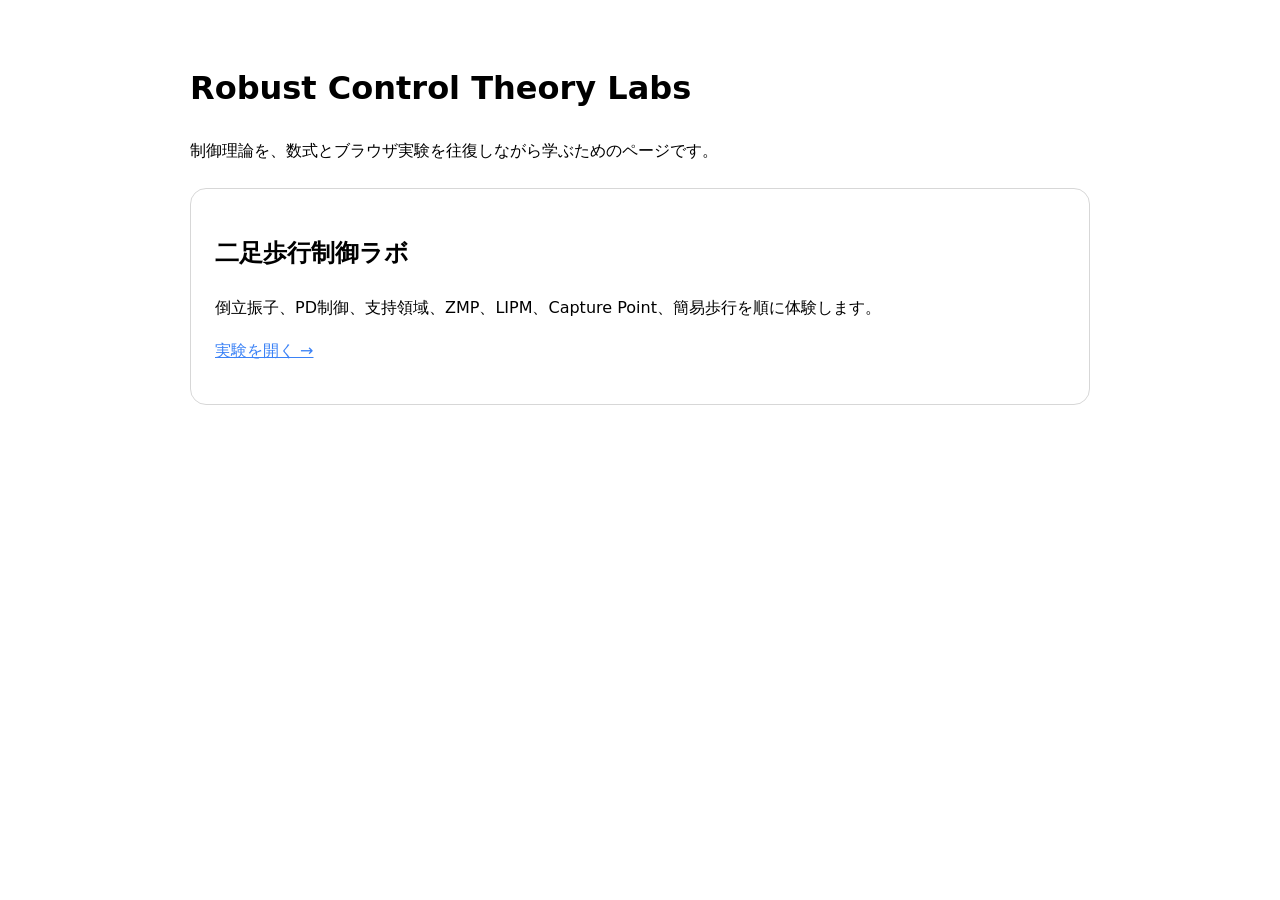
<file: docs/index.html>
<!doctype html>
<html lang="ja">
<head>
  <meta charset="utf-8">
  <meta name="viewport" content="width=device-width,initial-scale=1">
  <title>Robust Control Theory Labs</title>
  <style>
    :root { color-scheme: light dark; font-family: system-ui, sans-serif; }
    body { max-width: 900px; margin: 0 auto; padding: 40px 20px; line-height: 1.7; }
    a { color: #3b82f6; }
    .card { border: 1px solid #8885; border-radius: 16px; padding: 24px; margin-top: 24px; }
  </style>
</head>
<body>
  <h1>Robust Control Theory Labs</h1>
  <p>制御理論を、数式とブラウザ実験を往復しながら学ぶためのページです。</p>
  <section class="card">
    <h2>二足歩行制御ラボ</h2>
    <p>倒立振子、PD制御、支持領域、ZMP、LIPM、Capture Point、簡易歩行を順に体験します。</p>
    <p><a href="./bipedal-control/">実験を開く →</a></p>
  </section>
</body>
</html>
</file>
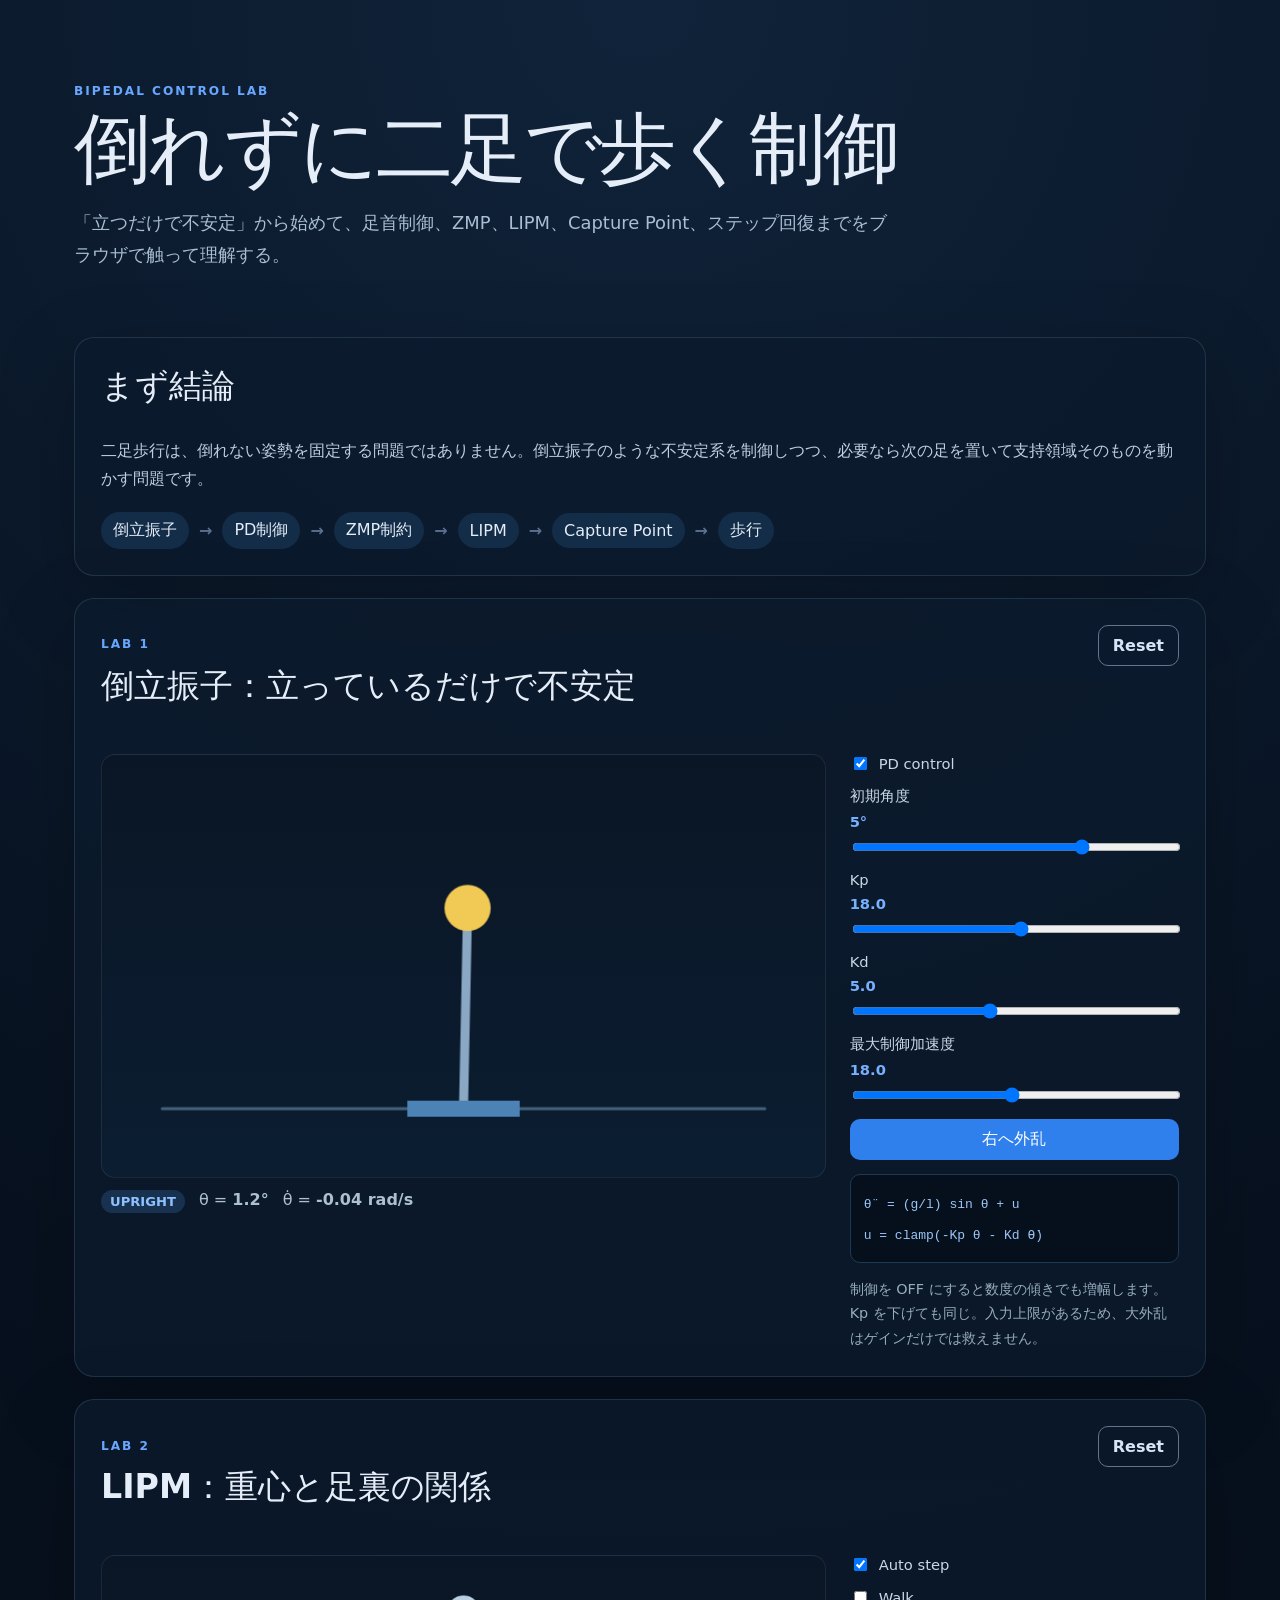
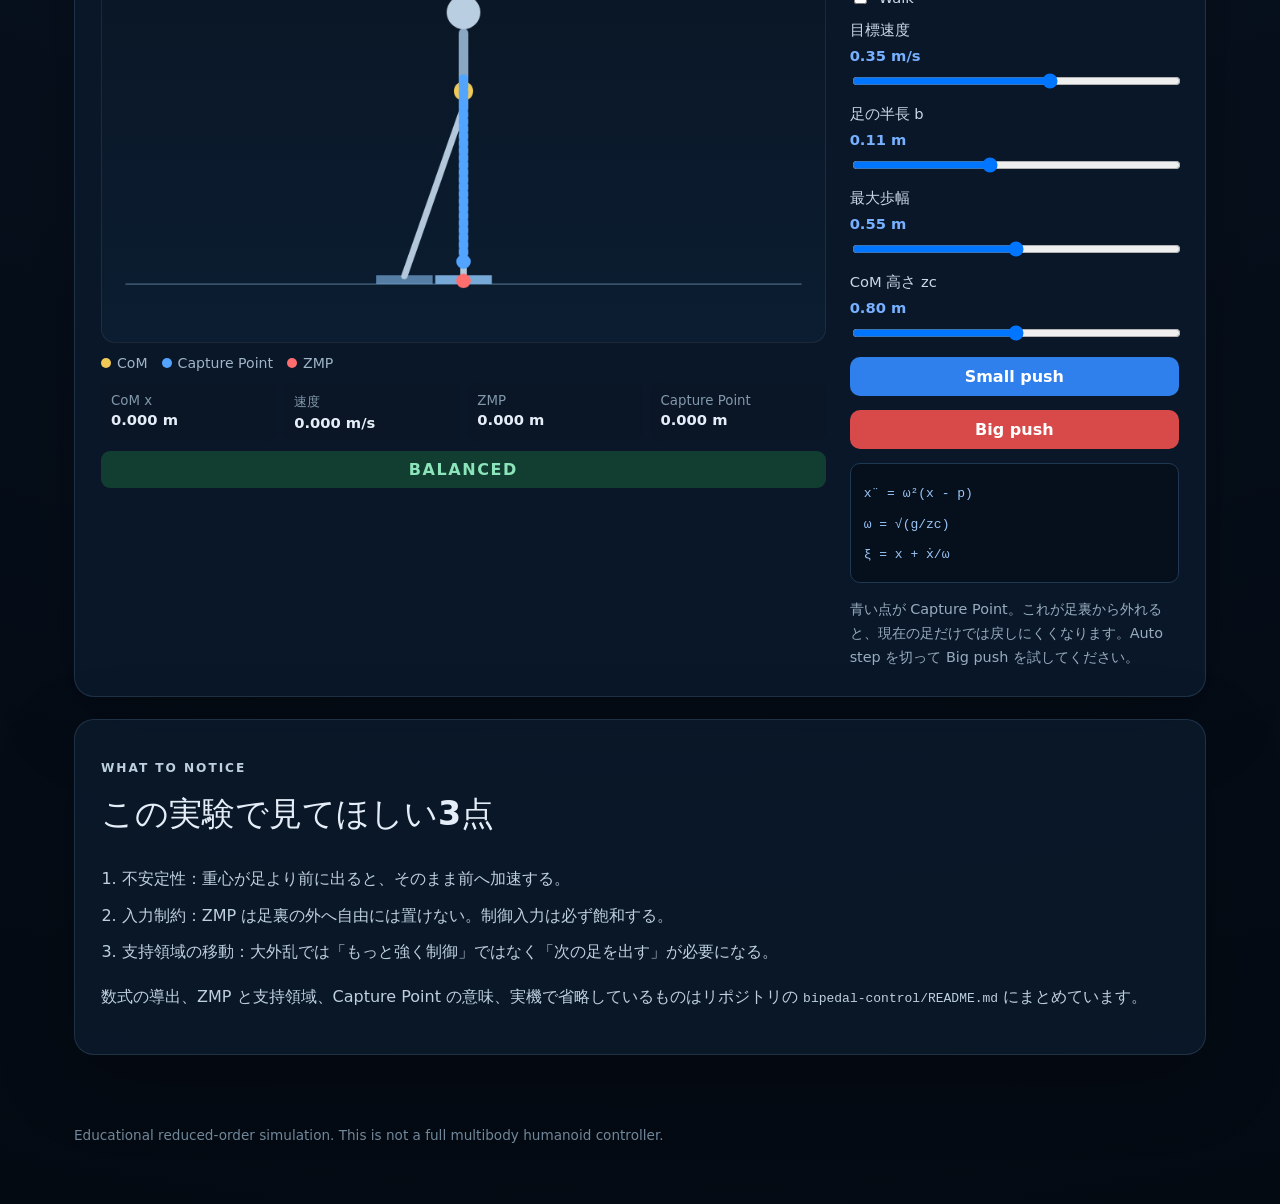
<file: docs/bipedal-control/index.html>
<!doctype html>
<html lang="ja">
<head>
  <meta charset="utf-8">
  <meta name="viewport" content="width=device-width, initial-scale=1">
  <meta name="description" content="倒立振子からLIPM・ZMP・Capture Pointまでをブラウザで学ぶ二足歩行制御教材">
  <title>二足歩行制御ラボ</title>
  <link rel="stylesheet" href="./style.css">
</head>
<body>
  <header class="hero">
    <div>
      <p class="eyebrow">BIPEDAL CONTROL LAB</p>
      <h1>倒れずに二足で歩く制御</h1>
      <p class="lead">「立つだけで不安定」から始めて、足首制御、ZMP、LIPM、Capture Point、ステップ回復までをブラウザで触って理解する。</p>
    </div>
  </header>

  <main>
    <section class="intro panel">
      <h2>まず結論</h2>
      <p>二足歩行は、倒れない姿勢を固定する問題ではありません。倒立振子のような不安定系を制御しつつ、必要なら次の足を置いて<strong>支持領域そのものを動かす</strong>問題です。</p>
      <div class="flow">
        <span>倒立振子</span><b>→</b><span>PD制御</span><b>→</b><span>ZMP制約</span><b>→</b><span>LIPM</span><b>→</b><span>Capture Point</span><b>→</b><span>歩行</span>
      </div>
    </section>

    <section class="panel">
      <div class="section-head">
        <div>
          <p class="step">LAB 1</p>
          <h2>倒立振子：立っているだけで不安定</h2>
        </div>
        <button id="pendulumReset" class="ghost">Reset</button>
      </div>

      <div class="lab-grid">
        <div>
          <canvas id="pendulumCanvas" width="720" height="420"></canvas>
          <div class="status-row">
            <span id="pendulumStatus" class="badge">STABLE?</span>
            <span>θ = <strong id="thetaOut">0.0°</strong></span>
            <span>θ̇ = <strong id="thetaDotOut">0.00 rad/s</strong></span>
          </div>
        </div>

        <div class="controls">
          <label class="toggle"><input id="pendulumControl" type="checkbox" checked><span>PD control</span></label>

          <label>
            初期角度 <output id="theta0Label">5°</output>
            <input id="theta0" type="range" min="-12" max="12" value="5" step="1">
          </label>
          <label>
            Kp <output id="kpLabel">18.0</output>
            <input id="kp" type="range" min="0" max="35" value="18" step="0.5">
          </label>
          <label>
            Kd <output id="kdLabel">5.0</output>
            <input id="kd" type="range" min="0" max="12" value="5" step="0.2">
          </label>
          <label>
            最大制御加速度 <output id="uMaxLabel">18.0</output>
            <input id="uMax" type="range" min="2" max="35" value="18" step="1">
          </label>

          <button id="pendulumPush">右へ外乱</button>

          <div class="formula">
            <code>θ¨ = (g/l) sin θ + u</code><br>
            <code>u = clamp(-Kp θ - Kd θ̇)</code>
          </div>
          <p class="hint">制御を OFF にすると数度の傾きでも増幅します。Kp を下げても同じ。入力上限があるため、大外乱はゲインだけでは救えません。</p>
        </div>
      </div>
    </section>

    <section class="panel">
      <div class="section-head">
        <div>
          <p class="step">LAB 2</p>
          <h2>LIPM：重心と足裏の関係</h2>
        </div>
        <button id="lipmReset" class="ghost">Reset</button>
      </div>

      <div class="lab-grid">
        <div>
          <canvas id="lipmCanvas" width="900" height="480"></canvas>

          <div class="legend">
            <span><i class="dot com"></i>CoM</span>
            <span><i class="dot cp"></i>Capture Point</span>
            <span><i class="dot zmp"></i>ZMP</span>
          </div>

          <div class="metrics">
            <div><small>CoM x</small><strong id="xOut">0.000 m</strong></div>
            <div><small>速度</small><strong id="vOut">0.000 m/s</strong></div>
            <div><small>ZMP</small><strong id="zmpOut">0.000 m</strong></div>
            <div><small>Capture Point</small><strong id="cpOut">0.000 m</strong></div>
          </div>

          <div id="lipmStatus" class="big-status">BALANCED</div>
        </div>

        <div class="controls">
          <label class="toggle"><input id="autoStep" type="checkbox" checked><span>Auto step</span></label>
          <label class="toggle"><input id="walkMode" type="checkbox"><span>Walk</span></label>

          <label>
            目標速度 <output id="speedLabel">0.35 m/s</output>
            <input id="speed" type="range" min="-0.5" max="0.9" value="0.35" step="0.05">
          </label>

          <label>
            足の半長 b <output id="footHalfLabel">0.11 m</output>
            <input id="footHalf" type="range" min="0.06" max="0.18" value="0.11" step="0.01">
          </label>

          <label>
            最大歩幅 <output id="stepReachLabel">0.55 m</output>
            <input id="stepReach" type="range" min="0.25" max="0.85" value="0.55" step="0.05">
          </label>

          <label>
            CoM 高さ zc <output id="heightLabel">0.80 m</output>
            <input id="height" type="range" min="0.55" max="1.05" value="0.80" step="0.05">
          </label>

          <button id="pushSmall">Small push</button>
          <button id="pushBig" class="danger">Big push</button>

          <div class="formula">
            <code>x¨ = ω²(x - p)</code><br>
            <code>ω = √(g/zc)</code><br>
            <code>ξ = x + ẋ/ω</code>
          </div>

          <p class="hint">青い点が Capture Point。これが足裏から外れると、現在の足だけでは戻しにくくなります。Auto step を切って Big push を試してください。</p>
        </div>
      </div>
    </section>

    <section class="panel theory">
      <p class="step">WHAT TO NOTICE</p>
      <h2>この実験で見てほしい3点</h2>
      <ol>
        <li><strong>不安定性：</strong>重心が足より前に出ると、そのまま前へ加速する。</li>
        <li><strong>入力制約：</strong>ZMP は足裏の外へ自由には置けない。制御入力は必ず飽和する。</li>
        <li><strong>支持領域の移動：</strong>大外乱では「もっと強く制御」ではなく「次の足を出す」が必要になる。</li>
      </ol>
      <p>数式の導出、ZMP と支持領域、Capture Point の意味、実機で省略しているものはリポジトリの <code>bipedal-control/README.md</code> にまとめています。</p>
    </section>
  </main>

  <footer>
    <p>Educational reduced-order simulation. This is not a full multibody humanoid controller.</p>
  </footer>

  <script src="./app.js"></script>
</body>
</html>
</file>
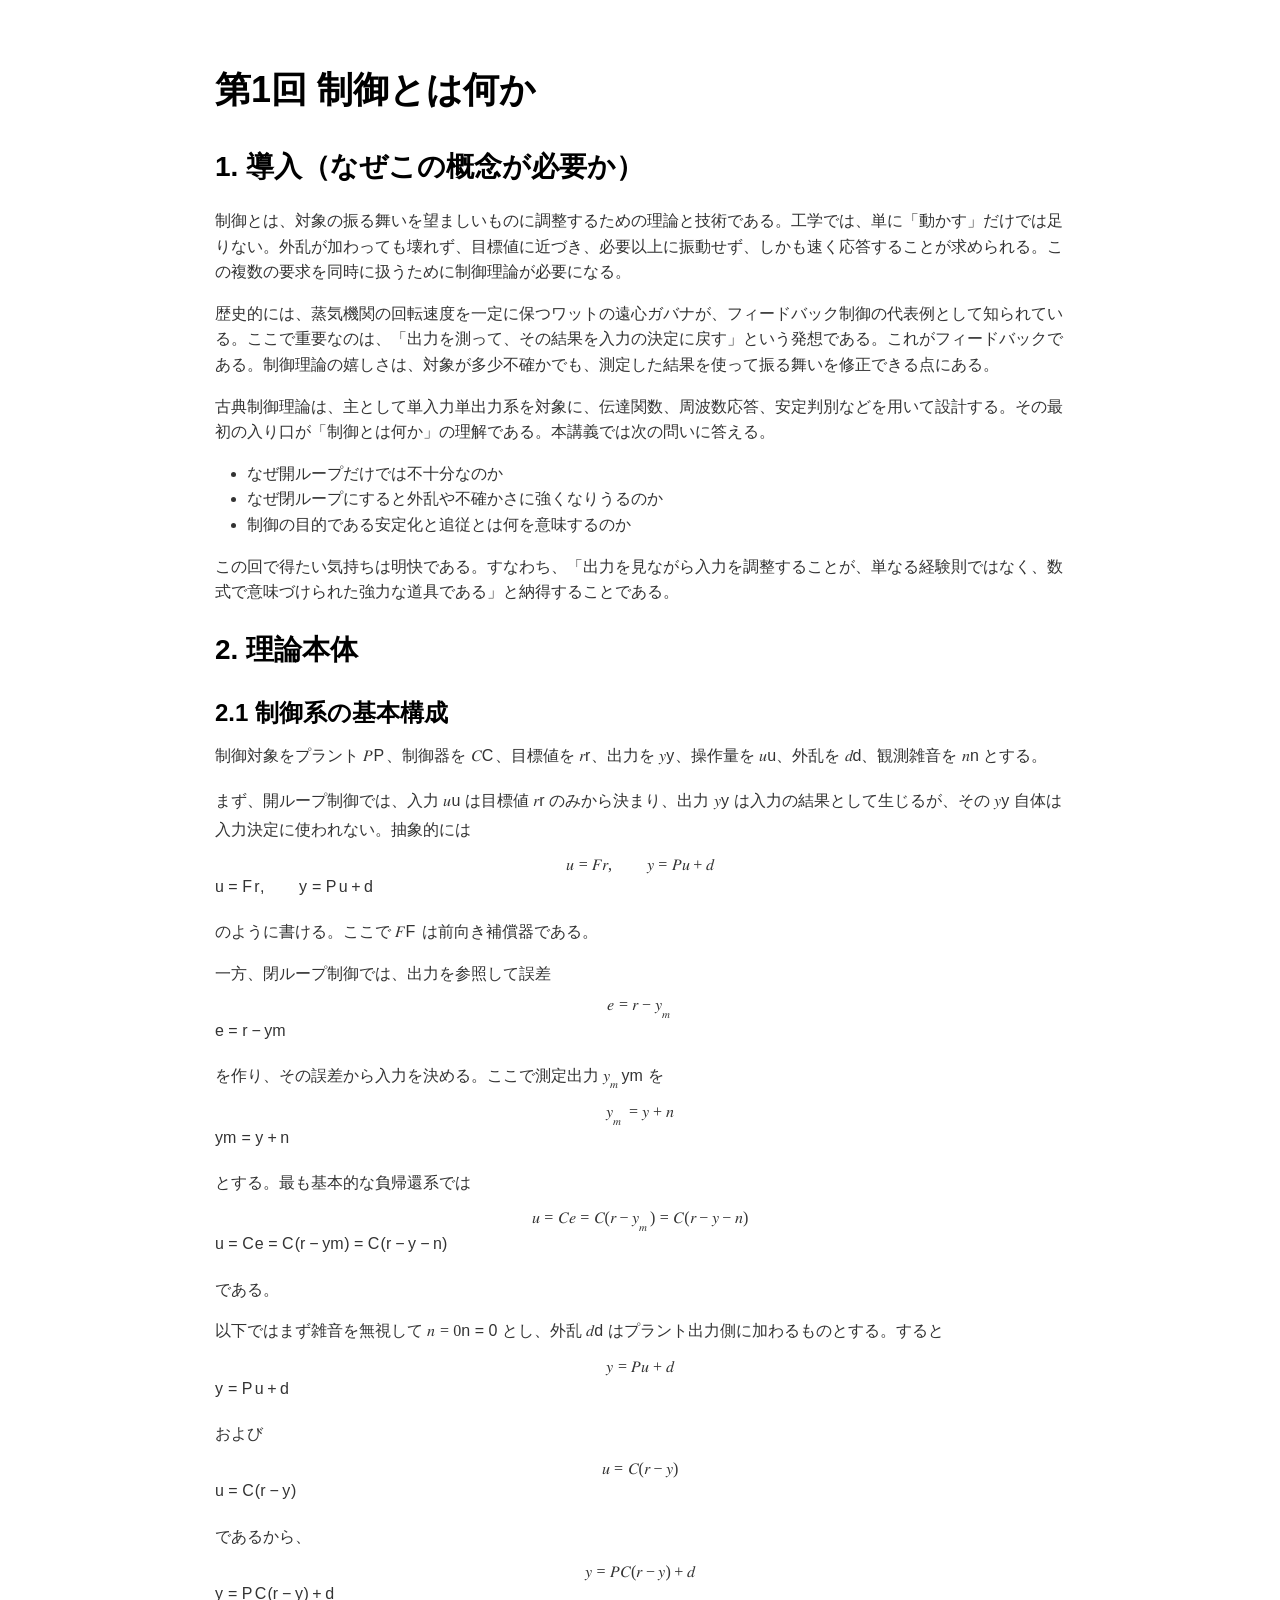
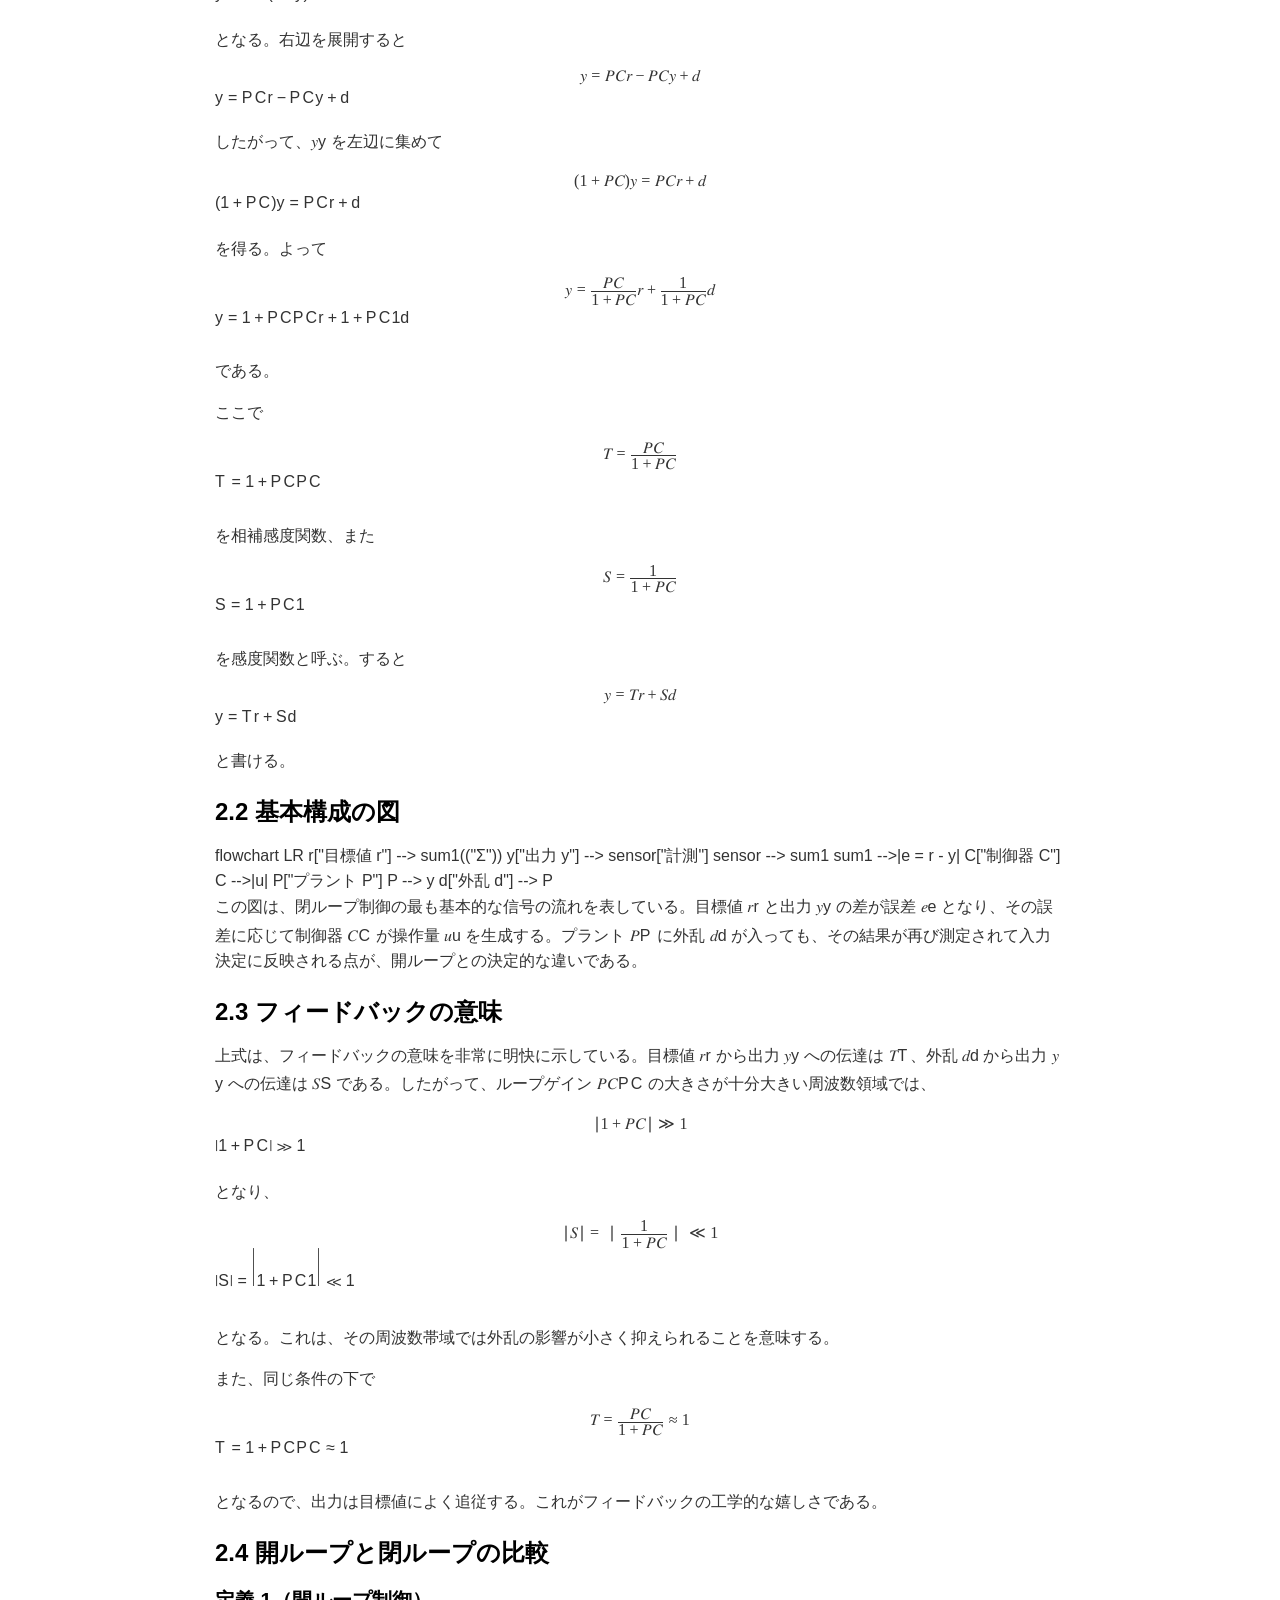
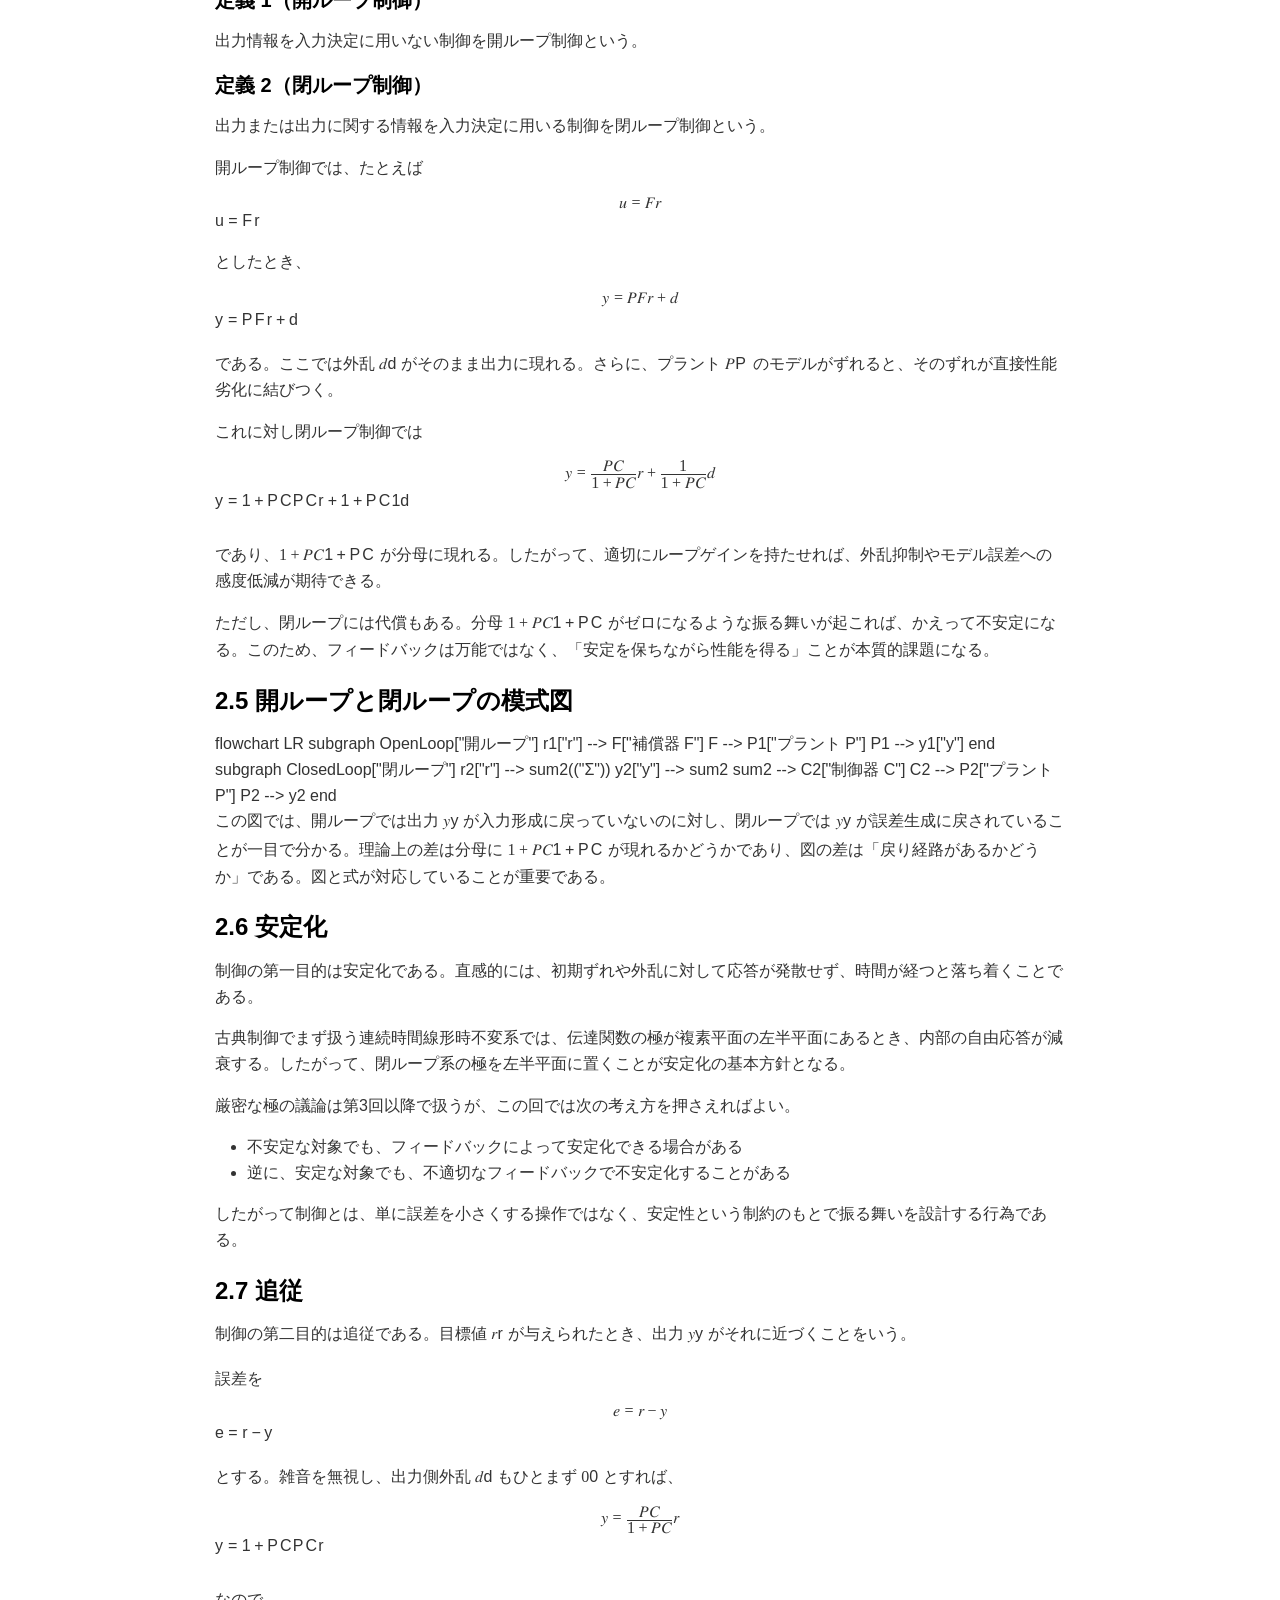
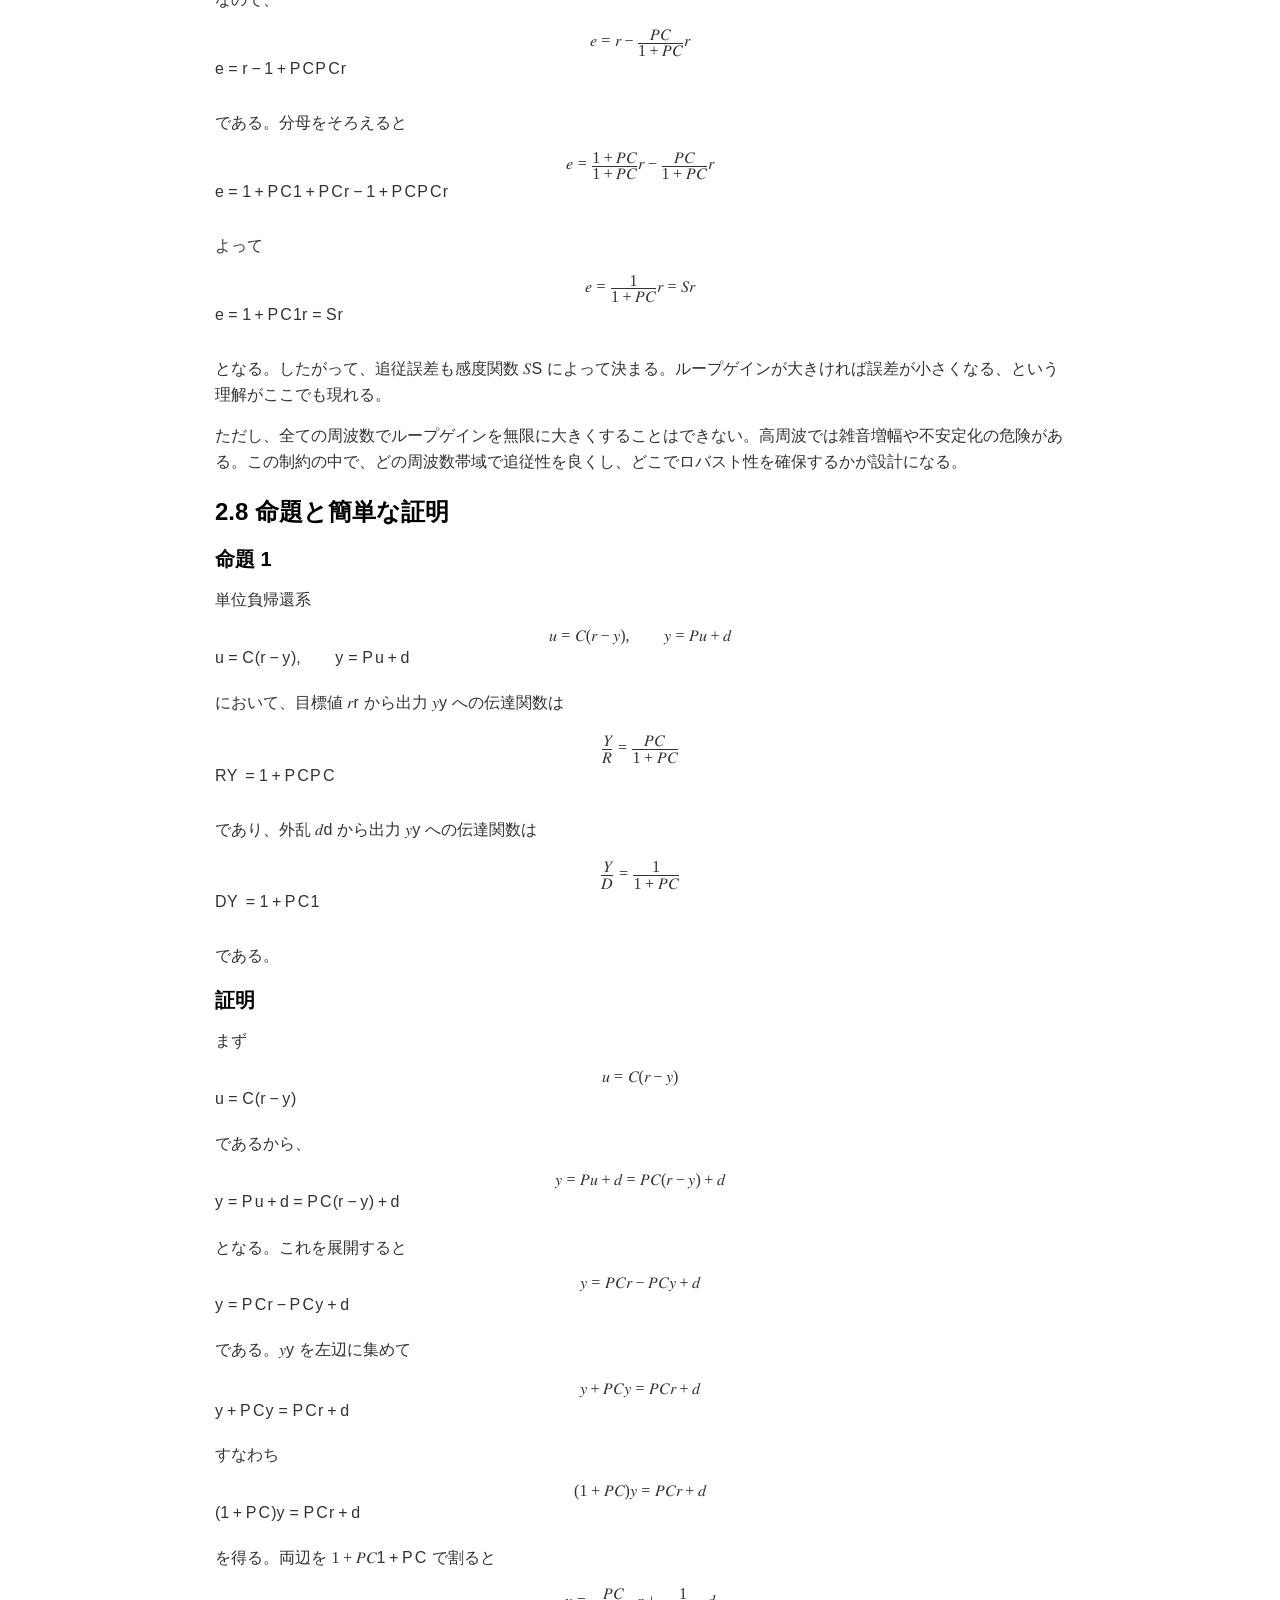
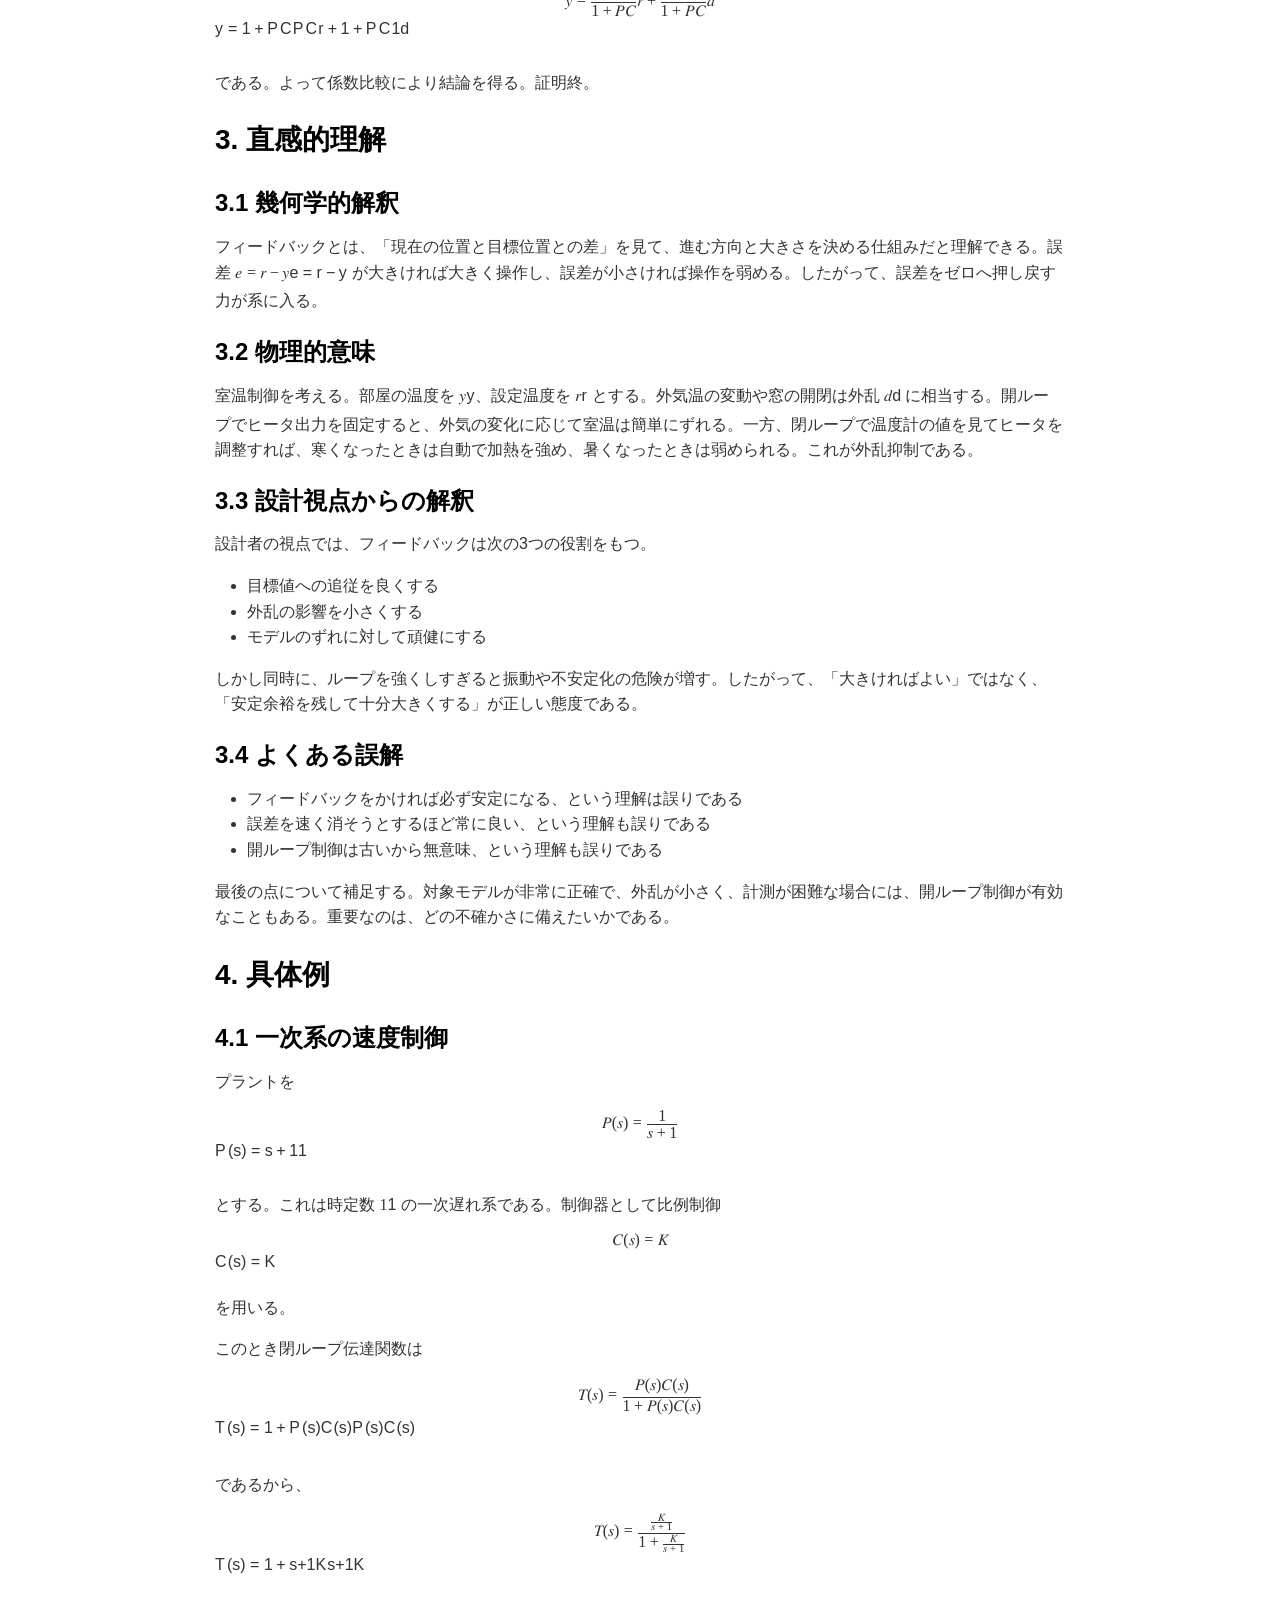
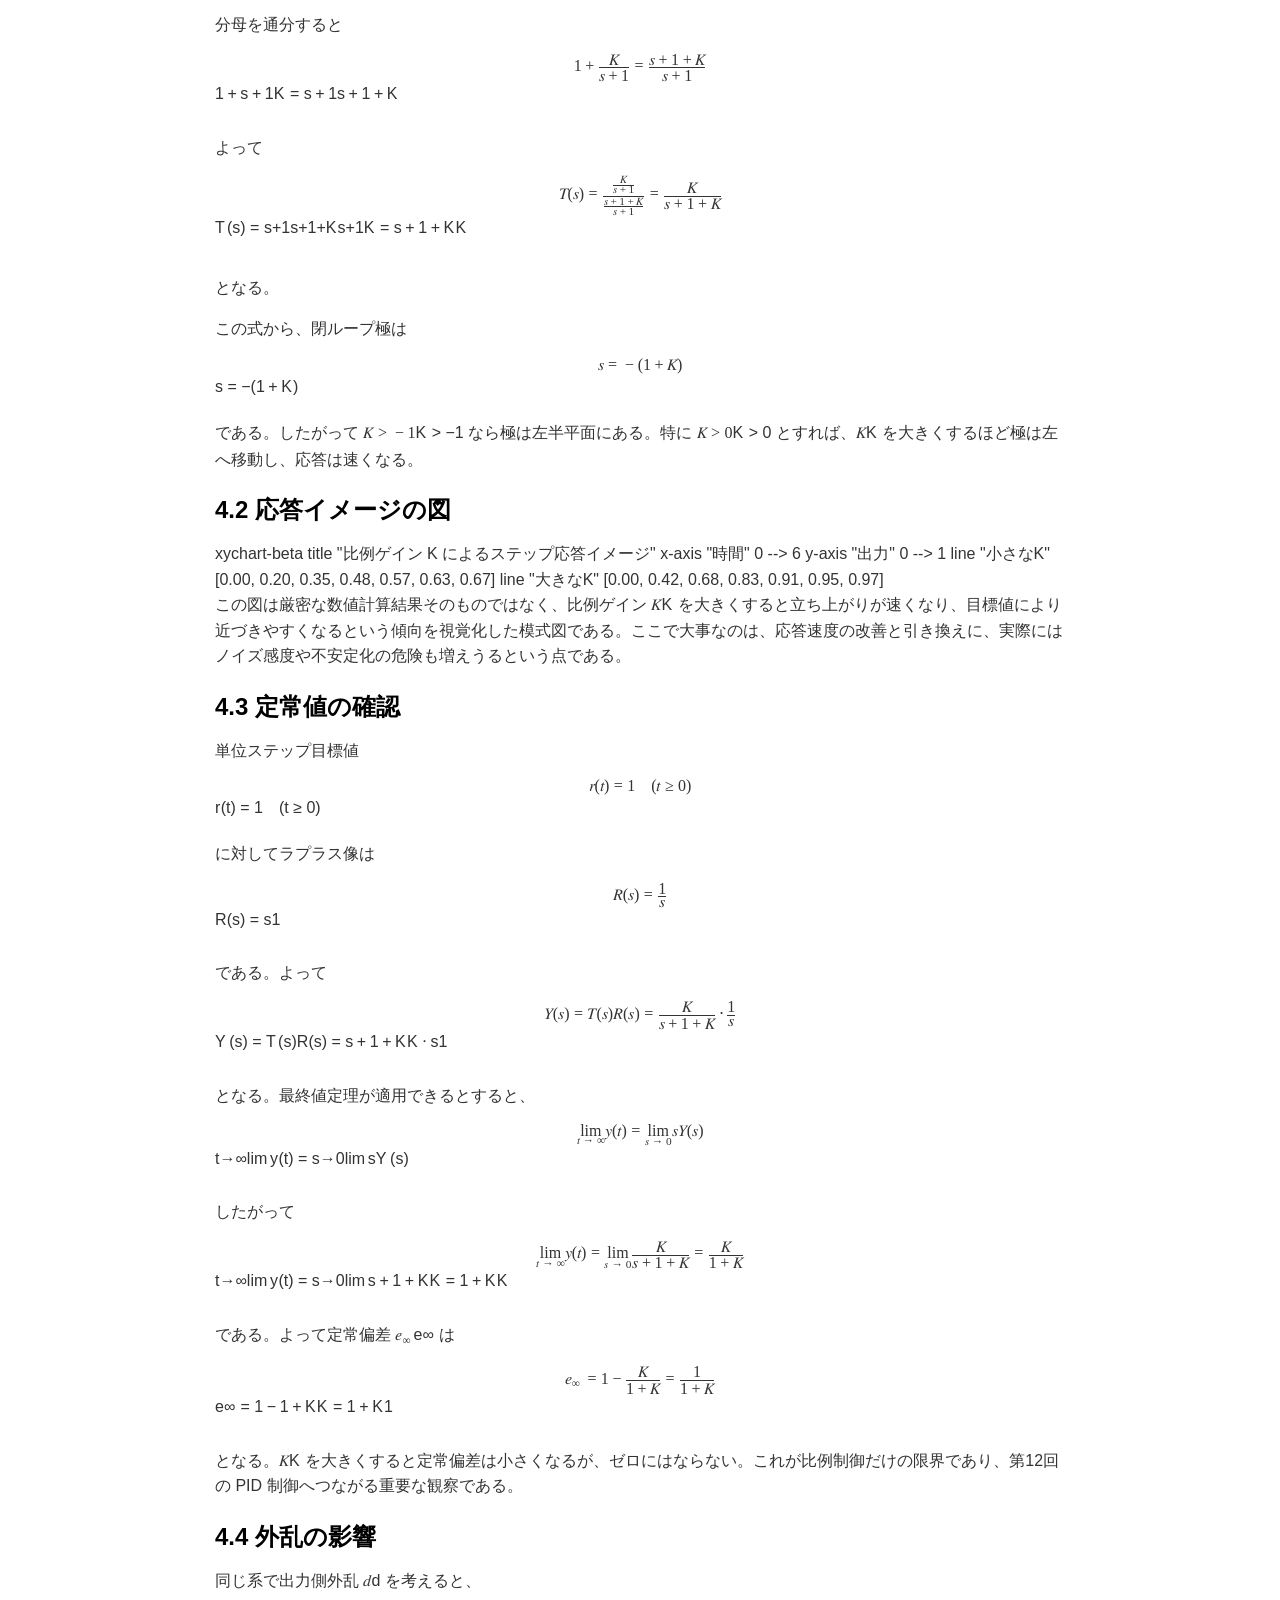
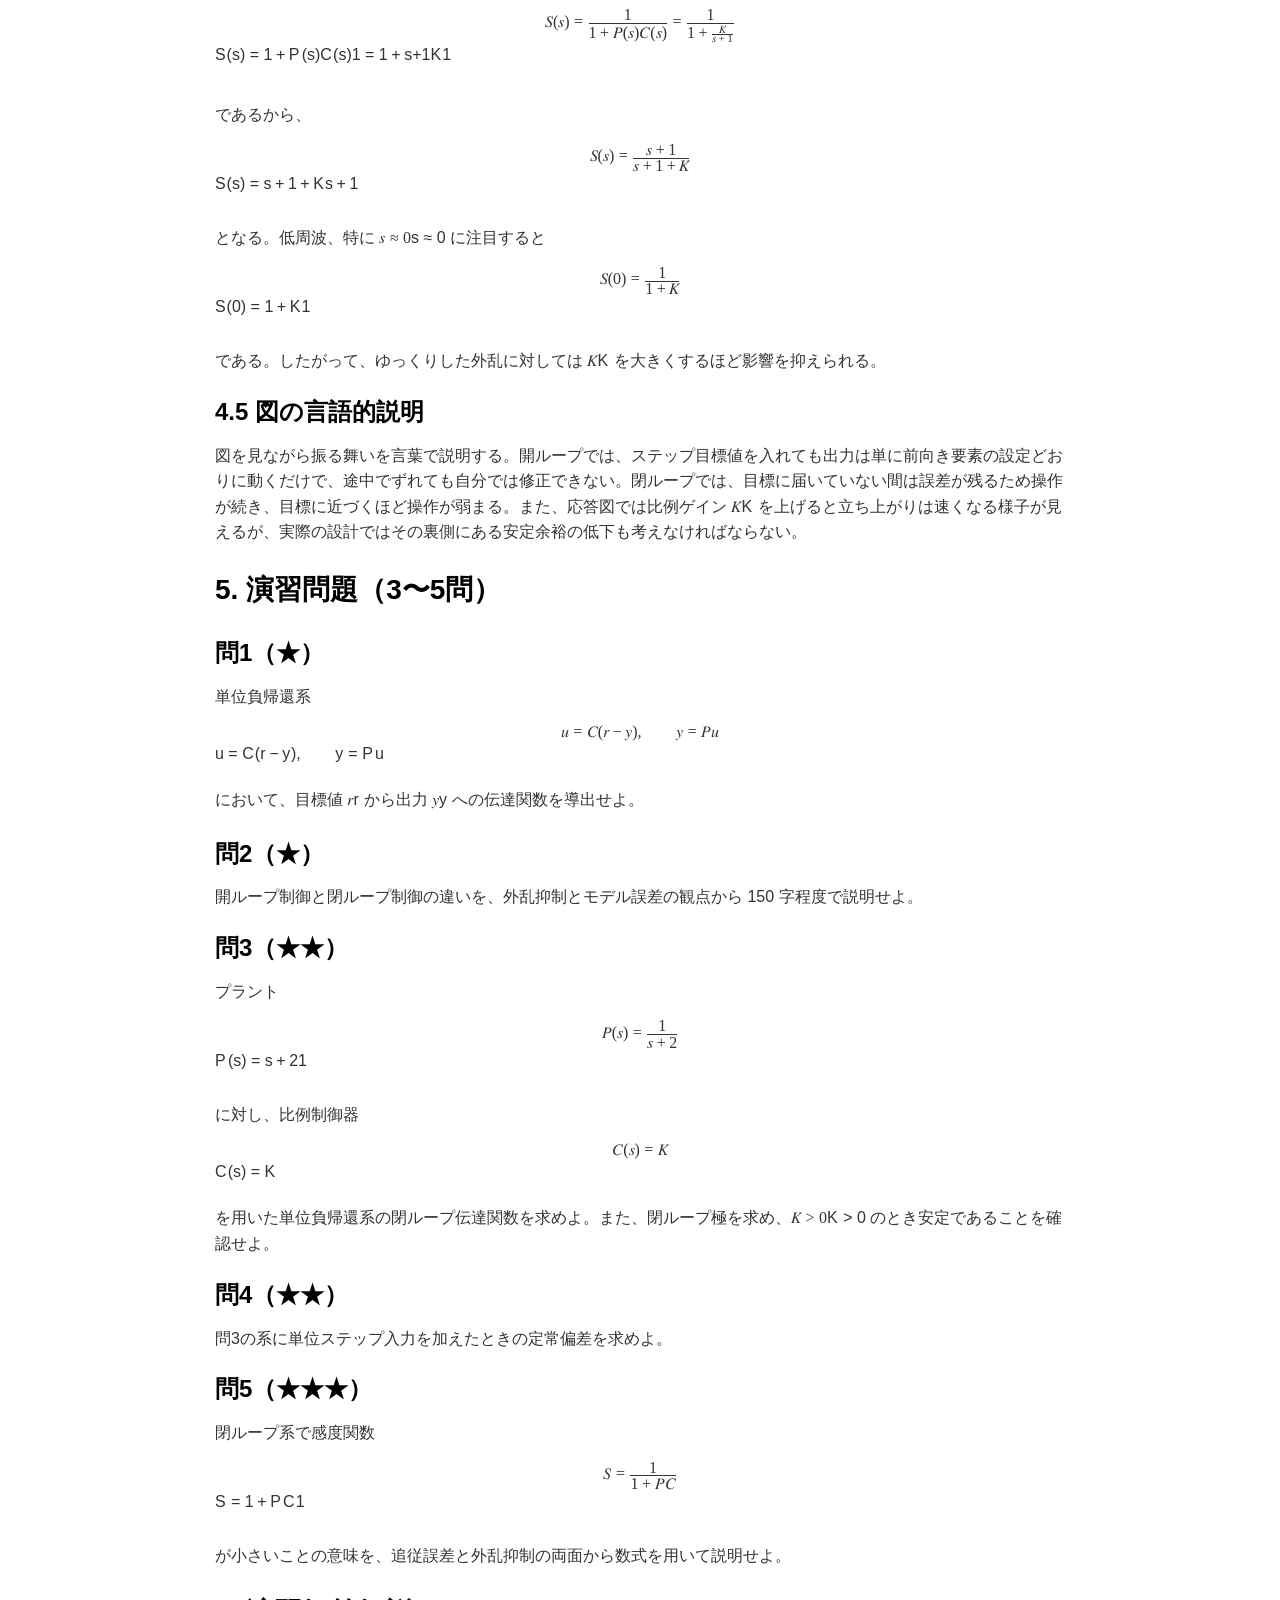
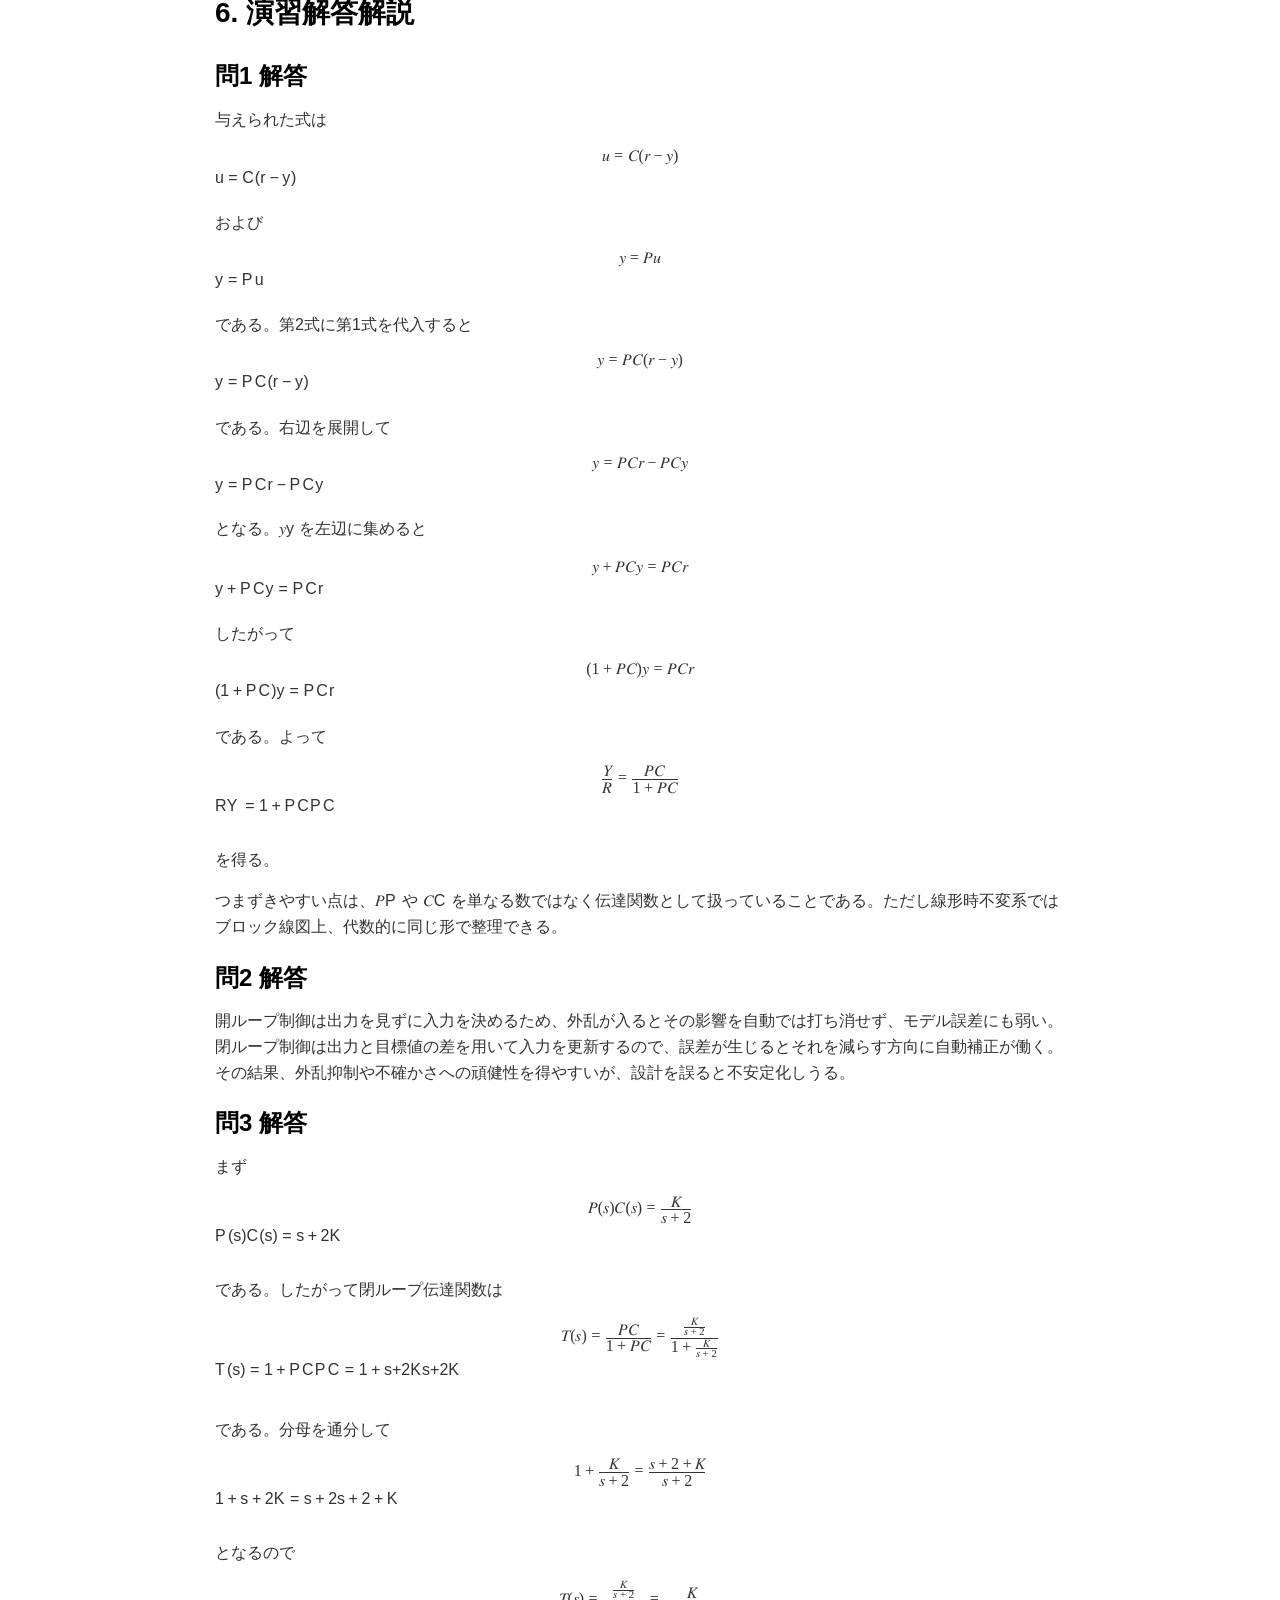
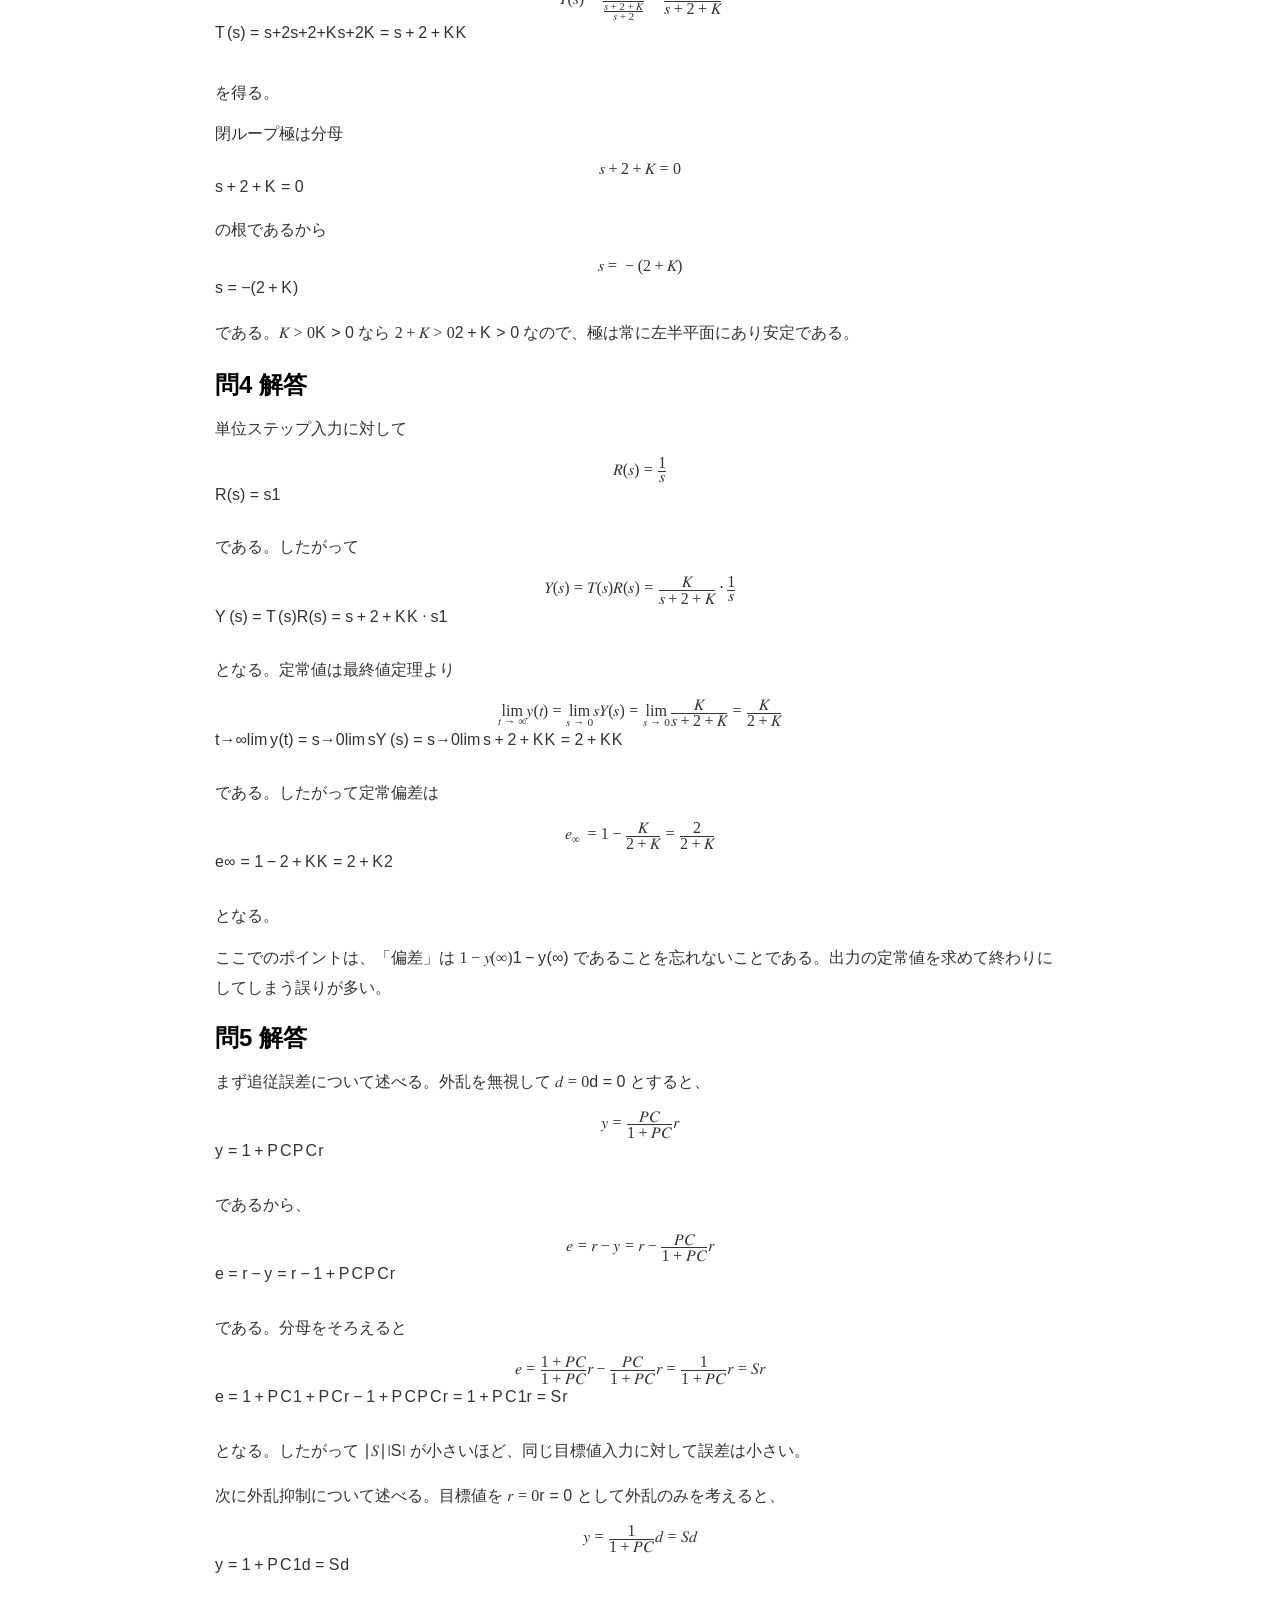
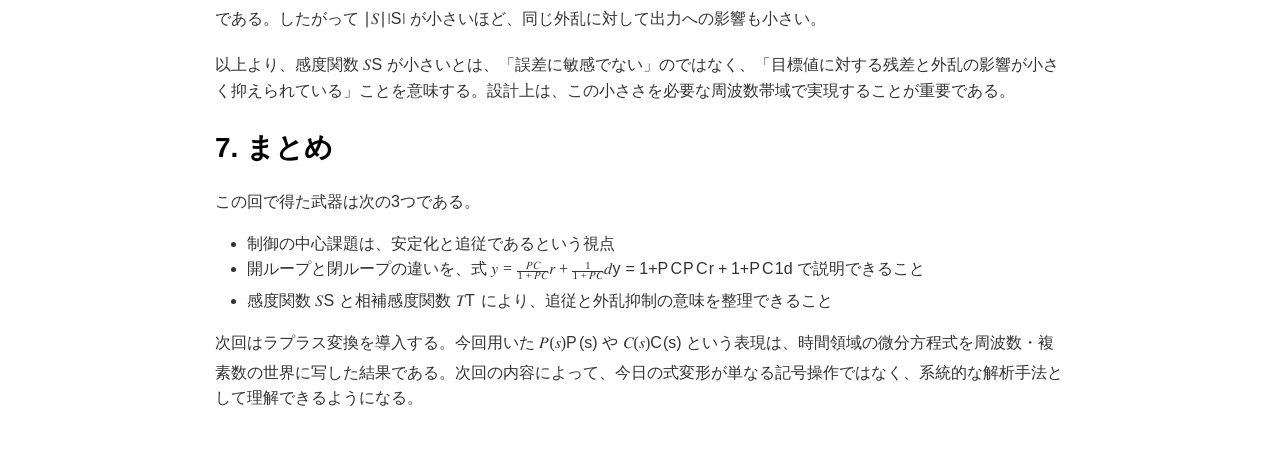
<file: 01_classical/01_制御とは何か.html>
<!DOCTYPE html><html><head>
      <title>01_制御とは何か</title>
      <meta charset="utf-8">
      <meta name="viewport" content="width=device-width, initial-scale=1.0">
      
      <link rel="stylesheet" href="file:///c:\Users\iizuka atushi\.vscode\extensions\shd101wyy.markdown-preview-enhanced-0.8.22\crossnote\dependencies\katex\katex.min.css">
      
      
      <script type="text/javascript" src="file:///c:\Users\iizuka atushi\.vscode\extensions\shd101wyy.markdown-preview-enhanced-0.8.22\crossnote\dependencies\mermaid\mermaid.min.js" charset="UTF-8"></script>
      
      
      <style>
      code[class*=language-],pre[class*=language-]{color:#333;background:0 0;font-family:Consolas,"Liberation Mono",Menlo,Courier,monospace;text-align:left;white-space:pre;word-spacing:normal;word-break:normal;word-wrap:normal;line-height:1.4;-moz-tab-size:8;-o-tab-size:8;tab-size:8;-webkit-hyphens:none;-moz-hyphens:none;-ms-hyphens:none;hyphens:none}pre[class*=language-]{padding:.8em;overflow:auto;border-radius:3px;background:#f5f5f5}:not(pre)>code[class*=language-]{padding:.1em;border-radius:.3em;white-space:normal;background:#f5f5f5}.token.blockquote,.token.comment{color:#969896}.token.cdata{color:#183691}.token.doctype,.token.macro.property,.token.punctuation,.token.variable{color:#333}.token.builtin,.token.important,.token.keyword,.token.operator,.token.rule{color:#a71d5d}.token.attr-value,.token.regex,.token.string,.token.url{color:#183691}.token.atrule,.token.boolean,.token.code,.token.command,.token.constant,.token.entity,.token.number,.token.property,.token.symbol{color:#0086b3}.token.prolog,.token.selector,.token.tag{color:#63a35c}.token.attr-name,.token.class,.token.class-name,.token.function,.token.id,.token.namespace,.token.pseudo-class,.token.pseudo-element,.token.url-reference .token.variable{color:#795da3}.token.entity{cursor:help}.token.title,.token.title .token.punctuation{font-weight:700;color:#1d3e81}.token.list{color:#ed6a43}.token.inserted{background-color:#eaffea;color:#55a532}.token.deleted{background-color:#ffecec;color:#bd2c00}.token.bold{font-weight:700}.token.italic{font-style:italic}.language-json .token.property{color:#183691}.language-markup .token.tag .token.punctuation{color:#333}.language-css .token.function,code.language-css{color:#0086b3}.language-yaml .token.atrule{color:#63a35c}code.language-yaml{color:#183691}.language-ruby .token.function{color:#333}.language-markdown .token.url{color:#795da3}.language-makefile .token.symbol{color:#795da3}.language-makefile .token.variable{color:#183691}.language-makefile .token.builtin{color:#0086b3}.language-bash .token.keyword{color:#0086b3}pre[data-line]{position:relative;padding:1em 0 1em 3em}pre[data-line] .line-highlight-wrapper{position:absolute;top:0;left:0;background-color:transparent;display:block;width:100%}pre[data-line] .line-highlight{position:absolute;left:0;right:0;padding:inherit 0;margin-top:1em;background:hsla(24,20%,50%,.08);background:linear-gradient(to right,hsla(24,20%,50%,.1) 70%,hsla(24,20%,50%,0));pointer-events:none;line-height:inherit;white-space:pre}pre[data-line] .line-highlight:before,pre[data-line] .line-highlight[data-end]:after{content:attr(data-start);position:absolute;top:.4em;left:.6em;min-width:1em;padding:0 .5em;background-color:hsla(24,20%,50%,.4);color:#f4f1ef;font:bold 65%/1.5 sans-serif;text-align:center;vertical-align:.3em;border-radius:999px;text-shadow:none;box-shadow:0 1px #fff}pre[data-line] .line-highlight[data-end]:after{content:attr(data-end);top:auto;bottom:.4em}html body{font-family:'Helvetica Neue',Helvetica,'Segoe UI',Arial,freesans,sans-serif;font-size:16px;line-height:1.6;color:#333;background-color:#fff;overflow:initial;box-sizing:border-box;word-wrap:break-word}html body>:first-child{margin-top:0}html body h1,html body h2,html body h3,html body h4,html body h5,html body h6{line-height:1.2;margin-top:1em;margin-bottom:16px;color:#000}html body h1{font-size:2.25em;font-weight:300;padding-bottom:.3em}html body h2{font-size:1.75em;font-weight:400;padding-bottom:.3em}html body h3{font-size:1.5em;font-weight:500}html body h4{font-size:1.25em;font-weight:600}html body h5{font-size:1.1em;font-weight:600}html body h6{font-size:1em;font-weight:600}html body h1,html body h2,html body h3,html body h4,html body h5{font-weight:600}html body h5{font-size:1em}html body h6{color:#5c5c5c}html body strong{color:#000}html body del{color:#5c5c5c}html body a:not([href]){color:inherit;text-decoration:none}html body a{color:#08c;text-decoration:none}html body a:hover{color:#00a3f5;text-decoration:none}html body img{max-width:100%}html body>p{margin-top:0;margin-bottom:16px;word-wrap:break-word}html body>ol,html body>ul{margin-bottom:16px}html body ol,html body ul{padding-left:2em}html body ol.no-list,html body ul.no-list{padding:0;list-style-type:none}html body ol ol,html body ol ul,html body ul ol,html body ul ul{margin-top:0;margin-bottom:0}html body li{margin-bottom:0}html body li.task-list-item{list-style:none}html body li>p{margin-top:0;margin-bottom:0}html body .task-list-item-checkbox{margin:0 .2em .25em -1.8em;vertical-align:middle}html body .task-list-item-checkbox:hover{cursor:pointer}html body blockquote{margin:16px 0;font-size:inherit;padding:0 15px;color:#5c5c5c;background-color:#f0f0f0;border-left:4px solid #d6d6d6}html body blockquote>:first-child{margin-top:0}html body blockquote>:last-child{margin-bottom:0}html body hr{height:4px;margin:32px 0;background-color:#d6d6d6;border:0 none}html body table{margin:10px 0 15px 0;border-collapse:collapse;border-spacing:0;display:block;width:100%;overflow:auto;word-break:normal;word-break:keep-all}html body table th{font-weight:700;color:#000}html body table td,html body table th{border:1px solid #d6d6d6;padding:6px 13px}html body dl{padding:0}html body dl dt{padding:0;margin-top:16px;font-size:1em;font-style:italic;font-weight:700}html body dl dd{padding:0 16px;margin-bottom:16px}html body code{font-family:Menlo,Monaco,Consolas,'Courier New',monospace;font-size:.85em;color:#000;background-color:#f0f0f0;border-radius:3px;padding:.2em 0}html body code::after,html body code::before{letter-spacing:-.2em;content:'\00a0'}html body pre>code{padding:0;margin:0;word-break:normal;white-space:pre;background:0 0;border:0}html body .highlight{margin-bottom:16px}html body .highlight pre,html body pre{padding:1em;overflow:auto;line-height:1.45;border:#d6d6d6;border-radius:3px}html body .highlight pre{margin-bottom:0;word-break:normal}html body pre code,html body pre tt{display:inline;max-width:initial;padding:0;margin:0;overflow:initial;line-height:inherit;word-wrap:normal;background-color:transparent;border:0}html body pre code:after,html body pre code:before,html body pre tt:after,html body pre tt:before{content:normal}html body blockquote,html body dl,html body ol,html body p,html body pre,html body ul{margin-top:0;margin-bottom:16px}html body kbd{color:#000;border:1px solid #d6d6d6;border-bottom:2px solid #c7c7c7;padding:2px 4px;background-color:#f0f0f0;border-radius:3px}@media print{html body{background-color:#fff}html body h1,html body h2,html body h3,html body h4,html body h5,html body h6{color:#000;page-break-after:avoid}html body blockquote{color:#5c5c5c}html body pre{page-break-inside:avoid}html body table{display:table}html body img{display:block;max-width:100%;max-height:100%}html body code,html body pre{word-wrap:break-word;white-space:pre}}.markdown-preview{width:100%;height:100%;box-sizing:border-box}.markdown-preview ul{list-style:disc}.markdown-preview ul ul{list-style:circle}.markdown-preview ul ul ul{list-style:square}.markdown-preview ol{list-style:decimal}.markdown-preview ol ol,.markdown-preview ul ol{list-style-type:lower-roman}.markdown-preview ol ol ol,.markdown-preview ol ul ol,.markdown-preview ul ol ol,.markdown-preview ul ul ol{list-style-type:lower-alpha}.markdown-preview .newpage,.markdown-preview .pagebreak{page-break-before:always}.markdown-preview pre.line-numbers{position:relative;padding-left:3.8em;counter-reset:linenumber}.markdown-preview pre.line-numbers>code{position:relative}.markdown-preview pre.line-numbers .line-numbers-rows{position:absolute;pointer-events:none;top:1em;font-size:100%;left:0;width:3em;letter-spacing:-1px;border-right:1px solid #999;-webkit-user-select:none;-moz-user-select:none;-ms-user-select:none;user-select:none}.markdown-preview pre.line-numbers .line-numbers-rows>span{pointer-events:none;display:block;counter-increment:linenumber}.markdown-preview pre.line-numbers .line-numbers-rows>span:before{content:counter(linenumber);color:#999;display:block;padding-right:.8em;text-align:right}.markdown-preview .mathjax-exps .MathJax_Display{text-align:center!important}.markdown-preview:not([data-for=preview]) .code-chunk .code-chunk-btn-group{display:none}.markdown-preview:not([data-for=preview]) .code-chunk .status{display:none}.markdown-preview:not([data-for=preview]) .code-chunk .output-div{margin-bottom:16px}.markdown-preview .md-toc{padding:0}.markdown-preview .md-toc .md-toc-link-wrapper .md-toc-link{display:inline;padding:.25rem 0}.markdown-preview .md-toc .md-toc-link-wrapper .md-toc-link div,.markdown-preview .md-toc .md-toc-link-wrapper .md-toc-link p{display:inline}.markdown-preview .md-toc .md-toc-link-wrapper.highlighted .md-toc-link{font-weight:800}.scrollbar-style::-webkit-scrollbar{width:8px}.scrollbar-style::-webkit-scrollbar-track{border-radius:10px;background-color:transparent}.scrollbar-style::-webkit-scrollbar-thumb{border-radius:5px;background-color:rgba(150,150,150,.66);border:4px solid rgba(150,150,150,.66);background-clip:content-box}html body[for=html-export]:not([data-presentation-mode]){position:relative;width:100%;height:100%;top:0;left:0;margin:0;padding:0;overflow:auto}html body[for=html-export]:not([data-presentation-mode]) .markdown-preview{position:relative;top:0;min-height:100vh}@media screen and (min-width:914px){html body[for=html-export]:not([data-presentation-mode]) .markdown-preview{padding:2em calc(50% - 457px + 2em)}}@media screen and (max-width:914px){html body[for=html-export]:not([data-presentation-mode]) .markdown-preview{padding:2em}}@media screen and (max-width:450px){html body[for=html-export]:not([data-presentation-mode]) .markdown-preview{font-size:14px!important;padding:1em}}@media print{html body[for=html-export]:not([data-presentation-mode]) #sidebar-toc-btn{display:none}}html body[for=html-export]:not([data-presentation-mode]) #sidebar-toc-btn{position:fixed;bottom:8px;left:8px;font-size:28px;cursor:pointer;color:inherit;z-index:99;width:32px;text-align:center;opacity:.4}html body[for=html-export]:not([data-presentation-mode])[html-show-sidebar-toc] #sidebar-toc-btn{opacity:1}html body[for=html-export]:not([data-presentation-mode])[html-show-sidebar-toc] .md-sidebar-toc{position:fixed;top:0;left:0;width:300px;height:100%;padding:32px 0 48px 0;font-size:14px;box-shadow:0 0 4px rgba(150,150,150,.33);box-sizing:border-box;overflow:auto;background-color:inherit}html body[for=html-export]:not([data-presentation-mode])[html-show-sidebar-toc] .md-sidebar-toc::-webkit-scrollbar{width:8px}html body[for=html-export]:not([data-presentation-mode])[html-show-sidebar-toc] .md-sidebar-toc::-webkit-scrollbar-track{border-radius:10px;background-color:transparent}html body[for=html-export]:not([data-presentation-mode])[html-show-sidebar-toc] .md-sidebar-toc::-webkit-scrollbar-thumb{border-radius:5px;background-color:rgba(150,150,150,.66);border:4px solid rgba(150,150,150,.66);background-clip:content-box}html body[for=html-export]:not([data-presentation-mode])[html-show-sidebar-toc] .md-sidebar-toc a{text-decoration:none}html body[for=html-export]:not([data-presentation-mode])[html-show-sidebar-toc] .md-sidebar-toc .md-toc{padding:0 16px}html body[for=html-export]:not([data-presentation-mode])[html-show-sidebar-toc] .md-sidebar-toc .md-toc .md-toc-link-wrapper .md-toc-link{display:inline;padding:.25rem 0}html body[for=html-export]:not([data-presentation-mode])[html-show-sidebar-toc] .md-sidebar-toc .md-toc .md-toc-link-wrapper .md-toc-link div,html body[for=html-export]:not([data-presentation-mode])[html-show-sidebar-toc] .md-sidebar-toc .md-toc .md-toc-link-wrapper .md-toc-link p{display:inline}html body[for=html-export]:not([data-presentation-mode])[html-show-sidebar-toc] .md-sidebar-toc .md-toc .md-toc-link-wrapper.highlighted .md-toc-link{font-weight:800}html body[for=html-export]:not([data-presentation-mode])[html-show-sidebar-toc] .markdown-preview{left:300px;width:calc(100% - 300px);padding:2em calc(50% - 457px - 300px / 2);margin:0;box-sizing:border-box}@media screen and (max-width:1274px){html body[for=html-export]:not([data-presentation-mode])[html-show-sidebar-toc] .markdown-preview{padding:2em}}@media screen and (max-width:450px){html body[for=html-export]:not([data-presentation-mode])[html-show-sidebar-toc] .markdown-preview{width:100%}}html body[for=html-export]:not([data-presentation-mode]):not([html-show-sidebar-toc]) .markdown-preview{left:50%;transform:translateX(-50%)}html body[for=html-export]:not([data-presentation-mode]):not([html-show-sidebar-toc]) .md-sidebar-toc{display:none}
/* Please visit the URL below for more information: */
/*   https://shd101wyy.github.io/markdown-preview-enhanced/#/customize-css */

      </style>
      <script type="text/javascript">
  document.addEventListener("DOMContentLoaded", function () {
    // your code here
  });
</script>
    </head>
    <body for="html-export">
      <div class="crossnote markdown-preview  ">
      
<h1 id="第1回-制御とは何か">第1回 制御とは何か </h1>
<h2 id="1-導入なぜこの概念が必要か">1. 導入（なぜこの概念が必要か） </h2>
<p>制御とは、対象の振る舞いを望ましいものに調整するための理論と技術である。工学では、単に「動かす」だけでは足りない。外乱が加わっても壊れず、目標値に近づき、必要以上に振動せず、しかも速く応答することが求められる。この複数の要求を同時に扱うために制御理論が必要になる。</p>
<p>歴史的には、蒸気機関の回転速度を一定に保つワットの遠心ガバナが、フィードバック制御の代表例として知られている。ここで重要なのは、「出力を測って、その結果を入力の決定に戻す」という発想である。これがフィードバックである。制御理論の嬉しさは、対象が多少不確かでも、測定した結果を使って振る舞いを修正できる点にある。</p>
<p>古典制御理論は、主として単入力単出力系を対象に、伝達関数、周波数応答、安定判別などを用いて設計する。その最初の入り口が「制御とは何か」の理解である。本講義では次の問いに答える。</p>
<ul>
<li>なぜ開ループだけでは不十分なのか</li>
<li>なぜ閉ループにすると外乱や不確かさに強くなりうるのか</li>
<li>制御の目的である安定化と追従とは何を意味するのか</li>
</ul>
<p>この回で得たい気持ちは明快である。すなわち、「出力を見ながら入力を調整することが、単なる経験則ではなく、数式で意味づけられた強力な道具である」と納得することである。</p>
<h2 id="2-理論本体">2. 理論本体 </h2>
<h3 id="21-制御系の基本構成">2.1 制御系の基本構成 </h3>
<p>制御対象をプラント <span class="katex"><span class="katex-mathml"><math xmlns="http://www.w3.org/1998/Math/MathML"><semantics><mrow><mi>P</mi></mrow><annotation encoding="application/x-tex">P</annotation></semantics></math></span><span class="katex-html" aria-hidden="true"><span class="base"><span class="strut" style="height:0.6833em;"></span><span class="mord mathnormal" style="margin-right:0.13889em;">P</span></span></span></span>、制御器を <span class="katex"><span class="katex-mathml"><math xmlns="http://www.w3.org/1998/Math/MathML"><semantics><mrow><mi>C</mi></mrow><annotation encoding="application/x-tex">C</annotation></semantics></math></span><span class="katex-html" aria-hidden="true"><span class="base"><span class="strut" style="height:0.6833em;"></span><span class="mord mathnormal" style="margin-right:0.07153em;">C</span></span></span></span>、目標値を <span class="katex"><span class="katex-mathml"><math xmlns="http://www.w3.org/1998/Math/MathML"><semantics><mrow><mi>r</mi></mrow><annotation encoding="application/x-tex">r</annotation></semantics></math></span><span class="katex-html" aria-hidden="true"><span class="base"><span class="strut" style="height:0.4306em;"></span><span class="mord mathnormal" style="margin-right:0.02778em;">r</span></span></span></span>、出力を <span class="katex"><span class="katex-mathml"><math xmlns="http://www.w3.org/1998/Math/MathML"><semantics><mrow><mi>y</mi></mrow><annotation encoding="application/x-tex">y</annotation></semantics></math></span><span class="katex-html" aria-hidden="true"><span class="base"><span class="strut" style="height:0.625em;vertical-align:-0.1944em;"></span><span class="mord mathnormal" style="margin-right:0.03588em;">y</span></span></span></span>、操作量を <span class="katex"><span class="katex-mathml"><math xmlns="http://www.w3.org/1998/Math/MathML"><semantics><mrow><mi>u</mi></mrow><annotation encoding="application/x-tex">u</annotation></semantics></math></span><span class="katex-html" aria-hidden="true"><span class="base"><span class="strut" style="height:0.4306em;"></span><span class="mord mathnormal">u</span></span></span></span>、外乱を <span class="katex"><span class="katex-mathml"><math xmlns="http://www.w3.org/1998/Math/MathML"><semantics><mrow><mi>d</mi></mrow><annotation encoding="application/x-tex">d</annotation></semantics></math></span><span class="katex-html" aria-hidden="true"><span class="base"><span class="strut" style="height:0.6944em;"></span><span class="mord mathnormal">d</span></span></span></span>、観測雑音を <span class="katex"><span class="katex-mathml"><math xmlns="http://www.w3.org/1998/Math/MathML"><semantics><mrow><mi>n</mi></mrow><annotation encoding="application/x-tex">n</annotation></semantics></math></span><span class="katex-html" aria-hidden="true"><span class="base"><span class="strut" style="height:0.4306em;"></span><span class="mord mathnormal">n</span></span></span></span> とする。</p>
<p>まず、開ループ制御では、入力 <span class="katex"><span class="katex-mathml"><math xmlns="http://www.w3.org/1998/Math/MathML"><semantics><mrow><mi>u</mi></mrow><annotation encoding="application/x-tex">u</annotation></semantics></math></span><span class="katex-html" aria-hidden="true"><span class="base"><span class="strut" style="height:0.4306em;"></span><span class="mord mathnormal">u</span></span></span></span> は目標値 <span class="katex"><span class="katex-mathml"><math xmlns="http://www.w3.org/1998/Math/MathML"><semantics><mrow><mi>r</mi></mrow><annotation encoding="application/x-tex">r</annotation></semantics></math></span><span class="katex-html" aria-hidden="true"><span class="base"><span class="strut" style="height:0.4306em;"></span><span class="mord mathnormal" style="margin-right:0.02778em;">r</span></span></span></span> のみから決まり、出力 <span class="katex"><span class="katex-mathml"><math xmlns="http://www.w3.org/1998/Math/MathML"><semantics><mrow><mi>y</mi></mrow><annotation encoding="application/x-tex">y</annotation></semantics></math></span><span class="katex-html" aria-hidden="true"><span class="base"><span class="strut" style="height:0.625em;vertical-align:-0.1944em;"></span><span class="mord mathnormal" style="margin-right:0.03588em;">y</span></span></span></span> は入力の結果として生じるが、その <span class="katex"><span class="katex-mathml"><math xmlns="http://www.w3.org/1998/Math/MathML"><semantics><mrow><mi>y</mi></mrow><annotation encoding="application/x-tex">y</annotation></semantics></math></span><span class="katex-html" aria-hidden="true"><span class="base"><span class="strut" style="height:0.625em;vertical-align:-0.1944em;"></span><span class="mord mathnormal" style="margin-right:0.03588em;">y</span></span></span></span> 自体は入力決定に使われない。抽象的には</p>
<p><span class="katex-display"><span class="katex"><span class="katex-mathml"><math xmlns="http://www.w3.org/1998/Math/MathML" display="block"><semantics><mrow><mi>u</mi><mo>=</mo><mi>F</mi><mi>r</mi><mo separator="true">,</mo><mspace width="2em"></mspace><mi>y</mi><mo>=</mo><mi>P</mi><mi>u</mi><mo>+</mo><mi>d</mi></mrow><annotation encoding="application/x-tex">u = F r, \qquad y = P u + d</annotation></semantics></math></span><span class="katex-html" aria-hidden="true"><span class="base"><span class="strut" style="height:0.4306em;"></span><span class="mord mathnormal">u</span><span class="mspace" style="margin-right:0.2778em;"></span><span class="mrel">=</span><span class="mspace" style="margin-right:0.2778em;"></span></span><span class="base"><span class="strut" style="height:0.8778em;vertical-align:-0.1944em;"></span><span class="mord mathnormal" style="margin-right:0.13889em;">F</span><span class="mord mathnormal" style="margin-right:0.02778em;">r</span><span class="mpunct">,</span><span class="mspace" style="margin-right:2em;"></span><span class="mspace" style="margin-right:0.1667em;"></span><span class="mord mathnormal" style="margin-right:0.03588em;">y</span><span class="mspace" style="margin-right:0.2778em;"></span><span class="mrel">=</span><span class="mspace" style="margin-right:0.2778em;"></span></span><span class="base"><span class="strut" style="height:0.7667em;vertical-align:-0.0833em;"></span><span class="mord mathnormal" style="margin-right:0.13889em;">P</span><span class="mord mathnormal">u</span><span class="mspace" style="margin-right:0.2222em;"></span><span class="mbin">+</span><span class="mspace" style="margin-right:0.2222em;"></span></span><span class="base"><span class="strut" style="height:0.6944em;"></span><span class="mord mathnormal">d</span></span></span></span></span></p>
<p>のように書ける。ここで <span class="katex"><span class="katex-mathml"><math xmlns="http://www.w3.org/1998/Math/MathML"><semantics><mrow><mi>F</mi></mrow><annotation encoding="application/x-tex">F</annotation></semantics></math></span><span class="katex-html" aria-hidden="true"><span class="base"><span class="strut" style="height:0.6833em;"></span><span class="mord mathnormal" style="margin-right:0.13889em;">F</span></span></span></span> は前向き補償器である。</p>
<p>一方、閉ループ制御では、出力を参照して誤差</p>
<p><span class="katex-display"><span class="katex"><span class="katex-mathml"><math xmlns="http://www.w3.org/1998/Math/MathML" display="block"><semantics><mrow><mi>e</mi><mo>=</mo><mi>r</mi><mo>−</mo><msub><mi>y</mi><mi>m</mi></msub></mrow><annotation encoding="application/x-tex">e = r - y_m</annotation></semantics></math></span><span class="katex-html" aria-hidden="true"><span class="base"><span class="strut" style="height:0.4306em;"></span><span class="mord mathnormal">e</span><span class="mspace" style="margin-right:0.2778em;"></span><span class="mrel">=</span><span class="mspace" style="margin-right:0.2778em;"></span></span><span class="base"><span class="strut" style="height:0.6667em;vertical-align:-0.0833em;"></span><span class="mord mathnormal" style="margin-right:0.02778em;">r</span><span class="mspace" style="margin-right:0.2222em;"></span><span class="mbin">−</span><span class="mspace" style="margin-right:0.2222em;"></span></span><span class="base"><span class="strut" style="height:0.625em;vertical-align:-0.1944em;"></span><span class="mord"><span class="mord mathnormal" style="margin-right:0.03588em;">y</span><span class="msupsub"><span class="vlist-t vlist-t2"><span class="vlist-r"><span class="vlist" style="height:0.1514em;"><span style="top:-2.55em;margin-left:-0.0359em;margin-right:0.05em;"><span class="pstrut" style="height:2.7em;"></span><span class="sizing reset-size6 size3 mtight"><span class="mord mathnormal mtight">m</span></span></span></span><span class="vlist-s">​</span></span><span class="vlist-r"><span class="vlist" style="height:0.15em;"><span></span></span></span></span></span></span></span></span></span></span></p>
<p>を作り、その誤差から入力を決める。ここで測定出力 <span class="katex"><span class="katex-mathml"><math xmlns="http://www.w3.org/1998/Math/MathML"><semantics><mrow><msub><mi>y</mi><mi>m</mi></msub></mrow><annotation encoding="application/x-tex">y_m</annotation></semantics></math></span><span class="katex-html" aria-hidden="true"><span class="base"><span class="strut" style="height:0.625em;vertical-align:-0.1944em;"></span><span class="mord"><span class="mord mathnormal" style="margin-right:0.03588em;">y</span><span class="msupsub"><span class="vlist-t vlist-t2"><span class="vlist-r"><span class="vlist" style="height:0.1514em;"><span style="top:-2.55em;margin-left:-0.0359em;margin-right:0.05em;"><span class="pstrut" style="height:2.7em;"></span><span class="sizing reset-size6 size3 mtight"><span class="mord mathnormal mtight">m</span></span></span></span><span class="vlist-s">​</span></span><span class="vlist-r"><span class="vlist" style="height:0.15em;"><span></span></span></span></span></span></span></span></span></span> を</p>
<p><span class="katex-display"><span class="katex"><span class="katex-mathml"><math xmlns="http://www.w3.org/1998/Math/MathML" display="block"><semantics><mrow><msub><mi>y</mi><mi>m</mi></msub><mo>=</mo><mi>y</mi><mo>+</mo><mi>n</mi></mrow><annotation encoding="application/x-tex">y_m = y + n</annotation></semantics></math></span><span class="katex-html" aria-hidden="true"><span class="base"><span class="strut" style="height:0.625em;vertical-align:-0.1944em;"></span><span class="mord"><span class="mord mathnormal" style="margin-right:0.03588em;">y</span><span class="msupsub"><span class="vlist-t vlist-t2"><span class="vlist-r"><span class="vlist" style="height:0.1514em;"><span style="top:-2.55em;margin-left:-0.0359em;margin-right:0.05em;"><span class="pstrut" style="height:2.7em;"></span><span class="sizing reset-size6 size3 mtight"><span class="mord mathnormal mtight">m</span></span></span></span><span class="vlist-s">​</span></span><span class="vlist-r"><span class="vlist" style="height:0.15em;"><span></span></span></span></span></span></span><span class="mspace" style="margin-right:0.2778em;"></span><span class="mrel">=</span><span class="mspace" style="margin-right:0.2778em;"></span></span><span class="base"><span class="strut" style="height:0.7778em;vertical-align:-0.1944em;"></span><span class="mord mathnormal" style="margin-right:0.03588em;">y</span><span class="mspace" style="margin-right:0.2222em;"></span><span class="mbin">+</span><span class="mspace" style="margin-right:0.2222em;"></span></span><span class="base"><span class="strut" style="height:0.4306em;"></span><span class="mord mathnormal">n</span></span></span></span></span></p>
<p>とする。最も基本的な負帰還系では</p>
<p><span class="katex-display"><span class="katex"><span class="katex-mathml"><math xmlns="http://www.w3.org/1998/Math/MathML" display="block"><semantics><mrow><mi>u</mi><mo>=</mo><mi>C</mi><mi>e</mi><mo>=</mo><mi>C</mi><mo stretchy="false">(</mo><mi>r</mi><mo>−</mo><msub><mi>y</mi><mi>m</mi></msub><mo stretchy="false">)</mo><mo>=</mo><mi>C</mi><mo stretchy="false">(</mo><mi>r</mi><mo>−</mo><mi>y</mi><mo>−</mo><mi>n</mi><mo stretchy="false">)</mo></mrow><annotation encoding="application/x-tex">u = C e = C(r - y_m) = C(r - y - n)</annotation></semantics></math></span><span class="katex-html" aria-hidden="true"><span class="base"><span class="strut" style="height:0.4306em;"></span><span class="mord mathnormal">u</span><span class="mspace" style="margin-right:0.2778em;"></span><span class="mrel">=</span><span class="mspace" style="margin-right:0.2778em;"></span></span><span class="base"><span class="strut" style="height:0.6833em;"></span><span class="mord mathnormal" style="margin-right:0.07153em;">C</span><span class="mord mathnormal">e</span><span class="mspace" style="margin-right:0.2778em;"></span><span class="mrel">=</span><span class="mspace" style="margin-right:0.2778em;"></span></span><span class="base"><span class="strut" style="height:1em;vertical-align:-0.25em;"></span><span class="mord mathnormal" style="margin-right:0.07153em;">C</span><span class="mopen">(</span><span class="mord mathnormal" style="margin-right:0.02778em;">r</span><span class="mspace" style="margin-right:0.2222em;"></span><span class="mbin">−</span><span class="mspace" style="margin-right:0.2222em;"></span></span><span class="base"><span class="strut" style="height:1em;vertical-align:-0.25em;"></span><span class="mord"><span class="mord mathnormal" style="margin-right:0.03588em;">y</span><span class="msupsub"><span class="vlist-t vlist-t2"><span class="vlist-r"><span class="vlist" style="height:0.1514em;"><span style="top:-2.55em;margin-left:-0.0359em;margin-right:0.05em;"><span class="pstrut" style="height:2.7em;"></span><span class="sizing reset-size6 size3 mtight"><span class="mord mathnormal mtight">m</span></span></span></span><span class="vlist-s">​</span></span><span class="vlist-r"><span class="vlist" style="height:0.15em;"><span></span></span></span></span></span></span><span class="mclose">)</span><span class="mspace" style="margin-right:0.2778em;"></span><span class="mrel">=</span><span class="mspace" style="margin-right:0.2778em;"></span></span><span class="base"><span class="strut" style="height:1em;vertical-align:-0.25em;"></span><span class="mord mathnormal" style="margin-right:0.07153em;">C</span><span class="mopen">(</span><span class="mord mathnormal" style="margin-right:0.02778em;">r</span><span class="mspace" style="margin-right:0.2222em;"></span><span class="mbin">−</span><span class="mspace" style="margin-right:0.2222em;"></span></span><span class="base"><span class="strut" style="height:0.7778em;vertical-align:-0.1944em;"></span><span class="mord mathnormal" style="margin-right:0.03588em;">y</span><span class="mspace" style="margin-right:0.2222em;"></span><span class="mbin">−</span><span class="mspace" style="margin-right:0.2222em;"></span></span><span class="base"><span class="strut" style="height:1em;vertical-align:-0.25em;"></span><span class="mord mathnormal">n</span><span class="mclose">)</span></span></span></span></span></p>
<p>である。</p>
<p>以下ではまず雑音を無視して <span class="katex"><span class="katex-mathml"><math xmlns="http://www.w3.org/1998/Math/MathML"><semantics><mrow><mi>n</mi><mo>=</mo><mn>0</mn></mrow><annotation encoding="application/x-tex">n = 0</annotation></semantics></math></span><span class="katex-html" aria-hidden="true"><span class="base"><span class="strut" style="height:0.4306em;"></span><span class="mord mathnormal">n</span><span class="mspace" style="margin-right:0.2778em;"></span><span class="mrel">=</span><span class="mspace" style="margin-right:0.2778em;"></span></span><span class="base"><span class="strut" style="height:0.6444em;"></span><span class="mord">0</span></span></span></span> とし、外乱 <span class="katex"><span class="katex-mathml"><math xmlns="http://www.w3.org/1998/Math/MathML"><semantics><mrow><mi>d</mi></mrow><annotation encoding="application/x-tex">d</annotation></semantics></math></span><span class="katex-html" aria-hidden="true"><span class="base"><span class="strut" style="height:0.6944em;"></span><span class="mord mathnormal">d</span></span></span></span> はプラント出力側に加わるものとする。すると</p>
<p><span class="katex-display"><span class="katex"><span class="katex-mathml"><math xmlns="http://www.w3.org/1998/Math/MathML" display="block"><semantics><mrow><mi>y</mi><mo>=</mo><mi>P</mi><mi>u</mi><mo>+</mo><mi>d</mi></mrow><annotation encoding="application/x-tex">y = P u + d</annotation></semantics></math></span><span class="katex-html" aria-hidden="true"><span class="base"><span class="strut" style="height:0.625em;vertical-align:-0.1944em;"></span><span class="mord mathnormal" style="margin-right:0.03588em;">y</span><span class="mspace" style="margin-right:0.2778em;"></span><span class="mrel">=</span><span class="mspace" style="margin-right:0.2778em;"></span></span><span class="base"><span class="strut" style="height:0.7667em;vertical-align:-0.0833em;"></span><span class="mord mathnormal" style="margin-right:0.13889em;">P</span><span class="mord mathnormal">u</span><span class="mspace" style="margin-right:0.2222em;"></span><span class="mbin">+</span><span class="mspace" style="margin-right:0.2222em;"></span></span><span class="base"><span class="strut" style="height:0.6944em;"></span><span class="mord mathnormal">d</span></span></span></span></span></p>
<p>および</p>
<p><span class="katex-display"><span class="katex"><span class="katex-mathml"><math xmlns="http://www.w3.org/1998/Math/MathML" display="block"><semantics><mrow><mi>u</mi><mo>=</mo><mi>C</mi><mo stretchy="false">(</mo><mi>r</mi><mo>−</mo><mi>y</mi><mo stretchy="false">)</mo></mrow><annotation encoding="application/x-tex">u = C(r - y)</annotation></semantics></math></span><span class="katex-html" aria-hidden="true"><span class="base"><span class="strut" style="height:0.4306em;"></span><span class="mord mathnormal">u</span><span class="mspace" style="margin-right:0.2778em;"></span><span class="mrel">=</span><span class="mspace" style="margin-right:0.2778em;"></span></span><span class="base"><span class="strut" style="height:1em;vertical-align:-0.25em;"></span><span class="mord mathnormal" style="margin-right:0.07153em;">C</span><span class="mopen">(</span><span class="mord mathnormal" style="margin-right:0.02778em;">r</span><span class="mspace" style="margin-right:0.2222em;"></span><span class="mbin">−</span><span class="mspace" style="margin-right:0.2222em;"></span></span><span class="base"><span class="strut" style="height:1em;vertical-align:-0.25em;"></span><span class="mord mathnormal" style="margin-right:0.03588em;">y</span><span class="mclose">)</span></span></span></span></span></p>
<p>であるから、</p>
<p><span class="katex-display"><span class="katex"><span class="katex-mathml"><math xmlns="http://www.w3.org/1998/Math/MathML" display="block"><semantics><mrow><mi>y</mi><mo>=</mo><mi>P</mi><mi>C</mi><mo stretchy="false">(</mo><mi>r</mi><mo>−</mo><mi>y</mi><mo stretchy="false">)</mo><mo>+</mo><mi>d</mi></mrow><annotation encoding="application/x-tex">y = P C(r - y) + d</annotation></semantics></math></span><span class="katex-html" aria-hidden="true"><span class="base"><span class="strut" style="height:0.625em;vertical-align:-0.1944em;"></span><span class="mord mathnormal" style="margin-right:0.03588em;">y</span><span class="mspace" style="margin-right:0.2778em;"></span><span class="mrel">=</span><span class="mspace" style="margin-right:0.2778em;"></span></span><span class="base"><span class="strut" style="height:1em;vertical-align:-0.25em;"></span><span class="mord mathnormal" style="margin-right:0.13889em;">P</span><span class="mord mathnormal" style="margin-right:0.07153em;">C</span><span class="mopen">(</span><span class="mord mathnormal" style="margin-right:0.02778em;">r</span><span class="mspace" style="margin-right:0.2222em;"></span><span class="mbin">−</span><span class="mspace" style="margin-right:0.2222em;"></span></span><span class="base"><span class="strut" style="height:1em;vertical-align:-0.25em;"></span><span class="mord mathnormal" style="margin-right:0.03588em;">y</span><span class="mclose">)</span><span class="mspace" style="margin-right:0.2222em;"></span><span class="mbin">+</span><span class="mspace" style="margin-right:0.2222em;"></span></span><span class="base"><span class="strut" style="height:0.6944em;"></span><span class="mord mathnormal">d</span></span></span></span></span></p>
<p>となる。右辺を展開すると</p>
<p><span class="katex-display"><span class="katex"><span class="katex-mathml"><math xmlns="http://www.w3.org/1998/Math/MathML" display="block"><semantics><mrow><mi>y</mi><mo>=</mo><mi>P</mi><mi>C</mi><mi>r</mi><mo>−</mo><mi>P</mi><mi>C</mi><mi>y</mi><mo>+</mo><mi>d</mi></mrow><annotation encoding="application/x-tex">y = P C r - P C y + d</annotation></semantics></math></span><span class="katex-html" aria-hidden="true"><span class="base"><span class="strut" style="height:0.625em;vertical-align:-0.1944em;"></span><span class="mord mathnormal" style="margin-right:0.03588em;">y</span><span class="mspace" style="margin-right:0.2778em;"></span><span class="mrel">=</span><span class="mspace" style="margin-right:0.2778em;"></span></span><span class="base"><span class="strut" style="height:0.7667em;vertical-align:-0.0833em;"></span><span class="mord mathnormal" style="margin-right:0.13889em;">P</span><span class="mord mathnormal" style="margin-right:0.07153em;">C</span><span class="mord mathnormal" style="margin-right:0.02778em;">r</span><span class="mspace" style="margin-right:0.2222em;"></span><span class="mbin">−</span><span class="mspace" style="margin-right:0.2222em;"></span></span><span class="base"><span class="strut" style="height:0.8778em;vertical-align:-0.1944em;"></span><span class="mord mathnormal" style="margin-right:0.13889em;">P</span><span class="mord mathnormal" style="margin-right:0.07153em;">C</span><span class="mord mathnormal" style="margin-right:0.03588em;">y</span><span class="mspace" style="margin-right:0.2222em;"></span><span class="mbin">+</span><span class="mspace" style="margin-right:0.2222em;"></span></span><span class="base"><span class="strut" style="height:0.6944em;"></span><span class="mord mathnormal">d</span></span></span></span></span></p>
<p>したがって、<span class="katex"><span class="katex-mathml"><math xmlns="http://www.w3.org/1998/Math/MathML"><semantics><mrow><mi>y</mi></mrow><annotation encoding="application/x-tex">y</annotation></semantics></math></span><span class="katex-html" aria-hidden="true"><span class="base"><span class="strut" style="height:0.625em;vertical-align:-0.1944em;"></span><span class="mord mathnormal" style="margin-right:0.03588em;">y</span></span></span></span> を左辺に集めて</p>
<p><span class="katex-display"><span class="katex"><span class="katex-mathml"><math xmlns="http://www.w3.org/1998/Math/MathML" display="block"><semantics><mrow><mo stretchy="false">(</mo><mn>1</mn><mo>+</mo><mi>P</mi><mi>C</mi><mo stretchy="false">)</mo><mi>y</mi><mo>=</mo><mi>P</mi><mi>C</mi><mi>r</mi><mo>+</mo><mi>d</mi></mrow><annotation encoding="application/x-tex">(1 + P C) y = P C r + d</annotation></semantics></math></span><span class="katex-html" aria-hidden="true"><span class="base"><span class="strut" style="height:1em;vertical-align:-0.25em;"></span><span class="mopen">(</span><span class="mord">1</span><span class="mspace" style="margin-right:0.2222em;"></span><span class="mbin">+</span><span class="mspace" style="margin-right:0.2222em;"></span></span><span class="base"><span class="strut" style="height:1em;vertical-align:-0.25em;"></span><span class="mord mathnormal" style="margin-right:0.13889em;">P</span><span class="mord mathnormal" style="margin-right:0.07153em;">C</span><span class="mclose">)</span><span class="mord mathnormal" style="margin-right:0.03588em;">y</span><span class="mspace" style="margin-right:0.2778em;"></span><span class="mrel">=</span><span class="mspace" style="margin-right:0.2778em;"></span></span><span class="base"><span class="strut" style="height:0.7667em;vertical-align:-0.0833em;"></span><span class="mord mathnormal" style="margin-right:0.13889em;">P</span><span class="mord mathnormal" style="margin-right:0.07153em;">C</span><span class="mord mathnormal" style="margin-right:0.02778em;">r</span><span class="mspace" style="margin-right:0.2222em;"></span><span class="mbin">+</span><span class="mspace" style="margin-right:0.2222em;"></span></span><span class="base"><span class="strut" style="height:0.6944em;"></span><span class="mord mathnormal">d</span></span></span></span></span></p>
<p>を得る。よって</p>
<p><span class="katex-display"><span class="katex"><span class="katex-mathml"><math xmlns="http://www.w3.org/1998/Math/MathML" display="block"><semantics><mrow><mi>y</mi><mo>=</mo><mfrac><mrow><mi>P</mi><mi>C</mi></mrow><mrow><mn>1</mn><mo>+</mo><mi>P</mi><mi>C</mi></mrow></mfrac><mi>r</mi><mo>+</mo><mfrac><mn>1</mn><mrow><mn>1</mn><mo>+</mo><mi>P</mi><mi>C</mi></mrow></mfrac><mi>d</mi></mrow><annotation encoding="application/x-tex">y = \frac{P C}{1 + P C} r + \frac{1}{1 + P C} d</annotation></semantics></math></span><span class="katex-html" aria-hidden="true"><span class="base"><span class="strut" style="height:0.625em;vertical-align:-0.1944em;"></span><span class="mord mathnormal" style="margin-right:0.03588em;">y</span><span class="mspace" style="margin-right:0.2778em;"></span><span class="mrel">=</span><span class="mspace" style="margin-right:0.2778em;"></span></span><span class="base"><span class="strut" style="height:2.1297em;vertical-align:-0.7693em;"></span><span class="mord"><span class="mopen nulldelimiter"></span><span class="mfrac"><span class="vlist-t vlist-t2"><span class="vlist-r"><span class="vlist" style="height:1.3603em;"><span style="top:-2.314em;"><span class="pstrut" style="height:3em;"></span><span class="mord"><span class="mord">1</span><span class="mspace" style="margin-right:0.2222em;"></span><span class="mbin">+</span><span class="mspace" style="margin-right:0.2222em;"></span><span class="mord mathnormal" style="margin-right:0.13889em;">P</span><span class="mord mathnormal" style="margin-right:0.07153em;">C</span></span></span><span style="top:-3.23em;"><span class="pstrut" style="height:3em;"></span><span class="frac-line" style="border-bottom-width:0.04em;"></span></span><span style="top:-3.677em;"><span class="pstrut" style="height:3em;"></span><span class="mord"><span class="mord mathnormal" style="margin-right:0.13889em;">P</span><span class="mord mathnormal" style="margin-right:0.07153em;">C</span></span></span></span><span class="vlist-s">​</span></span><span class="vlist-r"><span class="vlist" style="height:0.7693em;"><span></span></span></span></span></span><span class="mclose nulldelimiter"></span></span><span class="mord mathnormal" style="margin-right:0.02778em;">r</span><span class="mspace" style="margin-right:0.2222em;"></span><span class="mbin">+</span><span class="mspace" style="margin-right:0.2222em;"></span></span><span class="base"><span class="strut" style="height:2.0908em;vertical-align:-0.7693em;"></span><span class="mord"><span class="mopen nulldelimiter"></span><span class="mfrac"><span class="vlist-t vlist-t2"><span class="vlist-r"><span class="vlist" style="height:1.3214em;"><span style="top:-2.314em;"><span class="pstrut" style="height:3em;"></span><span class="mord"><span class="mord">1</span><span class="mspace" style="margin-right:0.2222em;"></span><span class="mbin">+</span><span class="mspace" style="margin-right:0.2222em;"></span><span class="mord mathnormal" style="margin-right:0.13889em;">P</span><span class="mord mathnormal" style="margin-right:0.07153em;">C</span></span></span><span style="top:-3.23em;"><span class="pstrut" style="height:3em;"></span><span class="frac-line" style="border-bottom-width:0.04em;"></span></span><span style="top:-3.677em;"><span class="pstrut" style="height:3em;"></span><span class="mord"><span class="mord">1</span></span></span></span><span class="vlist-s">​</span></span><span class="vlist-r"><span class="vlist" style="height:0.7693em;"><span></span></span></span></span></span><span class="mclose nulldelimiter"></span></span><span class="mord mathnormal">d</span></span></span></span></span></p>
<p>である。</p>
<p>ここで</p>
<p><span class="katex-display"><span class="katex"><span class="katex-mathml"><math xmlns="http://www.w3.org/1998/Math/MathML" display="block"><semantics><mrow><mi>T</mi><mo>=</mo><mfrac><mrow><mi>P</mi><mi>C</mi></mrow><mrow><mn>1</mn><mo>+</mo><mi>P</mi><mi>C</mi></mrow></mfrac></mrow><annotation encoding="application/x-tex">T = \frac{P C}{1 + P C}</annotation></semantics></math></span><span class="katex-html" aria-hidden="true"><span class="base"><span class="strut" style="height:0.6833em;"></span><span class="mord mathnormal" style="margin-right:0.13889em;">T</span><span class="mspace" style="margin-right:0.2778em;"></span><span class="mrel">=</span><span class="mspace" style="margin-right:0.2778em;"></span></span><span class="base"><span class="strut" style="height:2.1297em;vertical-align:-0.7693em;"></span><span class="mord"><span class="mopen nulldelimiter"></span><span class="mfrac"><span class="vlist-t vlist-t2"><span class="vlist-r"><span class="vlist" style="height:1.3603em;"><span style="top:-2.314em;"><span class="pstrut" style="height:3em;"></span><span class="mord"><span class="mord">1</span><span class="mspace" style="margin-right:0.2222em;"></span><span class="mbin">+</span><span class="mspace" style="margin-right:0.2222em;"></span><span class="mord mathnormal" style="margin-right:0.13889em;">P</span><span class="mord mathnormal" style="margin-right:0.07153em;">C</span></span></span><span style="top:-3.23em;"><span class="pstrut" style="height:3em;"></span><span class="frac-line" style="border-bottom-width:0.04em;"></span></span><span style="top:-3.677em;"><span class="pstrut" style="height:3em;"></span><span class="mord"><span class="mord mathnormal" style="margin-right:0.13889em;">P</span><span class="mord mathnormal" style="margin-right:0.07153em;">C</span></span></span></span><span class="vlist-s">​</span></span><span class="vlist-r"><span class="vlist" style="height:0.7693em;"><span></span></span></span></span></span><span class="mclose nulldelimiter"></span></span></span></span></span></span></p>
<p>を相補感度関数、また</p>
<p><span class="katex-display"><span class="katex"><span class="katex-mathml"><math xmlns="http://www.w3.org/1998/Math/MathML" display="block"><semantics><mrow><mi>S</mi><mo>=</mo><mfrac><mn>1</mn><mrow><mn>1</mn><mo>+</mo><mi>P</mi><mi>C</mi></mrow></mfrac></mrow><annotation encoding="application/x-tex">S = \frac{1}{1 + P C}</annotation></semantics></math></span><span class="katex-html" aria-hidden="true"><span class="base"><span class="strut" style="height:0.6833em;"></span><span class="mord mathnormal" style="margin-right:0.05764em;">S</span><span class="mspace" style="margin-right:0.2778em;"></span><span class="mrel">=</span><span class="mspace" style="margin-right:0.2778em;"></span></span><span class="base"><span class="strut" style="height:2.0908em;vertical-align:-0.7693em;"></span><span class="mord"><span class="mopen nulldelimiter"></span><span class="mfrac"><span class="vlist-t vlist-t2"><span class="vlist-r"><span class="vlist" style="height:1.3214em;"><span style="top:-2.314em;"><span class="pstrut" style="height:3em;"></span><span class="mord"><span class="mord">1</span><span class="mspace" style="margin-right:0.2222em;"></span><span class="mbin">+</span><span class="mspace" style="margin-right:0.2222em;"></span><span class="mord mathnormal" style="margin-right:0.13889em;">P</span><span class="mord mathnormal" style="margin-right:0.07153em;">C</span></span></span><span style="top:-3.23em;"><span class="pstrut" style="height:3em;"></span><span class="frac-line" style="border-bottom-width:0.04em;"></span></span><span style="top:-3.677em;"><span class="pstrut" style="height:3em;"></span><span class="mord"><span class="mord">1</span></span></span></span><span class="vlist-s">​</span></span><span class="vlist-r"><span class="vlist" style="height:0.7693em;"><span></span></span></span></span></span><span class="mclose nulldelimiter"></span></span></span></span></span></span></p>
<p>を感度関数と呼ぶ。すると</p>
<p><span class="katex-display"><span class="katex"><span class="katex-mathml"><math xmlns="http://www.w3.org/1998/Math/MathML" display="block"><semantics><mrow><mi>y</mi><mo>=</mo><mi>T</mi><mi>r</mi><mo>+</mo><mi>S</mi><mi>d</mi></mrow><annotation encoding="application/x-tex">y = T r + S d</annotation></semantics></math></span><span class="katex-html" aria-hidden="true"><span class="base"><span class="strut" style="height:0.625em;vertical-align:-0.1944em;"></span><span class="mord mathnormal" style="margin-right:0.03588em;">y</span><span class="mspace" style="margin-right:0.2778em;"></span><span class="mrel">=</span><span class="mspace" style="margin-right:0.2778em;"></span></span><span class="base"><span class="strut" style="height:0.7667em;vertical-align:-0.0833em;"></span><span class="mord mathnormal" style="margin-right:0.13889em;">T</span><span class="mord mathnormal" style="margin-right:0.02778em;">r</span><span class="mspace" style="margin-right:0.2222em;"></span><span class="mbin">+</span><span class="mspace" style="margin-right:0.2222em;"></span></span><span class="base"><span class="strut" style="height:0.6944em;"></span><span class="mord mathnormal" style="margin-right:0.05764em;">S</span><span class="mord mathnormal">d</span></span></span></span></span></p>
<p>と書ける。</p>
<h3 id="22-基本構成の図">2.2 基本構成の図 </h3>
<div class="mermaid">flowchart LR
    r["目標値 r"] --&gt; sum1(("Σ"))
    y["出力 y"] --&gt; sensor["計測"]
    sensor --&gt; sum1
    sum1 --&gt;|e = r - y| C["制御器 C"]
    C --&gt;|u| P["プラント P"]
    P --&gt; y
    d["外乱 d"] --&gt; P
</div><p>この図は、閉ループ制御の最も基本的な信号の流れを表している。目標値 <span class="katex"><span class="katex-mathml"><math xmlns="http://www.w3.org/1998/Math/MathML"><semantics><mrow><mi>r</mi></mrow><annotation encoding="application/x-tex">r</annotation></semantics></math></span><span class="katex-html" aria-hidden="true"><span class="base"><span class="strut" style="height:0.4306em;"></span><span class="mord mathnormal" style="margin-right:0.02778em;">r</span></span></span></span> と出力 <span class="katex"><span class="katex-mathml"><math xmlns="http://www.w3.org/1998/Math/MathML"><semantics><mrow><mi>y</mi></mrow><annotation encoding="application/x-tex">y</annotation></semantics></math></span><span class="katex-html" aria-hidden="true"><span class="base"><span class="strut" style="height:0.625em;vertical-align:-0.1944em;"></span><span class="mord mathnormal" style="margin-right:0.03588em;">y</span></span></span></span> の差が誤差 <span class="katex"><span class="katex-mathml"><math xmlns="http://www.w3.org/1998/Math/MathML"><semantics><mrow><mi>e</mi></mrow><annotation encoding="application/x-tex">e</annotation></semantics></math></span><span class="katex-html" aria-hidden="true"><span class="base"><span class="strut" style="height:0.4306em;"></span><span class="mord mathnormal">e</span></span></span></span> となり、その誤差に応じて制御器 <span class="katex"><span class="katex-mathml"><math xmlns="http://www.w3.org/1998/Math/MathML"><semantics><mrow><mi>C</mi></mrow><annotation encoding="application/x-tex">C</annotation></semantics></math></span><span class="katex-html" aria-hidden="true"><span class="base"><span class="strut" style="height:0.6833em;"></span><span class="mord mathnormal" style="margin-right:0.07153em;">C</span></span></span></span> が操作量 <span class="katex"><span class="katex-mathml"><math xmlns="http://www.w3.org/1998/Math/MathML"><semantics><mrow><mi>u</mi></mrow><annotation encoding="application/x-tex">u</annotation></semantics></math></span><span class="katex-html" aria-hidden="true"><span class="base"><span class="strut" style="height:0.4306em;"></span><span class="mord mathnormal">u</span></span></span></span> を生成する。プラント <span class="katex"><span class="katex-mathml"><math xmlns="http://www.w3.org/1998/Math/MathML"><semantics><mrow><mi>P</mi></mrow><annotation encoding="application/x-tex">P</annotation></semantics></math></span><span class="katex-html" aria-hidden="true"><span class="base"><span class="strut" style="height:0.6833em;"></span><span class="mord mathnormal" style="margin-right:0.13889em;">P</span></span></span></span> に外乱 <span class="katex"><span class="katex-mathml"><math xmlns="http://www.w3.org/1998/Math/MathML"><semantics><mrow><mi>d</mi></mrow><annotation encoding="application/x-tex">d</annotation></semantics></math></span><span class="katex-html" aria-hidden="true"><span class="base"><span class="strut" style="height:0.6944em;"></span><span class="mord mathnormal">d</span></span></span></span> が入っても、その結果が再び測定されて入力決定に反映される点が、開ループとの決定的な違いである。</p>
<h3 id="23-フィードバックの意味">2.3 フィードバックの意味 </h3>
<p>上式は、フィードバックの意味を非常に明快に示している。目標値 <span class="katex"><span class="katex-mathml"><math xmlns="http://www.w3.org/1998/Math/MathML"><semantics><mrow><mi>r</mi></mrow><annotation encoding="application/x-tex">r</annotation></semantics></math></span><span class="katex-html" aria-hidden="true"><span class="base"><span class="strut" style="height:0.4306em;"></span><span class="mord mathnormal" style="margin-right:0.02778em;">r</span></span></span></span> から出力 <span class="katex"><span class="katex-mathml"><math xmlns="http://www.w3.org/1998/Math/MathML"><semantics><mrow><mi>y</mi></mrow><annotation encoding="application/x-tex">y</annotation></semantics></math></span><span class="katex-html" aria-hidden="true"><span class="base"><span class="strut" style="height:0.625em;vertical-align:-0.1944em;"></span><span class="mord mathnormal" style="margin-right:0.03588em;">y</span></span></span></span> への伝達は <span class="katex"><span class="katex-mathml"><math xmlns="http://www.w3.org/1998/Math/MathML"><semantics><mrow><mi>T</mi></mrow><annotation encoding="application/x-tex">T</annotation></semantics></math></span><span class="katex-html" aria-hidden="true"><span class="base"><span class="strut" style="height:0.6833em;"></span><span class="mord mathnormal" style="margin-right:0.13889em;">T</span></span></span></span>、外乱 <span class="katex"><span class="katex-mathml"><math xmlns="http://www.w3.org/1998/Math/MathML"><semantics><mrow><mi>d</mi></mrow><annotation encoding="application/x-tex">d</annotation></semantics></math></span><span class="katex-html" aria-hidden="true"><span class="base"><span class="strut" style="height:0.6944em;"></span><span class="mord mathnormal">d</span></span></span></span> から出力 <span class="katex"><span class="katex-mathml"><math xmlns="http://www.w3.org/1998/Math/MathML"><semantics><mrow><mi>y</mi></mrow><annotation encoding="application/x-tex">y</annotation></semantics></math></span><span class="katex-html" aria-hidden="true"><span class="base"><span class="strut" style="height:0.625em;vertical-align:-0.1944em;"></span><span class="mord mathnormal" style="margin-right:0.03588em;">y</span></span></span></span> への伝達は <span class="katex"><span class="katex-mathml"><math xmlns="http://www.w3.org/1998/Math/MathML"><semantics><mrow><mi>S</mi></mrow><annotation encoding="application/x-tex">S</annotation></semantics></math></span><span class="katex-html" aria-hidden="true"><span class="base"><span class="strut" style="height:0.6833em;"></span><span class="mord mathnormal" style="margin-right:0.05764em;">S</span></span></span></span> である。したがって、ループゲイン <span class="katex"><span class="katex-mathml"><math xmlns="http://www.w3.org/1998/Math/MathML"><semantics><mrow><mi>P</mi><mi>C</mi></mrow><annotation encoding="application/x-tex">P C</annotation></semantics></math></span><span class="katex-html" aria-hidden="true"><span class="base"><span class="strut" style="height:0.6833em;"></span><span class="mord mathnormal" style="margin-right:0.13889em;">P</span><span class="mord mathnormal" style="margin-right:0.07153em;">C</span></span></span></span> の大きさが十分大きい周波数領域では、</p>
<p><span class="katex-display"><span class="katex"><span class="katex-mathml"><math xmlns="http://www.w3.org/1998/Math/MathML" display="block"><semantics><mrow><mi mathvariant="normal">∣</mi><mn>1</mn><mo>+</mo><mi>P</mi><mi>C</mi><mi mathvariant="normal">∣</mi><mo>≫</mo><mn>1</mn></mrow><annotation encoding="application/x-tex">|1 + P C| \gg 1</annotation></semantics></math></span><span class="katex-html" aria-hidden="true"><span class="base"><span class="strut" style="height:1em;vertical-align:-0.25em;"></span><span class="mord">∣1</span><span class="mspace" style="margin-right:0.2222em;"></span><span class="mbin">+</span><span class="mspace" style="margin-right:0.2222em;"></span></span><span class="base"><span class="strut" style="height:1em;vertical-align:-0.25em;"></span><span class="mord mathnormal" style="margin-right:0.13889em;">P</span><span class="mord mathnormal" style="margin-right:0.07153em;">C</span><span class="mord">∣</span><span class="mspace" style="margin-right:0.2778em;"></span><span class="mrel">≫</span><span class="mspace" style="margin-right:0.2778em;"></span></span><span class="base"><span class="strut" style="height:0.6444em;"></span><span class="mord">1</span></span></span></span></span></p>
<p>となり、</p>
<p><span class="katex-display"><span class="katex"><span class="katex-mathml"><math xmlns="http://www.w3.org/1998/Math/MathML" display="block"><semantics><mrow><mi mathvariant="normal">∣</mi><mi>S</mi><mi mathvariant="normal">∣</mi><mo>=</mo><mrow><mo fence="true">∣</mo><mfrac><mn>1</mn><mrow><mn>1</mn><mo>+</mo><mi>P</mi><mi>C</mi></mrow></mfrac><mo fence="true">∣</mo></mrow><mo>≪</mo><mn>1</mn></mrow><annotation encoding="application/x-tex">|S| = \left| \frac{1}{1 + P C} \right| \ll 1</annotation></semantics></math></span><span class="katex-html" aria-hidden="true"><span class="base"><span class="strut" style="height:1em;vertical-align:-0.25em;"></span><span class="mord">∣</span><span class="mord mathnormal" style="margin-right:0.05764em;">S</span><span class="mord">∣</span><span class="mspace" style="margin-right:0.2778em;"></span><span class="mrel">=</span><span class="mspace" style="margin-right:0.2778em;"></span></span><span class="base"><span class="strut" style="height:2.4em;vertical-align:-0.95em;"></span><span class="minner"><span class="mopen"><span class="delimsizing mult"><span class="vlist-t vlist-t2"><span class="vlist-r"><span class="vlist" style="height:1.45em;"><span style="top:-3.45em;"><span class="pstrut" style="height:4.4em;"></span><span style="width:0.333em;height:2.400em;"><svg xmlns="http://www.w3.org/2000/svg" width="0.333em" height="2.400em" viewBox="0 0 333 2400"><path d="M145 15 v585 v1200 v585 c2.667,10,9.667,15,21,15
c10,0,16.667,-5,20,-15 v-585 v-1200 v-585 c-2.667,-10,-9.667,-15,-21,-15
c-10,0,-16.667,5,-20,15z M188 15 H145 v585 v1200 v585 h43z"></path></svg></span></span></span><span class="vlist-s">​</span></span><span class="vlist-r"><span class="vlist" style="height:0.95em;"><span></span></span></span></span></span></span><span class="mord"><span class="mopen nulldelimiter"></span><span class="mfrac"><span class="vlist-t vlist-t2"><span class="vlist-r"><span class="vlist" style="height:1.3214em;"><span style="top:-2.314em;"><span class="pstrut" style="height:3em;"></span><span class="mord"><span class="mord">1</span><span class="mspace" style="margin-right:0.2222em;"></span><span class="mbin">+</span><span class="mspace" style="margin-right:0.2222em;"></span><span class="mord mathnormal" style="margin-right:0.13889em;">P</span><span class="mord mathnormal" style="margin-right:0.07153em;">C</span></span></span><span style="top:-3.23em;"><span class="pstrut" style="height:3em;"></span><span class="frac-line" style="border-bottom-width:0.04em;"></span></span><span style="top:-3.677em;"><span class="pstrut" style="height:3em;"></span><span class="mord"><span class="mord">1</span></span></span></span><span class="vlist-s">​</span></span><span class="vlist-r"><span class="vlist" style="height:0.7693em;"><span></span></span></span></span></span><span class="mclose nulldelimiter"></span></span><span class="mclose"><span class="delimsizing mult"><span class="vlist-t vlist-t2"><span class="vlist-r"><span class="vlist" style="height:1.45em;"><span style="top:-3.45em;"><span class="pstrut" style="height:4.4em;"></span><span style="width:0.333em;height:2.400em;"><svg xmlns="http://www.w3.org/2000/svg" width="0.333em" height="2.400em" viewBox="0 0 333 2400"><path d="M145 15 v585 v1200 v585 c2.667,10,9.667,15,21,15
c10,0,16.667,-5,20,-15 v-585 v-1200 v-585 c-2.667,-10,-9.667,-15,-21,-15
c-10,0,-16.667,5,-20,15z M188 15 H145 v585 v1200 v585 h43z"></path></svg></span></span></span><span class="vlist-s">​</span></span><span class="vlist-r"><span class="vlist" style="height:0.95em;"><span></span></span></span></span></span></span></span><span class="mspace" style="margin-right:0.2778em;"></span><span class="mrel">≪</span><span class="mspace" style="margin-right:0.2778em;"></span></span><span class="base"><span class="strut" style="height:0.6444em;"></span><span class="mord">1</span></span></span></span></span></p>
<p>となる。これは、その周波数帯域では外乱の影響が小さく抑えられることを意味する。</p>
<p>また、同じ条件の下で</p>
<p><span class="katex-display"><span class="katex"><span class="katex-mathml"><math xmlns="http://www.w3.org/1998/Math/MathML" display="block"><semantics><mrow><mi>T</mi><mo>=</mo><mfrac><mrow><mi>P</mi><mi>C</mi></mrow><mrow><mn>1</mn><mo>+</mo><mi>P</mi><mi>C</mi></mrow></mfrac><mo>≈</mo><mn>1</mn></mrow><annotation encoding="application/x-tex">T = \frac{P C}{1 + P C} \approx 1</annotation></semantics></math></span><span class="katex-html" aria-hidden="true"><span class="base"><span class="strut" style="height:0.6833em;"></span><span class="mord mathnormal" style="margin-right:0.13889em;">T</span><span class="mspace" style="margin-right:0.2778em;"></span><span class="mrel">=</span><span class="mspace" style="margin-right:0.2778em;"></span></span><span class="base"><span class="strut" style="height:2.1297em;vertical-align:-0.7693em;"></span><span class="mord"><span class="mopen nulldelimiter"></span><span class="mfrac"><span class="vlist-t vlist-t2"><span class="vlist-r"><span class="vlist" style="height:1.3603em;"><span style="top:-2.314em;"><span class="pstrut" style="height:3em;"></span><span class="mord"><span class="mord">1</span><span class="mspace" style="margin-right:0.2222em;"></span><span class="mbin">+</span><span class="mspace" style="margin-right:0.2222em;"></span><span class="mord mathnormal" style="margin-right:0.13889em;">P</span><span class="mord mathnormal" style="margin-right:0.07153em;">C</span></span></span><span style="top:-3.23em;"><span class="pstrut" style="height:3em;"></span><span class="frac-line" style="border-bottom-width:0.04em;"></span></span><span style="top:-3.677em;"><span class="pstrut" style="height:3em;"></span><span class="mord"><span class="mord mathnormal" style="margin-right:0.13889em;">P</span><span class="mord mathnormal" style="margin-right:0.07153em;">C</span></span></span></span><span class="vlist-s">​</span></span><span class="vlist-r"><span class="vlist" style="height:0.7693em;"><span></span></span></span></span></span><span class="mclose nulldelimiter"></span></span><span class="mspace" style="margin-right:0.2778em;"></span><span class="mrel">≈</span><span class="mspace" style="margin-right:0.2778em;"></span></span><span class="base"><span class="strut" style="height:0.6444em;"></span><span class="mord">1</span></span></span></span></span></p>
<p>となるので、出力は目標値によく追従する。これがフィードバックの工学的な嬉しさである。</p>
<h3 id="24-開ループと閉ループの比較">2.4 開ループと閉ループの比較 </h3>
<h4 id="定義-1開ループ制御">定義 1（開ループ制御） </h4>
<p>出力情報を入力決定に用いない制御を開ループ制御という。</p>
<h4 id="定義-2閉ループ制御">定義 2（閉ループ制御） </h4>
<p>出力または出力に関する情報を入力決定に用いる制御を閉ループ制御という。</p>
<p>開ループ制御では、たとえば</p>
<p><span class="katex-display"><span class="katex"><span class="katex-mathml"><math xmlns="http://www.w3.org/1998/Math/MathML" display="block"><semantics><mrow><mi>u</mi><mo>=</mo><mi>F</mi><mi>r</mi></mrow><annotation encoding="application/x-tex">u = F r</annotation></semantics></math></span><span class="katex-html" aria-hidden="true"><span class="base"><span class="strut" style="height:0.4306em;"></span><span class="mord mathnormal">u</span><span class="mspace" style="margin-right:0.2778em;"></span><span class="mrel">=</span><span class="mspace" style="margin-right:0.2778em;"></span></span><span class="base"><span class="strut" style="height:0.6833em;"></span><span class="mord mathnormal" style="margin-right:0.13889em;">F</span><span class="mord mathnormal" style="margin-right:0.02778em;">r</span></span></span></span></span></p>
<p>としたとき、</p>
<p><span class="katex-display"><span class="katex"><span class="katex-mathml"><math xmlns="http://www.w3.org/1998/Math/MathML" display="block"><semantics><mrow><mi>y</mi><mo>=</mo><mi>P</mi><mi>F</mi><mi>r</mi><mo>+</mo><mi>d</mi></mrow><annotation encoding="application/x-tex">y = P F r + d</annotation></semantics></math></span><span class="katex-html" aria-hidden="true"><span class="base"><span class="strut" style="height:0.625em;vertical-align:-0.1944em;"></span><span class="mord mathnormal" style="margin-right:0.03588em;">y</span><span class="mspace" style="margin-right:0.2778em;"></span><span class="mrel">=</span><span class="mspace" style="margin-right:0.2778em;"></span></span><span class="base"><span class="strut" style="height:0.7667em;vertical-align:-0.0833em;"></span><span class="mord mathnormal" style="margin-right:0.13889em;">P</span><span class="mord mathnormal" style="margin-right:0.13889em;">F</span><span class="mord mathnormal" style="margin-right:0.02778em;">r</span><span class="mspace" style="margin-right:0.2222em;"></span><span class="mbin">+</span><span class="mspace" style="margin-right:0.2222em;"></span></span><span class="base"><span class="strut" style="height:0.6944em;"></span><span class="mord mathnormal">d</span></span></span></span></span></p>
<p>である。ここでは外乱 <span class="katex"><span class="katex-mathml"><math xmlns="http://www.w3.org/1998/Math/MathML"><semantics><mrow><mi>d</mi></mrow><annotation encoding="application/x-tex">d</annotation></semantics></math></span><span class="katex-html" aria-hidden="true"><span class="base"><span class="strut" style="height:0.6944em;"></span><span class="mord mathnormal">d</span></span></span></span> がそのまま出力に現れる。さらに、プラント <span class="katex"><span class="katex-mathml"><math xmlns="http://www.w3.org/1998/Math/MathML"><semantics><mrow><mi>P</mi></mrow><annotation encoding="application/x-tex">P</annotation></semantics></math></span><span class="katex-html" aria-hidden="true"><span class="base"><span class="strut" style="height:0.6833em;"></span><span class="mord mathnormal" style="margin-right:0.13889em;">P</span></span></span></span> のモデルがずれると、そのずれが直接性能劣化に結びつく。</p>
<p>これに対し閉ループ制御では</p>
<p><span class="katex-display"><span class="katex"><span class="katex-mathml"><math xmlns="http://www.w3.org/1998/Math/MathML" display="block"><semantics><mrow><mi>y</mi><mo>=</mo><mfrac><mrow><mi>P</mi><mi>C</mi></mrow><mrow><mn>1</mn><mo>+</mo><mi>P</mi><mi>C</mi></mrow></mfrac><mi>r</mi><mo>+</mo><mfrac><mn>1</mn><mrow><mn>1</mn><mo>+</mo><mi>P</mi><mi>C</mi></mrow></mfrac><mi>d</mi></mrow><annotation encoding="application/x-tex">y = \frac{P C}{1 + P C} r + \frac{1}{1 + P C} d</annotation></semantics></math></span><span class="katex-html" aria-hidden="true"><span class="base"><span class="strut" style="height:0.625em;vertical-align:-0.1944em;"></span><span class="mord mathnormal" style="margin-right:0.03588em;">y</span><span class="mspace" style="margin-right:0.2778em;"></span><span class="mrel">=</span><span class="mspace" style="margin-right:0.2778em;"></span></span><span class="base"><span class="strut" style="height:2.1297em;vertical-align:-0.7693em;"></span><span class="mord"><span class="mopen nulldelimiter"></span><span class="mfrac"><span class="vlist-t vlist-t2"><span class="vlist-r"><span class="vlist" style="height:1.3603em;"><span style="top:-2.314em;"><span class="pstrut" style="height:3em;"></span><span class="mord"><span class="mord">1</span><span class="mspace" style="margin-right:0.2222em;"></span><span class="mbin">+</span><span class="mspace" style="margin-right:0.2222em;"></span><span class="mord mathnormal" style="margin-right:0.13889em;">P</span><span class="mord mathnormal" style="margin-right:0.07153em;">C</span></span></span><span style="top:-3.23em;"><span class="pstrut" style="height:3em;"></span><span class="frac-line" style="border-bottom-width:0.04em;"></span></span><span style="top:-3.677em;"><span class="pstrut" style="height:3em;"></span><span class="mord"><span class="mord mathnormal" style="margin-right:0.13889em;">P</span><span class="mord mathnormal" style="margin-right:0.07153em;">C</span></span></span></span><span class="vlist-s">​</span></span><span class="vlist-r"><span class="vlist" style="height:0.7693em;"><span></span></span></span></span></span><span class="mclose nulldelimiter"></span></span><span class="mord mathnormal" style="margin-right:0.02778em;">r</span><span class="mspace" style="margin-right:0.2222em;"></span><span class="mbin">+</span><span class="mspace" style="margin-right:0.2222em;"></span></span><span class="base"><span class="strut" style="height:2.0908em;vertical-align:-0.7693em;"></span><span class="mord"><span class="mopen nulldelimiter"></span><span class="mfrac"><span class="vlist-t vlist-t2"><span class="vlist-r"><span class="vlist" style="height:1.3214em;"><span style="top:-2.314em;"><span class="pstrut" style="height:3em;"></span><span class="mord"><span class="mord">1</span><span class="mspace" style="margin-right:0.2222em;"></span><span class="mbin">+</span><span class="mspace" style="margin-right:0.2222em;"></span><span class="mord mathnormal" style="margin-right:0.13889em;">P</span><span class="mord mathnormal" style="margin-right:0.07153em;">C</span></span></span><span style="top:-3.23em;"><span class="pstrut" style="height:3em;"></span><span class="frac-line" style="border-bottom-width:0.04em;"></span></span><span style="top:-3.677em;"><span class="pstrut" style="height:3em;"></span><span class="mord"><span class="mord">1</span></span></span></span><span class="vlist-s">​</span></span><span class="vlist-r"><span class="vlist" style="height:0.7693em;"><span></span></span></span></span></span><span class="mclose nulldelimiter"></span></span><span class="mord mathnormal">d</span></span></span></span></span></p>
<p>であり、<span class="katex"><span class="katex-mathml"><math xmlns="http://www.w3.org/1998/Math/MathML"><semantics><mrow><mn>1</mn><mo>+</mo><mi>P</mi><mi>C</mi></mrow><annotation encoding="application/x-tex">1 + P C</annotation></semantics></math></span><span class="katex-html" aria-hidden="true"><span class="base"><span class="strut" style="height:0.7278em;vertical-align:-0.0833em;"></span><span class="mord">1</span><span class="mspace" style="margin-right:0.2222em;"></span><span class="mbin">+</span><span class="mspace" style="margin-right:0.2222em;"></span></span><span class="base"><span class="strut" style="height:0.6833em;"></span><span class="mord mathnormal" style="margin-right:0.13889em;">P</span><span class="mord mathnormal" style="margin-right:0.07153em;">C</span></span></span></span> が分母に現れる。したがって、適切にループゲインを持たせれば、外乱抑制やモデル誤差への感度低減が期待できる。</p>
<p>ただし、閉ループには代償もある。分母 <span class="katex"><span class="katex-mathml"><math xmlns="http://www.w3.org/1998/Math/MathML"><semantics><mrow><mn>1</mn><mo>+</mo><mi>P</mi><mi>C</mi></mrow><annotation encoding="application/x-tex">1 + P C</annotation></semantics></math></span><span class="katex-html" aria-hidden="true"><span class="base"><span class="strut" style="height:0.7278em;vertical-align:-0.0833em;"></span><span class="mord">1</span><span class="mspace" style="margin-right:0.2222em;"></span><span class="mbin">+</span><span class="mspace" style="margin-right:0.2222em;"></span></span><span class="base"><span class="strut" style="height:0.6833em;"></span><span class="mord mathnormal" style="margin-right:0.13889em;">P</span><span class="mord mathnormal" style="margin-right:0.07153em;">C</span></span></span></span> がゼロになるような振る舞いが起これば、かえって不安定になる。このため、フィードバックは万能ではなく、「安定を保ちながら性能を得る」ことが本質的課題になる。</p>
<h3 id="25-開ループと閉ループの模式図">2.5 開ループと閉ループの模式図 </h3>
<div class="mermaid">flowchart LR
    subgraph OpenLoop["開ループ"]
        r1["r"] --&gt; F["補償器 F"]
        F --&gt; P1["プラント P"]
        P1 --&gt; y1["y"]
    end

    subgraph ClosedLoop["閉ループ"]
        r2["r"] --&gt; sum2(("Σ"))
        y2["y"] --&gt; sum2
        sum2 --&gt; C2["制御器 C"]
        C2 --&gt; P2["プラント P"]
        P2 --&gt; y2
    end
</div><p>この図では、開ループでは出力 <span class="katex"><span class="katex-mathml"><math xmlns="http://www.w3.org/1998/Math/MathML"><semantics><mrow><mi>y</mi></mrow><annotation encoding="application/x-tex">y</annotation></semantics></math></span><span class="katex-html" aria-hidden="true"><span class="base"><span class="strut" style="height:0.625em;vertical-align:-0.1944em;"></span><span class="mord mathnormal" style="margin-right:0.03588em;">y</span></span></span></span> が入力形成に戻っていないのに対し、閉ループでは <span class="katex"><span class="katex-mathml"><math xmlns="http://www.w3.org/1998/Math/MathML"><semantics><mrow><mi>y</mi></mrow><annotation encoding="application/x-tex">y</annotation></semantics></math></span><span class="katex-html" aria-hidden="true"><span class="base"><span class="strut" style="height:0.625em;vertical-align:-0.1944em;"></span><span class="mord mathnormal" style="margin-right:0.03588em;">y</span></span></span></span> が誤差生成に戻されていることが一目で分かる。理論上の差は分母に <span class="katex"><span class="katex-mathml"><math xmlns="http://www.w3.org/1998/Math/MathML"><semantics><mrow><mn>1</mn><mo>+</mo><mi>P</mi><mi>C</mi></mrow><annotation encoding="application/x-tex">1 + PC</annotation></semantics></math></span><span class="katex-html" aria-hidden="true"><span class="base"><span class="strut" style="height:0.7278em;vertical-align:-0.0833em;"></span><span class="mord">1</span><span class="mspace" style="margin-right:0.2222em;"></span><span class="mbin">+</span><span class="mspace" style="margin-right:0.2222em;"></span></span><span class="base"><span class="strut" style="height:0.6833em;"></span><span class="mord mathnormal" style="margin-right:0.13889em;">P</span><span class="mord mathnormal" style="margin-right:0.07153em;">C</span></span></span></span> が現れるかどうかであり、図の差は「戻り経路があるかどうか」である。図と式が対応していることが重要である。</p>
<h3 id="26-安定化">2.6 安定化 </h3>
<p>制御の第一目的は安定化である。直感的には、初期ずれや外乱に対して応答が発散せず、時間が経つと落ち着くことである。</p>
<p>古典制御でまず扱う連続時間線形時不変系では、伝達関数の極が複素平面の左半平面にあるとき、内部の自由応答が減衰する。したがって、閉ループ系の極を左半平面に置くことが安定化の基本方針となる。</p>
<p>厳密な極の議論は第3回以降で扱うが、この回では次の考え方を押さえればよい。</p>
<ul>
<li>不安定な対象でも、フィードバックによって安定化できる場合がある</li>
<li>逆に、安定な対象でも、不適切なフィードバックで不安定化することがある</li>
</ul>
<p>したがって制御とは、単に誤差を小さくする操作ではなく、安定性という制約のもとで振る舞いを設計する行為である。</p>
<h3 id="27-追従">2.7 追従 </h3>
<p>制御の第二目的は追従である。目標値 <span class="katex"><span class="katex-mathml"><math xmlns="http://www.w3.org/1998/Math/MathML"><semantics><mrow><mi>r</mi></mrow><annotation encoding="application/x-tex">r</annotation></semantics></math></span><span class="katex-html" aria-hidden="true"><span class="base"><span class="strut" style="height:0.4306em;"></span><span class="mord mathnormal" style="margin-right:0.02778em;">r</span></span></span></span> が与えられたとき、出力 <span class="katex"><span class="katex-mathml"><math xmlns="http://www.w3.org/1998/Math/MathML"><semantics><mrow><mi>y</mi></mrow><annotation encoding="application/x-tex">y</annotation></semantics></math></span><span class="katex-html" aria-hidden="true"><span class="base"><span class="strut" style="height:0.625em;vertical-align:-0.1944em;"></span><span class="mord mathnormal" style="margin-right:0.03588em;">y</span></span></span></span> がそれに近づくことをいう。</p>
<p>誤差を</p>
<p><span class="katex-display"><span class="katex"><span class="katex-mathml"><math xmlns="http://www.w3.org/1998/Math/MathML" display="block"><semantics><mrow><mi>e</mi><mo>=</mo><mi>r</mi><mo>−</mo><mi>y</mi></mrow><annotation encoding="application/x-tex">e = r - y</annotation></semantics></math></span><span class="katex-html" aria-hidden="true"><span class="base"><span class="strut" style="height:0.4306em;"></span><span class="mord mathnormal">e</span><span class="mspace" style="margin-right:0.2778em;"></span><span class="mrel">=</span><span class="mspace" style="margin-right:0.2778em;"></span></span><span class="base"><span class="strut" style="height:0.6667em;vertical-align:-0.0833em;"></span><span class="mord mathnormal" style="margin-right:0.02778em;">r</span><span class="mspace" style="margin-right:0.2222em;"></span><span class="mbin">−</span><span class="mspace" style="margin-right:0.2222em;"></span></span><span class="base"><span class="strut" style="height:0.625em;vertical-align:-0.1944em;"></span><span class="mord mathnormal" style="margin-right:0.03588em;">y</span></span></span></span></span></p>
<p>とする。雑音を無視し、出力側外乱 <span class="katex"><span class="katex-mathml"><math xmlns="http://www.w3.org/1998/Math/MathML"><semantics><mrow><mi>d</mi></mrow><annotation encoding="application/x-tex">d</annotation></semantics></math></span><span class="katex-html" aria-hidden="true"><span class="base"><span class="strut" style="height:0.6944em;"></span><span class="mord mathnormal">d</span></span></span></span> もひとまず <span class="katex"><span class="katex-mathml"><math xmlns="http://www.w3.org/1998/Math/MathML"><semantics><mrow><mn>0</mn></mrow><annotation encoding="application/x-tex">0</annotation></semantics></math></span><span class="katex-html" aria-hidden="true"><span class="base"><span class="strut" style="height:0.6444em;"></span><span class="mord">0</span></span></span></span> とすれば、</p>
<p><span class="katex-display"><span class="katex"><span class="katex-mathml"><math xmlns="http://www.w3.org/1998/Math/MathML" display="block"><semantics><mrow><mi>y</mi><mo>=</mo><mfrac><mrow><mi>P</mi><mi>C</mi></mrow><mrow><mn>1</mn><mo>+</mo><mi>P</mi><mi>C</mi></mrow></mfrac><mi>r</mi></mrow><annotation encoding="application/x-tex">y = \frac{P C}{1 + P C} r</annotation></semantics></math></span><span class="katex-html" aria-hidden="true"><span class="base"><span class="strut" style="height:0.625em;vertical-align:-0.1944em;"></span><span class="mord mathnormal" style="margin-right:0.03588em;">y</span><span class="mspace" style="margin-right:0.2778em;"></span><span class="mrel">=</span><span class="mspace" style="margin-right:0.2778em;"></span></span><span class="base"><span class="strut" style="height:2.1297em;vertical-align:-0.7693em;"></span><span class="mord"><span class="mopen nulldelimiter"></span><span class="mfrac"><span class="vlist-t vlist-t2"><span class="vlist-r"><span class="vlist" style="height:1.3603em;"><span style="top:-2.314em;"><span class="pstrut" style="height:3em;"></span><span class="mord"><span class="mord">1</span><span class="mspace" style="margin-right:0.2222em;"></span><span class="mbin">+</span><span class="mspace" style="margin-right:0.2222em;"></span><span class="mord mathnormal" style="margin-right:0.13889em;">P</span><span class="mord mathnormal" style="margin-right:0.07153em;">C</span></span></span><span style="top:-3.23em;"><span class="pstrut" style="height:3em;"></span><span class="frac-line" style="border-bottom-width:0.04em;"></span></span><span style="top:-3.677em;"><span class="pstrut" style="height:3em;"></span><span class="mord"><span class="mord mathnormal" style="margin-right:0.13889em;">P</span><span class="mord mathnormal" style="margin-right:0.07153em;">C</span></span></span></span><span class="vlist-s">​</span></span><span class="vlist-r"><span class="vlist" style="height:0.7693em;"><span></span></span></span></span></span><span class="mclose nulldelimiter"></span></span><span class="mord mathnormal" style="margin-right:0.02778em;">r</span></span></span></span></span></p>
<p>なので、</p>
<p><span class="katex-display"><span class="katex"><span class="katex-mathml"><math xmlns="http://www.w3.org/1998/Math/MathML" display="block"><semantics><mrow><mi>e</mi><mo>=</mo><mi>r</mi><mo>−</mo><mfrac><mrow><mi>P</mi><mi>C</mi></mrow><mrow><mn>1</mn><mo>+</mo><mi>P</mi><mi>C</mi></mrow></mfrac><mi>r</mi></mrow><annotation encoding="application/x-tex">e = r - \frac{P C}{1 + P C} r</annotation></semantics></math></span><span class="katex-html" aria-hidden="true"><span class="base"><span class="strut" style="height:0.4306em;"></span><span class="mord mathnormal">e</span><span class="mspace" style="margin-right:0.2778em;"></span><span class="mrel">=</span><span class="mspace" style="margin-right:0.2778em;"></span></span><span class="base"><span class="strut" style="height:0.6667em;vertical-align:-0.0833em;"></span><span class="mord mathnormal" style="margin-right:0.02778em;">r</span><span class="mspace" style="margin-right:0.2222em;"></span><span class="mbin">−</span><span class="mspace" style="margin-right:0.2222em;"></span></span><span class="base"><span class="strut" style="height:2.1297em;vertical-align:-0.7693em;"></span><span class="mord"><span class="mopen nulldelimiter"></span><span class="mfrac"><span class="vlist-t vlist-t2"><span class="vlist-r"><span class="vlist" style="height:1.3603em;"><span style="top:-2.314em;"><span class="pstrut" style="height:3em;"></span><span class="mord"><span class="mord">1</span><span class="mspace" style="margin-right:0.2222em;"></span><span class="mbin">+</span><span class="mspace" style="margin-right:0.2222em;"></span><span class="mord mathnormal" style="margin-right:0.13889em;">P</span><span class="mord mathnormal" style="margin-right:0.07153em;">C</span></span></span><span style="top:-3.23em;"><span class="pstrut" style="height:3em;"></span><span class="frac-line" style="border-bottom-width:0.04em;"></span></span><span style="top:-3.677em;"><span class="pstrut" style="height:3em;"></span><span class="mord"><span class="mord mathnormal" style="margin-right:0.13889em;">P</span><span class="mord mathnormal" style="margin-right:0.07153em;">C</span></span></span></span><span class="vlist-s">​</span></span><span class="vlist-r"><span class="vlist" style="height:0.7693em;"><span></span></span></span></span></span><span class="mclose nulldelimiter"></span></span><span class="mord mathnormal" style="margin-right:0.02778em;">r</span></span></span></span></span></p>
<p>である。分母をそろえると</p>
<p><span class="katex-display"><span class="katex"><span class="katex-mathml"><math xmlns="http://www.w3.org/1998/Math/MathML" display="block"><semantics><mrow><mi>e</mi><mo>=</mo><mfrac><mrow><mn>1</mn><mo>+</mo><mi>P</mi><mi>C</mi></mrow><mrow><mn>1</mn><mo>+</mo><mi>P</mi><mi>C</mi></mrow></mfrac><mi>r</mi><mo>−</mo><mfrac><mrow><mi>P</mi><mi>C</mi></mrow><mrow><mn>1</mn><mo>+</mo><mi>P</mi><mi>C</mi></mrow></mfrac><mi>r</mi></mrow><annotation encoding="application/x-tex">e = \frac{1 + P C}{1 + P C} r - \frac{P C}{1 + P C} r</annotation></semantics></math></span><span class="katex-html" aria-hidden="true"><span class="base"><span class="strut" style="height:0.4306em;"></span><span class="mord mathnormal">e</span><span class="mspace" style="margin-right:0.2778em;"></span><span class="mrel">=</span><span class="mspace" style="margin-right:0.2778em;"></span></span><span class="base"><span class="strut" style="height:2.1297em;vertical-align:-0.7693em;"></span><span class="mord"><span class="mopen nulldelimiter"></span><span class="mfrac"><span class="vlist-t vlist-t2"><span class="vlist-r"><span class="vlist" style="height:1.3603em;"><span style="top:-2.314em;"><span class="pstrut" style="height:3em;"></span><span class="mord"><span class="mord">1</span><span class="mspace" style="margin-right:0.2222em;"></span><span class="mbin">+</span><span class="mspace" style="margin-right:0.2222em;"></span><span class="mord mathnormal" style="margin-right:0.13889em;">P</span><span class="mord mathnormal" style="margin-right:0.07153em;">C</span></span></span><span style="top:-3.23em;"><span class="pstrut" style="height:3em;"></span><span class="frac-line" style="border-bottom-width:0.04em;"></span></span><span style="top:-3.677em;"><span class="pstrut" style="height:3em;"></span><span class="mord"><span class="mord">1</span><span class="mspace" style="margin-right:0.2222em;"></span><span class="mbin">+</span><span class="mspace" style="margin-right:0.2222em;"></span><span class="mord mathnormal" style="margin-right:0.13889em;">P</span><span class="mord mathnormal" style="margin-right:0.07153em;">C</span></span></span></span><span class="vlist-s">​</span></span><span class="vlist-r"><span class="vlist" style="height:0.7693em;"><span></span></span></span></span></span><span class="mclose nulldelimiter"></span></span><span class="mord mathnormal" style="margin-right:0.02778em;">r</span><span class="mspace" style="margin-right:0.2222em;"></span><span class="mbin">−</span><span class="mspace" style="margin-right:0.2222em;"></span></span><span class="base"><span class="strut" style="height:2.1297em;vertical-align:-0.7693em;"></span><span class="mord"><span class="mopen nulldelimiter"></span><span class="mfrac"><span class="vlist-t vlist-t2"><span class="vlist-r"><span class="vlist" style="height:1.3603em;"><span style="top:-2.314em;"><span class="pstrut" style="height:3em;"></span><span class="mord"><span class="mord">1</span><span class="mspace" style="margin-right:0.2222em;"></span><span class="mbin">+</span><span class="mspace" style="margin-right:0.2222em;"></span><span class="mord mathnormal" style="margin-right:0.13889em;">P</span><span class="mord mathnormal" style="margin-right:0.07153em;">C</span></span></span><span style="top:-3.23em;"><span class="pstrut" style="height:3em;"></span><span class="frac-line" style="border-bottom-width:0.04em;"></span></span><span style="top:-3.677em;"><span class="pstrut" style="height:3em;"></span><span class="mord"><span class="mord mathnormal" style="margin-right:0.13889em;">P</span><span class="mord mathnormal" style="margin-right:0.07153em;">C</span></span></span></span><span class="vlist-s">​</span></span><span class="vlist-r"><span class="vlist" style="height:0.7693em;"><span></span></span></span></span></span><span class="mclose nulldelimiter"></span></span><span class="mord mathnormal" style="margin-right:0.02778em;">r</span></span></span></span></span></p>
<p>よって</p>
<p><span class="katex-display"><span class="katex"><span class="katex-mathml"><math xmlns="http://www.w3.org/1998/Math/MathML" display="block"><semantics><mrow><mi>e</mi><mo>=</mo><mfrac><mn>1</mn><mrow><mn>1</mn><mo>+</mo><mi>P</mi><mi>C</mi></mrow></mfrac><mi>r</mi><mo>=</mo><mi>S</mi><mi>r</mi></mrow><annotation encoding="application/x-tex">e = \frac{1}{1 + P C} r = S r</annotation></semantics></math></span><span class="katex-html" aria-hidden="true"><span class="base"><span class="strut" style="height:0.4306em;"></span><span class="mord mathnormal">e</span><span class="mspace" style="margin-right:0.2778em;"></span><span class="mrel">=</span><span class="mspace" style="margin-right:0.2778em;"></span></span><span class="base"><span class="strut" style="height:2.0908em;vertical-align:-0.7693em;"></span><span class="mord"><span class="mopen nulldelimiter"></span><span class="mfrac"><span class="vlist-t vlist-t2"><span class="vlist-r"><span class="vlist" style="height:1.3214em;"><span style="top:-2.314em;"><span class="pstrut" style="height:3em;"></span><span class="mord"><span class="mord">1</span><span class="mspace" style="margin-right:0.2222em;"></span><span class="mbin">+</span><span class="mspace" style="margin-right:0.2222em;"></span><span class="mord mathnormal" style="margin-right:0.13889em;">P</span><span class="mord mathnormal" style="margin-right:0.07153em;">C</span></span></span><span style="top:-3.23em;"><span class="pstrut" style="height:3em;"></span><span class="frac-line" style="border-bottom-width:0.04em;"></span></span><span style="top:-3.677em;"><span class="pstrut" style="height:3em;"></span><span class="mord"><span class="mord">1</span></span></span></span><span class="vlist-s">​</span></span><span class="vlist-r"><span class="vlist" style="height:0.7693em;"><span></span></span></span></span></span><span class="mclose nulldelimiter"></span></span><span class="mord mathnormal" style="margin-right:0.02778em;">r</span><span class="mspace" style="margin-right:0.2778em;"></span><span class="mrel">=</span><span class="mspace" style="margin-right:0.2778em;"></span></span><span class="base"><span class="strut" style="height:0.6833em;"></span><span class="mord mathnormal" style="margin-right:0.05764em;">S</span><span class="mord mathnormal" style="margin-right:0.02778em;">r</span></span></span></span></span></p>
<p>となる。したがって、追従誤差も感度関数 <span class="katex"><span class="katex-mathml"><math xmlns="http://www.w3.org/1998/Math/MathML"><semantics><mrow><mi>S</mi></mrow><annotation encoding="application/x-tex">S</annotation></semantics></math></span><span class="katex-html" aria-hidden="true"><span class="base"><span class="strut" style="height:0.6833em;"></span><span class="mord mathnormal" style="margin-right:0.05764em;">S</span></span></span></span> によって決まる。ループゲインが大きければ誤差が小さくなる、という理解がここでも現れる。</p>
<p>ただし、全ての周波数でループゲインを無限に大きくすることはできない。高周波では雑音増幅や不安定化の危険がある。この制約の中で、どの周波数帯域で追従性を良くし、どこでロバスト性を確保するかが設計になる。</p>
<h3 id="28-命題と簡単な証明">2.8 命題と簡単な証明 </h3>
<h4 id="命題-1">命題 1 </h4>
<p>単位負帰還系</p>
<p><span class="katex-display"><span class="katex"><span class="katex-mathml"><math xmlns="http://www.w3.org/1998/Math/MathML" display="block"><semantics><mrow><mi>u</mi><mo>=</mo><mi>C</mi><mo stretchy="false">(</mo><mi>r</mi><mo>−</mo><mi>y</mi><mo stretchy="false">)</mo><mo separator="true">,</mo><mspace width="2em"></mspace><mi>y</mi><mo>=</mo><mi>P</mi><mi>u</mi><mo>+</mo><mi>d</mi></mrow><annotation encoding="application/x-tex">u = C(r - y), \qquad y = P u + d</annotation></semantics></math></span><span class="katex-html" aria-hidden="true"><span class="base"><span class="strut" style="height:0.4306em;"></span><span class="mord mathnormal">u</span><span class="mspace" style="margin-right:0.2778em;"></span><span class="mrel">=</span><span class="mspace" style="margin-right:0.2778em;"></span></span><span class="base"><span class="strut" style="height:1em;vertical-align:-0.25em;"></span><span class="mord mathnormal" style="margin-right:0.07153em;">C</span><span class="mopen">(</span><span class="mord mathnormal" style="margin-right:0.02778em;">r</span><span class="mspace" style="margin-right:0.2222em;"></span><span class="mbin">−</span><span class="mspace" style="margin-right:0.2222em;"></span></span><span class="base"><span class="strut" style="height:1em;vertical-align:-0.25em;"></span><span class="mord mathnormal" style="margin-right:0.03588em;">y</span><span class="mclose">)</span><span class="mpunct">,</span><span class="mspace" style="margin-right:2em;"></span><span class="mspace" style="margin-right:0.1667em;"></span><span class="mord mathnormal" style="margin-right:0.03588em;">y</span><span class="mspace" style="margin-right:0.2778em;"></span><span class="mrel">=</span><span class="mspace" style="margin-right:0.2778em;"></span></span><span class="base"><span class="strut" style="height:0.7667em;vertical-align:-0.0833em;"></span><span class="mord mathnormal" style="margin-right:0.13889em;">P</span><span class="mord mathnormal">u</span><span class="mspace" style="margin-right:0.2222em;"></span><span class="mbin">+</span><span class="mspace" style="margin-right:0.2222em;"></span></span><span class="base"><span class="strut" style="height:0.6944em;"></span><span class="mord mathnormal">d</span></span></span></span></span></p>
<p>において、目標値 <span class="katex"><span class="katex-mathml"><math xmlns="http://www.w3.org/1998/Math/MathML"><semantics><mrow><mi>r</mi></mrow><annotation encoding="application/x-tex">r</annotation></semantics></math></span><span class="katex-html" aria-hidden="true"><span class="base"><span class="strut" style="height:0.4306em;"></span><span class="mord mathnormal" style="margin-right:0.02778em;">r</span></span></span></span> から出力 <span class="katex"><span class="katex-mathml"><math xmlns="http://www.w3.org/1998/Math/MathML"><semantics><mrow><mi>y</mi></mrow><annotation encoding="application/x-tex">y</annotation></semantics></math></span><span class="katex-html" aria-hidden="true"><span class="base"><span class="strut" style="height:0.625em;vertical-align:-0.1944em;"></span><span class="mord mathnormal" style="margin-right:0.03588em;">y</span></span></span></span> への伝達関数は</p>
<p><span class="katex-display"><span class="katex"><span class="katex-mathml"><math xmlns="http://www.w3.org/1998/Math/MathML" display="block"><semantics><mrow><mfrac><mi>Y</mi><mi>R</mi></mfrac><mo>=</mo><mfrac><mrow><mi>P</mi><mi>C</mi></mrow><mrow><mn>1</mn><mo>+</mo><mi>P</mi><mi>C</mi></mrow></mfrac></mrow><annotation encoding="application/x-tex">\frac{Y}{R} = \frac{P C}{1 + P C}</annotation></semantics></math></span><span class="katex-html" aria-hidden="true"><span class="base"><span class="strut" style="height:2.0463em;vertical-align:-0.686em;"></span><span class="mord"><span class="mopen nulldelimiter"></span><span class="mfrac"><span class="vlist-t vlist-t2"><span class="vlist-r"><span class="vlist" style="height:1.3603em;"><span style="top:-2.314em;"><span class="pstrut" style="height:3em;"></span><span class="mord"><span class="mord mathnormal" style="margin-right:0.00773em;">R</span></span></span><span style="top:-3.23em;"><span class="pstrut" style="height:3em;"></span><span class="frac-line" style="border-bottom-width:0.04em;"></span></span><span style="top:-3.677em;"><span class="pstrut" style="height:3em;"></span><span class="mord"><span class="mord mathnormal" style="margin-right:0.22222em;">Y</span></span></span></span><span class="vlist-s">​</span></span><span class="vlist-r"><span class="vlist" style="height:0.686em;"><span></span></span></span></span></span><span class="mclose nulldelimiter"></span></span><span class="mspace" style="margin-right:0.2778em;"></span><span class="mrel">=</span><span class="mspace" style="margin-right:0.2778em;"></span></span><span class="base"><span class="strut" style="height:2.1297em;vertical-align:-0.7693em;"></span><span class="mord"><span class="mopen nulldelimiter"></span><span class="mfrac"><span class="vlist-t vlist-t2"><span class="vlist-r"><span class="vlist" style="height:1.3603em;"><span style="top:-2.314em;"><span class="pstrut" style="height:3em;"></span><span class="mord"><span class="mord">1</span><span class="mspace" style="margin-right:0.2222em;"></span><span class="mbin">+</span><span class="mspace" style="margin-right:0.2222em;"></span><span class="mord mathnormal" style="margin-right:0.13889em;">P</span><span class="mord mathnormal" style="margin-right:0.07153em;">C</span></span></span><span style="top:-3.23em;"><span class="pstrut" style="height:3em;"></span><span class="frac-line" style="border-bottom-width:0.04em;"></span></span><span style="top:-3.677em;"><span class="pstrut" style="height:3em;"></span><span class="mord"><span class="mord mathnormal" style="margin-right:0.13889em;">P</span><span class="mord mathnormal" style="margin-right:0.07153em;">C</span></span></span></span><span class="vlist-s">​</span></span><span class="vlist-r"><span class="vlist" style="height:0.7693em;"><span></span></span></span></span></span><span class="mclose nulldelimiter"></span></span></span></span></span></span></p>
<p>であり、外乱 <span class="katex"><span class="katex-mathml"><math xmlns="http://www.w3.org/1998/Math/MathML"><semantics><mrow><mi>d</mi></mrow><annotation encoding="application/x-tex">d</annotation></semantics></math></span><span class="katex-html" aria-hidden="true"><span class="base"><span class="strut" style="height:0.6944em;"></span><span class="mord mathnormal">d</span></span></span></span> から出力 <span class="katex"><span class="katex-mathml"><math xmlns="http://www.w3.org/1998/Math/MathML"><semantics><mrow><mi>y</mi></mrow><annotation encoding="application/x-tex">y</annotation></semantics></math></span><span class="katex-html" aria-hidden="true"><span class="base"><span class="strut" style="height:0.625em;vertical-align:-0.1944em;"></span><span class="mord mathnormal" style="margin-right:0.03588em;">y</span></span></span></span> への伝達関数は</p>
<p><span class="katex-display"><span class="katex"><span class="katex-mathml"><math xmlns="http://www.w3.org/1998/Math/MathML" display="block"><semantics><mrow><mfrac><mi>Y</mi><mi>D</mi></mfrac><mo>=</mo><mfrac><mn>1</mn><mrow><mn>1</mn><mo>+</mo><mi>P</mi><mi>C</mi></mrow></mfrac></mrow><annotation encoding="application/x-tex">\frac{Y}{D} = \frac{1}{1 + P C}</annotation></semantics></math></span><span class="katex-html" aria-hidden="true"><span class="base"><span class="strut" style="height:2.0463em;vertical-align:-0.686em;"></span><span class="mord"><span class="mopen nulldelimiter"></span><span class="mfrac"><span class="vlist-t vlist-t2"><span class="vlist-r"><span class="vlist" style="height:1.3603em;"><span style="top:-2.314em;"><span class="pstrut" style="height:3em;"></span><span class="mord"><span class="mord mathnormal" style="margin-right:0.02778em;">D</span></span></span><span style="top:-3.23em;"><span class="pstrut" style="height:3em;"></span><span class="frac-line" style="border-bottom-width:0.04em;"></span></span><span style="top:-3.677em;"><span class="pstrut" style="height:3em;"></span><span class="mord"><span class="mord mathnormal" style="margin-right:0.22222em;">Y</span></span></span></span><span class="vlist-s">​</span></span><span class="vlist-r"><span class="vlist" style="height:0.686em;"><span></span></span></span></span></span><span class="mclose nulldelimiter"></span></span><span class="mspace" style="margin-right:0.2778em;"></span><span class="mrel">=</span><span class="mspace" style="margin-right:0.2778em;"></span></span><span class="base"><span class="strut" style="height:2.0908em;vertical-align:-0.7693em;"></span><span class="mord"><span class="mopen nulldelimiter"></span><span class="mfrac"><span class="vlist-t vlist-t2"><span class="vlist-r"><span class="vlist" style="height:1.3214em;"><span style="top:-2.314em;"><span class="pstrut" style="height:3em;"></span><span class="mord"><span class="mord">1</span><span class="mspace" style="margin-right:0.2222em;"></span><span class="mbin">+</span><span class="mspace" style="margin-right:0.2222em;"></span><span class="mord mathnormal" style="margin-right:0.13889em;">P</span><span class="mord mathnormal" style="margin-right:0.07153em;">C</span></span></span><span style="top:-3.23em;"><span class="pstrut" style="height:3em;"></span><span class="frac-line" style="border-bottom-width:0.04em;"></span></span><span style="top:-3.677em;"><span class="pstrut" style="height:3em;"></span><span class="mord"><span class="mord">1</span></span></span></span><span class="vlist-s">​</span></span><span class="vlist-r"><span class="vlist" style="height:0.7693em;"><span></span></span></span></span></span><span class="mclose nulldelimiter"></span></span></span></span></span></span></p>
<p>である。</p>
<h4 id="証明">証明 </h4>
<p>まず</p>
<p><span class="katex-display"><span class="katex"><span class="katex-mathml"><math xmlns="http://www.w3.org/1998/Math/MathML" display="block"><semantics><mrow><mi>u</mi><mo>=</mo><mi>C</mi><mo stretchy="false">(</mo><mi>r</mi><mo>−</mo><mi>y</mi><mo stretchy="false">)</mo></mrow><annotation encoding="application/x-tex">u = C(r - y)</annotation></semantics></math></span><span class="katex-html" aria-hidden="true"><span class="base"><span class="strut" style="height:0.4306em;"></span><span class="mord mathnormal">u</span><span class="mspace" style="margin-right:0.2778em;"></span><span class="mrel">=</span><span class="mspace" style="margin-right:0.2778em;"></span></span><span class="base"><span class="strut" style="height:1em;vertical-align:-0.25em;"></span><span class="mord mathnormal" style="margin-right:0.07153em;">C</span><span class="mopen">(</span><span class="mord mathnormal" style="margin-right:0.02778em;">r</span><span class="mspace" style="margin-right:0.2222em;"></span><span class="mbin">−</span><span class="mspace" style="margin-right:0.2222em;"></span></span><span class="base"><span class="strut" style="height:1em;vertical-align:-0.25em;"></span><span class="mord mathnormal" style="margin-right:0.03588em;">y</span><span class="mclose">)</span></span></span></span></span></p>
<p>であるから、</p>
<p><span class="katex-display"><span class="katex"><span class="katex-mathml"><math xmlns="http://www.w3.org/1998/Math/MathML" display="block"><semantics><mrow><mi>y</mi><mo>=</mo><mi>P</mi><mi>u</mi><mo>+</mo><mi>d</mi><mo>=</mo><mi>P</mi><mi>C</mi><mo stretchy="false">(</mo><mi>r</mi><mo>−</mo><mi>y</mi><mo stretchy="false">)</mo><mo>+</mo><mi>d</mi></mrow><annotation encoding="application/x-tex">y = P u + d = P C(r - y) + d</annotation></semantics></math></span><span class="katex-html" aria-hidden="true"><span class="base"><span class="strut" style="height:0.625em;vertical-align:-0.1944em;"></span><span class="mord mathnormal" style="margin-right:0.03588em;">y</span><span class="mspace" style="margin-right:0.2778em;"></span><span class="mrel">=</span><span class="mspace" style="margin-right:0.2778em;"></span></span><span class="base"><span class="strut" style="height:0.7667em;vertical-align:-0.0833em;"></span><span class="mord mathnormal" style="margin-right:0.13889em;">P</span><span class="mord mathnormal">u</span><span class="mspace" style="margin-right:0.2222em;"></span><span class="mbin">+</span><span class="mspace" style="margin-right:0.2222em;"></span></span><span class="base"><span class="strut" style="height:0.6944em;"></span><span class="mord mathnormal">d</span><span class="mspace" style="margin-right:0.2778em;"></span><span class="mrel">=</span><span class="mspace" style="margin-right:0.2778em;"></span></span><span class="base"><span class="strut" style="height:1em;vertical-align:-0.25em;"></span><span class="mord mathnormal" style="margin-right:0.13889em;">P</span><span class="mord mathnormal" style="margin-right:0.07153em;">C</span><span class="mopen">(</span><span class="mord mathnormal" style="margin-right:0.02778em;">r</span><span class="mspace" style="margin-right:0.2222em;"></span><span class="mbin">−</span><span class="mspace" style="margin-right:0.2222em;"></span></span><span class="base"><span class="strut" style="height:1em;vertical-align:-0.25em;"></span><span class="mord mathnormal" style="margin-right:0.03588em;">y</span><span class="mclose">)</span><span class="mspace" style="margin-right:0.2222em;"></span><span class="mbin">+</span><span class="mspace" style="margin-right:0.2222em;"></span></span><span class="base"><span class="strut" style="height:0.6944em;"></span><span class="mord mathnormal">d</span></span></span></span></span></p>
<p>となる。これを展開すると</p>
<p><span class="katex-display"><span class="katex"><span class="katex-mathml"><math xmlns="http://www.w3.org/1998/Math/MathML" display="block"><semantics><mrow><mi>y</mi><mo>=</mo><mi>P</mi><mi>C</mi><mi>r</mi><mo>−</mo><mi>P</mi><mi>C</mi><mi>y</mi><mo>+</mo><mi>d</mi></mrow><annotation encoding="application/x-tex">y = P C r - P C y + d</annotation></semantics></math></span><span class="katex-html" aria-hidden="true"><span class="base"><span class="strut" style="height:0.625em;vertical-align:-0.1944em;"></span><span class="mord mathnormal" style="margin-right:0.03588em;">y</span><span class="mspace" style="margin-right:0.2778em;"></span><span class="mrel">=</span><span class="mspace" style="margin-right:0.2778em;"></span></span><span class="base"><span class="strut" style="height:0.7667em;vertical-align:-0.0833em;"></span><span class="mord mathnormal" style="margin-right:0.13889em;">P</span><span class="mord mathnormal" style="margin-right:0.07153em;">C</span><span class="mord mathnormal" style="margin-right:0.02778em;">r</span><span class="mspace" style="margin-right:0.2222em;"></span><span class="mbin">−</span><span class="mspace" style="margin-right:0.2222em;"></span></span><span class="base"><span class="strut" style="height:0.8778em;vertical-align:-0.1944em;"></span><span class="mord mathnormal" style="margin-right:0.13889em;">P</span><span class="mord mathnormal" style="margin-right:0.07153em;">C</span><span class="mord mathnormal" style="margin-right:0.03588em;">y</span><span class="mspace" style="margin-right:0.2222em;"></span><span class="mbin">+</span><span class="mspace" style="margin-right:0.2222em;"></span></span><span class="base"><span class="strut" style="height:0.6944em;"></span><span class="mord mathnormal">d</span></span></span></span></span></p>
<p>である。<span class="katex"><span class="katex-mathml"><math xmlns="http://www.w3.org/1998/Math/MathML"><semantics><mrow><mi>y</mi></mrow><annotation encoding="application/x-tex">y</annotation></semantics></math></span><span class="katex-html" aria-hidden="true"><span class="base"><span class="strut" style="height:0.625em;vertical-align:-0.1944em;"></span><span class="mord mathnormal" style="margin-right:0.03588em;">y</span></span></span></span> を左辺に集めて</p>
<p><span class="katex-display"><span class="katex"><span class="katex-mathml"><math xmlns="http://www.w3.org/1998/Math/MathML" display="block"><semantics><mrow><mi>y</mi><mo>+</mo><mi>P</mi><mi>C</mi><mi>y</mi><mo>=</mo><mi>P</mi><mi>C</mi><mi>r</mi><mo>+</mo><mi>d</mi></mrow><annotation encoding="application/x-tex">y + P C y = P C r + d</annotation></semantics></math></span><span class="katex-html" aria-hidden="true"><span class="base"><span class="strut" style="height:0.7778em;vertical-align:-0.1944em;"></span><span class="mord mathnormal" style="margin-right:0.03588em;">y</span><span class="mspace" style="margin-right:0.2222em;"></span><span class="mbin">+</span><span class="mspace" style="margin-right:0.2222em;"></span></span><span class="base"><span class="strut" style="height:0.8778em;vertical-align:-0.1944em;"></span><span class="mord mathnormal" style="margin-right:0.13889em;">P</span><span class="mord mathnormal" style="margin-right:0.07153em;">C</span><span class="mord mathnormal" style="margin-right:0.03588em;">y</span><span class="mspace" style="margin-right:0.2778em;"></span><span class="mrel">=</span><span class="mspace" style="margin-right:0.2778em;"></span></span><span class="base"><span class="strut" style="height:0.7667em;vertical-align:-0.0833em;"></span><span class="mord mathnormal" style="margin-right:0.13889em;">P</span><span class="mord mathnormal" style="margin-right:0.07153em;">C</span><span class="mord mathnormal" style="margin-right:0.02778em;">r</span><span class="mspace" style="margin-right:0.2222em;"></span><span class="mbin">+</span><span class="mspace" style="margin-right:0.2222em;"></span></span><span class="base"><span class="strut" style="height:0.6944em;"></span><span class="mord mathnormal">d</span></span></span></span></span></p>
<p>すなわち</p>
<p><span class="katex-display"><span class="katex"><span class="katex-mathml"><math xmlns="http://www.w3.org/1998/Math/MathML" display="block"><semantics><mrow><mo stretchy="false">(</mo><mn>1</mn><mo>+</mo><mi>P</mi><mi>C</mi><mo stretchy="false">)</mo><mi>y</mi><mo>=</mo><mi>P</mi><mi>C</mi><mi>r</mi><mo>+</mo><mi>d</mi></mrow><annotation encoding="application/x-tex">(1 + P C) y = P C r + d</annotation></semantics></math></span><span class="katex-html" aria-hidden="true"><span class="base"><span class="strut" style="height:1em;vertical-align:-0.25em;"></span><span class="mopen">(</span><span class="mord">1</span><span class="mspace" style="margin-right:0.2222em;"></span><span class="mbin">+</span><span class="mspace" style="margin-right:0.2222em;"></span></span><span class="base"><span class="strut" style="height:1em;vertical-align:-0.25em;"></span><span class="mord mathnormal" style="margin-right:0.13889em;">P</span><span class="mord mathnormal" style="margin-right:0.07153em;">C</span><span class="mclose">)</span><span class="mord mathnormal" style="margin-right:0.03588em;">y</span><span class="mspace" style="margin-right:0.2778em;"></span><span class="mrel">=</span><span class="mspace" style="margin-right:0.2778em;"></span></span><span class="base"><span class="strut" style="height:0.7667em;vertical-align:-0.0833em;"></span><span class="mord mathnormal" style="margin-right:0.13889em;">P</span><span class="mord mathnormal" style="margin-right:0.07153em;">C</span><span class="mord mathnormal" style="margin-right:0.02778em;">r</span><span class="mspace" style="margin-right:0.2222em;"></span><span class="mbin">+</span><span class="mspace" style="margin-right:0.2222em;"></span></span><span class="base"><span class="strut" style="height:0.6944em;"></span><span class="mord mathnormal">d</span></span></span></span></span></p>
<p>を得る。両辺を <span class="katex"><span class="katex-mathml"><math xmlns="http://www.w3.org/1998/Math/MathML"><semantics><mrow><mn>1</mn><mo>+</mo><mi>P</mi><mi>C</mi></mrow><annotation encoding="application/x-tex">1 + P C</annotation></semantics></math></span><span class="katex-html" aria-hidden="true"><span class="base"><span class="strut" style="height:0.7278em;vertical-align:-0.0833em;"></span><span class="mord">1</span><span class="mspace" style="margin-right:0.2222em;"></span><span class="mbin">+</span><span class="mspace" style="margin-right:0.2222em;"></span></span><span class="base"><span class="strut" style="height:0.6833em;"></span><span class="mord mathnormal" style="margin-right:0.13889em;">P</span><span class="mord mathnormal" style="margin-right:0.07153em;">C</span></span></span></span> で割ると</p>
<p><span class="katex-display"><span class="katex"><span class="katex-mathml"><math xmlns="http://www.w3.org/1998/Math/MathML" display="block"><semantics><mrow><mi>y</mi><mo>=</mo><mfrac><mrow><mi>P</mi><mi>C</mi></mrow><mrow><mn>1</mn><mo>+</mo><mi>P</mi><mi>C</mi></mrow></mfrac><mi>r</mi><mo>+</mo><mfrac><mn>1</mn><mrow><mn>1</mn><mo>+</mo><mi>P</mi><mi>C</mi></mrow></mfrac><mi>d</mi></mrow><annotation encoding="application/x-tex">y = \frac{P C}{1 + P C} r + \frac{1}{1 + P C} d</annotation></semantics></math></span><span class="katex-html" aria-hidden="true"><span class="base"><span class="strut" style="height:0.625em;vertical-align:-0.1944em;"></span><span class="mord mathnormal" style="margin-right:0.03588em;">y</span><span class="mspace" style="margin-right:0.2778em;"></span><span class="mrel">=</span><span class="mspace" style="margin-right:0.2778em;"></span></span><span class="base"><span class="strut" style="height:2.1297em;vertical-align:-0.7693em;"></span><span class="mord"><span class="mopen nulldelimiter"></span><span class="mfrac"><span class="vlist-t vlist-t2"><span class="vlist-r"><span class="vlist" style="height:1.3603em;"><span style="top:-2.314em;"><span class="pstrut" style="height:3em;"></span><span class="mord"><span class="mord">1</span><span class="mspace" style="margin-right:0.2222em;"></span><span class="mbin">+</span><span class="mspace" style="margin-right:0.2222em;"></span><span class="mord mathnormal" style="margin-right:0.13889em;">P</span><span class="mord mathnormal" style="margin-right:0.07153em;">C</span></span></span><span style="top:-3.23em;"><span class="pstrut" style="height:3em;"></span><span class="frac-line" style="border-bottom-width:0.04em;"></span></span><span style="top:-3.677em;"><span class="pstrut" style="height:3em;"></span><span class="mord"><span class="mord mathnormal" style="margin-right:0.13889em;">P</span><span class="mord mathnormal" style="margin-right:0.07153em;">C</span></span></span></span><span class="vlist-s">​</span></span><span class="vlist-r"><span class="vlist" style="height:0.7693em;"><span></span></span></span></span></span><span class="mclose nulldelimiter"></span></span><span class="mord mathnormal" style="margin-right:0.02778em;">r</span><span class="mspace" style="margin-right:0.2222em;"></span><span class="mbin">+</span><span class="mspace" style="margin-right:0.2222em;"></span></span><span class="base"><span class="strut" style="height:2.0908em;vertical-align:-0.7693em;"></span><span class="mord"><span class="mopen nulldelimiter"></span><span class="mfrac"><span class="vlist-t vlist-t2"><span class="vlist-r"><span class="vlist" style="height:1.3214em;"><span style="top:-2.314em;"><span class="pstrut" style="height:3em;"></span><span class="mord"><span class="mord">1</span><span class="mspace" style="margin-right:0.2222em;"></span><span class="mbin">+</span><span class="mspace" style="margin-right:0.2222em;"></span><span class="mord mathnormal" style="margin-right:0.13889em;">P</span><span class="mord mathnormal" style="margin-right:0.07153em;">C</span></span></span><span style="top:-3.23em;"><span class="pstrut" style="height:3em;"></span><span class="frac-line" style="border-bottom-width:0.04em;"></span></span><span style="top:-3.677em;"><span class="pstrut" style="height:3em;"></span><span class="mord"><span class="mord">1</span></span></span></span><span class="vlist-s">​</span></span><span class="vlist-r"><span class="vlist" style="height:0.7693em;"><span></span></span></span></span></span><span class="mclose nulldelimiter"></span></span><span class="mord mathnormal">d</span></span></span></span></span></p>
<p>である。よって係数比較により結論を得る。証明終。</p>
<h2 id="3-直感的理解">3. 直感的理解 </h2>
<h3 id="31-幾何学的解釈">3.1 幾何学的解釈 </h3>
<p>フィードバックとは、「現在の位置と目標位置との差」を見て、進む方向と大きさを決める仕組みだと理解できる。誤差 <span class="katex"><span class="katex-mathml"><math xmlns="http://www.w3.org/1998/Math/MathML"><semantics><mrow><mi>e</mi><mo>=</mo><mi>r</mi><mo>−</mo><mi>y</mi></mrow><annotation encoding="application/x-tex">e = r - y</annotation></semantics></math></span><span class="katex-html" aria-hidden="true"><span class="base"><span class="strut" style="height:0.4306em;"></span><span class="mord mathnormal">e</span><span class="mspace" style="margin-right:0.2778em;"></span><span class="mrel">=</span><span class="mspace" style="margin-right:0.2778em;"></span></span><span class="base"><span class="strut" style="height:0.6667em;vertical-align:-0.0833em;"></span><span class="mord mathnormal" style="margin-right:0.02778em;">r</span><span class="mspace" style="margin-right:0.2222em;"></span><span class="mbin">−</span><span class="mspace" style="margin-right:0.2222em;"></span></span><span class="base"><span class="strut" style="height:0.625em;vertical-align:-0.1944em;"></span><span class="mord mathnormal" style="margin-right:0.03588em;">y</span></span></span></span> が大きければ大きく操作し、誤差が小さければ操作を弱める。したがって、誤差をゼロへ押し戻す力が系に入る。</p>
<h3 id="32-物理的意味">3.2 物理的意味 </h3>
<p>室温制御を考える。部屋の温度を <span class="katex"><span class="katex-mathml"><math xmlns="http://www.w3.org/1998/Math/MathML"><semantics><mrow><mi>y</mi></mrow><annotation encoding="application/x-tex">y</annotation></semantics></math></span><span class="katex-html" aria-hidden="true"><span class="base"><span class="strut" style="height:0.625em;vertical-align:-0.1944em;"></span><span class="mord mathnormal" style="margin-right:0.03588em;">y</span></span></span></span>、設定温度を <span class="katex"><span class="katex-mathml"><math xmlns="http://www.w3.org/1998/Math/MathML"><semantics><mrow><mi>r</mi></mrow><annotation encoding="application/x-tex">r</annotation></semantics></math></span><span class="katex-html" aria-hidden="true"><span class="base"><span class="strut" style="height:0.4306em;"></span><span class="mord mathnormal" style="margin-right:0.02778em;">r</span></span></span></span> とする。外気温の変動や窓の開閉は外乱 <span class="katex"><span class="katex-mathml"><math xmlns="http://www.w3.org/1998/Math/MathML"><semantics><mrow><mi>d</mi></mrow><annotation encoding="application/x-tex">d</annotation></semantics></math></span><span class="katex-html" aria-hidden="true"><span class="base"><span class="strut" style="height:0.6944em;"></span><span class="mord mathnormal">d</span></span></span></span> に相当する。開ループでヒータ出力を固定すると、外気の変化に応じて室温は簡単にずれる。一方、閉ループで温度計の値を見てヒータを調整すれば、寒くなったときは自動で加熱を強め、暑くなったときは弱められる。これが外乱抑制である。</p>
<h3 id="33-設計視点からの解釈">3.3 設計視点からの解釈 </h3>
<p>設計者の視点では、フィードバックは次の3つの役割をもつ。</p>
<ul>
<li>目標値への追従を良くする</li>
<li>外乱の影響を小さくする</li>
<li>モデルのずれに対して頑健にする</li>
</ul>
<p>しかし同時に、ループを強くしすぎると振動や不安定化の危険が増す。したがって、「大きければよい」ではなく、「安定余裕を残して十分大きくする」が正しい態度である。</p>
<h3 id="34-よくある誤解">3.4 よくある誤解 </h3>
<ul>
<li>フィードバックをかければ必ず安定になる、という理解は誤りである</li>
<li>誤差を速く消そうとするほど常に良い、という理解も誤りである</li>
<li>開ループ制御は古いから無意味、という理解も誤りである</li>
</ul>
<p>最後の点について補足する。対象モデルが非常に正確で、外乱が小さく、計測が困難な場合には、開ループ制御が有効なこともある。重要なのは、どの不確かさに備えたいかである。</p>
<h2 id="4-具体例">4. 具体例 </h2>
<h3 id="41-一次系の速度制御">4.1 一次系の速度制御 </h3>
<p>プラントを</p>
<p><span class="katex-display"><span class="katex"><span class="katex-mathml"><math xmlns="http://www.w3.org/1998/Math/MathML" display="block"><semantics><mrow><mi>P</mi><mo stretchy="false">(</mo><mi>s</mi><mo stretchy="false">)</mo><mo>=</mo><mfrac><mn>1</mn><mrow><mi>s</mi><mo>+</mo><mn>1</mn></mrow></mfrac></mrow><annotation encoding="application/x-tex">P(s) = \frac{1}{s + 1}</annotation></semantics></math></span><span class="katex-html" aria-hidden="true"><span class="base"><span class="strut" style="height:1em;vertical-align:-0.25em;"></span><span class="mord mathnormal" style="margin-right:0.13889em;">P</span><span class="mopen">(</span><span class="mord mathnormal">s</span><span class="mclose">)</span><span class="mspace" style="margin-right:0.2778em;"></span><span class="mrel">=</span><span class="mspace" style="margin-right:0.2778em;"></span></span><span class="base"><span class="strut" style="height:2.0908em;vertical-align:-0.7693em;"></span><span class="mord"><span class="mopen nulldelimiter"></span><span class="mfrac"><span class="vlist-t vlist-t2"><span class="vlist-r"><span class="vlist" style="height:1.3214em;"><span style="top:-2.314em;"><span class="pstrut" style="height:3em;"></span><span class="mord"><span class="mord mathnormal">s</span><span class="mspace" style="margin-right:0.2222em;"></span><span class="mbin">+</span><span class="mspace" style="margin-right:0.2222em;"></span><span class="mord">1</span></span></span><span style="top:-3.23em;"><span class="pstrut" style="height:3em;"></span><span class="frac-line" style="border-bottom-width:0.04em;"></span></span><span style="top:-3.677em;"><span class="pstrut" style="height:3em;"></span><span class="mord"><span class="mord">1</span></span></span></span><span class="vlist-s">​</span></span><span class="vlist-r"><span class="vlist" style="height:0.7693em;"><span></span></span></span></span></span><span class="mclose nulldelimiter"></span></span></span></span></span></span></p>
<p>とする。これは時定数 <span class="katex"><span class="katex-mathml"><math xmlns="http://www.w3.org/1998/Math/MathML"><semantics><mrow><mn>1</mn></mrow><annotation encoding="application/x-tex">1</annotation></semantics></math></span><span class="katex-html" aria-hidden="true"><span class="base"><span class="strut" style="height:0.6444em;"></span><span class="mord">1</span></span></span></span> の一次遅れ系である。制御器として比例制御</p>
<p><span class="katex-display"><span class="katex"><span class="katex-mathml"><math xmlns="http://www.w3.org/1998/Math/MathML" display="block"><semantics><mrow><mi>C</mi><mo stretchy="false">(</mo><mi>s</mi><mo stretchy="false">)</mo><mo>=</mo><mi>K</mi></mrow><annotation encoding="application/x-tex">C(s) = K</annotation></semantics></math></span><span class="katex-html" aria-hidden="true"><span class="base"><span class="strut" style="height:1em;vertical-align:-0.25em;"></span><span class="mord mathnormal" style="margin-right:0.07153em;">C</span><span class="mopen">(</span><span class="mord mathnormal">s</span><span class="mclose">)</span><span class="mspace" style="margin-right:0.2778em;"></span><span class="mrel">=</span><span class="mspace" style="margin-right:0.2778em;"></span></span><span class="base"><span class="strut" style="height:0.6833em;"></span><span class="mord mathnormal" style="margin-right:0.07153em;">K</span></span></span></span></span></p>
<p>を用いる。</p>
<p>このとき閉ループ伝達関数は</p>
<p><span class="katex-display"><span class="katex"><span class="katex-mathml"><math xmlns="http://www.w3.org/1998/Math/MathML" display="block"><semantics><mrow><mi>T</mi><mo stretchy="false">(</mo><mi>s</mi><mo stretchy="false">)</mo><mo>=</mo><mfrac><mrow><mi>P</mi><mo stretchy="false">(</mo><mi>s</mi><mo stretchy="false">)</mo><mi>C</mi><mo stretchy="false">(</mo><mi>s</mi><mo stretchy="false">)</mo></mrow><mrow><mn>1</mn><mo>+</mo><mi>P</mi><mo stretchy="false">(</mo><mi>s</mi><mo stretchy="false">)</mo><mi>C</mi><mo stretchy="false">(</mo><mi>s</mi><mo stretchy="false">)</mo></mrow></mfrac></mrow><annotation encoding="application/x-tex">T(s) = \frac{P(s)C(s)}{1 + P(s)C(s)}</annotation></semantics></math></span><span class="katex-html" aria-hidden="true"><span class="base"><span class="strut" style="height:1em;vertical-align:-0.25em;"></span><span class="mord mathnormal" style="margin-right:0.13889em;">T</span><span class="mopen">(</span><span class="mord mathnormal">s</span><span class="mclose">)</span><span class="mspace" style="margin-right:0.2778em;"></span><span class="mrel">=</span><span class="mspace" style="margin-right:0.2778em;"></span></span><span class="base"><span class="strut" style="height:2.363em;vertical-align:-0.936em;"></span><span class="mord"><span class="mopen nulldelimiter"></span><span class="mfrac"><span class="vlist-t vlist-t2"><span class="vlist-r"><span class="vlist" style="height:1.427em;"><span style="top:-2.314em;"><span class="pstrut" style="height:3em;"></span><span class="mord"><span class="mord">1</span><span class="mspace" style="margin-right:0.2222em;"></span><span class="mbin">+</span><span class="mspace" style="margin-right:0.2222em;"></span><span class="mord mathnormal" style="margin-right:0.13889em;">P</span><span class="mopen">(</span><span class="mord mathnormal">s</span><span class="mclose">)</span><span class="mord mathnormal" style="margin-right:0.07153em;">C</span><span class="mopen">(</span><span class="mord mathnormal">s</span><span class="mclose">)</span></span></span><span style="top:-3.23em;"><span class="pstrut" style="height:3em;"></span><span class="frac-line" style="border-bottom-width:0.04em;"></span></span><span style="top:-3.677em;"><span class="pstrut" style="height:3em;"></span><span class="mord"><span class="mord mathnormal" style="margin-right:0.13889em;">P</span><span class="mopen">(</span><span class="mord mathnormal">s</span><span class="mclose">)</span><span class="mord mathnormal" style="margin-right:0.07153em;">C</span><span class="mopen">(</span><span class="mord mathnormal">s</span><span class="mclose">)</span></span></span></span><span class="vlist-s">​</span></span><span class="vlist-r"><span class="vlist" style="height:0.936em;"><span></span></span></span></span></span><span class="mclose nulldelimiter"></span></span></span></span></span></span></p>
<p>であるから、</p>
<p><span class="katex-display"><span class="katex"><span class="katex-mathml"><math xmlns="http://www.w3.org/1998/Math/MathML" display="block"><semantics><mrow><mi>T</mi><mo stretchy="false">(</mo><mi>s</mi><mo stretchy="false">)</mo><mo>=</mo><mfrac><mfrac><mi>K</mi><mrow><mi>s</mi><mo>+</mo><mn>1</mn></mrow></mfrac><mrow><mn>1</mn><mo>+</mo><mfrac><mi>K</mi><mrow><mi>s</mi><mo>+</mo><mn>1</mn></mrow></mfrac></mrow></mfrac></mrow><annotation encoding="application/x-tex">T(s) = \frac{\frac{K}{s+1}}{1 + \frac{K}{s+1}}</annotation></semantics></math></span><span class="katex-html" aria-hidden="true"><span class="base"><span class="strut" style="height:1em;vertical-align:-0.25em;"></span><span class="mord mathnormal" style="margin-right:0.13889em;">T</span><span class="mopen">(</span><span class="mord mathnormal">s</span><span class="mclose">)</span><span class="mspace" style="margin-right:0.2778em;"></span><span class="mrel">=</span><span class="mspace" style="margin-right:0.2778em;"></span></span><span class="base"><span class="strut" style="height:2.8313em;vertical-align:-1.1657em;"></span><span class="mord"><span class="mopen nulldelimiter"></span><span class="mfrac"><span class="vlist-t vlist-t2"><span class="vlist-r"><span class="vlist" style="height:1.6657em;"><span style="top:-2.2377em;"><span class="pstrut" style="height:3em;"></span><span class="mord"><span class="mord">1</span><span class="mspace" style="margin-right:0.2222em;"></span><span class="mbin">+</span><span class="mspace" style="margin-right:0.2222em;"></span><span class="mord"><span class="mopen nulldelimiter"></span><span class="mfrac"><span class="vlist-t vlist-t2"><span class="vlist-r"><span class="vlist" style="height:0.8723em;"><span style="top:-2.655em;"><span class="pstrut" style="height:3em;"></span><span class="sizing reset-size6 size3 mtight"><span class="mord mtight"><span class="mord mathnormal mtight">s</span><span class="mbin mtight">+</span><span class="mord mtight">1</span></span></span></span><span style="top:-3.23em;"><span class="pstrut" style="height:3em;"></span><span class="frac-line" style="border-bottom-width:0.04em;"></span></span><span style="top:-3.394em;"><span class="pstrut" style="height:3em;"></span><span class="sizing reset-size6 size3 mtight"><span class="mord mtight"><span class="mord mathnormal mtight" style="margin-right:0.07153em;">K</span></span></span></span></span><span class="vlist-s">​</span></span><span class="vlist-r"><span class="vlist" style="height:0.4033em;"><span></span></span></span></span></span><span class="mclose nulldelimiter"></span></span></span></span><span style="top:-3.23em;"><span class="pstrut" style="height:3em;"></span><span class="frac-line" style="border-bottom-width:0.04em;"></span></span><span style="top:-3.7933em;"><span class="pstrut" style="height:3em;"></span><span class="mord"><span class="mord"><span class="mopen nulldelimiter"></span><span class="mfrac"><span class="vlist-t vlist-t2"><span class="vlist-r"><span class="vlist" style="height:0.8723em;"><span style="top:-2.655em;"><span class="pstrut" style="height:3em;"></span><span class="sizing reset-size6 size3 mtight"><span class="mord mtight"><span class="mord mathnormal mtight">s</span><span class="mbin mtight">+</span><span class="mord mtight">1</span></span></span></span><span style="top:-3.23em;"><span class="pstrut" style="height:3em;"></span><span class="frac-line" style="border-bottom-width:0.04em;"></span></span><span style="top:-3.394em;"><span class="pstrut" style="height:3em;"></span><span class="sizing reset-size6 size3 mtight"><span class="mord mtight"><span class="mord mathnormal mtight" style="margin-right:0.07153em;">K</span></span></span></span></span><span class="vlist-s">​</span></span><span class="vlist-r"><span class="vlist" style="height:0.4033em;"><span></span></span></span></span></span><span class="mclose nulldelimiter"></span></span></span></span></span><span class="vlist-s">​</span></span><span class="vlist-r"><span class="vlist" style="height:1.1657em;"><span></span></span></span></span></span><span class="mclose nulldelimiter"></span></span></span></span></span></span></p>
<p>分母を通分すると</p>
<p><span class="katex-display"><span class="katex"><span class="katex-mathml"><math xmlns="http://www.w3.org/1998/Math/MathML" display="block"><semantics><mrow><mn>1</mn><mo>+</mo><mfrac><mi>K</mi><mrow><mi>s</mi><mo>+</mo><mn>1</mn></mrow></mfrac><mo>=</mo><mfrac><mrow><mi>s</mi><mo>+</mo><mn>1</mn><mo>+</mo><mi>K</mi></mrow><mrow><mi>s</mi><mo>+</mo><mn>1</mn></mrow></mfrac></mrow><annotation encoding="application/x-tex">1 + \frac{K}{s+1} = \frac{s+1+K}{s+1}</annotation></semantics></math></span><span class="katex-html" aria-hidden="true"><span class="base"><span class="strut" style="height:0.7278em;vertical-align:-0.0833em;"></span><span class="mord">1</span><span class="mspace" style="margin-right:0.2222em;"></span><span class="mbin">+</span><span class="mspace" style="margin-right:0.2222em;"></span></span><span class="base"><span class="strut" style="height:2.1297em;vertical-align:-0.7693em;"></span><span class="mord"><span class="mopen nulldelimiter"></span><span class="mfrac"><span class="vlist-t vlist-t2"><span class="vlist-r"><span class="vlist" style="height:1.3603em;"><span style="top:-2.314em;"><span class="pstrut" style="height:3em;"></span><span class="mord"><span class="mord mathnormal">s</span><span class="mspace" style="margin-right:0.2222em;"></span><span class="mbin">+</span><span class="mspace" style="margin-right:0.2222em;"></span><span class="mord">1</span></span></span><span style="top:-3.23em;"><span class="pstrut" style="height:3em;"></span><span class="frac-line" style="border-bottom-width:0.04em;"></span></span><span style="top:-3.677em;"><span class="pstrut" style="height:3em;"></span><span class="mord"><span class="mord mathnormal" style="margin-right:0.07153em;">K</span></span></span></span><span class="vlist-s">​</span></span><span class="vlist-r"><span class="vlist" style="height:0.7693em;"><span></span></span></span></span></span><span class="mclose nulldelimiter"></span></span><span class="mspace" style="margin-right:0.2778em;"></span><span class="mrel">=</span><span class="mspace" style="margin-right:0.2778em;"></span></span><span class="base"><span class="strut" style="height:2.1297em;vertical-align:-0.7693em;"></span><span class="mord"><span class="mopen nulldelimiter"></span><span class="mfrac"><span class="vlist-t vlist-t2"><span class="vlist-r"><span class="vlist" style="height:1.3603em;"><span style="top:-2.314em;"><span class="pstrut" style="height:3em;"></span><span class="mord"><span class="mord mathnormal">s</span><span class="mspace" style="margin-right:0.2222em;"></span><span class="mbin">+</span><span class="mspace" style="margin-right:0.2222em;"></span><span class="mord">1</span></span></span><span style="top:-3.23em;"><span class="pstrut" style="height:3em;"></span><span class="frac-line" style="border-bottom-width:0.04em;"></span></span><span style="top:-3.677em;"><span class="pstrut" style="height:3em;"></span><span class="mord"><span class="mord mathnormal">s</span><span class="mspace" style="margin-right:0.2222em;"></span><span class="mbin">+</span><span class="mspace" style="margin-right:0.2222em;"></span><span class="mord">1</span><span class="mspace" style="margin-right:0.2222em;"></span><span class="mbin">+</span><span class="mspace" style="margin-right:0.2222em;"></span><span class="mord mathnormal" style="margin-right:0.07153em;">K</span></span></span></span><span class="vlist-s">​</span></span><span class="vlist-r"><span class="vlist" style="height:0.7693em;"><span></span></span></span></span></span><span class="mclose nulldelimiter"></span></span></span></span></span></span></p>
<p>よって</p>
<p><span class="katex-display"><span class="katex"><span class="katex-mathml"><math xmlns="http://www.w3.org/1998/Math/MathML" display="block"><semantics><mrow><mi>T</mi><mo stretchy="false">(</mo><mi>s</mi><mo stretchy="false">)</mo><mo>=</mo><mfrac><mfrac><mi>K</mi><mrow><mi>s</mi><mo>+</mo><mn>1</mn></mrow></mfrac><mfrac><mrow><mi>s</mi><mo>+</mo><mn>1</mn><mo>+</mo><mi>K</mi></mrow><mrow><mi>s</mi><mo>+</mo><mn>1</mn></mrow></mfrac></mfrac><mo>=</mo><mfrac><mi>K</mi><mrow><mi>s</mi><mo>+</mo><mn>1</mn><mo>+</mo><mi>K</mi></mrow></mfrac></mrow><annotation encoding="application/x-tex">T(s) = \frac{\frac{K}{s+1}}{\frac{s+1+K}{s+1}} = \frac{K}{s+1+K}</annotation></semantics></math></span><span class="katex-html" aria-hidden="true"><span class="base"><span class="strut" style="height:1em;vertical-align:-0.25em;"></span><span class="mord mathnormal" style="margin-right:0.13889em;">T</span><span class="mopen">(</span><span class="mord mathnormal">s</span><span class="mclose">)</span><span class="mspace" style="margin-right:0.2778em;"></span><span class="mrel">=</span><span class="mspace" style="margin-right:0.2778em;"></span></span><span class="base"><span class="strut" style="height:2.8313em;vertical-align:-1.1657em;"></span><span class="mord"><span class="mopen nulldelimiter"></span><span class="mfrac"><span class="vlist-t vlist-t2"><span class="vlist-r"><span class="vlist" style="height:1.6657em;"><span style="top:-2.2377em;"><span class="pstrut" style="height:3em;"></span><span class="mord"><span class="mord"><span class="mopen nulldelimiter"></span><span class="mfrac"><span class="vlist-t vlist-t2"><span class="vlist-r"><span class="vlist" style="height:0.8723em;"><span style="top:-2.655em;"><span class="pstrut" style="height:3em;"></span><span class="sizing reset-size6 size3 mtight"><span class="mord mtight"><span class="mord mathnormal mtight">s</span><span class="mbin mtight">+</span><span class="mord mtight">1</span></span></span></span><span style="top:-3.23em;"><span class="pstrut" style="height:3em;"></span><span class="frac-line" style="border-bottom-width:0.04em;"></span></span><span style="top:-3.394em;"><span class="pstrut" style="height:3em;"></span><span class="sizing reset-size6 size3 mtight"><span class="mord mtight"><span class="mord mathnormal mtight">s</span><span class="mbin mtight">+</span><span class="mord mtight">1</span><span class="mbin mtight">+</span><span class="mord mathnormal mtight" style="margin-right:0.07153em;">K</span></span></span></span></span><span class="vlist-s">​</span></span><span class="vlist-r"><span class="vlist" style="height:0.4033em;"><span></span></span></span></span></span><span class="mclose nulldelimiter"></span></span></span></span><span style="top:-3.23em;"><span class="pstrut" style="height:3em;"></span><span class="frac-line" style="border-bottom-width:0.04em;"></span></span><span style="top:-3.7933em;"><span class="pstrut" style="height:3em;"></span><span class="mord"><span class="mord"><span class="mopen nulldelimiter"></span><span class="mfrac"><span class="vlist-t vlist-t2"><span class="vlist-r"><span class="vlist" style="height:0.8723em;"><span style="top:-2.655em;"><span class="pstrut" style="height:3em;"></span><span class="sizing reset-size6 size3 mtight"><span class="mord mtight"><span class="mord mathnormal mtight">s</span><span class="mbin mtight">+</span><span class="mord mtight">1</span></span></span></span><span style="top:-3.23em;"><span class="pstrut" style="height:3em;"></span><span class="frac-line" style="border-bottom-width:0.04em;"></span></span><span style="top:-3.394em;"><span class="pstrut" style="height:3em;"></span><span class="sizing reset-size6 size3 mtight"><span class="mord mtight"><span class="mord mathnormal mtight" style="margin-right:0.07153em;">K</span></span></span></span></span><span class="vlist-s">​</span></span><span class="vlist-r"><span class="vlist" style="height:0.4033em;"><span></span></span></span></span></span><span class="mclose nulldelimiter"></span></span></span></span></span><span class="vlist-s">​</span></span><span class="vlist-r"><span class="vlist" style="height:1.1657em;"><span></span></span></span></span></span><span class="mclose nulldelimiter"></span></span><span class="mspace" style="margin-right:0.2778em;"></span><span class="mrel">=</span><span class="mspace" style="margin-right:0.2778em;"></span></span><span class="base"><span class="strut" style="height:2.1297em;vertical-align:-0.7693em;"></span><span class="mord"><span class="mopen nulldelimiter"></span><span class="mfrac"><span class="vlist-t vlist-t2"><span class="vlist-r"><span class="vlist" style="height:1.3603em;"><span style="top:-2.314em;"><span class="pstrut" style="height:3em;"></span><span class="mord"><span class="mord mathnormal">s</span><span class="mspace" style="margin-right:0.2222em;"></span><span class="mbin">+</span><span class="mspace" style="margin-right:0.2222em;"></span><span class="mord">1</span><span class="mspace" style="margin-right:0.2222em;"></span><span class="mbin">+</span><span class="mspace" style="margin-right:0.2222em;"></span><span class="mord mathnormal" style="margin-right:0.07153em;">K</span></span></span><span style="top:-3.23em;"><span class="pstrut" style="height:3em;"></span><span class="frac-line" style="border-bottom-width:0.04em;"></span></span><span style="top:-3.677em;"><span class="pstrut" style="height:3em;"></span><span class="mord"><span class="mord mathnormal" style="margin-right:0.07153em;">K</span></span></span></span><span class="vlist-s">​</span></span><span class="vlist-r"><span class="vlist" style="height:0.7693em;"><span></span></span></span></span></span><span class="mclose nulldelimiter"></span></span></span></span></span></span></p>
<p>となる。</p>
<p>この式から、閉ループ極は</p>
<p><span class="katex-display"><span class="katex"><span class="katex-mathml"><math xmlns="http://www.w3.org/1998/Math/MathML" display="block"><semantics><mrow><mi>s</mi><mo>=</mo><mo>−</mo><mo stretchy="false">(</mo><mn>1</mn><mo>+</mo><mi>K</mi><mo stretchy="false">)</mo></mrow><annotation encoding="application/x-tex">s = -(1+K)</annotation></semantics></math></span><span class="katex-html" aria-hidden="true"><span class="base"><span class="strut" style="height:0.4306em;"></span><span class="mord mathnormal">s</span><span class="mspace" style="margin-right:0.2778em;"></span><span class="mrel">=</span><span class="mspace" style="margin-right:0.2778em;"></span></span><span class="base"><span class="strut" style="height:1em;vertical-align:-0.25em;"></span><span class="mord">−</span><span class="mopen">(</span><span class="mord">1</span><span class="mspace" style="margin-right:0.2222em;"></span><span class="mbin">+</span><span class="mspace" style="margin-right:0.2222em;"></span></span><span class="base"><span class="strut" style="height:1em;vertical-align:-0.25em;"></span><span class="mord mathnormal" style="margin-right:0.07153em;">K</span><span class="mclose">)</span></span></span></span></span></p>
<p>である。したがって <span class="katex"><span class="katex-mathml"><math xmlns="http://www.w3.org/1998/Math/MathML"><semantics><mrow><mi>K</mi><mo>&gt;</mo><mo>−</mo><mn>1</mn></mrow><annotation encoding="application/x-tex">K &gt; -1</annotation></semantics></math></span><span class="katex-html" aria-hidden="true"><span class="base"><span class="strut" style="height:0.7224em;vertical-align:-0.0391em;"></span><span class="mord mathnormal" style="margin-right:0.07153em;">K</span><span class="mspace" style="margin-right:0.2778em;"></span><span class="mrel">&gt;</span><span class="mspace" style="margin-right:0.2778em;"></span></span><span class="base"><span class="strut" style="height:0.7278em;vertical-align:-0.0833em;"></span><span class="mord">−</span><span class="mord">1</span></span></span></span> なら極は左半平面にある。特に <span class="katex"><span class="katex-mathml"><math xmlns="http://www.w3.org/1998/Math/MathML"><semantics><mrow><mi>K</mi><mo>&gt;</mo><mn>0</mn></mrow><annotation encoding="application/x-tex">K &gt; 0</annotation></semantics></math></span><span class="katex-html" aria-hidden="true"><span class="base"><span class="strut" style="height:0.7224em;vertical-align:-0.0391em;"></span><span class="mord mathnormal" style="margin-right:0.07153em;">K</span><span class="mspace" style="margin-right:0.2778em;"></span><span class="mrel">&gt;</span><span class="mspace" style="margin-right:0.2778em;"></span></span><span class="base"><span class="strut" style="height:0.6444em;"></span><span class="mord">0</span></span></span></span> とすれば、<span class="katex"><span class="katex-mathml"><math xmlns="http://www.w3.org/1998/Math/MathML"><semantics><mrow><mi>K</mi></mrow><annotation encoding="application/x-tex">K</annotation></semantics></math></span><span class="katex-html" aria-hidden="true"><span class="base"><span class="strut" style="height:0.6833em;"></span><span class="mord mathnormal" style="margin-right:0.07153em;">K</span></span></span></span> を大きくするほど極は左へ移動し、応答は速くなる。</p>
<h3 id="42-応答イメージの図">4.2 応答イメージの図 </h3>
<div class="mermaid">xychart-beta
    title "比例ゲイン K によるステップ応答イメージ"
    x-axis "時間" 0 --&gt; 6
    y-axis "出力" 0 --&gt; 1
    line "小さなK" [0.00, 0.20, 0.35, 0.48, 0.57, 0.63, 0.67]
    line "大きなK" [0.00, 0.42, 0.68, 0.83, 0.91, 0.95, 0.97]
</div><p>この図は厳密な数値計算結果そのものではなく、比例ゲイン <span class="katex"><span class="katex-mathml"><math xmlns="http://www.w3.org/1998/Math/MathML"><semantics><mrow><mi>K</mi></mrow><annotation encoding="application/x-tex">K</annotation></semantics></math></span><span class="katex-html" aria-hidden="true"><span class="base"><span class="strut" style="height:0.6833em;"></span><span class="mord mathnormal" style="margin-right:0.07153em;">K</span></span></span></span> を大きくすると立ち上がりが速くなり、目標値により近づきやすくなるという傾向を視覚化した模式図である。ここで大事なのは、応答速度の改善と引き換えに、実際にはノイズ感度や不安定化の危険も増えうるという点である。</p>
<h3 id="43-定常値の確認">4.3 定常値の確認 </h3>
<p>単位ステップ目標値</p>
<p><span class="katex-display"><span class="katex"><span class="katex-mathml"><math xmlns="http://www.w3.org/1998/Math/MathML" display="block"><semantics><mrow><mi>r</mi><mo stretchy="false">(</mo><mi>t</mi><mo stretchy="false">)</mo><mo>=</mo><mn>1</mn><mspace width="1em"></mspace><mo stretchy="false">(</mo><mi>t</mi><mo>≥</mo><mn>0</mn><mo stretchy="false">)</mo></mrow><annotation encoding="application/x-tex">r(t) = 1 \quad (t \ge 0)</annotation></semantics></math></span><span class="katex-html" aria-hidden="true"><span class="base"><span class="strut" style="height:1em;vertical-align:-0.25em;"></span><span class="mord mathnormal" style="margin-right:0.02778em;">r</span><span class="mopen">(</span><span class="mord mathnormal">t</span><span class="mclose">)</span><span class="mspace" style="margin-right:0.2778em;"></span><span class="mrel">=</span><span class="mspace" style="margin-right:0.2778em;"></span></span><span class="base"><span class="strut" style="height:1em;vertical-align:-0.25em;"></span><span class="mord">1</span><span class="mspace" style="margin-right:1em;"></span><span class="mopen">(</span><span class="mord mathnormal">t</span><span class="mspace" style="margin-right:0.2778em;"></span><span class="mrel">≥</span><span class="mspace" style="margin-right:0.2778em;"></span></span><span class="base"><span class="strut" style="height:1em;vertical-align:-0.25em;"></span><span class="mord">0</span><span class="mclose">)</span></span></span></span></span></p>
<p>に対してラプラス像は</p>
<p><span class="katex-display"><span class="katex"><span class="katex-mathml"><math xmlns="http://www.w3.org/1998/Math/MathML" display="block"><semantics><mrow><mi>R</mi><mo stretchy="false">(</mo><mi>s</mi><mo stretchy="false">)</mo><mo>=</mo><mfrac><mn>1</mn><mi>s</mi></mfrac></mrow><annotation encoding="application/x-tex">R(s) = \frac{1}{s}</annotation></semantics></math></span><span class="katex-html" aria-hidden="true"><span class="base"><span class="strut" style="height:1em;vertical-align:-0.25em;"></span><span class="mord mathnormal" style="margin-right:0.00773em;">R</span><span class="mopen">(</span><span class="mord mathnormal">s</span><span class="mclose">)</span><span class="mspace" style="margin-right:0.2778em;"></span><span class="mrel">=</span><span class="mspace" style="margin-right:0.2778em;"></span></span><span class="base"><span class="strut" style="height:2.0074em;vertical-align:-0.686em;"></span><span class="mord"><span class="mopen nulldelimiter"></span><span class="mfrac"><span class="vlist-t vlist-t2"><span class="vlist-r"><span class="vlist" style="height:1.3214em;"><span style="top:-2.314em;"><span class="pstrut" style="height:3em;"></span><span class="mord"><span class="mord mathnormal">s</span></span></span><span style="top:-3.23em;"><span class="pstrut" style="height:3em;"></span><span class="frac-line" style="border-bottom-width:0.04em;"></span></span><span style="top:-3.677em;"><span class="pstrut" style="height:3em;"></span><span class="mord"><span class="mord">1</span></span></span></span><span class="vlist-s">​</span></span><span class="vlist-r"><span class="vlist" style="height:0.686em;"><span></span></span></span></span></span><span class="mclose nulldelimiter"></span></span></span></span></span></span></p>
<p>である。よって</p>
<p><span class="katex-display"><span class="katex"><span class="katex-mathml"><math xmlns="http://www.w3.org/1998/Math/MathML" display="block"><semantics><mrow><mi>Y</mi><mo stretchy="false">(</mo><mi>s</mi><mo stretchy="false">)</mo><mo>=</mo><mi>T</mi><mo stretchy="false">(</mo><mi>s</mi><mo stretchy="false">)</mo><mi>R</mi><mo stretchy="false">(</mo><mi>s</mi><mo stretchy="false">)</mo><mo>=</mo><mfrac><mi>K</mi><mrow><mi>s</mi><mo>+</mo><mn>1</mn><mo>+</mo><mi>K</mi></mrow></mfrac><mo>⋅</mo><mfrac><mn>1</mn><mi>s</mi></mfrac></mrow><annotation encoding="application/x-tex">Y(s) = T(s)R(s) = \frac{K}{s+1+K} \cdot \frac{1}{s}</annotation></semantics></math></span><span class="katex-html" aria-hidden="true"><span class="base"><span class="strut" style="height:1em;vertical-align:-0.25em;"></span><span class="mord mathnormal" style="margin-right:0.22222em;">Y</span><span class="mopen">(</span><span class="mord mathnormal">s</span><span class="mclose">)</span><span class="mspace" style="margin-right:0.2778em;"></span><span class="mrel">=</span><span class="mspace" style="margin-right:0.2778em;"></span></span><span class="base"><span class="strut" style="height:1em;vertical-align:-0.25em;"></span><span class="mord mathnormal" style="margin-right:0.13889em;">T</span><span class="mopen">(</span><span class="mord mathnormal">s</span><span class="mclose">)</span><span class="mord mathnormal" style="margin-right:0.00773em;">R</span><span class="mopen">(</span><span class="mord mathnormal">s</span><span class="mclose">)</span><span class="mspace" style="margin-right:0.2778em;"></span><span class="mrel">=</span><span class="mspace" style="margin-right:0.2778em;"></span></span><span class="base"><span class="strut" style="height:2.1297em;vertical-align:-0.7693em;"></span><span class="mord"><span class="mopen nulldelimiter"></span><span class="mfrac"><span class="vlist-t vlist-t2"><span class="vlist-r"><span class="vlist" style="height:1.3603em;"><span style="top:-2.314em;"><span class="pstrut" style="height:3em;"></span><span class="mord"><span class="mord mathnormal">s</span><span class="mspace" style="margin-right:0.2222em;"></span><span class="mbin">+</span><span class="mspace" style="margin-right:0.2222em;"></span><span class="mord">1</span><span class="mspace" style="margin-right:0.2222em;"></span><span class="mbin">+</span><span class="mspace" style="margin-right:0.2222em;"></span><span class="mord mathnormal" style="margin-right:0.07153em;">K</span></span></span><span style="top:-3.23em;"><span class="pstrut" style="height:3em;"></span><span class="frac-line" style="border-bottom-width:0.04em;"></span></span><span style="top:-3.677em;"><span class="pstrut" style="height:3em;"></span><span class="mord"><span class="mord mathnormal" style="margin-right:0.07153em;">K</span></span></span></span><span class="vlist-s">​</span></span><span class="vlist-r"><span class="vlist" style="height:0.7693em;"><span></span></span></span></span></span><span class="mclose nulldelimiter"></span></span><span class="mspace" style="margin-right:0.2222em;"></span><span class="mbin">⋅</span><span class="mspace" style="margin-right:0.2222em;"></span></span><span class="base"><span class="strut" style="height:2.0074em;vertical-align:-0.686em;"></span><span class="mord"><span class="mopen nulldelimiter"></span><span class="mfrac"><span class="vlist-t vlist-t2"><span class="vlist-r"><span class="vlist" style="height:1.3214em;"><span style="top:-2.314em;"><span class="pstrut" style="height:3em;"></span><span class="mord"><span class="mord mathnormal">s</span></span></span><span style="top:-3.23em;"><span class="pstrut" style="height:3em;"></span><span class="frac-line" style="border-bottom-width:0.04em;"></span></span><span style="top:-3.677em;"><span class="pstrut" style="height:3em;"></span><span class="mord"><span class="mord">1</span></span></span></span><span class="vlist-s">​</span></span><span class="vlist-r"><span class="vlist" style="height:0.686em;"><span></span></span></span></span></span><span class="mclose nulldelimiter"></span></span></span></span></span></span></p>
<p>となる。最終値定理が適用できるとすると、</p>
<p><span class="katex-display"><span class="katex"><span class="katex-mathml"><math xmlns="http://www.w3.org/1998/Math/MathML" display="block"><semantics><mrow><munder><mrow><mi>lim</mi><mo>⁡</mo></mrow><mrow><mi>t</mi><mo>→</mo><mi mathvariant="normal">∞</mi></mrow></munder><mi>y</mi><mo stretchy="false">(</mo><mi>t</mi><mo stretchy="false">)</mo><mo>=</mo><munder><mrow><mi>lim</mi><mo>⁡</mo></mrow><mrow><mi>s</mi><mo>→</mo><mn>0</mn></mrow></munder><mi>s</mi><mi>Y</mi><mo stretchy="false">(</mo><mi>s</mi><mo stretchy="false">)</mo></mrow><annotation encoding="application/x-tex">\lim_{t \to \infty} y(t) = \lim_{s \to 0} sY(s)</annotation></semantics></math></span><span class="katex-html" aria-hidden="true"><span class="base"><span class="strut" style="height:1.45em;vertical-align:-0.7em;"></span><span class="mop op-limits"><span class="vlist-t vlist-t2"><span class="vlist-r"><span class="vlist" style="height:0.6944em;"><span style="top:-2.4em;margin-left:0em;"><span class="pstrut" style="height:3em;"></span><span class="sizing reset-size6 size3 mtight"><span class="mord mtight"><span class="mord mathnormal mtight">t</span><span class="mrel mtight">→</span><span class="mord mtight">∞</span></span></span></span><span style="top:-3em;"><span class="pstrut" style="height:3em;"></span><span><span class="mop">lim</span></span></span></span><span class="vlist-s">​</span></span><span class="vlist-r"><span class="vlist" style="height:0.7em;"><span></span></span></span></span></span><span class="mspace" style="margin-right:0.1667em;"></span><span class="mord mathnormal" style="margin-right:0.03588em;">y</span><span class="mopen">(</span><span class="mord mathnormal">t</span><span class="mclose">)</span><span class="mspace" style="margin-right:0.2778em;"></span><span class="mrel">=</span><span class="mspace" style="margin-right:0.2778em;"></span></span><span class="base"><span class="strut" style="height:1.4671em;vertical-align:-0.7171em;"></span><span class="mop op-limits"><span class="vlist-t vlist-t2"><span class="vlist-r"><span class="vlist" style="height:0.6944em;"><span style="top:-2.3829em;margin-left:0em;"><span class="pstrut" style="height:3em;"></span><span class="sizing reset-size6 size3 mtight"><span class="mord mtight"><span class="mord mathnormal mtight">s</span><span class="mrel mtight">→</span><span class="mord mtight">0</span></span></span></span><span style="top:-3em;"><span class="pstrut" style="height:3em;"></span><span><span class="mop">lim</span></span></span></span><span class="vlist-s">​</span></span><span class="vlist-r"><span class="vlist" style="height:0.7171em;"><span></span></span></span></span></span><span class="mspace" style="margin-right:0.1667em;"></span><span class="mord mathnormal">s</span><span class="mord mathnormal" style="margin-right:0.22222em;">Y</span><span class="mopen">(</span><span class="mord mathnormal">s</span><span class="mclose">)</span></span></span></span></span></p>
<p>したがって</p>
<p><span class="katex-display"><span class="katex"><span class="katex-mathml"><math xmlns="http://www.w3.org/1998/Math/MathML" display="block"><semantics><mrow><munder><mrow><mi>lim</mi><mo>⁡</mo></mrow><mrow><mi>t</mi><mo>→</mo><mi mathvariant="normal">∞</mi></mrow></munder><mi>y</mi><mo stretchy="false">(</mo><mi>t</mi><mo stretchy="false">)</mo><mo>=</mo><munder><mrow><mi>lim</mi><mo>⁡</mo></mrow><mrow><mi>s</mi><mo>→</mo><mn>0</mn></mrow></munder><mfrac><mi>K</mi><mrow><mi>s</mi><mo>+</mo><mn>1</mn><mo>+</mo><mi>K</mi></mrow></mfrac><mo>=</mo><mfrac><mi>K</mi><mrow><mn>1</mn><mo>+</mo><mi>K</mi></mrow></mfrac></mrow><annotation encoding="application/x-tex">\lim_{t \to \infty} y(t) = \lim_{s \to 0} \frac{K}{s+1+K} = \frac{K}{1+K}</annotation></semantics></math></span><span class="katex-html" aria-hidden="true"><span class="base"><span class="strut" style="height:1.45em;vertical-align:-0.7em;"></span><span class="mop op-limits"><span class="vlist-t vlist-t2"><span class="vlist-r"><span class="vlist" style="height:0.6944em;"><span style="top:-2.4em;margin-left:0em;"><span class="pstrut" style="height:3em;"></span><span class="sizing reset-size6 size3 mtight"><span class="mord mtight"><span class="mord mathnormal mtight">t</span><span class="mrel mtight">→</span><span class="mord mtight">∞</span></span></span></span><span style="top:-3em;"><span class="pstrut" style="height:3em;"></span><span><span class="mop">lim</span></span></span></span><span class="vlist-s">​</span></span><span class="vlist-r"><span class="vlist" style="height:0.7em;"><span></span></span></span></span></span><span class="mspace" style="margin-right:0.1667em;"></span><span class="mord mathnormal" style="margin-right:0.03588em;">y</span><span class="mopen">(</span><span class="mord mathnormal">t</span><span class="mclose">)</span><span class="mspace" style="margin-right:0.2778em;"></span><span class="mrel">=</span><span class="mspace" style="margin-right:0.2778em;"></span></span><span class="base"><span class="strut" style="height:2.1297em;vertical-align:-0.7693em;"></span><span class="mop op-limits"><span class="vlist-t vlist-t2"><span class="vlist-r"><span class="vlist" style="height:0.6944em;"><span style="top:-2.3829em;margin-left:0em;"><span class="pstrut" style="height:3em;"></span><span class="sizing reset-size6 size3 mtight"><span class="mord mtight"><span class="mord mathnormal mtight">s</span><span class="mrel mtight">→</span><span class="mord mtight">0</span></span></span></span><span style="top:-3em;"><span class="pstrut" style="height:3em;"></span><span><span class="mop">lim</span></span></span></span><span class="vlist-s">​</span></span><span class="vlist-r"><span class="vlist" style="height:0.7171em;"><span></span></span></span></span></span><span class="mspace" style="margin-right:0.1667em;"></span><span class="mord"><span class="mopen nulldelimiter"></span><span class="mfrac"><span class="vlist-t vlist-t2"><span class="vlist-r"><span class="vlist" style="height:1.3603em;"><span style="top:-2.314em;"><span class="pstrut" style="height:3em;"></span><span class="mord"><span class="mord mathnormal">s</span><span class="mspace" style="margin-right:0.2222em;"></span><span class="mbin">+</span><span class="mspace" style="margin-right:0.2222em;"></span><span class="mord">1</span><span class="mspace" style="margin-right:0.2222em;"></span><span class="mbin">+</span><span class="mspace" style="margin-right:0.2222em;"></span><span class="mord mathnormal" style="margin-right:0.07153em;">K</span></span></span><span style="top:-3.23em;"><span class="pstrut" style="height:3em;"></span><span class="frac-line" style="border-bottom-width:0.04em;"></span></span><span style="top:-3.677em;"><span class="pstrut" style="height:3em;"></span><span class="mord"><span class="mord mathnormal" style="margin-right:0.07153em;">K</span></span></span></span><span class="vlist-s">​</span></span><span class="vlist-r"><span class="vlist" style="height:0.7693em;"><span></span></span></span></span></span><span class="mclose nulldelimiter"></span></span><span class="mspace" style="margin-right:0.2778em;"></span><span class="mrel">=</span><span class="mspace" style="margin-right:0.2778em;"></span></span><span class="base"><span class="strut" style="height:2.1297em;vertical-align:-0.7693em;"></span><span class="mord"><span class="mopen nulldelimiter"></span><span class="mfrac"><span class="vlist-t vlist-t2"><span class="vlist-r"><span class="vlist" style="height:1.3603em;"><span style="top:-2.314em;"><span class="pstrut" style="height:3em;"></span><span class="mord"><span class="mord">1</span><span class="mspace" style="margin-right:0.2222em;"></span><span class="mbin">+</span><span class="mspace" style="margin-right:0.2222em;"></span><span class="mord mathnormal" style="margin-right:0.07153em;">K</span></span></span><span style="top:-3.23em;"><span class="pstrut" style="height:3em;"></span><span class="frac-line" style="border-bottom-width:0.04em;"></span></span><span style="top:-3.677em;"><span class="pstrut" style="height:3em;"></span><span class="mord"><span class="mord mathnormal" style="margin-right:0.07153em;">K</span></span></span></span><span class="vlist-s">​</span></span><span class="vlist-r"><span class="vlist" style="height:0.7693em;"><span></span></span></span></span></span><span class="mclose nulldelimiter"></span></span></span></span></span></span></p>
<p>である。よって定常偏差 <span class="katex"><span class="katex-mathml"><math xmlns="http://www.w3.org/1998/Math/MathML"><semantics><mrow><msub><mi>e</mi><mi mathvariant="normal">∞</mi></msub></mrow><annotation encoding="application/x-tex">e_\infty</annotation></semantics></math></span><span class="katex-html" aria-hidden="true"><span class="base"><span class="strut" style="height:0.5806em;vertical-align:-0.15em;"></span><span class="mord"><span class="mord mathnormal">e</span><span class="msupsub"><span class="vlist-t vlist-t2"><span class="vlist-r"><span class="vlist" style="height:0.1514em;"><span style="top:-2.55em;margin-left:0em;margin-right:0.05em;"><span class="pstrut" style="height:2.7em;"></span><span class="sizing reset-size6 size3 mtight"><span class="mord mtight">∞</span></span></span></span><span class="vlist-s">​</span></span><span class="vlist-r"><span class="vlist" style="height:0.15em;"><span></span></span></span></span></span></span></span></span></span> は</p>
<p><span class="katex-display"><span class="katex"><span class="katex-mathml"><math xmlns="http://www.w3.org/1998/Math/MathML" display="block"><semantics><mrow><msub><mi>e</mi><mi mathvariant="normal">∞</mi></msub><mo>=</mo><mn>1</mn><mo>−</mo><mfrac><mi>K</mi><mrow><mn>1</mn><mo>+</mo><mi>K</mi></mrow></mfrac><mo>=</mo><mfrac><mn>1</mn><mrow><mn>1</mn><mo>+</mo><mi>K</mi></mrow></mfrac></mrow><annotation encoding="application/x-tex">e_\infty = 1 - \frac{K}{1+K} = \frac{1}{1+K}</annotation></semantics></math></span><span class="katex-html" aria-hidden="true"><span class="base"><span class="strut" style="height:0.5806em;vertical-align:-0.15em;"></span><span class="mord"><span class="mord mathnormal">e</span><span class="msupsub"><span class="vlist-t vlist-t2"><span class="vlist-r"><span class="vlist" style="height:0.1514em;"><span style="top:-2.55em;margin-left:0em;margin-right:0.05em;"><span class="pstrut" style="height:2.7em;"></span><span class="sizing reset-size6 size3 mtight"><span class="mord mtight">∞</span></span></span></span><span class="vlist-s">​</span></span><span class="vlist-r"><span class="vlist" style="height:0.15em;"><span></span></span></span></span></span></span><span class="mspace" style="margin-right:0.2778em;"></span><span class="mrel">=</span><span class="mspace" style="margin-right:0.2778em;"></span></span><span class="base"><span class="strut" style="height:0.7278em;vertical-align:-0.0833em;"></span><span class="mord">1</span><span class="mspace" style="margin-right:0.2222em;"></span><span class="mbin">−</span><span class="mspace" style="margin-right:0.2222em;"></span></span><span class="base"><span class="strut" style="height:2.1297em;vertical-align:-0.7693em;"></span><span class="mord"><span class="mopen nulldelimiter"></span><span class="mfrac"><span class="vlist-t vlist-t2"><span class="vlist-r"><span class="vlist" style="height:1.3603em;"><span style="top:-2.314em;"><span class="pstrut" style="height:3em;"></span><span class="mord"><span class="mord">1</span><span class="mspace" style="margin-right:0.2222em;"></span><span class="mbin">+</span><span class="mspace" style="margin-right:0.2222em;"></span><span class="mord mathnormal" style="margin-right:0.07153em;">K</span></span></span><span style="top:-3.23em;"><span class="pstrut" style="height:3em;"></span><span class="frac-line" style="border-bottom-width:0.04em;"></span></span><span style="top:-3.677em;"><span class="pstrut" style="height:3em;"></span><span class="mord"><span class="mord mathnormal" style="margin-right:0.07153em;">K</span></span></span></span><span class="vlist-s">​</span></span><span class="vlist-r"><span class="vlist" style="height:0.7693em;"><span></span></span></span></span></span><span class="mclose nulldelimiter"></span></span><span class="mspace" style="margin-right:0.2778em;"></span><span class="mrel">=</span><span class="mspace" style="margin-right:0.2778em;"></span></span><span class="base"><span class="strut" style="height:2.0908em;vertical-align:-0.7693em;"></span><span class="mord"><span class="mopen nulldelimiter"></span><span class="mfrac"><span class="vlist-t vlist-t2"><span class="vlist-r"><span class="vlist" style="height:1.3214em;"><span style="top:-2.314em;"><span class="pstrut" style="height:3em;"></span><span class="mord"><span class="mord">1</span><span class="mspace" style="margin-right:0.2222em;"></span><span class="mbin">+</span><span class="mspace" style="margin-right:0.2222em;"></span><span class="mord mathnormal" style="margin-right:0.07153em;">K</span></span></span><span style="top:-3.23em;"><span class="pstrut" style="height:3em;"></span><span class="frac-line" style="border-bottom-width:0.04em;"></span></span><span style="top:-3.677em;"><span class="pstrut" style="height:3em;"></span><span class="mord"><span class="mord">1</span></span></span></span><span class="vlist-s">​</span></span><span class="vlist-r"><span class="vlist" style="height:0.7693em;"><span></span></span></span></span></span><span class="mclose nulldelimiter"></span></span></span></span></span></span></p>
<p>となる。<span class="katex"><span class="katex-mathml"><math xmlns="http://www.w3.org/1998/Math/MathML"><semantics><mrow><mi>K</mi></mrow><annotation encoding="application/x-tex">K</annotation></semantics></math></span><span class="katex-html" aria-hidden="true"><span class="base"><span class="strut" style="height:0.6833em;"></span><span class="mord mathnormal" style="margin-right:0.07153em;">K</span></span></span></span> を大きくすると定常偏差は小さくなるが、ゼロにはならない。これが比例制御だけの限界であり、第12回の PID 制御へつながる重要な観察である。</p>
<h3 id="44-外乱の影響">4.4 外乱の影響 </h3>
<p>同じ系で出力側外乱 <span class="katex"><span class="katex-mathml"><math xmlns="http://www.w3.org/1998/Math/MathML"><semantics><mrow><mi>d</mi></mrow><annotation encoding="application/x-tex">d</annotation></semantics></math></span><span class="katex-html" aria-hidden="true"><span class="base"><span class="strut" style="height:0.6944em;"></span><span class="mord mathnormal">d</span></span></span></span> を考えると、</p>
<p><span class="katex-display"><span class="katex"><span class="katex-mathml"><math xmlns="http://www.w3.org/1998/Math/MathML" display="block"><semantics><mrow><mi>S</mi><mo stretchy="false">(</mo><mi>s</mi><mo stretchy="false">)</mo><mo>=</mo><mfrac><mn>1</mn><mrow><mn>1</mn><mo>+</mo><mi>P</mi><mo stretchy="false">(</mo><mi>s</mi><mo stretchy="false">)</mo><mi>C</mi><mo stretchy="false">(</mo><mi>s</mi><mo stretchy="false">)</mo></mrow></mfrac><mo>=</mo><mfrac><mn>1</mn><mrow><mn>1</mn><mo>+</mo><mfrac><mi>K</mi><mrow><mi>s</mi><mo>+</mo><mn>1</mn></mrow></mfrac></mrow></mfrac></mrow><annotation encoding="application/x-tex">S(s) = \frac{1}{1 + P(s)C(s)} = \frac{1}{1 + \frac{K}{s+1}}</annotation></semantics></math></span><span class="katex-html" aria-hidden="true"><span class="base"><span class="strut" style="height:1em;vertical-align:-0.25em;"></span><span class="mord mathnormal" style="margin-right:0.05764em;">S</span><span class="mopen">(</span><span class="mord mathnormal">s</span><span class="mclose">)</span><span class="mspace" style="margin-right:0.2778em;"></span><span class="mrel">=</span><span class="mspace" style="margin-right:0.2778em;"></span></span><span class="base"><span class="strut" style="height:2.2574em;vertical-align:-0.936em;"></span><span class="mord"><span class="mopen nulldelimiter"></span><span class="mfrac"><span class="vlist-t vlist-t2"><span class="vlist-r"><span class="vlist" style="height:1.3214em;"><span style="top:-2.314em;"><span class="pstrut" style="height:3em;"></span><span class="mord"><span class="mord">1</span><span class="mspace" style="margin-right:0.2222em;"></span><span class="mbin">+</span><span class="mspace" style="margin-right:0.2222em;"></span><span class="mord mathnormal" style="margin-right:0.13889em;">P</span><span class="mopen">(</span><span class="mord mathnormal">s</span><span class="mclose">)</span><span class="mord mathnormal" style="margin-right:0.07153em;">C</span><span class="mopen">(</span><span class="mord mathnormal">s</span><span class="mclose">)</span></span></span><span style="top:-3.23em;"><span class="pstrut" style="height:3em;"></span><span class="frac-line" style="border-bottom-width:0.04em;"></span></span><span style="top:-3.677em;"><span class="pstrut" style="height:3em;"></span><span class="mord"><span class="mord">1</span></span></span></span><span class="vlist-s">​</span></span><span class="vlist-r"><span class="vlist" style="height:0.936em;"><span></span></span></span></span></span><span class="mclose nulldelimiter"></span></span><span class="mspace" style="margin-right:0.2778em;"></span><span class="mrel">=</span><span class="mspace" style="margin-right:0.2778em;"></span></span><span class="base"><span class="strut" style="height:2.4871em;vertical-align:-1.1657em;"></span><span class="mord"><span class="mopen nulldelimiter"></span><span class="mfrac"><span class="vlist-t vlist-t2"><span class="vlist-r"><span class="vlist" style="height:1.3214em;"><span style="top:-2.2377em;"><span class="pstrut" style="height:3em;"></span><span class="mord"><span class="mord">1</span><span class="mspace" style="margin-right:0.2222em;"></span><span class="mbin">+</span><span class="mspace" style="margin-right:0.2222em;"></span><span class="mord"><span class="mopen nulldelimiter"></span><span class="mfrac"><span class="vlist-t vlist-t2"><span class="vlist-r"><span class="vlist" style="height:0.8723em;"><span style="top:-2.655em;"><span class="pstrut" style="height:3em;"></span><span class="sizing reset-size6 size3 mtight"><span class="mord mtight"><span class="mord mathnormal mtight">s</span><span class="mbin mtight">+</span><span class="mord mtight">1</span></span></span></span><span style="top:-3.23em;"><span class="pstrut" style="height:3em;"></span><span class="frac-line" style="border-bottom-width:0.04em;"></span></span><span style="top:-3.394em;"><span class="pstrut" style="height:3em;"></span><span class="sizing reset-size6 size3 mtight"><span class="mord mtight"><span class="mord mathnormal mtight" style="margin-right:0.07153em;">K</span></span></span></span></span><span class="vlist-s">​</span></span><span class="vlist-r"><span class="vlist" style="height:0.4033em;"><span></span></span></span></span></span><span class="mclose nulldelimiter"></span></span></span></span><span style="top:-3.23em;"><span class="pstrut" style="height:3em;"></span><span class="frac-line" style="border-bottom-width:0.04em;"></span></span><span style="top:-3.677em;"><span class="pstrut" style="height:3em;"></span><span class="mord"><span class="mord">1</span></span></span></span><span class="vlist-s">​</span></span><span class="vlist-r"><span class="vlist" style="height:1.1657em;"><span></span></span></span></span></span><span class="mclose nulldelimiter"></span></span></span></span></span></span></p>
<p>であるから、</p>
<p><span class="katex-display"><span class="katex"><span class="katex-mathml"><math xmlns="http://www.w3.org/1998/Math/MathML" display="block"><semantics><mrow><mi>S</mi><mo stretchy="false">(</mo><mi>s</mi><mo stretchy="false">)</mo><mo>=</mo><mfrac><mrow><mi>s</mi><mo>+</mo><mn>1</mn></mrow><mrow><mi>s</mi><mo>+</mo><mn>1</mn><mo>+</mo><mi>K</mi></mrow></mfrac></mrow><annotation encoding="application/x-tex">S(s) = \frac{s+1}{s+1+K}</annotation></semantics></math></span><span class="katex-html" aria-hidden="true"><span class="base"><span class="strut" style="height:1em;vertical-align:-0.25em;"></span><span class="mord mathnormal" style="margin-right:0.05764em;">S</span><span class="mopen">(</span><span class="mord mathnormal">s</span><span class="mclose">)</span><span class="mspace" style="margin-right:0.2778em;"></span><span class="mrel">=</span><span class="mspace" style="margin-right:0.2778em;"></span></span><span class="base"><span class="strut" style="height:2.0908em;vertical-align:-0.7693em;"></span><span class="mord"><span class="mopen nulldelimiter"></span><span class="mfrac"><span class="vlist-t vlist-t2"><span class="vlist-r"><span class="vlist" style="height:1.3214em;"><span style="top:-2.314em;"><span class="pstrut" style="height:3em;"></span><span class="mord"><span class="mord mathnormal">s</span><span class="mspace" style="margin-right:0.2222em;"></span><span class="mbin">+</span><span class="mspace" style="margin-right:0.2222em;"></span><span class="mord">1</span><span class="mspace" style="margin-right:0.2222em;"></span><span class="mbin">+</span><span class="mspace" style="margin-right:0.2222em;"></span><span class="mord mathnormal" style="margin-right:0.07153em;">K</span></span></span><span style="top:-3.23em;"><span class="pstrut" style="height:3em;"></span><span class="frac-line" style="border-bottom-width:0.04em;"></span></span><span style="top:-3.677em;"><span class="pstrut" style="height:3em;"></span><span class="mord"><span class="mord mathnormal">s</span><span class="mspace" style="margin-right:0.2222em;"></span><span class="mbin">+</span><span class="mspace" style="margin-right:0.2222em;"></span><span class="mord">1</span></span></span></span><span class="vlist-s">​</span></span><span class="vlist-r"><span class="vlist" style="height:0.7693em;"><span></span></span></span></span></span><span class="mclose nulldelimiter"></span></span></span></span></span></span></p>
<p>となる。低周波、特に <span class="katex"><span class="katex-mathml"><math xmlns="http://www.w3.org/1998/Math/MathML"><semantics><mrow><mi>s</mi><mo>≈</mo><mn>0</mn></mrow><annotation encoding="application/x-tex">s \approx 0</annotation></semantics></math></span><span class="katex-html" aria-hidden="true"><span class="base"><span class="strut" style="height:0.4831em;"></span><span class="mord mathnormal">s</span><span class="mspace" style="margin-right:0.2778em;"></span><span class="mrel">≈</span><span class="mspace" style="margin-right:0.2778em;"></span></span><span class="base"><span class="strut" style="height:0.6444em;"></span><span class="mord">0</span></span></span></span> に注目すると</p>
<p><span class="katex-display"><span class="katex"><span class="katex-mathml"><math xmlns="http://www.w3.org/1998/Math/MathML" display="block"><semantics><mrow><mi>S</mi><mo stretchy="false">(</mo><mn>0</mn><mo stretchy="false">)</mo><mo>=</mo><mfrac><mn>1</mn><mrow><mn>1</mn><mo>+</mo><mi>K</mi></mrow></mfrac></mrow><annotation encoding="application/x-tex">S(0) = \frac{1}{1+K}</annotation></semantics></math></span><span class="katex-html" aria-hidden="true"><span class="base"><span class="strut" style="height:1em;vertical-align:-0.25em;"></span><span class="mord mathnormal" style="margin-right:0.05764em;">S</span><span class="mopen">(</span><span class="mord">0</span><span class="mclose">)</span><span class="mspace" style="margin-right:0.2778em;"></span><span class="mrel">=</span><span class="mspace" style="margin-right:0.2778em;"></span></span><span class="base"><span class="strut" style="height:2.0908em;vertical-align:-0.7693em;"></span><span class="mord"><span class="mopen nulldelimiter"></span><span class="mfrac"><span class="vlist-t vlist-t2"><span class="vlist-r"><span class="vlist" style="height:1.3214em;"><span style="top:-2.314em;"><span class="pstrut" style="height:3em;"></span><span class="mord"><span class="mord">1</span><span class="mspace" style="margin-right:0.2222em;"></span><span class="mbin">+</span><span class="mspace" style="margin-right:0.2222em;"></span><span class="mord mathnormal" style="margin-right:0.07153em;">K</span></span></span><span style="top:-3.23em;"><span class="pstrut" style="height:3em;"></span><span class="frac-line" style="border-bottom-width:0.04em;"></span></span><span style="top:-3.677em;"><span class="pstrut" style="height:3em;"></span><span class="mord"><span class="mord">1</span></span></span></span><span class="vlist-s">​</span></span><span class="vlist-r"><span class="vlist" style="height:0.7693em;"><span></span></span></span></span></span><span class="mclose nulldelimiter"></span></span></span></span></span></span></p>
<p>である。したがって、ゆっくりした外乱に対しては <span class="katex"><span class="katex-mathml"><math xmlns="http://www.w3.org/1998/Math/MathML"><semantics><mrow><mi>K</mi></mrow><annotation encoding="application/x-tex">K</annotation></semantics></math></span><span class="katex-html" aria-hidden="true"><span class="base"><span class="strut" style="height:0.6833em;"></span><span class="mord mathnormal" style="margin-right:0.07153em;">K</span></span></span></span> を大きくするほど影響を抑えられる。</p>
<h3 id="45-図の言語的説明">4.5 図の言語的説明 </h3>
<p>図を見ながら振る舞いを言葉で説明する。開ループでは、ステップ目標値を入れても出力は単に前向き要素の設定どおりに動くだけで、途中でずれても自分では修正できない。閉ループでは、目標に届いていない間は誤差が残るため操作が続き、目標に近づくほど操作が弱まる。また、応答図では比例ゲイン <span class="katex"><span class="katex-mathml"><math xmlns="http://www.w3.org/1998/Math/MathML"><semantics><mrow><mi>K</mi></mrow><annotation encoding="application/x-tex">K</annotation></semantics></math></span><span class="katex-html" aria-hidden="true"><span class="base"><span class="strut" style="height:0.6833em;"></span><span class="mord mathnormal" style="margin-right:0.07153em;">K</span></span></span></span> を上げると立ち上がりは速くなる様子が見えるが、実際の設計ではその裏側にある安定余裕の低下も考えなければならない。</p>
<h2 id="5-演習問題35問">5. 演習問題（3〜5問） </h2>
<h3 id="問1">問1（★） </h3>
<p>単位負帰還系</p>
<p><span class="katex-display"><span class="katex"><span class="katex-mathml"><math xmlns="http://www.w3.org/1998/Math/MathML" display="block"><semantics><mrow><mi>u</mi><mo>=</mo><mi>C</mi><mo stretchy="false">(</mo><mi>r</mi><mo>−</mo><mi>y</mi><mo stretchy="false">)</mo><mo separator="true">,</mo><mspace width="2em"></mspace><mi>y</mi><mo>=</mo><mi>P</mi><mi>u</mi></mrow><annotation encoding="application/x-tex">u = C(r-y), \qquad y = Pu</annotation></semantics></math></span><span class="katex-html" aria-hidden="true"><span class="base"><span class="strut" style="height:0.4306em;"></span><span class="mord mathnormal">u</span><span class="mspace" style="margin-right:0.2778em;"></span><span class="mrel">=</span><span class="mspace" style="margin-right:0.2778em;"></span></span><span class="base"><span class="strut" style="height:1em;vertical-align:-0.25em;"></span><span class="mord mathnormal" style="margin-right:0.07153em;">C</span><span class="mopen">(</span><span class="mord mathnormal" style="margin-right:0.02778em;">r</span><span class="mspace" style="margin-right:0.2222em;"></span><span class="mbin">−</span><span class="mspace" style="margin-right:0.2222em;"></span></span><span class="base"><span class="strut" style="height:1em;vertical-align:-0.25em;"></span><span class="mord mathnormal" style="margin-right:0.03588em;">y</span><span class="mclose">)</span><span class="mpunct">,</span><span class="mspace" style="margin-right:2em;"></span><span class="mspace" style="margin-right:0.1667em;"></span><span class="mord mathnormal" style="margin-right:0.03588em;">y</span><span class="mspace" style="margin-right:0.2778em;"></span><span class="mrel">=</span><span class="mspace" style="margin-right:0.2778em;"></span></span><span class="base"><span class="strut" style="height:0.6833em;"></span><span class="mord mathnormal" style="margin-right:0.13889em;">P</span><span class="mord mathnormal">u</span></span></span></span></span></p>
<p>において、目標値 <span class="katex"><span class="katex-mathml"><math xmlns="http://www.w3.org/1998/Math/MathML"><semantics><mrow><mi>r</mi></mrow><annotation encoding="application/x-tex">r</annotation></semantics></math></span><span class="katex-html" aria-hidden="true"><span class="base"><span class="strut" style="height:0.4306em;"></span><span class="mord mathnormal" style="margin-right:0.02778em;">r</span></span></span></span> から出力 <span class="katex"><span class="katex-mathml"><math xmlns="http://www.w3.org/1998/Math/MathML"><semantics><mrow><mi>y</mi></mrow><annotation encoding="application/x-tex">y</annotation></semantics></math></span><span class="katex-html" aria-hidden="true"><span class="base"><span class="strut" style="height:0.625em;vertical-align:-0.1944em;"></span><span class="mord mathnormal" style="margin-right:0.03588em;">y</span></span></span></span> への伝達関数を導出せよ。</p>
<h3 id="問2">問2（★） </h3>
<p>開ループ制御と閉ループ制御の違いを、外乱抑制とモデル誤差の観点から 150 字程度で説明せよ。</p>
<h3 id="問3">問3（★★） </h3>
<p>プラント</p>
<p><span class="katex-display"><span class="katex"><span class="katex-mathml"><math xmlns="http://www.w3.org/1998/Math/MathML" display="block"><semantics><mrow><mi>P</mi><mo stretchy="false">(</mo><mi>s</mi><mo stretchy="false">)</mo><mo>=</mo><mfrac><mn>1</mn><mrow><mi>s</mi><mo>+</mo><mn>2</mn></mrow></mfrac></mrow><annotation encoding="application/x-tex">P(s)=\frac{1}{s+2}</annotation></semantics></math></span><span class="katex-html" aria-hidden="true"><span class="base"><span class="strut" style="height:1em;vertical-align:-0.25em;"></span><span class="mord mathnormal" style="margin-right:0.13889em;">P</span><span class="mopen">(</span><span class="mord mathnormal">s</span><span class="mclose">)</span><span class="mspace" style="margin-right:0.2778em;"></span><span class="mrel">=</span><span class="mspace" style="margin-right:0.2778em;"></span></span><span class="base"><span class="strut" style="height:2.0908em;vertical-align:-0.7693em;"></span><span class="mord"><span class="mopen nulldelimiter"></span><span class="mfrac"><span class="vlist-t vlist-t2"><span class="vlist-r"><span class="vlist" style="height:1.3214em;"><span style="top:-2.314em;"><span class="pstrut" style="height:3em;"></span><span class="mord"><span class="mord mathnormal">s</span><span class="mspace" style="margin-right:0.2222em;"></span><span class="mbin">+</span><span class="mspace" style="margin-right:0.2222em;"></span><span class="mord">2</span></span></span><span style="top:-3.23em;"><span class="pstrut" style="height:3em;"></span><span class="frac-line" style="border-bottom-width:0.04em;"></span></span><span style="top:-3.677em;"><span class="pstrut" style="height:3em;"></span><span class="mord"><span class="mord">1</span></span></span></span><span class="vlist-s">​</span></span><span class="vlist-r"><span class="vlist" style="height:0.7693em;"><span></span></span></span></span></span><span class="mclose nulldelimiter"></span></span></span></span></span></span></p>
<p>に対し、比例制御器</p>
<p><span class="katex-display"><span class="katex"><span class="katex-mathml"><math xmlns="http://www.w3.org/1998/Math/MathML" display="block"><semantics><mrow><mi>C</mi><mo stretchy="false">(</mo><mi>s</mi><mo stretchy="false">)</mo><mo>=</mo><mi>K</mi></mrow><annotation encoding="application/x-tex">C(s)=K</annotation></semantics></math></span><span class="katex-html" aria-hidden="true"><span class="base"><span class="strut" style="height:1em;vertical-align:-0.25em;"></span><span class="mord mathnormal" style="margin-right:0.07153em;">C</span><span class="mopen">(</span><span class="mord mathnormal">s</span><span class="mclose">)</span><span class="mspace" style="margin-right:0.2778em;"></span><span class="mrel">=</span><span class="mspace" style="margin-right:0.2778em;"></span></span><span class="base"><span class="strut" style="height:0.6833em;"></span><span class="mord mathnormal" style="margin-right:0.07153em;">K</span></span></span></span></span></p>
<p>を用いた単位負帰還系の閉ループ伝達関数を求めよ。また、閉ループ極を求め、<span class="katex"><span class="katex-mathml"><math xmlns="http://www.w3.org/1998/Math/MathML"><semantics><mrow><mi>K</mi><mo>&gt;</mo><mn>0</mn></mrow><annotation encoding="application/x-tex">K&gt;0</annotation></semantics></math></span><span class="katex-html" aria-hidden="true"><span class="base"><span class="strut" style="height:0.7224em;vertical-align:-0.0391em;"></span><span class="mord mathnormal" style="margin-right:0.07153em;">K</span><span class="mspace" style="margin-right:0.2778em;"></span><span class="mrel">&gt;</span><span class="mspace" style="margin-right:0.2778em;"></span></span><span class="base"><span class="strut" style="height:0.6444em;"></span><span class="mord">0</span></span></span></span> のとき安定であることを確認せよ。</p>
<h3 id="問4">問4（★★） </h3>
<p>問3の系に単位ステップ入力を加えたときの定常偏差を求めよ。</p>
<h3 id="問5">問5（★★★） </h3>
<p>閉ループ系で感度関数</p>
<p><span class="katex-display"><span class="katex"><span class="katex-mathml"><math xmlns="http://www.w3.org/1998/Math/MathML" display="block"><semantics><mrow><mi>S</mi><mo>=</mo><mfrac><mn>1</mn><mrow><mn>1</mn><mo>+</mo><mi>P</mi><mi>C</mi></mrow></mfrac></mrow><annotation encoding="application/x-tex">S=\frac{1}{1+PC}</annotation></semantics></math></span><span class="katex-html" aria-hidden="true"><span class="base"><span class="strut" style="height:0.6833em;"></span><span class="mord mathnormal" style="margin-right:0.05764em;">S</span><span class="mspace" style="margin-right:0.2778em;"></span><span class="mrel">=</span><span class="mspace" style="margin-right:0.2778em;"></span></span><span class="base"><span class="strut" style="height:2.0908em;vertical-align:-0.7693em;"></span><span class="mord"><span class="mopen nulldelimiter"></span><span class="mfrac"><span class="vlist-t vlist-t2"><span class="vlist-r"><span class="vlist" style="height:1.3214em;"><span style="top:-2.314em;"><span class="pstrut" style="height:3em;"></span><span class="mord"><span class="mord">1</span><span class="mspace" style="margin-right:0.2222em;"></span><span class="mbin">+</span><span class="mspace" style="margin-right:0.2222em;"></span><span class="mord mathnormal" style="margin-right:0.13889em;">P</span><span class="mord mathnormal" style="margin-right:0.07153em;">C</span></span></span><span style="top:-3.23em;"><span class="pstrut" style="height:3em;"></span><span class="frac-line" style="border-bottom-width:0.04em;"></span></span><span style="top:-3.677em;"><span class="pstrut" style="height:3em;"></span><span class="mord"><span class="mord">1</span></span></span></span><span class="vlist-s">​</span></span><span class="vlist-r"><span class="vlist" style="height:0.7693em;"><span></span></span></span></span></span><span class="mclose nulldelimiter"></span></span></span></span></span></span></p>
<p>が小さいことの意味を、追従誤差と外乱抑制の両面から数式を用いて説明せよ。</p>
<h2 id="6-演習解答解説">6. 演習解答解説 </h2>
<h3 id="問1-解答">問1 解答 </h3>
<p>与えられた式は</p>
<p><span class="katex-display"><span class="katex"><span class="katex-mathml"><math xmlns="http://www.w3.org/1998/Math/MathML" display="block"><semantics><mrow><mi>u</mi><mo>=</mo><mi>C</mi><mo stretchy="false">(</mo><mi>r</mi><mo>−</mo><mi>y</mi><mo stretchy="false">)</mo></mrow><annotation encoding="application/x-tex">u = C(r-y)</annotation></semantics></math></span><span class="katex-html" aria-hidden="true"><span class="base"><span class="strut" style="height:0.4306em;"></span><span class="mord mathnormal">u</span><span class="mspace" style="margin-right:0.2778em;"></span><span class="mrel">=</span><span class="mspace" style="margin-right:0.2778em;"></span></span><span class="base"><span class="strut" style="height:1em;vertical-align:-0.25em;"></span><span class="mord mathnormal" style="margin-right:0.07153em;">C</span><span class="mopen">(</span><span class="mord mathnormal" style="margin-right:0.02778em;">r</span><span class="mspace" style="margin-right:0.2222em;"></span><span class="mbin">−</span><span class="mspace" style="margin-right:0.2222em;"></span></span><span class="base"><span class="strut" style="height:1em;vertical-align:-0.25em;"></span><span class="mord mathnormal" style="margin-right:0.03588em;">y</span><span class="mclose">)</span></span></span></span></span></p>
<p>および</p>
<p><span class="katex-display"><span class="katex"><span class="katex-mathml"><math xmlns="http://www.w3.org/1998/Math/MathML" display="block"><semantics><mrow><mi>y</mi><mo>=</mo><mi>P</mi><mi>u</mi></mrow><annotation encoding="application/x-tex">y = Pu</annotation></semantics></math></span><span class="katex-html" aria-hidden="true"><span class="base"><span class="strut" style="height:0.625em;vertical-align:-0.1944em;"></span><span class="mord mathnormal" style="margin-right:0.03588em;">y</span><span class="mspace" style="margin-right:0.2778em;"></span><span class="mrel">=</span><span class="mspace" style="margin-right:0.2778em;"></span></span><span class="base"><span class="strut" style="height:0.6833em;"></span><span class="mord mathnormal" style="margin-right:0.13889em;">P</span><span class="mord mathnormal">u</span></span></span></span></span></p>
<p>である。第2式に第1式を代入すると</p>
<p><span class="katex-display"><span class="katex"><span class="katex-mathml"><math xmlns="http://www.w3.org/1998/Math/MathML" display="block"><semantics><mrow><mi>y</mi><mo>=</mo><mi>P</mi><mi>C</mi><mo stretchy="false">(</mo><mi>r</mi><mo>−</mo><mi>y</mi><mo stretchy="false">)</mo></mrow><annotation encoding="application/x-tex">y = P C(r-y)</annotation></semantics></math></span><span class="katex-html" aria-hidden="true"><span class="base"><span class="strut" style="height:0.625em;vertical-align:-0.1944em;"></span><span class="mord mathnormal" style="margin-right:0.03588em;">y</span><span class="mspace" style="margin-right:0.2778em;"></span><span class="mrel">=</span><span class="mspace" style="margin-right:0.2778em;"></span></span><span class="base"><span class="strut" style="height:1em;vertical-align:-0.25em;"></span><span class="mord mathnormal" style="margin-right:0.13889em;">P</span><span class="mord mathnormal" style="margin-right:0.07153em;">C</span><span class="mopen">(</span><span class="mord mathnormal" style="margin-right:0.02778em;">r</span><span class="mspace" style="margin-right:0.2222em;"></span><span class="mbin">−</span><span class="mspace" style="margin-right:0.2222em;"></span></span><span class="base"><span class="strut" style="height:1em;vertical-align:-0.25em;"></span><span class="mord mathnormal" style="margin-right:0.03588em;">y</span><span class="mclose">)</span></span></span></span></span></p>
<p>である。右辺を展開して</p>
<p><span class="katex-display"><span class="katex"><span class="katex-mathml"><math xmlns="http://www.w3.org/1998/Math/MathML" display="block"><semantics><mrow><mi>y</mi><mo>=</mo><mi>P</mi><mi>C</mi><mi>r</mi><mo>−</mo><mi>P</mi><mi>C</mi><mi>y</mi></mrow><annotation encoding="application/x-tex">y = P C r - P C y</annotation></semantics></math></span><span class="katex-html" aria-hidden="true"><span class="base"><span class="strut" style="height:0.625em;vertical-align:-0.1944em;"></span><span class="mord mathnormal" style="margin-right:0.03588em;">y</span><span class="mspace" style="margin-right:0.2778em;"></span><span class="mrel">=</span><span class="mspace" style="margin-right:0.2778em;"></span></span><span class="base"><span class="strut" style="height:0.7667em;vertical-align:-0.0833em;"></span><span class="mord mathnormal" style="margin-right:0.13889em;">P</span><span class="mord mathnormal" style="margin-right:0.07153em;">C</span><span class="mord mathnormal" style="margin-right:0.02778em;">r</span><span class="mspace" style="margin-right:0.2222em;"></span><span class="mbin">−</span><span class="mspace" style="margin-right:0.2222em;"></span></span><span class="base"><span class="strut" style="height:0.8778em;vertical-align:-0.1944em;"></span><span class="mord mathnormal" style="margin-right:0.13889em;">P</span><span class="mord mathnormal" style="margin-right:0.07153em;">C</span><span class="mord mathnormal" style="margin-right:0.03588em;">y</span></span></span></span></span></p>
<p>となる。<span class="katex"><span class="katex-mathml"><math xmlns="http://www.w3.org/1998/Math/MathML"><semantics><mrow><mi>y</mi></mrow><annotation encoding="application/x-tex">y</annotation></semantics></math></span><span class="katex-html" aria-hidden="true"><span class="base"><span class="strut" style="height:0.625em;vertical-align:-0.1944em;"></span><span class="mord mathnormal" style="margin-right:0.03588em;">y</span></span></span></span> を左辺に集めると</p>
<p><span class="katex-display"><span class="katex"><span class="katex-mathml"><math xmlns="http://www.w3.org/1998/Math/MathML" display="block"><semantics><mrow><mi>y</mi><mo>+</mo><mi>P</mi><mi>C</mi><mi>y</mi><mo>=</mo><mi>P</mi><mi>C</mi><mi>r</mi></mrow><annotation encoding="application/x-tex">y + P C y = P C r</annotation></semantics></math></span><span class="katex-html" aria-hidden="true"><span class="base"><span class="strut" style="height:0.7778em;vertical-align:-0.1944em;"></span><span class="mord mathnormal" style="margin-right:0.03588em;">y</span><span class="mspace" style="margin-right:0.2222em;"></span><span class="mbin">+</span><span class="mspace" style="margin-right:0.2222em;"></span></span><span class="base"><span class="strut" style="height:0.8778em;vertical-align:-0.1944em;"></span><span class="mord mathnormal" style="margin-right:0.13889em;">P</span><span class="mord mathnormal" style="margin-right:0.07153em;">C</span><span class="mord mathnormal" style="margin-right:0.03588em;">y</span><span class="mspace" style="margin-right:0.2778em;"></span><span class="mrel">=</span><span class="mspace" style="margin-right:0.2778em;"></span></span><span class="base"><span class="strut" style="height:0.6833em;"></span><span class="mord mathnormal" style="margin-right:0.13889em;">P</span><span class="mord mathnormal" style="margin-right:0.07153em;">C</span><span class="mord mathnormal" style="margin-right:0.02778em;">r</span></span></span></span></span></p>
<p>したがって</p>
<p><span class="katex-display"><span class="katex"><span class="katex-mathml"><math xmlns="http://www.w3.org/1998/Math/MathML" display="block"><semantics><mrow><mo stretchy="false">(</mo><mn>1</mn><mo>+</mo><mi>P</mi><mi>C</mi><mo stretchy="false">)</mo><mi>y</mi><mo>=</mo><mi>P</mi><mi>C</mi><mi>r</mi></mrow><annotation encoding="application/x-tex">(1+PC)y = PCr</annotation></semantics></math></span><span class="katex-html" aria-hidden="true"><span class="base"><span class="strut" style="height:1em;vertical-align:-0.25em;"></span><span class="mopen">(</span><span class="mord">1</span><span class="mspace" style="margin-right:0.2222em;"></span><span class="mbin">+</span><span class="mspace" style="margin-right:0.2222em;"></span></span><span class="base"><span class="strut" style="height:1em;vertical-align:-0.25em;"></span><span class="mord mathnormal" style="margin-right:0.13889em;">P</span><span class="mord mathnormal" style="margin-right:0.07153em;">C</span><span class="mclose">)</span><span class="mord mathnormal" style="margin-right:0.03588em;">y</span><span class="mspace" style="margin-right:0.2778em;"></span><span class="mrel">=</span><span class="mspace" style="margin-right:0.2778em;"></span></span><span class="base"><span class="strut" style="height:0.6833em;"></span><span class="mord mathnormal" style="margin-right:0.13889em;">P</span><span class="mord mathnormal" style="margin-right:0.07153em;">C</span><span class="mord mathnormal" style="margin-right:0.02778em;">r</span></span></span></span></span></p>
<p>である。よって</p>
<p><span class="katex-display"><span class="katex"><span class="katex-mathml"><math xmlns="http://www.w3.org/1998/Math/MathML" display="block"><semantics><mrow><mfrac><mi>Y</mi><mi>R</mi></mfrac><mo>=</mo><mfrac><mrow><mi>P</mi><mi>C</mi></mrow><mrow><mn>1</mn><mo>+</mo><mi>P</mi><mi>C</mi></mrow></mfrac></mrow><annotation encoding="application/x-tex">\frac{Y}{R} = \frac{PC}{1+PC}</annotation></semantics></math></span><span class="katex-html" aria-hidden="true"><span class="base"><span class="strut" style="height:2.0463em;vertical-align:-0.686em;"></span><span class="mord"><span class="mopen nulldelimiter"></span><span class="mfrac"><span class="vlist-t vlist-t2"><span class="vlist-r"><span class="vlist" style="height:1.3603em;"><span style="top:-2.314em;"><span class="pstrut" style="height:3em;"></span><span class="mord"><span class="mord mathnormal" style="margin-right:0.00773em;">R</span></span></span><span style="top:-3.23em;"><span class="pstrut" style="height:3em;"></span><span class="frac-line" style="border-bottom-width:0.04em;"></span></span><span style="top:-3.677em;"><span class="pstrut" style="height:3em;"></span><span class="mord"><span class="mord mathnormal" style="margin-right:0.22222em;">Y</span></span></span></span><span class="vlist-s">​</span></span><span class="vlist-r"><span class="vlist" style="height:0.686em;"><span></span></span></span></span></span><span class="mclose nulldelimiter"></span></span><span class="mspace" style="margin-right:0.2778em;"></span><span class="mrel">=</span><span class="mspace" style="margin-right:0.2778em;"></span></span><span class="base"><span class="strut" style="height:2.1297em;vertical-align:-0.7693em;"></span><span class="mord"><span class="mopen nulldelimiter"></span><span class="mfrac"><span class="vlist-t vlist-t2"><span class="vlist-r"><span class="vlist" style="height:1.3603em;"><span style="top:-2.314em;"><span class="pstrut" style="height:3em;"></span><span class="mord"><span class="mord">1</span><span class="mspace" style="margin-right:0.2222em;"></span><span class="mbin">+</span><span class="mspace" style="margin-right:0.2222em;"></span><span class="mord mathnormal" style="margin-right:0.13889em;">P</span><span class="mord mathnormal" style="margin-right:0.07153em;">C</span></span></span><span style="top:-3.23em;"><span class="pstrut" style="height:3em;"></span><span class="frac-line" style="border-bottom-width:0.04em;"></span></span><span style="top:-3.677em;"><span class="pstrut" style="height:3em;"></span><span class="mord"><span class="mord mathnormal" style="margin-right:0.13889em;">P</span><span class="mord mathnormal" style="margin-right:0.07153em;">C</span></span></span></span><span class="vlist-s">​</span></span><span class="vlist-r"><span class="vlist" style="height:0.7693em;"><span></span></span></span></span></span><span class="mclose nulldelimiter"></span></span></span></span></span></span></p>
<p>を得る。</p>
<p>つまずきやすい点は、<span class="katex"><span class="katex-mathml"><math xmlns="http://www.w3.org/1998/Math/MathML"><semantics><mrow><mi>P</mi></mrow><annotation encoding="application/x-tex">P</annotation></semantics></math></span><span class="katex-html" aria-hidden="true"><span class="base"><span class="strut" style="height:0.6833em;"></span><span class="mord mathnormal" style="margin-right:0.13889em;">P</span></span></span></span> や <span class="katex"><span class="katex-mathml"><math xmlns="http://www.w3.org/1998/Math/MathML"><semantics><mrow><mi>C</mi></mrow><annotation encoding="application/x-tex">C</annotation></semantics></math></span><span class="katex-html" aria-hidden="true"><span class="base"><span class="strut" style="height:0.6833em;"></span><span class="mord mathnormal" style="margin-right:0.07153em;">C</span></span></span></span> を単なる数ではなく伝達関数として扱っていることである。ただし線形時不変系ではブロック線図上、代数的に同じ形で整理できる。</p>
<h3 id="問2-解答">問2 解答 </h3>
<p>開ループ制御は出力を見ずに入力を決めるため、外乱が入るとその影響を自動では打ち消せず、モデル誤差にも弱い。閉ループ制御は出力と目標値の差を用いて入力を更新するので、誤差が生じるとそれを減らす方向に自動補正が働く。その結果、外乱抑制や不確かさへの頑健性を得やすいが、設計を誤ると不安定化しうる。</p>
<h3 id="問3-解答">問3 解答 </h3>
<p>まず</p>
<p><span class="katex-display"><span class="katex"><span class="katex-mathml"><math xmlns="http://www.w3.org/1998/Math/MathML" display="block"><semantics><mrow><mi>P</mi><mo stretchy="false">(</mo><mi>s</mi><mo stretchy="false">)</mo><mi>C</mi><mo stretchy="false">(</mo><mi>s</mi><mo stretchy="false">)</mo><mo>=</mo><mfrac><mi>K</mi><mrow><mi>s</mi><mo>+</mo><mn>2</mn></mrow></mfrac></mrow><annotation encoding="application/x-tex">P(s)C(s)=\frac{K}{s+2}</annotation></semantics></math></span><span class="katex-html" aria-hidden="true"><span class="base"><span class="strut" style="height:1em;vertical-align:-0.25em;"></span><span class="mord mathnormal" style="margin-right:0.13889em;">P</span><span class="mopen">(</span><span class="mord mathnormal">s</span><span class="mclose">)</span><span class="mord mathnormal" style="margin-right:0.07153em;">C</span><span class="mopen">(</span><span class="mord mathnormal">s</span><span class="mclose">)</span><span class="mspace" style="margin-right:0.2778em;"></span><span class="mrel">=</span><span class="mspace" style="margin-right:0.2778em;"></span></span><span class="base"><span class="strut" style="height:2.1297em;vertical-align:-0.7693em;"></span><span class="mord"><span class="mopen nulldelimiter"></span><span class="mfrac"><span class="vlist-t vlist-t2"><span class="vlist-r"><span class="vlist" style="height:1.3603em;"><span style="top:-2.314em;"><span class="pstrut" style="height:3em;"></span><span class="mord"><span class="mord mathnormal">s</span><span class="mspace" style="margin-right:0.2222em;"></span><span class="mbin">+</span><span class="mspace" style="margin-right:0.2222em;"></span><span class="mord">2</span></span></span><span style="top:-3.23em;"><span class="pstrut" style="height:3em;"></span><span class="frac-line" style="border-bottom-width:0.04em;"></span></span><span style="top:-3.677em;"><span class="pstrut" style="height:3em;"></span><span class="mord"><span class="mord mathnormal" style="margin-right:0.07153em;">K</span></span></span></span><span class="vlist-s">​</span></span><span class="vlist-r"><span class="vlist" style="height:0.7693em;"><span></span></span></span></span></span><span class="mclose nulldelimiter"></span></span></span></span></span></span></p>
<p>である。したがって閉ループ伝達関数は</p>
<p><span class="katex-display"><span class="katex"><span class="katex-mathml"><math xmlns="http://www.w3.org/1998/Math/MathML" display="block"><semantics><mrow><mi>T</mi><mo stretchy="false">(</mo><mi>s</mi><mo stretchy="false">)</mo><mo>=</mo><mfrac><mrow><mi>P</mi><mi>C</mi></mrow><mrow><mn>1</mn><mo>+</mo><mi>P</mi><mi>C</mi></mrow></mfrac><mo>=</mo><mfrac><mfrac><mi>K</mi><mrow><mi>s</mi><mo>+</mo><mn>2</mn></mrow></mfrac><mrow><mn>1</mn><mo>+</mo><mfrac><mi>K</mi><mrow><mi>s</mi><mo>+</mo><mn>2</mn></mrow></mfrac></mrow></mfrac></mrow><annotation encoding="application/x-tex">T(s)=\frac{PC}{1+PC}
=\frac{\frac{K}{s+2}}{1+\frac{K}{s+2}}</annotation></semantics></math></span><span class="katex-html" aria-hidden="true"><span class="base"><span class="strut" style="height:1em;vertical-align:-0.25em;"></span><span class="mord mathnormal" style="margin-right:0.13889em;">T</span><span class="mopen">(</span><span class="mord mathnormal">s</span><span class="mclose">)</span><span class="mspace" style="margin-right:0.2778em;"></span><span class="mrel">=</span><span class="mspace" style="margin-right:0.2778em;"></span></span><span class="base"><span class="strut" style="height:2.1297em;vertical-align:-0.7693em;"></span><span class="mord"><span class="mopen nulldelimiter"></span><span class="mfrac"><span class="vlist-t vlist-t2"><span class="vlist-r"><span class="vlist" style="height:1.3603em;"><span style="top:-2.314em;"><span class="pstrut" style="height:3em;"></span><span class="mord"><span class="mord">1</span><span class="mspace" style="margin-right:0.2222em;"></span><span class="mbin">+</span><span class="mspace" style="margin-right:0.2222em;"></span><span class="mord mathnormal" style="margin-right:0.13889em;">P</span><span class="mord mathnormal" style="margin-right:0.07153em;">C</span></span></span><span style="top:-3.23em;"><span class="pstrut" style="height:3em;"></span><span class="frac-line" style="border-bottom-width:0.04em;"></span></span><span style="top:-3.677em;"><span class="pstrut" style="height:3em;"></span><span class="mord"><span class="mord mathnormal" style="margin-right:0.13889em;">P</span><span class="mord mathnormal" style="margin-right:0.07153em;">C</span></span></span></span><span class="vlist-s">​</span></span><span class="vlist-r"><span class="vlist" style="height:0.7693em;"><span></span></span></span></span></span><span class="mclose nulldelimiter"></span></span><span class="mspace" style="margin-right:0.2778em;"></span><span class="mrel">=</span><span class="mspace" style="margin-right:0.2778em;"></span></span><span class="base"><span class="strut" style="height:2.8313em;vertical-align:-1.1657em;"></span><span class="mord"><span class="mopen nulldelimiter"></span><span class="mfrac"><span class="vlist-t vlist-t2"><span class="vlist-r"><span class="vlist" style="height:1.6657em;"><span style="top:-2.2377em;"><span class="pstrut" style="height:3em;"></span><span class="mord"><span class="mord">1</span><span class="mspace" style="margin-right:0.2222em;"></span><span class="mbin">+</span><span class="mspace" style="margin-right:0.2222em;"></span><span class="mord"><span class="mopen nulldelimiter"></span><span class="mfrac"><span class="vlist-t vlist-t2"><span class="vlist-r"><span class="vlist" style="height:0.8723em;"><span style="top:-2.655em;"><span class="pstrut" style="height:3em;"></span><span class="sizing reset-size6 size3 mtight"><span class="mord mtight"><span class="mord mathnormal mtight">s</span><span class="mbin mtight">+</span><span class="mord mtight">2</span></span></span></span><span style="top:-3.23em;"><span class="pstrut" style="height:3em;"></span><span class="frac-line" style="border-bottom-width:0.04em;"></span></span><span style="top:-3.394em;"><span class="pstrut" style="height:3em;"></span><span class="sizing reset-size6 size3 mtight"><span class="mord mtight"><span class="mord mathnormal mtight" style="margin-right:0.07153em;">K</span></span></span></span></span><span class="vlist-s">​</span></span><span class="vlist-r"><span class="vlist" style="height:0.4033em;"><span></span></span></span></span></span><span class="mclose nulldelimiter"></span></span></span></span><span style="top:-3.23em;"><span class="pstrut" style="height:3em;"></span><span class="frac-line" style="border-bottom-width:0.04em;"></span></span><span style="top:-3.7933em;"><span class="pstrut" style="height:3em;"></span><span class="mord"><span class="mord"><span class="mopen nulldelimiter"></span><span class="mfrac"><span class="vlist-t vlist-t2"><span class="vlist-r"><span class="vlist" style="height:0.8723em;"><span style="top:-2.655em;"><span class="pstrut" style="height:3em;"></span><span class="sizing reset-size6 size3 mtight"><span class="mord mtight"><span class="mord mathnormal mtight">s</span><span class="mbin mtight">+</span><span class="mord mtight">2</span></span></span></span><span style="top:-3.23em;"><span class="pstrut" style="height:3em;"></span><span class="frac-line" style="border-bottom-width:0.04em;"></span></span><span style="top:-3.394em;"><span class="pstrut" style="height:3em;"></span><span class="sizing reset-size6 size3 mtight"><span class="mord mtight"><span class="mord mathnormal mtight" style="margin-right:0.07153em;">K</span></span></span></span></span><span class="vlist-s">​</span></span><span class="vlist-r"><span class="vlist" style="height:0.4033em;"><span></span></span></span></span></span><span class="mclose nulldelimiter"></span></span></span></span></span><span class="vlist-s">​</span></span><span class="vlist-r"><span class="vlist" style="height:1.1657em;"><span></span></span></span></span></span><span class="mclose nulldelimiter"></span></span></span></span></span></span></p>
<p>である。分母を通分して</p>
<p><span class="katex-display"><span class="katex"><span class="katex-mathml"><math xmlns="http://www.w3.org/1998/Math/MathML" display="block"><semantics><mrow><mn>1</mn><mo>+</mo><mfrac><mi>K</mi><mrow><mi>s</mi><mo>+</mo><mn>2</mn></mrow></mfrac><mo>=</mo><mfrac><mrow><mi>s</mi><mo>+</mo><mn>2</mn><mo>+</mo><mi>K</mi></mrow><mrow><mi>s</mi><mo>+</mo><mn>2</mn></mrow></mfrac></mrow><annotation encoding="application/x-tex">1+\frac{K}{s+2}=\frac{s+2+K}{s+2}</annotation></semantics></math></span><span class="katex-html" aria-hidden="true"><span class="base"><span class="strut" style="height:0.7278em;vertical-align:-0.0833em;"></span><span class="mord">1</span><span class="mspace" style="margin-right:0.2222em;"></span><span class="mbin">+</span><span class="mspace" style="margin-right:0.2222em;"></span></span><span class="base"><span class="strut" style="height:2.1297em;vertical-align:-0.7693em;"></span><span class="mord"><span class="mopen nulldelimiter"></span><span class="mfrac"><span class="vlist-t vlist-t2"><span class="vlist-r"><span class="vlist" style="height:1.3603em;"><span style="top:-2.314em;"><span class="pstrut" style="height:3em;"></span><span class="mord"><span class="mord mathnormal">s</span><span class="mspace" style="margin-right:0.2222em;"></span><span class="mbin">+</span><span class="mspace" style="margin-right:0.2222em;"></span><span class="mord">2</span></span></span><span style="top:-3.23em;"><span class="pstrut" style="height:3em;"></span><span class="frac-line" style="border-bottom-width:0.04em;"></span></span><span style="top:-3.677em;"><span class="pstrut" style="height:3em;"></span><span class="mord"><span class="mord mathnormal" style="margin-right:0.07153em;">K</span></span></span></span><span class="vlist-s">​</span></span><span class="vlist-r"><span class="vlist" style="height:0.7693em;"><span></span></span></span></span></span><span class="mclose nulldelimiter"></span></span><span class="mspace" style="margin-right:0.2778em;"></span><span class="mrel">=</span><span class="mspace" style="margin-right:0.2778em;"></span></span><span class="base"><span class="strut" style="height:2.1297em;vertical-align:-0.7693em;"></span><span class="mord"><span class="mopen nulldelimiter"></span><span class="mfrac"><span class="vlist-t vlist-t2"><span class="vlist-r"><span class="vlist" style="height:1.3603em;"><span style="top:-2.314em;"><span class="pstrut" style="height:3em;"></span><span class="mord"><span class="mord mathnormal">s</span><span class="mspace" style="margin-right:0.2222em;"></span><span class="mbin">+</span><span class="mspace" style="margin-right:0.2222em;"></span><span class="mord">2</span></span></span><span style="top:-3.23em;"><span class="pstrut" style="height:3em;"></span><span class="frac-line" style="border-bottom-width:0.04em;"></span></span><span style="top:-3.677em;"><span class="pstrut" style="height:3em;"></span><span class="mord"><span class="mord mathnormal">s</span><span class="mspace" style="margin-right:0.2222em;"></span><span class="mbin">+</span><span class="mspace" style="margin-right:0.2222em;"></span><span class="mord">2</span><span class="mspace" style="margin-right:0.2222em;"></span><span class="mbin">+</span><span class="mspace" style="margin-right:0.2222em;"></span><span class="mord mathnormal" style="margin-right:0.07153em;">K</span></span></span></span><span class="vlist-s">​</span></span><span class="vlist-r"><span class="vlist" style="height:0.7693em;"><span></span></span></span></span></span><span class="mclose nulldelimiter"></span></span></span></span></span></span></p>
<p>となるので</p>
<p><span class="katex-display"><span class="katex"><span class="katex-mathml"><math xmlns="http://www.w3.org/1998/Math/MathML" display="block"><semantics><mrow><mi>T</mi><mo stretchy="false">(</mo><mi>s</mi><mo stretchy="false">)</mo><mo>=</mo><mfrac><mfrac><mi>K</mi><mrow><mi>s</mi><mo>+</mo><mn>2</mn></mrow></mfrac><mfrac><mrow><mi>s</mi><mo>+</mo><mn>2</mn><mo>+</mo><mi>K</mi></mrow><mrow><mi>s</mi><mo>+</mo><mn>2</mn></mrow></mfrac></mfrac><mo>=</mo><mfrac><mi>K</mi><mrow><mi>s</mi><mo>+</mo><mn>2</mn><mo>+</mo><mi>K</mi></mrow></mfrac></mrow><annotation encoding="application/x-tex">T(s)=\frac{\frac{K}{s+2}}{\frac{s+2+K}{s+2}}=\frac{K}{s+2+K}</annotation></semantics></math></span><span class="katex-html" aria-hidden="true"><span class="base"><span class="strut" style="height:1em;vertical-align:-0.25em;"></span><span class="mord mathnormal" style="margin-right:0.13889em;">T</span><span class="mopen">(</span><span class="mord mathnormal">s</span><span class="mclose">)</span><span class="mspace" style="margin-right:0.2778em;"></span><span class="mrel">=</span><span class="mspace" style="margin-right:0.2778em;"></span></span><span class="base"><span class="strut" style="height:2.8313em;vertical-align:-1.1657em;"></span><span class="mord"><span class="mopen nulldelimiter"></span><span class="mfrac"><span class="vlist-t vlist-t2"><span class="vlist-r"><span class="vlist" style="height:1.6657em;"><span style="top:-2.2377em;"><span class="pstrut" style="height:3em;"></span><span class="mord"><span class="mord"><span class="mopen nulldelimiter"></span><span class="mfrac"><span class="vlist-t vlist-t2"><span class="vlist-r"><span class="vlist" style="height:0.8723em;"><span style="top:-2.655em;"><span class="pstrut" style="height:3em;"></span><span class="sizing reset-size6 size3 mtight"><span class="mord mtight"><span class="mord mathnormal mtight">s</span><span class="mbin mtight">+</span><span class="mord mtight">2</span></span></span></span><span style="top:-3.23em;"><span class="pstrut" style="height:3em;"></span><span class="frac-line" style="border-bottom-width:0.04em;"></span></span><span style="top:-3.394em;"><span class="pstrut" style="height:3em;"></span><span class="sizing reset-size6 size3 mtight"><span class="mord mtight"><span class="mord mathnormal mtight">s</span><span class="mbin mtight">+</span><span class="mord mtight">2</span><span class="mbin mtight">+</span><span class="mord mathnormal mtight" style="margin-right:0.07153em;">K</span></span></span></span></span><span class="vlist-s">​</span></span><span class="vlist-r"><span class="vlist" style="height:0.4033em;"><span></span></span></span></span></span><span class="mclose nulldelimiter"></span></span></span></span><span style="top:-3.23em;"><span class="pstrut" style="height:3em;"></span><span class="frac-line" style="border-bottom-width:0.04em;"></span></span><span style="top:-3.7933em;"><span class="pstrut" style="height:3em;"></span><span class="mord"><span class="mord"><span class="mopen nulldelimiter"></span><span class="mfrac"><span class="vlist-t vlist-t2"><span class="vlist-r"><span class="vlist" style="height:0.8723em;"><span style="top:-2.655em;"><span class="pstrut" style="height:3em;"></span><span class="sizing reset-size6 size3 mtight"><span class="mord mtight"><span class="mord mathnormal mtight">s</span><span class="mbin mtight">+</span><span class="mord mtight">2</span></span></span></span><span style="top:-3.23em;"><span class="pstrut" style="height:3em;"></span><span class="frac-line" style="border-bottom-width:0.04em;"></span></span><span style="top:-3.394em;"><span class="pstrut" style="height:3em;"></span><span class="sizing reset-size6 size3 mtight"><span class="mord mtight"><span class="mord mathnormal mtight" style="margin-right:0.07153em;">K</span></span></span></span></span><span class="vlist-s">​</span></span><span class="vlist-r"><span class="vlist" style="height:0.4033em;"><span></span></span></span></span></span><span class="mclose nulldelimiter"></span></span></span></span></span><span class="vlist-s">​</span></span><span class="vlist-r"><span class="vlist" style="height:1.1657em;"><span></span></span></span></span></span><span class="mclose nulldelimiter"></span></span><span class="mspace" style="margin-right:0.2778em;"></span><span class="mrel">=</span><span class="mspace" style="margin-right:0.2778em;"></span></span><span class="base"><span class="strut" style="height:2.1297em;vertical-align:-0.7693em;"></span><span class="mord"><span class="mopen nulldelimiter"></span><span class="mfrac"><span class="vlist-t vlist-t2"><span class="vlist-r"><span class="vlist" style="height:1.3603em;"><span style="top:-2.314em;"><span class="pstrut" style="height:3em;"></span><span class="mord"><span class="mord mathnormal">s</span><span class="mspace" style="margin-right:0.2222em;"></span><span class="mbin">+</span><span class="mspace" style="margin-right:0.2222em;"></span><span class="mord">2</span><span class="mspace" style="margin-right:0.2222em;"></span><span class="mbin">+</span><span class="mspace" style="margin-right:0.2222em;"></span><span class="mord mathnormal" style="margin-right:0.07153em;">K</span></span></span><span style="top:-3.23em;"><span class="pstrut" style="height:3em;"></span><span class="frac-line" style="border-bottom-width:0.04em;"></span></span><span style="top:-3.677em;"><span class="pstrut" style="height:3em;"></span><span class="mord"><span class="mord mathnormal" style="margin-right:0.07153em;">K</span></span></span></span><span class="vlist-s">​</span></span><span class="vlist-r"><span class="vlist" style="height:0.7693em;"><span></span></span></span></span></span><span class="mclose nulldelimiter"></span></span></span></span></span></span></p>
<p>を得る。</p>
<p>閉ループ極は分母</p>
<p><span class="katex-display"><span class="katex"><span class="katex-mathml"><math xmlns="http://www.w3.org/1998/Math/MathML" display="block"><semantics><mrow><mi>s</mi><mo>+</mo><mn>2</mn><mo>+</mo><mi>K</mi><mo>=</mo><mn>0</mn></mrow><annotation encoding="application/x-tex">s+2+K=0</annotation></semantics></math></span><span class="katex-html" aria-hidden="true"><span class="base"><span class="strut" style="height:0.6667em;vertical-align:-0.0833em;"></span><span class="mord mathnormal">s</span><span class="mspace" style="margin-right:0.2222em;"></span><span class="mbin">+</span><span class="mspace" style="margin-right:0.2222em;"></span></span><span class="base"><span class="strut" style="height:0.7278em;vertical-align:-0.0833em;"></span><span class="mord">2</span><span class="mspace" style="margin-right:0.2222em;"></span><span class="mbin">+</span><span class="mspace" style="margin-right:0.2222em;"></span></span><span class="base"><span class="strut" style="height:0.6833em;"></span><span class="mord mathnormal" style="margin-right:0.07153em;">K</span><span class="mspace" style="margin-right:0.2778em;"></span><span class="mrel">=</span><span class="mspace" style="margin-right:0.2778em;"></span></span><span class="base"><span class="strut" style="height:0.6444em;"></span><span class="mord">0</span></span></span></span></span></p>
<p>の根であるから</p>
<p><span class="katex-display"><span class="katex"><span class="katex-mathml"><math xmlns="http://www.w3.org/1998/Math/MathML" display="block"><semantics><mrow><mi>s</mi><mo>=</mo><mo>−</mo><mo stretchy="false">(</mo><mn>2</mn><mo>+</mo><mi>K</mi><mo stretchy="false">)</mo></mrow><annotation encoding="application/x-tex">s=-(2+K)</annotation></semantics></math></span><span class="katex-html" aria-hidden="true"><span class="base"><span class="strut" style="height:0.4306em;"></span><span class="mord mathnormal">s</span><span class="mspace" style="margin-right:0.2778em;"></span><span class="mrel">=</span><span class="mspace" style="margin-right:0.2778em;"></span></span><span class="base"><span class="strut" style="height:1em;vertical-align:-0.25em;"></span><span class="mord">−</span><span class="mopen">(</span><span class="mord">2</span><span class="mspace" style="margin-right:0.2222em;"></span><span class="mbin">+</span><span class="mspace" style="margin-right:0.2222em;"></span></span><span class="base"><span class="strut" style="height:1em;vertical-align:-0.25em;"></span><span class="mord mathnormal" style="margin-right:0.07153em;">K</span><span class="mclose">)</span></span></span></span></span></p>
<p>である。<span class="katex"><span class="katex-mathml"><math xmlns="http://www.w3.org/1998/Math/MathML"><semantics><mrow><mi>K</mi><mo>&gt;</mo><mn>0</mn></mrow><annotation encoding="application/x-tex">K&gt;0</annotation></semantics></math></span><span class="katex-html" aria-hidden="true"><span class="base"><span class="strut" style="height:0.7224em;vertical-align:-0.0391em;"></span><span class="mord mathnormal" style="margin-right:0.07153em;">K</span><span class="mspace" style="margin-right:0.2778em;"></span><span class="mrel">&gt;</span><span class="mspace" style="margin-right:0.2778em;"></span></span><span class="base"><span class="strut" style="height:0.6444em;"></span><span class="mord">0</span></span></span></span> なら <span class="katex"><span class="katex-mathml"><math xmlns="http://www.w3.org/1998/Math/MathML"><semantics><mrow><mn>2</mn><mo>+</mo><mi>K</mi><mo>&gt;</mo><mn>0</mn></mrow><annotation encoding="application/x-tex">2+K&gt;0</annotation></semantics></math></span><span class="katex-html" aria-hidden="true"><span class="base"><span class="strut" style="height:0.7278em;vertical-align:-0.0833em;"></span><span class="mord">2</span><span class="mspace" style="margin-right:0.2222em;"></span><span class="mbin">+</span><span class="mspace" style="margin-right:0.2222em;"></span></span><span class="base"><span class="strut" style="height:0.7224em;vertical-align:-0.0391em;"></span><span class="mord mathnormal" style="margin-right:0.07153em;">K</span><span class="mspace" style="margin-right:0.2778em;"></span><span class="mrel">&gt;</span><span class="mspace" style="margin-right:0.2778em;"></span></span><span class="base"><span class="strut" style="height:0.6444em;"></span><span class="mord">0</span></span></span></span> なので、極は常に左半平面にあり安定である。</p>
<h3 id="問4-解答">問4 解答 </h3>
<p>単位ステップ入力に対して</p>
<p><span class="katex-display"><span class="katex"><span class="katex-mathml"><math xmlns="http://www.w3.org/1998/Math/MathML" display="block"><semantics><mrow><mi>R</mi><mo stretchy="false">(</mo><mi>s</mi><mo stretchy="false">)</mo><mo>=</mo><mfrac><mn>1</mn><mi>s</mi></mfrac></mrow><annotation encoding="application/x-tex">R(s)=\frac{1}{s}</annotation></semantics></math></span><span class="katex-html" aria-hidden="true"><span class="base"><span class="strut" style="height:1em;vertical-align:-0.25em;"></span><span class="mord mathnormal" style="margin-right:0.00773em;">R</span><span class="mopen">(</span><span class="mord mathnormal">s</span><span class="mclose">)</span><span class="mspace" style="margin-right:0.2778em;"></span><span class="mrel">=</span><span class="mspace" style="margin-right:0.2778em;"></span></span><span class="base"><span class="strut" style="height:2.0074em;vertical-align:-0.686em;"></span><span class="mord"><span class="mopen nulldelimiter"></span><span class="mfrac"><span class="vlist-t vlist-t2"><span class="vlist-r"><span class="vlist" style="height:1.3214em;"><span style="top:-2.314em;"><span class="pstrut" style="height:3em;"></span><span class="mord"><span class="mord mathnormal">s</span></span></span><span style="top:-3.23em;"><span class="pstrut" style="height:3em;"></span><span class="frac-line" style="border-bottom-width:0.04em;"></span></span><span style="top:-3.677em;"><span class="pstrut" style="height:3em;"></span><span class="mord"><span class="mord">1</span></span></span></span><span class="vlist-s">​</span></span><span class="vlist-r"><span class="vlist" style="height:0.686em;"><span></span></span></span></span></span><span class="mclose nulldelimiter"></span></span></span></span></span></span></p>
<p>である。したがって</p>
<p><span class="katex-display"><span class="katex"><span class="katex-mathml"><math xmlns="http://www.w3.org/1998/Math/MathML" display="block"><semantics><mrow><mi>Y</mi><mo stretchy="false">(</mo><mi>s</mi><mo stretchy="false">)</mo><mo>=</mo><mi>T</mi><mo stretchy="false">(</mo><mi>s</mi><mo stretchy="false">)</mo><mi>R</mi><mo stretchy="false">(</mo><mi>s</mi><mo stretchy="false">)</mo><mo>=</mo><mfrac><mi>K</mi><mrow><mi>s</mi><mo>+</mo><mn>2</mn><mo>+</mo><mi>K</mi></mrow></mfrac><mo>⋅</mo><mfrac><mn>1</mn><mi>s</mi></mfrac></mrow><annotation encoding="application/x-tex">Y(s)=T(s)R(s)=\frac{K}{s+2+K}\cdot\frac{1}{s}</annotation></semantics></math></span><span class="katex-html" aria-hidden="true"><span class="base"><span class="strut" style="height:1em;vertical-align:-0.25em;"></span><span class="mord mathnormal" style="margin-right:0.22222em;">Y</span><span class="mopen">(</span><span class="mord mathnormal">s</span><span class="mclose">)</span><span class="mspace" style="margin-right:0.2778em;"></span><span class="mrel">=</span><span class="mspace" style="margin-right:0.2778em;"></span></span><span class="base"><span class="strut" style="height:1em;vertical-align:-0.25em;"></span><span class="mord mathnormal" style="margin-right:0.13889em;">T</span><span class="mopen">(</span><span class="mord mathnormal">s</span><span class="mclose">)</span><span class="mord mathnormal" style="margin-right:0.00773em;">R</span><span class="mopen">(</span><span class="mord mathnormal">s</span><span class="mclose">)</span><span class="mspace" style="margin-right:0.2778em;"></span><span class="mrel">=</span><span class="mspace" style="margin-right:0.2778em;"></span></span><span class="base"><span class="strut" style="height:2.1297em;vertical-align:-0.7693em;"></span><span class="mord"><span class="mopen nulldelimiter"></span><span class="mfrac"><span class="vlist-t vlist-t2"><span class="vlist-r"><span class="vlist" style="height:1.3603em;"><span style="top:-2.314em;"><span class="pstrut" style="height:3em;"></span><span class="mord"><span class="mord mathnormal">s</span><span class="mspace" style="margin-right:0.2222em;"></span><span class="mbin">+</span><span class="mspace" style="margin-right:0.2222em;"></span><span class="mord">2</span><span class="mspace" style="margin-right:0.2222em;"></span><span class="mbin">+</span><span class="mspace" style="margin-right:0.2222em;"></span><span class="mord mathnormal" style="margin-right:0.07153em;">K</span></span></span><span style="top:-3.23em;"><span class="pstrut" style="height:3em;"></span><span class="frac-line" style="border-bottom-width:0.04em;"></span></span><span style="top:-3.677em;"><span class="pstrut" style="height:3em;"></span><span class="mord"><span class="mord mathnormal" style="margin-right:0.07153em;">K</span></span></span></span><span class="vlist-s">​</span></span><span class="vlist-r"><span class="vlist" style="height:0.7693em;"><span></span></span></span></span></span><span class="mclose nulldelimiter"></span></span><span class="mspace" style="margin-right:0.2222em;"></span><span class="mbin">⋅</span><span class="mspace" style="margin-right:0.2222em;"></span></span><span class="base"><span class="strut" style="height:2.0074em;vertical-align:-0.686em;"></span><span class="mord"><span class="mopen nulldelimiter"></span><span class="mfrac"><span class="vlist-t vlist-t2"><span class="vlist-r"><span class="vlist" style="height:1.3214em;"><span style="top:-2.314em;"><span class="pstrut" style="height:3em;"></span><span class="mord"><span class="mord mathnormal">s</span></span></span><span style="top:-3.23em;"><span class="pstrut" style="height:3em;"></span><span class="frac-line" style="border-bottom-width:0.04em;"></span></span><span style="top:-3.677em;"><span class="pstrut" style="height:3em;"></span><span class="mord"><span class="mord">1</span></span></span></span><span class="vlist-s">​</span></span><span class="vlist-r"><span class="vlist" style="height:0.686em;"><span></span></span></span></span></span><span class="mclose nulldelimiter"></span></span></span></span></span></span></p>
<p>となる。定常値は最終値定理より</p>
<p><span class="katex-display"><span class="katex"><span class="katex-mathml"><math xmlns="http://www.w3.org/1998/Math/MathML" display="block"><semantics><mrow><munder><mrow><mi>lim</mi><mo>⁡</mo></mrow><mrow><mi>t</mi><mo>→</mo><mi mathvariant="normal">∞</mi></mrow></munder><mi>y</mi><mo stretchy="false">(</mo><mi>t</mi><mo stretchy="false">)</mo><mo>=</mo><munder><mrow><mi>lim</mi><mo>⁡</mo></mrow><mrow><mi>s</mi><mo>→</mo><mn>0</mn></mrow></munder><mi>s</mi><mi>Y</mi><mo stretchy="false">(</mo><mi>s</mi><mo stretchy="false">)</mo><mo>=</mo><munder><mrow><mi>lim</mi><mo>⁡</mo></mrow><mrow><mi>s</mi><mo>→</mo><mn>0</mn></mrow></munder><mfrac><mi>K</mi><mrow><mi>s</mi><mo>+</mo><mn>2</mn><mo>+</mo><mi>K</mi></mrow></mfrac><mo>=</mo><mfrac><mi>K</mi><mrow><mn>2</mn><mo>+</mo><mi>K</mi></mrow></mfrac></mrow><annotation encoding="application/x-tex">\lim_{t\to\infty}y(t)=\lim_{s\to 0}sY(s)=\lim_{s\to 0}\frac{K}{s+2+K}=\frac{K}{2+K}</annotation></semantics></math></span><span class="katex-html" aria-hidden="true"><span class="base"><span class="strut" style="height:1.45em;vertical-align:-0.7em;"></span><span class="mop op-limits"><span class="vlist-t vlist-t2"><span class="vlist-r"><span class="vlist" style="height:0.6944em;"><span style="top:-2.4em;margin-left:0em;"><span class="pstrut" style="height:3em;"></span><span class="sizing reset-size6 size3 mtight"><span class="mord mtight"><span class="mord mathnormal mtight">t</span><span class="mrel mtight">→</span><span class="mord mtight">∞</span></span></span></span><span style="top:-3em;"><span class="pstrut" style="height:3em;"></span><span><span class="mop">lim</span></span></span></span><span class="vlist-s">​</span></span><span class="vlist-r"><span class="vlist" style="height:0.7em;"><span></span></span></span></span></span><span class="mspace" style="margin-right:0.1667em;"></span><span class="mord mathnormal" style="margin-right:0.03588em;">y</span><span class="mopen">(</span><span class="mord mathnormal">t</span><span class="mclose">)</span><span class="mspace" style="margin-right:0.2778em;"></span><span class="mrel">=</span><span class="mspace" style="margin-right:0.2778em;"></span></span><span class="base"><span class="strut" style="height:1.4671em;vertical-align:-0.7171em;"></span><span class="mop op-limits"><span class="vlist-t vlist-t2"><span class="vlist-r"><span class="vlist" style="height:0.6944em;"><span style="top:-2.3829em;margin-left:0em;"><span class="pstrut" style="height:3em;"></span><span class="sizing reset-size6 size3 mtight"><span class="mord mtight"><span class="mord mathnormal mtight">s</span><span class="mrel mtight">→</span><span class="mord mtight">0</span></span></span></span><span style="top:-3em;"><span class="pstrut" style="height:3em;"></span><span><span class="mop">lim</span></span></span></span><span class="vlist-s">​</span></span><span class="vlist-r"><span class="vlist" style="height:0.7171em;"><span></span></span></span></span></span><span class="mspace" style="margin-right:0.1667em;"></span><span class="mord mathnormal">s</span><span class="mord mathnormal" style="margin-right:0.22222em;">Y</span><span class="mopen">(</span><span class="mord mathnormal">s</span><span class="mclose">)</span><span class="mspace" style="margin-right:0.2778em;"></span><span class="mrel">=</span><span class="mspace" style="margin-right:0.2778em;"></span></span><span class="base"><span class="strut" style="height:2.1297em;vertical-align:-0.7693em;"></span><span class="mop op-limits"><span class="vlist-t vlist-t2"><span class="vlist-r"><span class="vlist" style="height:0.6944em;"><span style="top:-2.3829em;margin-left:0em;"><span class="pstrut" style="height:3em;"></span><span class="sizing reset-size6 size3 mtight"><span class="mord mtight"><span class="mord mathnormal mtight">s</span><span class="mrel mtight">→</span><span class="mord mtight">0</span></span></span></span><span style="top:-3em;"><span class="pstrut" style="height:3em;"></span><span><span class="mop">lim</span></span></span></span><span class="vlist-s">​</span></span><span class="vlist-r"><span class="vlist" style="height:0.7171em;"><span></span></span></span></span></span><span class="mspace" style="margin-right:0.1667em;"></span><span class="mord"><span class="mopen nulldelimiter"></span><span class="mfrac"><span class="vlist-t vlist-t2"><span class="vlist-r"><span class="vlist" style="height:1.3603em;"><span style="top:-2.314em;"><span class="pstrut" style="height:3em;"></span><span class="mord"><span class="mord mathnormal">s</span><span class="mspace" style="margin-right:0.2222em;"></span><span class="mbin">+</span><span class="mspace" style="margin-right:0.2222em;"></span><span class="mord">2</span><span class="mspace" style="margin-right:0.2222em;"></span><span class="mbin">+</span><span class="mspace" style="margin-right:0.2222em;"></span><span class="mord mathnormal" style="margin-right:0.07153em;">K</span></span></span><span style="top:-3.23em;"><span class="pstrut" style="height:3em;"></span><span class="frac-line" style="border-bottom-width:0.04em;"></span></span><span style="top:-3.677em;"><span class="pstrut" style="height:3em;"></span><span class="mord"><span class="mord mathnormal" style="margin-right:0.07153em;">K</span></span></span></span><span class="vlist-s">​</span></span><span class="vlist-r"><span class="vlist" style="height:0.7693em;"><span></span></span></span></span></span><span class="mclose nulldelimiter"></span></span><span class="mspace" style="margin-right:0.2778em;"></span><span class="mrel">=</span><span class="mspace" style="margin-right:0.2778em;"></span></span><span class="base"><span class="strut" style="height:2.1297em;vertical-align:-0.7693em;"></span><span class="mord"><span class="mopen nulldelimiter"></span><span class="mfrac"><span class="vlist-t vlist-t2"><span class="vlist-r"><span class="vlist" style="height:1.3603em;"><span style="top:-2.314em;"><span class="pstrut" style="height:3em;"></span><span class="mord"><span class="mord">2</span><span class="mspace" style="margin-right:0.2222em;"></span><span class="mbin">+</span><span class="mspace" style="margin-right:0.2222em;"></span><span class="mord mathnormal" style="margin-right:0.07153em;">K</span></span></span><span style="top:-3.23em;"><span class="pstrut" style="height:3em;"></span><span class="frac-line" style="border-bottom-width:0.04em;"></span></span><span style="top:-3.677em;"><span class="pstrut" style="height:3em;"></span><span class="mord"><span class="mord mathnormal" style="margin-right:0.07153em;">K</span></span></span></span><span class="vlist-s">​</span></span><span class="vlist-r"><span class="vlist" style="height:0.7693em;"><span></span></span></span></span></span><span class="mclose nulldelimiter"></span></span></span></span></span></span></p>
<p>である。したがって定常偏差は</p>
<p><span class="katex-display"><span class="katex"><span class="katex-mathml"><math xmlns="http://www.w3.org/1998/Math/MathML" display="block"><semantics><mrow><msub><mi>e</mi><mi mathvariant="normal">∞</mi></msub><mo>=</mo><mn>1</mn><mo>−</mo><mfrac><mi>K</mi><mrow><mn>2</mn><mo>+</mo><mi>K</mi></mrow></mfrac><mo>=</mo><mfrac><mn>2</mn><mrow><mn>2</mn><mo>+</mo><mi>K</mi></mrow></mfrac></mrow><annotation encoding="application/x-tex">e_\infty=1-\frac{K}{2+K}=\frac{2}{2+K}</annotation></semantics></math></span><span class="katex-html" aria-hidden="true"><span class="base"><span class="strut" style="height:0.5806em;vertical-align:-0.15em;"></span><span class="mord"><span class="mord mathnormal">e</span><span class="msupsub"><span class="vlist-t vlist-t2"><span class="vlist-r"><span class="vlist" style="height:0.1514em;"><span style="top:-2.55em;margin-left:0em;margin-right:0.05em;"><span class="pstrut" style="height:2.7em;"></span><span class="sizing reset-size6 size3 mtight"><span class="mord mtight">∞</span></span></span></span><span class="vlist-s">​</span></span><span class="vlist-r"><span class="vlist" style="height:0.15em;"><span></span></span></span></span></span></span><span class="mspace" style="margin-right:0.2778em;"></span><span class="mrel">=</span><span class="mspace" style="margin-right:0.2778em;"></span></span><span class="base"><span class="strut" style="height:0.7278em;vertical-align:-0.0833em;"></span><span class="mord">1</span><span class="mspace" style="margin-right:0.2222em;"></span><span class="mbin">−</span><span class="mspace" style="margin-right:0.2222em;"></span></span><span class="base"><span class="strut" style="height:2.1297em;vertical-align:-0.7693em;"></span><span class="mord"><span class="mopen nulldelimiter"></span><span class="mfrac"><span class="vlist-t vlist-t2"><span class="vlist-r"><span class="vlist" style="height:1.3603em;"><span style="top:-2.314em;"><span class="pstrut" style="height:3em;"></span><span class="mord"><span class="mord">2</span><span class="mspace" style="margin-right:0.2222em;"></span><span class="mbin">+</span><span class="mspace" style="margin-right:0.2222em;"></span><span class="mord mathnormal" style="margin-right:0.07153em;">K</span></span></span><span style="top:-3.23em;"><span class="pstrut" style="height:3em;"></span><span class="frac-line" style="border-bottom-width:0.04em;"></span></span><span style="top:-3.677em;"><span class="pstrut" style="height:3em;"></span><span class="mord"><span class="mord mathnormal" style="margin-right:0.07153em;">K</span></span></span></span><span class="vlist-s">​</span></span><span class="vlist-r"><span class="vlist" style="height:0.7693em;"><span></span></span></span></span></span><span class="mclose nulldelimiter"></span></span><span class="mspace" style="margin-right:0.2778em;"></span><span class="mrel">=</span><span class="mspace" style="margin-right:0.2778em;"></span></span><span class="base"><span class="strut" style="height:2.0908em;vertical-align:-0.7693em;"></span><span class="mord"><span class="mopen nulldelimiter"></span><span class="mfrac"><span class="vlist-t vlist-t2"><span class="vlist-r"><span class="vlist" style="height:1.3214em;"><span style="top:-2.314em;"><span class="pstrut" style="height:3em;"></span><span class="mord"><span class="mord">2</span><span class="mspace" style="margin-right:0.2222em;"></span><span class="mbin">+</span><span class="mspace" style="margin-right:0.2222em;"></span><span class="mord mathnormal" style="margin-right:0.07153em;">K</span></span></span><span style="top:-3.23em;"><span class="pstrut" style="height:3em;"></span><span class="frac-line" style="border-bottom-width:0.04em;"></span></span><span style="top:-3.677em;"><span class="pstrut" style="height:3em;"></span><span class="mord"><span class="mord">2</span></span></span></span><span class="vlist-s">​</span></span><span class="vlist-r"><span class="vlist" style="height:0.7693em;"><span></span></span></span></span></span><span class="mclose nulldelimiter"></span></span></span></span></span></span></p>
<p>となる。</p>
<p>ここでのポイントは、「偏差」は <span class="katex"><span class="katex-mathml"><math xmlns="http://www.w3.org/1998/Math/MathML"><semantics><mrow><mn>1</mn><mo>−</mo><mi>y</mi><mo stretchy="false">(</mo><mi mathvariant="normal">∞</mi><mo stretchy="false">)</mo></mrow><annotation encoding="application/x-tex">1-y(\infty)</annotation></semantics></math></span><span class="katex-html" aria-hidden="true"><span class="base"><span class="strut" style="height:0.7278em;vertical-align:-0.0833em;"></span><span class="mord">1</span><span class="mspace" style="margin-right:0.2222em;"></span><span class="mbin">−</span><span class="mspace" style="margin-right:0.2222em;"></span></span><span class="base"><span class="strut" style="height:1em;vertical-align:-0.25em;"></span><span class="mord mathnormal" style="margin-right:0.03588em;">y</span><span class="mopen">(</span><span class="mord">∞</span><span class="mclose">)</span></span></span></span> であることを忘れないことである。出力の定常値を求めて終わりにしてしまう誤りが多い。</p>
<h3 id="問5-解答">問5 解答 </h3>
<p>まず追従誤差について述べる。外乱を無視して <span class="katex"><span class="katex-mathml"><math xmlns="http://www.w3.org/1998/Math/MathML"><semantics><mrow><mi>d</mi><mo>=</mo><mn>0</mn></mrow><annotation encoding="application/x-tex">d=0</annotation></semantics></math></span><span class="katex-html" aria-hidden="true"><span class="base"><span class="strut" style="height:0.6944em;"></span><span class="mord mathnormal">d</span><span class="mspace" style="margin-right:0.2778em;"></span><span class="mrel">=</span><span class="mspace" style="margin-right:0.2778em;"></span></span><span class="base"><span class="strut" style="height:0.6444em;"></span><span class="mord">0</span></span></span></span> とすると、</p>
<p><span class="katex-display"><span class="katex"><span class="katex-mathml"><math xmlns="http://www.w3.org/1998/Math/MathML" display="block"><semantics><mrow><mi>y</mi><mo>=</mo><mfrac><mrow><mi>P</mi><mi>C</mi></mrow><mrow><mn>1</mn><mo>+</mo><mi>P</mi><mi>C</mi></mrow></mfrac><mi>r</mi></mrow><annotation encoding="application/x-tex">y=\frac{PC}{1+PC}r</annotation></semantics></math></span><span class="katex-html" aria-hidden="true"><span class="base"><span class="strut" style="height:0.625em;vertical-align:-0.1944em;"></span><span class="mord mathnormal" style="margin-right:0.03588em;">y</span><span class="mspace" style="margin-right:0.2778em;"></span><span class="mrel">=</span><span class="mspace" style="margin-right:0.2778em;"></span></span><span class="base"><span class="strut" style="height:2.1297em;vertical-align:-0.7693em;"></span><span class="mord"><span class="mopen nulldelimiter"></span><span class="mfrac"><span class="vlist-t vlist-t2"><span class="vlist-r"><span class="vlist" style="height:1.3603em;"><span style="top:-2.314em;"><span class="pstrut" style="height:3em;"></span><span class="mord"><span class="mord">1</span><span class="mspace" style="margin-right:0.2222em;"></span><span class="mbin">+</span><span class="mspace" style="margin-right:0.2222em;"></span><span class="mord mathnormal" style="margin-right:0.13889em;">P</span><span class="mord mathnormal" style="margin-right:0.07153em;">C</span></span></span><span style="top:-3.23em;"><span class="pstrut" style="height:3em;"></span><span class="frac-line" style="border-bottom-width:0.04em;"></span></span><span style="top:-3.677em;"><span class="pstrut" style="height:3em;"></span><span class="mord"><span class="mord mathnormal" style="margin-right:0.13889em;">P</span><span class="mord mathnormal" style="margin-right:0.07153em;">C</span></span></span></span><span class="vlist-s">​</span></span><span class="vlist-r"><span class="vlist" style="height:0.7693em;"><span></span></span></span></span></span><span class="mclose nulldelimiter"></span></span><span class="mord mathnormal" style="margin-right:0.02778em;">r</span></span></span></span></span></p>
<p>であるから、</p>
<p><span class="katex-display"><span class="katex"><span class="katex-mathml"><math xmlns="http://www.w3.org/1998/Math/MathML" display="block"><semantics><mrow><mi>e</mi><mo>=</mo><mi>r</mi><mo>−</mo><mi>y</mi><mo>=</mo><mi>r</mi><mo>−</mo><mfrac><mrow><mi>P</mi><mi>C</mi></mrow><mrow><mn>1</mn><mo>+</mo><mi>P</mi><mi>C</mi></mrow></mfrac><mi>r</mi></mrow><annotation encoding="application/x-tex">e=r-y=r-\frac{PC}{1+PC}r</annotation></semantics></math></span><span class="katex-html" aria-hidden="true"><span class="base"><span class="strut" style="height:0.4306em;"></span><span class="mord mathnormal">e</span><span class="mspace" style="margin-right:0.2778em;"></span><span class="mrel">=</span><span class="mspace" style="margin-right:0.2778em;"></span></span><span class="base"><span class="strut" style="height:0.6667em;vertical-align:-0.0833em;"></span><span class="mord mathnormal" style="margin-right:0.02778em;">r</span><span class="mspace" style="margin-right:0.2222em;"></span><span class="mbin">−</span><span class="mspace" style="margin-right:0.2222em;"></span></span><span class="base"><span class="strut" style="height:0.625em;vertical-align:-0.1944em;"></span><span class="mord mathnormal" style="margin-right:0.03588em;">y</span><span class="mspace" style="margin-right:0.2778em;"></span><span class="mrel">=</span><span class="mspace" style="margin-right:0.2778em;"></span></span><span class="base"><span class="strut" style="height:0.6667em;vertical-align:-0.0833em;"></span><span class="mord mathnormal" style="margin-right:0.02778em;">r</span><span class="mspace" style="margin-right:0.2222em;"></span><span class="mbin">−</span><span class="mspace" style="margin-right:0.2222em;"></span></span><span class="base"><span class="strut" style="height:2.1297em;vertical-align:-0.7693em;"></span><span class="mord"><span class="mopen nulldelimiter"></span><span class="mfrac"><span class="vlist-t vlist-t2"><span class="vlist-r"><span class="vlist" style="height:1.3603em;"><span style="top:-2.314em;"><span class="pstrut" style="height:3em;"></span><span class="mord"><span class="mord">1</span><span class="mspace" style="margin-right:0.2222em;"></span><span class="mbin">+</span><span class="mspace" style="margin-right:0.2222em;"></span><span class="mord mathnormal" style="margin-right:0.13889em;">P</span><span class="mord mathnormal" style="margin-right:0.07153em;">C</span></span></span><span style="top:-3.23em;"><span class="pstrut" style="height:3em;"></span><span class="frac-line" style="border-bottom-width:0.04em;"></span></span><span style="top:-3.677em;"><span class="pstrut" style="height:3em;"></span><span class="mord"><span class="mord mathnormal" style="margin-right:0.13889em;">P</span><span class="mord mathnormal" style="margin-right:0.07153em;">C</span></span></span></span><span class="vlist-s">​</span></span><span class="vlist-r"><span class="vlist" style="height:0.7693em;"><span></span></span></span></span></span><span class="mclose nulldelimiter"></span></span><span class="mord mathnormal" style="margin-right:0.02778em;">r</span></span></span></span></span></p>
<p>である。分母をそろえると</p>
<p><span class="katex-display"><span class="katex"><span class="katex-mathml"><math xmlns="http://www.w3.org/1998/Math/MathML" display="block"><semantics><mrow><mi>e</mi><mo>=</mo><mfrac><mrow><mn>1</mn><mo>+</mo><mi>P</mi><mi>C</mi></mrow><mrow><mn>1</mn><mo>+</mo><mi>P</mi><mi>C</mi></mrow></mfrac><mi>r</mi><mo>−</mo><mfrac><mrow><mi>P</mi><mi>C</mi></mrow><mrow><mn>1</mn><mo>+</mo><mi>P</mi><mi>C</mi></mrow></mfrac><mi>r</mi><mo>=</mo><mfrac><mn>1</mn><mrow><mn>1</mn><mo>+</mo><mi>P</mi><mi>C</mi></mrow></mfrac><mi>r</mi><mo>=</mo><mi>S</mi><mi>r</mi></mrow><annotation encoding="application/x-tex">e=\frac{1+PC}{1+PC}r-\frac{PC}{1+PC}r=\frac{1}{1+PC}r=Sr</annotation></semantics></math></span><span class="katex-html" aria-hidden="true"><span class="base"><span class="strut" style="height:0.4306em;"></span><span class="mord mathnormal">e</span><span class="mspace" style="margin-right:0.2778em;"></span><span class="mrel">=</span><span class="mspace" style="margin-right:0.2778em;"></span></span><span class="base"><span class="strut" style="height:2.1297em;vertical-align:-0.7693em;"></span><span class="mord"><span class="mopen nulldelimiter"></span><span class="mfrac"><span class="vlist-t vlist-t2"><span class="vlist-r"><span class="vlist" style="height:1.3603em;"><span style="top:-2.314em;"><span class="pstrut" style="height:3em;"></span><span class="mord"><span class="mord">1</span><span class="mspace" style="margin-right:0.2222em;"></span><span class="mbin">+</span><span class="mspace" style="margin-right:0.2222em;"></span><span class="mord mathnormal" style="margin-right:0.13889em;">P</span><span class="mord mathnormal" style="margin-right:0.07153em;">C</span></span></span><span style="top:-3.23em;"><span class="pstrut" style="height:3em;"></span><span class="frac-line" style="border-bottom-width:0.04em;"></span></span><span style="top:-3.677em;"><span class="pstrut" style="height:3em;"></span><span class="mord"><span class="mord">1</span><span class="mspace" style="margin-right:0.2222em;"></span><span class="mbin">+</span><span class="mspace" style="margin-right:0.2222em;"></span><span class="mord mathnormal" style="margin-right:0.13889em;">P</span><span class="mord mathnormal" style="margin-right:0.07153em;">C</span></span></span></span><span class="vlist-s">​</span></span><span class="vlist-r"><span class="vlist" style="height:0.7693em;"><span></span></span></span></span></span><span class="mclose nulldelimiter"></span></span><span class="mord mathnormal" style="margin-right:0.02778em;">r</span><span class="mspace" style="margin-right:0.2222em;"></span><span class="mbin">−</span><span class="mspace" style="margin-right:0.2222em;"></span></span><span class="base"><span class="strut" style="height:2.1297em;vertical-align:-0.7693em;"></span><span class="mord"><span class="mopen nulldelimiter"></span><span class="mfrac"><span class="vlist-t vlist-t2"><span class="vlist-r"><span class="vlist" style="height:1.3603em;"><span style="top:-2.314em;"><span class="pstrut" style="height:3em;"></span><span class="mord"><span class="mord">1</span><span class="mspace" style="margin-right:0.2222em;"></span><span class="mbin">+</span><span class="mspace" style="margin-right:0.2222em;"></span><span class="mord mathnormal" style="margin-right:0.13889em;">P</span><span class="mord mathnormal" style="margin-right:0.07153em;">C</span></span></span><span style="top:-3.23em;"><span class="pstrut" style="height:3em;"></span><span class="frac-line" style="border-bottom-width:0.04em;"></span></span><span style="top:-3.677em;"><span class="pstrut" style="height:3em;"></span><span class="mord"><span class="mord mathnormal" style="margin-right:0.13889em;">P</span><span class="mord mathnormal" style="margin-right:0.07153em;">C</span></span></span></span><span class="vlist-s">​</span></span><span class="vlist-r"><span class="vlist" style="height:0.7693em;"><span></span></span></span></span></span><span class="mclose nulldelimiter"></span></span><span class="mord mathnormal" style="margin-right:0.02778em;">r</span><span class="mspace" style="margin-right:0.2778em;"></span><span class="mrel">=</span><span class="mspace" style="margin-right:0.2778em;"></span></span><span class="base"><span class="strut" style="height:2.0908em;vertical-align:-0.7693em;"></span><span class="mord"><span class="mopen nulldelimiter"></span><span class="mfrac"><span class="vlist-t vlist-t2"><span class="vlist-r"><span class="vlist" style="height:1.3214em;"><span style="top:-2.314em;"><span class="pstrut" style="height:3em;"></span><span class="mord"><span class="mord">1</span><span class="mspace" style="margin-right:0.2222em;"></span><span class="mbin">+</span><span class="mspace" style="margin-right:0.2222em;"></span><span class="mord mathnormal" style="margin-right:0.13889em;">P</span><span class="mord mathnormal" style="margin-right:0.07153em;">C</span></span></span><span style="top:-3.23em;"><span class="pstrut" style="height:3em;"></span><span class="frac-line" style="border-bottom-width:0.04em;"></span></span><span style="top:-3.677em;"><span class="pstrut" style="height:3em;"></span><span class="mord"><span class="mord">1</span></span></span></span><span class="vlist-s">​</span></span><span class="vlist-r"><span class="vlist" style="height:0.7693em;"><span></span></span></span></span></span><span class="mclose nulldelimiter"></span></span><span class="mord mathnormal" style="margin-right:0.02778em;">r</span><span class="mspace" style="margin-right:0.2778em;"></span><span class="mrel">=</span><span class="mspace" style="margin-right:0.2778em;"></span></span><span class="base"><span class="strut" style="height:0.6833em;"></span><span class="mord mathnormal" style="margin-right:0.05764em;">S</span><span class="mord mathnormal" style="margin-right:0.02778em;">r</span></span></span></span></span></p>
<p>となる。したがって <span class="katex"><span class="katex-mathml"><math xmlns="http://www.w3.org/1998/Math/MathML"><semantics><mrow><mi mathvariant="normal">∣</mi><mi>S</mi><mi mathvariant="normal">∣</mi></mrow><annotation encoding="application/x-tex">|S|</annotation></semantics></math></span><span class="katex-html" aria-hidden="true"><span class="base"><span class="strut" style="height:1em;vertical-align:-0.25em;"></span><span class="mord">∣</span><span class="mord mathnormal" style="margin-right:0.05764em;">S</span><span class="mord">∣</span></span></span></span> が小さいほど、同じ目標値入力に対して誤差は小さい。</p>
<p>次に外乱抑制について述べる。目標値を <span class="katex"><span class="katex-mathml"><math xmlns="http://www.w3.org/1998/Math/MathML"><semantics><mrow><mi>r</mi><mo>=</mo><mn>0</mn></mrow><annotation encoding="application/x-tex">r=0</annotation></semantics></math></span><span class="katex-html" aria-hidden="true"><span class="base"><span class="strut" style="height:0.4306em;"></span><span class="mord mathnormal" style="margin-right:0.02778em;">r</span><span class="mspace" style="margin-right:0.2778em;"></span><span class="mrel">=</span><span class="mspace" style="margin-right:0.2778em;"></span></span><span class="base"><span class="strut" style="height:0.6444em;"></span><span class="mord">0</span></span></span></span> として外乱のみを考えると、</p>
<p><span class="katex-display"><span class="katex"><span class="katex-mathml"><math xmlns="http://www.w3.org/1998/Math/MathML" display="block"><semantics><mrow><mi>y</mi><mo>=</mo><mfrac><mn>1</mn><mrow><mn>1</mn><mo>+</mo><mi>P</mi><mi>C</mi></mrow></mfrac><mi>d</mi><mo>=</mo><mi>S</mi><mi>d</mi></mrow><annotation encoding="application/x-tex">y=\frac{1}{1+PC}d=Sd</annotation></semantics></math></span><span class="katex-html" aria-hidden="true"><span class="base"><span class="strut" style="height:0.625em;vertical-align:-0.1944em;"></span><span class="mord mathnormal" style="margin-right:0.03588em;">y</span><span class="mspace" style="margin-right:0.2778em;"></span><span class="mrel">=</span><span class="mspace" style="margin-right:0.2778em;"></span></span><span class="base"><span class="strut" style="height:2.0908em;vertical-align:-0.7693em;"></span><span class="mord"><span class="mopen nulldelimiter"></span><span class="mfrac"><span class="vlist-t vlist-t2"><span class="vlist-r"><span class="vlist" style="height:1.3214em;"><span style="top:-2.314em;"><span class="pstrut" style="height:3em;"></span><span class="mord"><span class="mord">1</span><span class="mspace" style="margin-right:0.2222em;"></span><span class="mbin">+</span><span class="mspace" style="margin-right:0.2222em;"></span><span class="mord mathnormal" style="margin-right:0.13889em;">P</span><span class="mord mathnormal" style="margin-right:0.07153em;">C</span></span></span><span style="top:-3.23em;"><span class="pstrut" style="height:3em;"></span><span class="frac-line" style="border-bottom-width:0.04em;"></span></span><span style="top:-3.677em;"><span class="pstrut" style="height:3em;"></span><span class="mord"><span class="mord">1</span></span></span></span><span class="vlist-s">​</span></span><span class="vlist-r"><span class="vlist" style="height:0.7693em;"><span></span></span></span></span></span><span class="mclose nulldelimiter"></span></span><span class="mord mathnormal">d</span><span class="mspace" style="margin-right:0.2778em;"></span><span class="mrel">=</span><span class="mspace" style="margin-right:0.2778em;"></span></span><span class="base"><span class="strut" style="height:0.6944em;"></span><span class="mord mathnormal" style="margin-right:0.05764em;">S</span><span class="mord mathnormal">d</span></span></span></span></span></p>
<p>である。したがって <span class="katex"><span class="katex-mathml"><math xmlns="http://www.w3.org/1998/Math/MathML"><semantics><mrow><mi mathvariant="normal">∣</mi><mi>S</mi><mi mathvariant="normal">∣</mi></mrow><annotation encoding="application/x-tex">|S|</annotation></semantics></math></span><span class="katex-html" aria-hidden="true"><span class="base"><span class="strut" style="height:1em;vertical-align:-0.25em;"></span><span class="mord">∣</span><span class="mord mathnormal" style="margin-right:0.05764em;">S</span><span class="mord">∣</span></span></span></span> が小さいほど、同じ外乱に対して出力への影響も小さい。</p>
<p>以上より、感度関数 <span class="katex"><span class="katex-mathml"><math xmlns="http://www.w3.org/1998/Math/MathML"><semantics><mrow><mi>S</mi></mrow><annotation encoding="application/x-tex">S</annotation></semantics></math></span><span class="katex-html" aria-hidden="true"><span class="base"><span class="strut" style="height:0.6833em;"></span><span class="mord mathnormal" style="margin-right:0.05764em;">S</span></span></span></span> が小さいとは、「誤差に敏感でない」のではなく、「目標値に対する残差と外乱の影響が小さく抑えられている」ことを意味する。設計上は、この小ささを必要な周波数帯域で実現することが重要である。</p>
<h2 id="7-まとめ">7. まとめ </h2>
<p>この回で得た武器は次の3つである。</p>
<ul>
<li>制御の中心課題は、安定化と追従であるという視点</li>
<li>開ループと閉ループの違いを、式 <span class="katex"><span class="katex-mathml"><math xmlns="http://www.w3.org/1998/Math/MathML"><semantics><mrow><mi>y</mi><mo>=</mo><mfrac><mrow><mi>P</mi><mi>C</mi></mrow><mrow><mn>1</mn><mo>+</mo><mi>P</mi><mi>C</mi></mrow></mfrac><mi>r</mi><mo>+</mo><mfrac><mn>1</mn><mrow><mn>1</mn><mo>+</mo><mi>P</mi><mi>C</mi></mrow></mfrac><mi>d</mi></mrow><annotation encoding="application/x-tex">y = \frac{PC}{1+PC}r + \frac{1}{1+PC}d</annotation></semantics></math></span><span class="katex-html" aria-hidden="true"><span class="base"><span class="strut" style="height:0.625em;vertical-align:-0.1944em;"></span><span class="mord mathnormal" style="margin-right:0.03588em;">y</span><span class="mspace" style="margin-right:0.2778em;"></span><span class="mrel">=</span><span class="mspace" style="margin-right:0.2778em;"></span></span><span class="base"><span class="strut" style="height:1.2757em;vertical-align:-0.4033em;"></span><span class="mord"><span class="mopen nulldelimiter"></span><span class="mfrac"><span class="vlist-t vlist-t2"><span class="vlist-r"><span class="vlist" style="height:0.8723em;"><span style="top:-2.655em;"><span class="pstrut" style="height:3em;"></span><span class="sizing reset-size6 size3 mtight"><span class="mord mtight"><span class="mord mtight">1</span><span class="mbin mtight">+</span><span class="mord mathnormal mtight" style="margin-right:0.13889em;">P</span><span class="mord mathnormal mtight" style="margin-right:0.07153em;">C</span></span></span></span><span style="top:-3.23em;"><span class="pstrut" style="height:3em;"></span><span class="frac-line" style="border-bottom-width:0.04em;"></span></span><span style="top:-3.394em;"><span class="pstrut" style="height:3em;"></span><span class="sizing reset-size6 size3 mtight"><span class="mord mtight"><span class="mord mathnormal mtight" style="margin-right:0.13889em;">P</span><span class="mord mathnormal mtight" style="margin-right:0.07153em;">C</span></span></span></span></span><span class="vlist-s">​</span></span><span class="vlist-r"><span class="vlist" style="height:0.4033em;"><span></span></span></span></span></span><span class="mclose nulldelimiter"></span></span><span class="mord mathnormal" style="margin-right:0.02778em;">r</span><span class="mspace" style="margin-right:0.2222em;"></span><span class="mbin">+</span><span class="mspace" style="margin-right:0.2222em;"></span></span><span class="base"><span class="strut" style="height:1.2484em;vertical-align:-0.4033em;"></span><span class="mord"><span class="mopen nulldelimiter"></span><span class="mfrac"><span class="vlist-t vlist-t2"><span class="vlist-r"><span class="vlist" style="height:0.8451em;"><span style="top:-2.655em;"><span class="pstrut" style="height:3em;"></span><span class="sizing reset-size6 size3 mtight"><span class="mord mtight"><span class="mord mtight">1</span><span class="mbin mtight">+</span><span class="mord mathnormal mtight" style="margin-right:0.13889em;">P</span><span class="mord mathnormal mtight" style="margin-right:0.07153em;">C</span></span></span></span><span style="top:-3.23em;"><span class="pstrut" style="height:3em;"></span><span class="frac-line" style="border-bottom-width:0.04em;"></span></span><span style="top:-3.394em;"><span class="pstrut" style="height:3em;"></span><span class="sizing reset-size6 size3 mtight"><span class="mord mtight"><span class="mord mtight">1</span></span></span></span></span><span class="vlist-s">​</span></span><span class="vlist-r"><span class="vlist" style="height:0.4033em;"><span></span></span></span></span></span><span class="mclose nulldelimiter"></span></span><span class="mord mathnormal">d</span></span></span></span> で説明できること</li>
<li>感度関数 <span class="katex"><span class="katex-mathml"><math xmlns="http://www.w3.org/1998/Math/MathML"><semantics><mrow><mi>S</mi></mrow><annotation encoding="application/x-tex">S</annotation></semantics></math></span><span class="katex-html" aria-hidden="true"><span class="base"><span class="strut" style="height:0.6833em;"></span><span class="mord mathnormal" style="margin-right:0.05764em;">S</span></span></span></span> と相補感度関数 <span class="katex"><span class="katex-mathml"><math xmlns="http://www.w3.org/1998/Math/MathML"><semantics><mrow><mi>T</mi></mrow><annotation encoding="application/x-tex">T</annotation></semantics></math></span><span class="katex-html" aria-hidden="true"><span class="base"><span class="strut" style="height:0.6833em;"></span><span class="mord mathnormal" style="margin-right:0.13889em;">T</span></span></span></span> により、追従と外乱抑制の意味を整理できること</li>
</ul>
<p>次回はラプラス変換を導入する。今回用いた <span class="katex"><span class="katex-mathml"><math xmlns="http://www.w3.org/1998/Math/MathML"><semantics><mrow><mi>P</mi><mo stretchy="false">(</mo><mi>s</mi><mo stretchy="false">)</mo></mrow><annotation encoding="application/x-tex">P(s)</annotation></semantics></math></span><span class="katex-html" aria-hidden="true"><span class="base"><span class="strut" style="height:1em;vertical-align:-0.25em;"></span><span class="mord mathnormal" style="margin-right:0.13889em;">P</span><span class="mopen">(</span><span class="mord mathnormal">s</span><span class="mclose">)</span></span></span></span> や <span class="katex"><span class="katex-mathml"><math xmlns="http://www.w3.org/1998/Math/MathML"><semantics><mrow><mi>C</mi><mo stretchy="false">(</mo><mi>s</mi><mo stretchy="false">)</mo></mrow><annotation encoding="application/x-tex">C(s)</annotation></semantics></math></span><span class="katex-html" aria-hidden="true"><span class="base"><span class="strut" style="height:1em;vertical-align:-0.25em;"></span><span class="mord mathnormal" style="margin-right:0.07153em;">C</span><span class="mopen">(</span><span class="mord mathnormal">s</span><span class="mclose">)</span></span></span></span> という表現は、時間領域の微分方程式を周波数・複素数の世界に写した結果である。次回の内容によって、今日の式変形が単なる記号操作ではなく、系統的な解析手法として理解できるようになる。</p>

      </div>
      
      
    
    
    <script type="module">
// TODO: If ZenUML gets integrated into mermaid in the future,
//      we can remove the following lines.


var MERMAID_CONFIG = ({"startOnLoad":false});
if (typeof MERMAID_CONFIG !== 'undefined') {
  MERMAID_CONFIG.startOnLoad = false
  MERMAID_CONFIG.cloneCssStyles = false
  MERMAID_CONFIG.theme = "default"
}

mermaid.initialize(MERMAID_CONFIG || {})
if (typeof(window['Reveal']) !== 'undefined') {
  function mermaidRevealHelper(event) {
    var currentSlide = event.currentSlide
    var diagrams = currentSlide.querySelectorAll('div.mermaid')
    for (var i = 0; i < diagrams.length; i++) {
      var diagram = diagrams[i]
      if (!diagram.hasAttribute('data-processed')) {
        mermaid.init(null, diagram, ()=> {
          Reveal.slide(event.indexh, event.indexv)
        })
      }
    }
  }
  Reveal.addEventListener('slidetransitionend', mermaidRevealHelper)
  Reveal.addEventListener('ready', mermaidRevealHelper)
  await mermaid.run({
    nodes: document.querySelectorAll('div.mermaid')
  })
} else {
  await mermaid.run({
    nodes: document.querySelectorAll('div.mermaid')
  })
}
</script>
    
    
    
  
    </body></html>
</file>
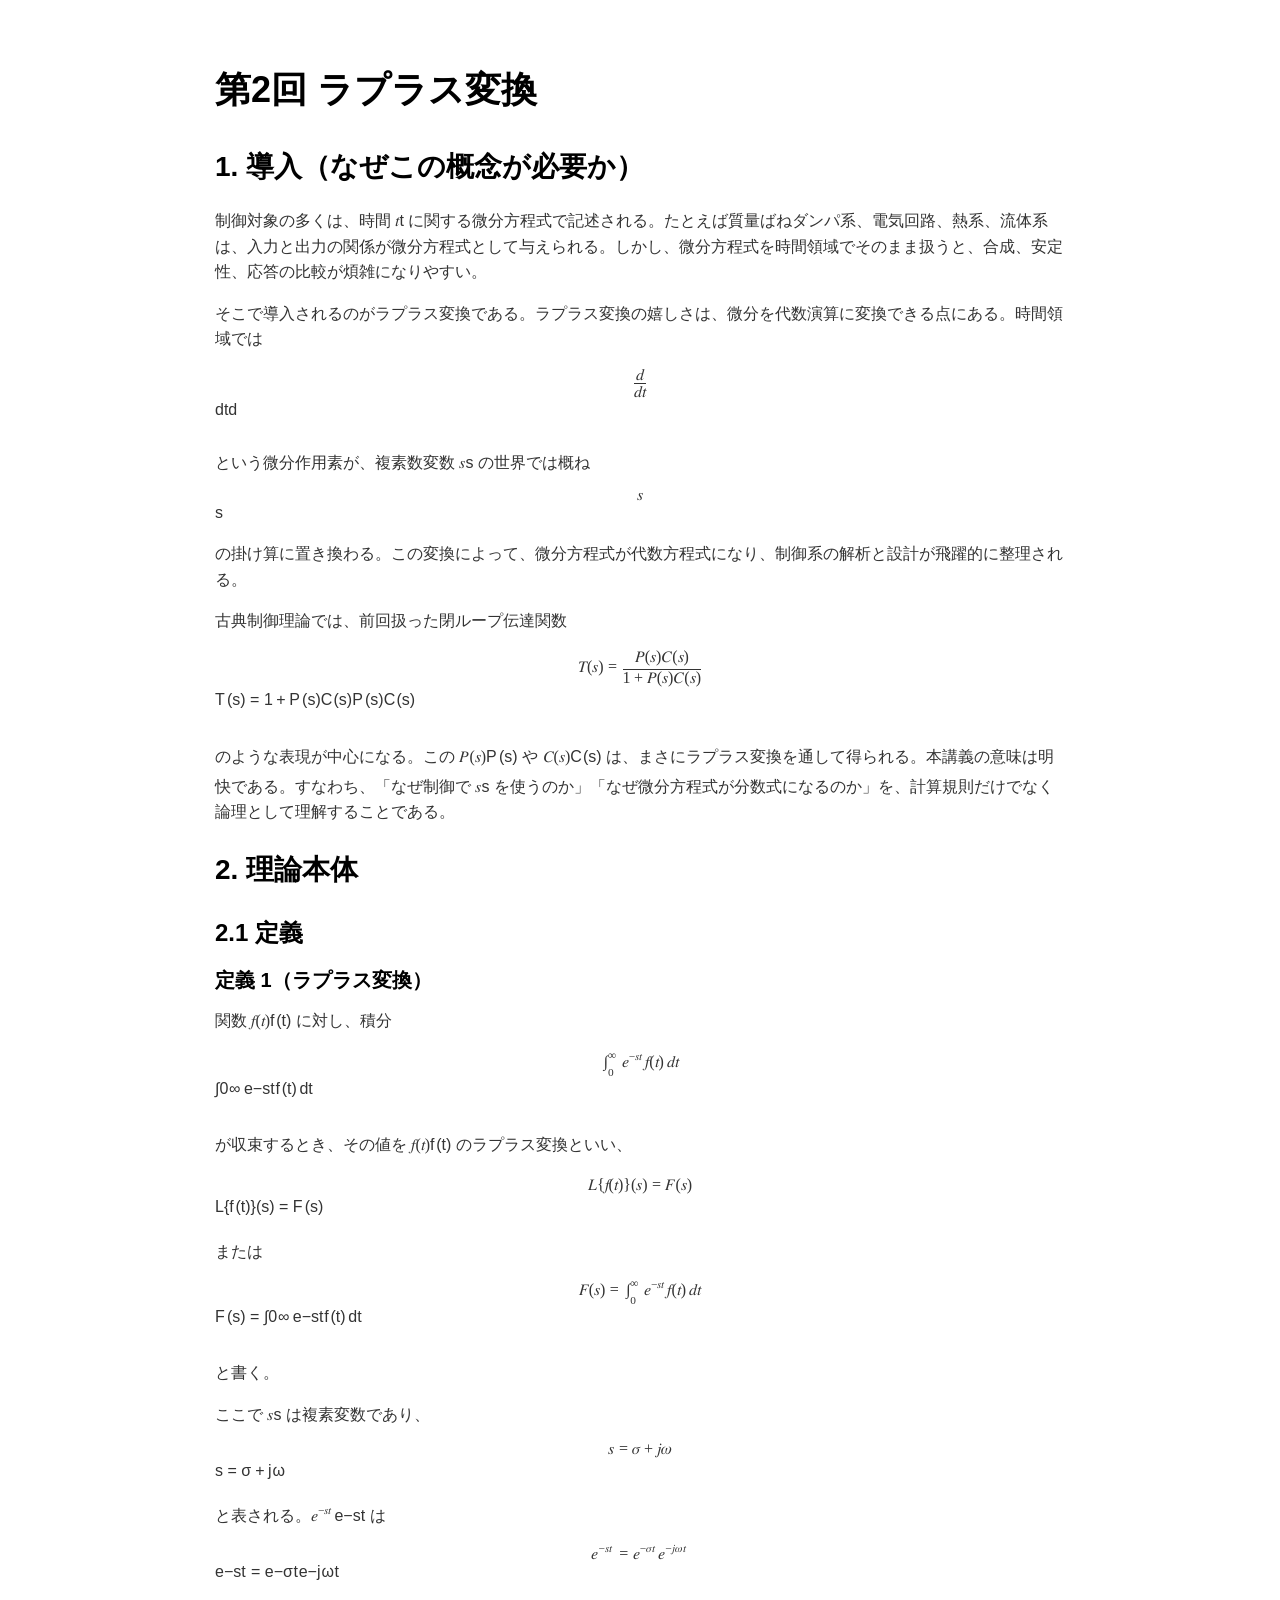
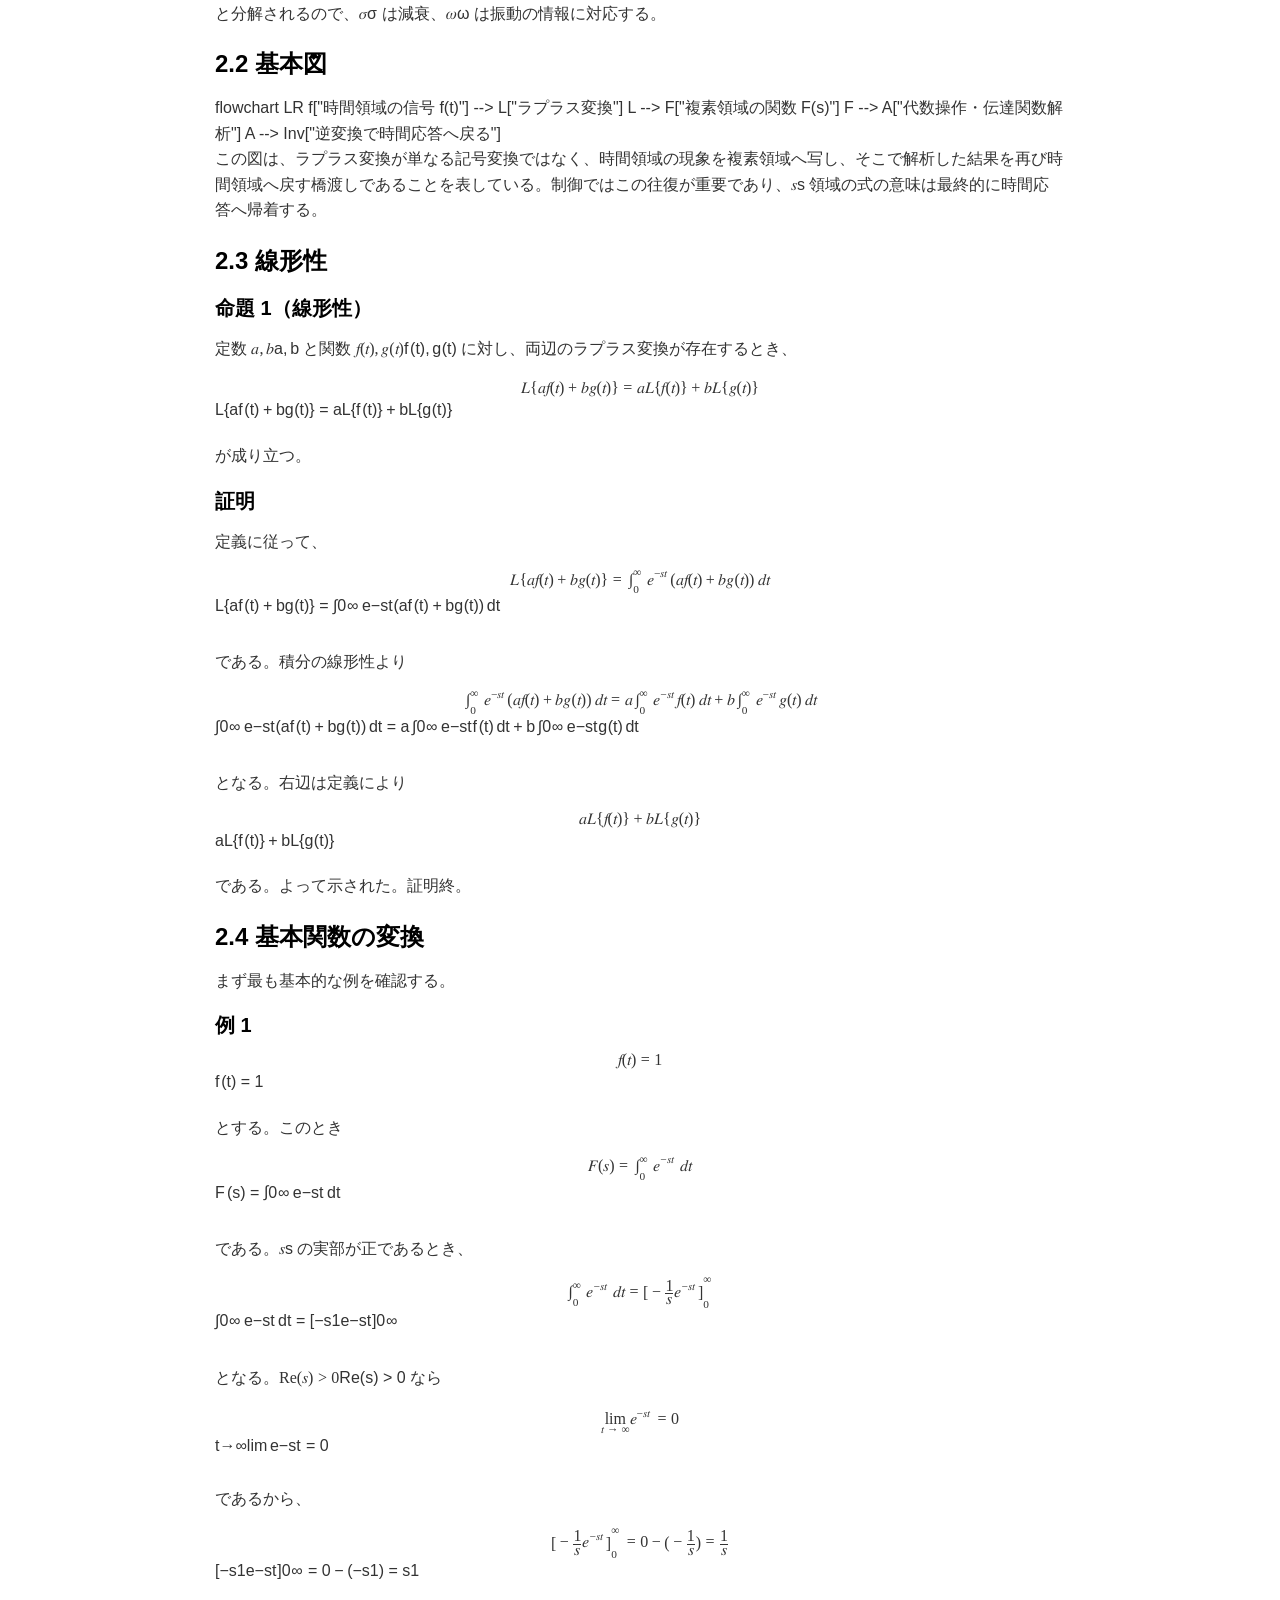
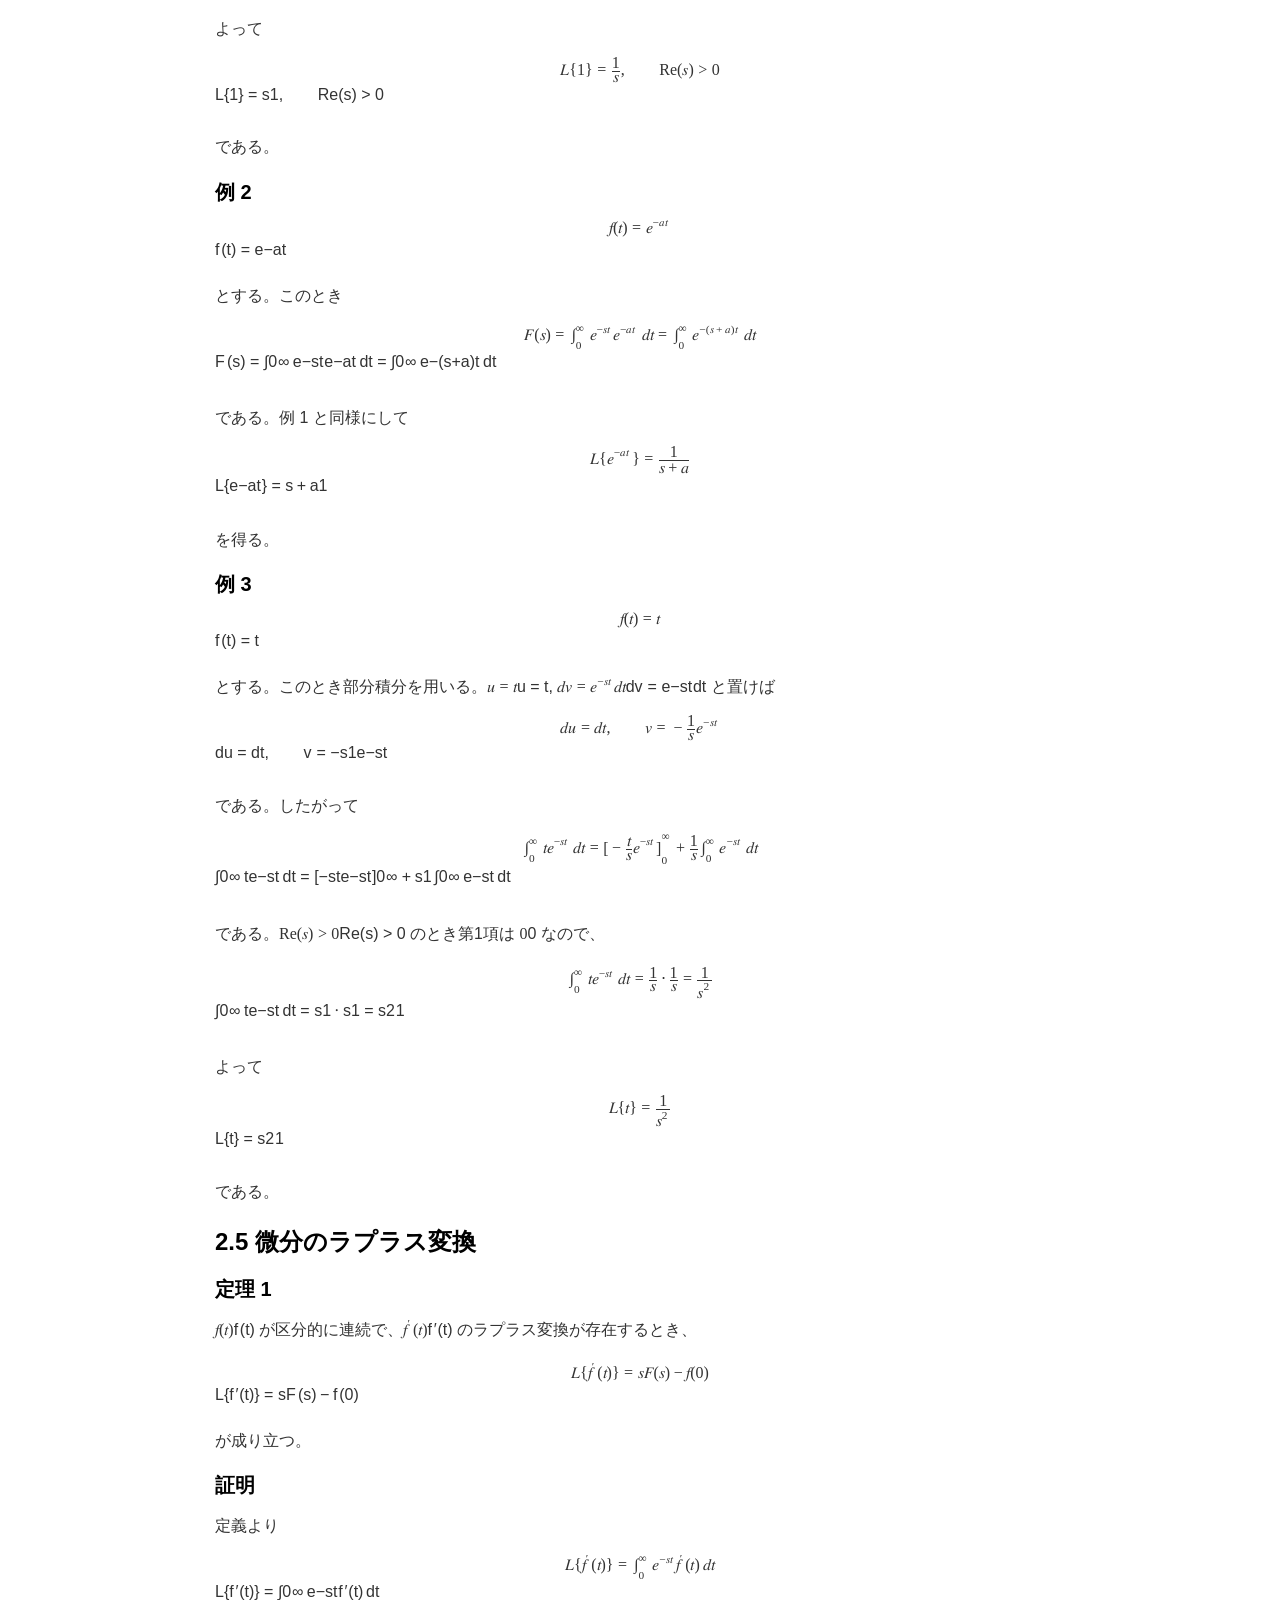
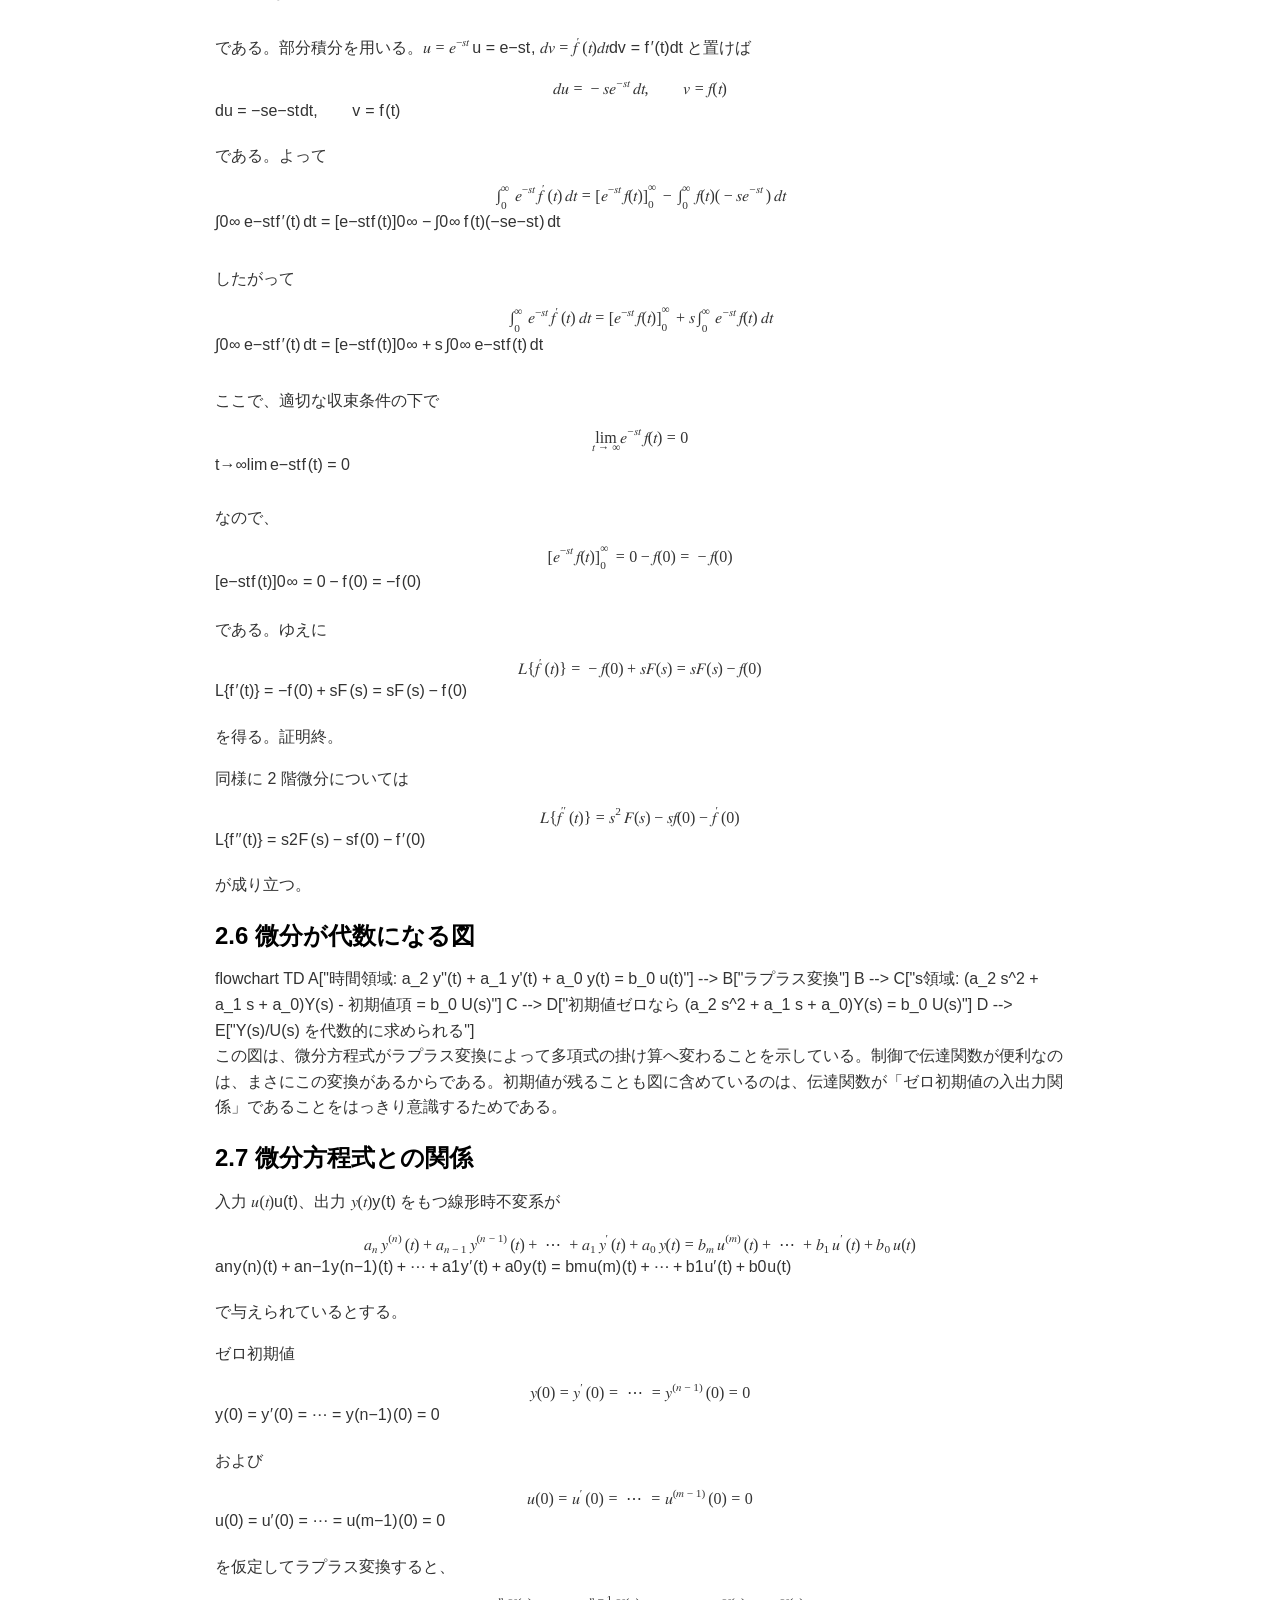
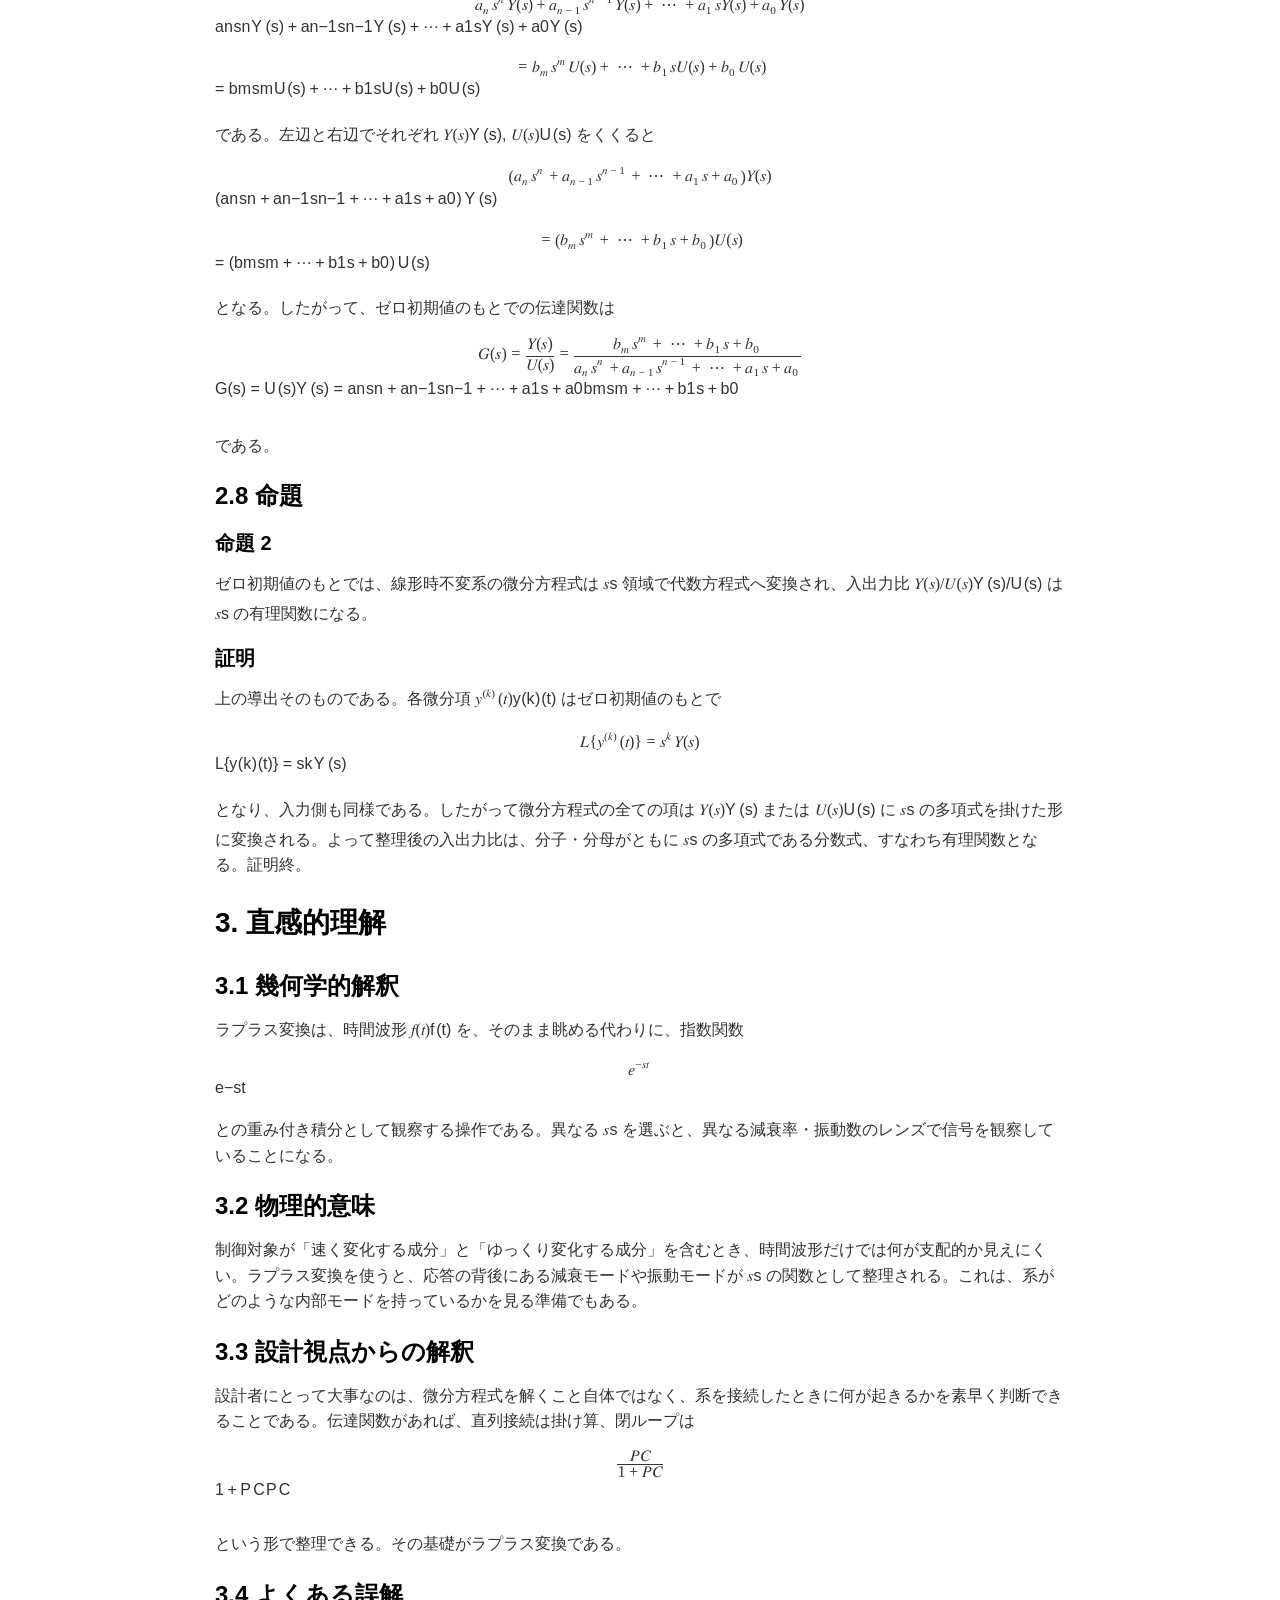
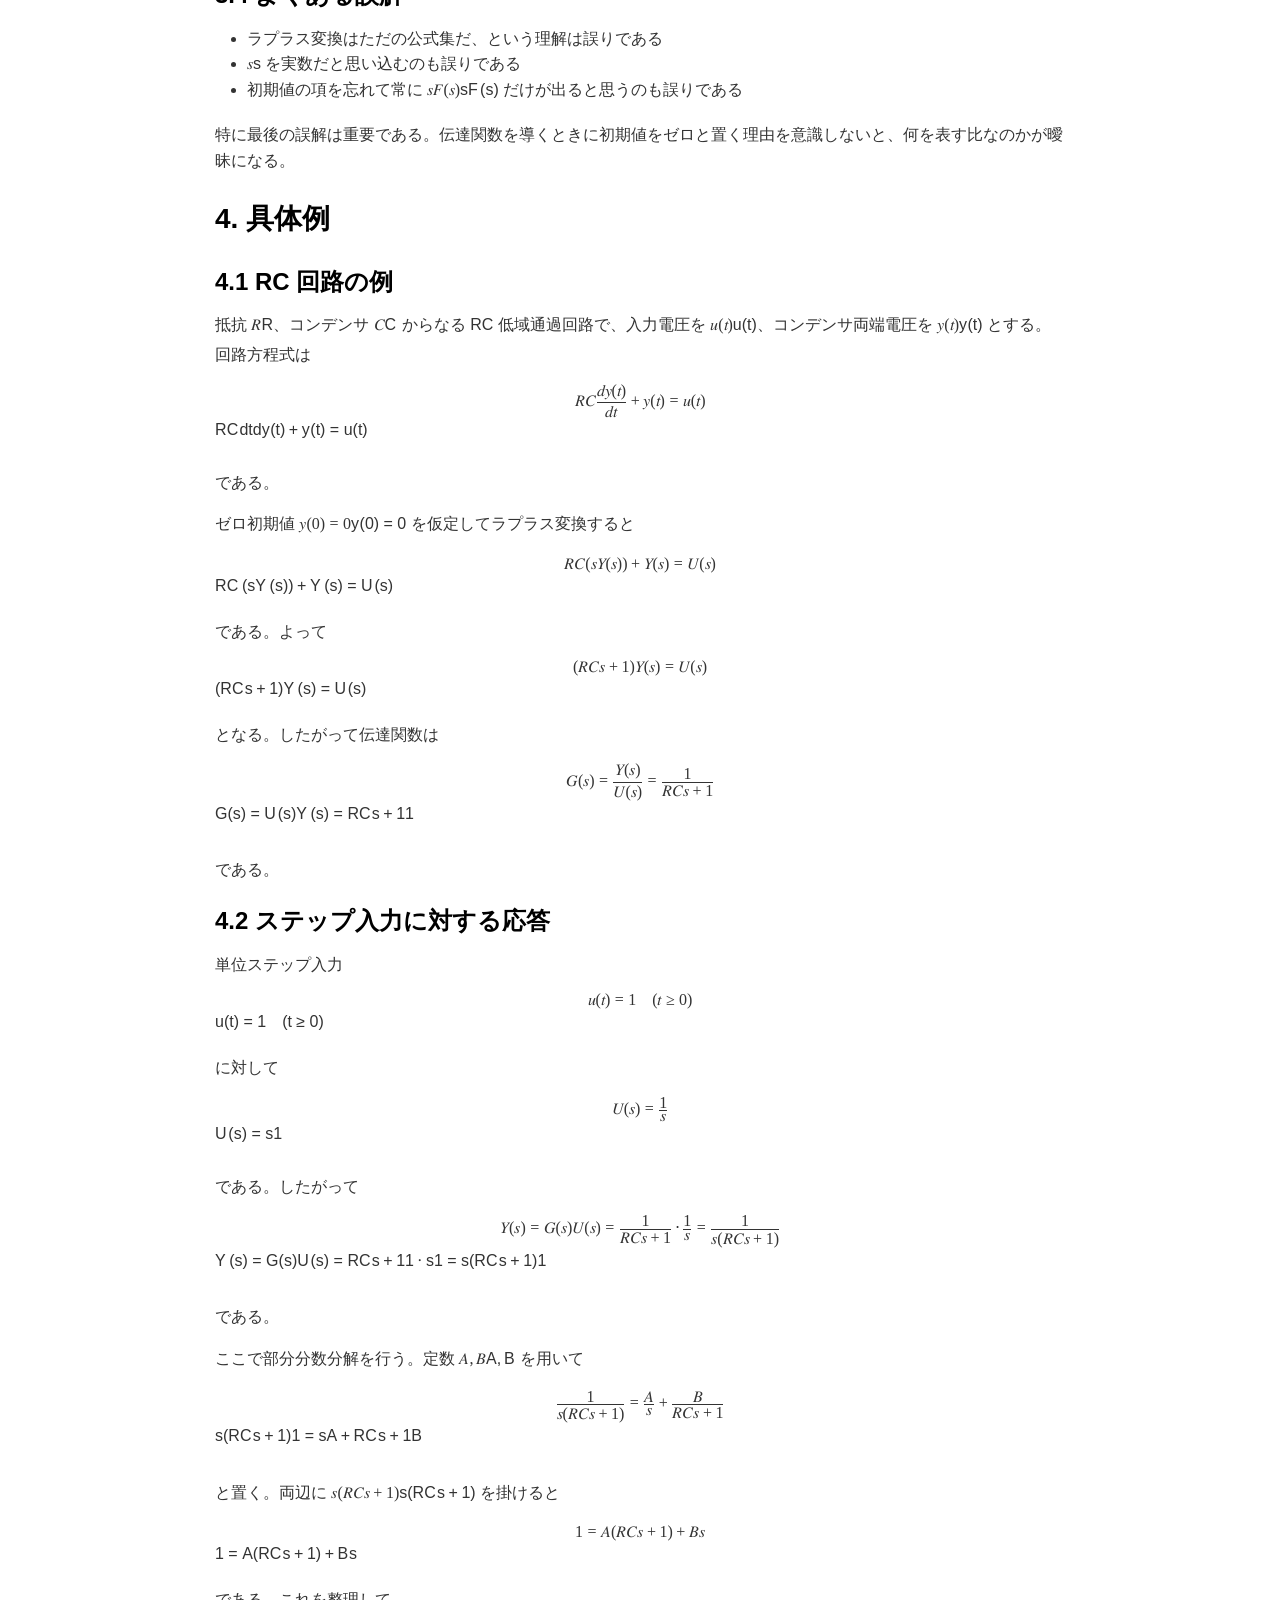
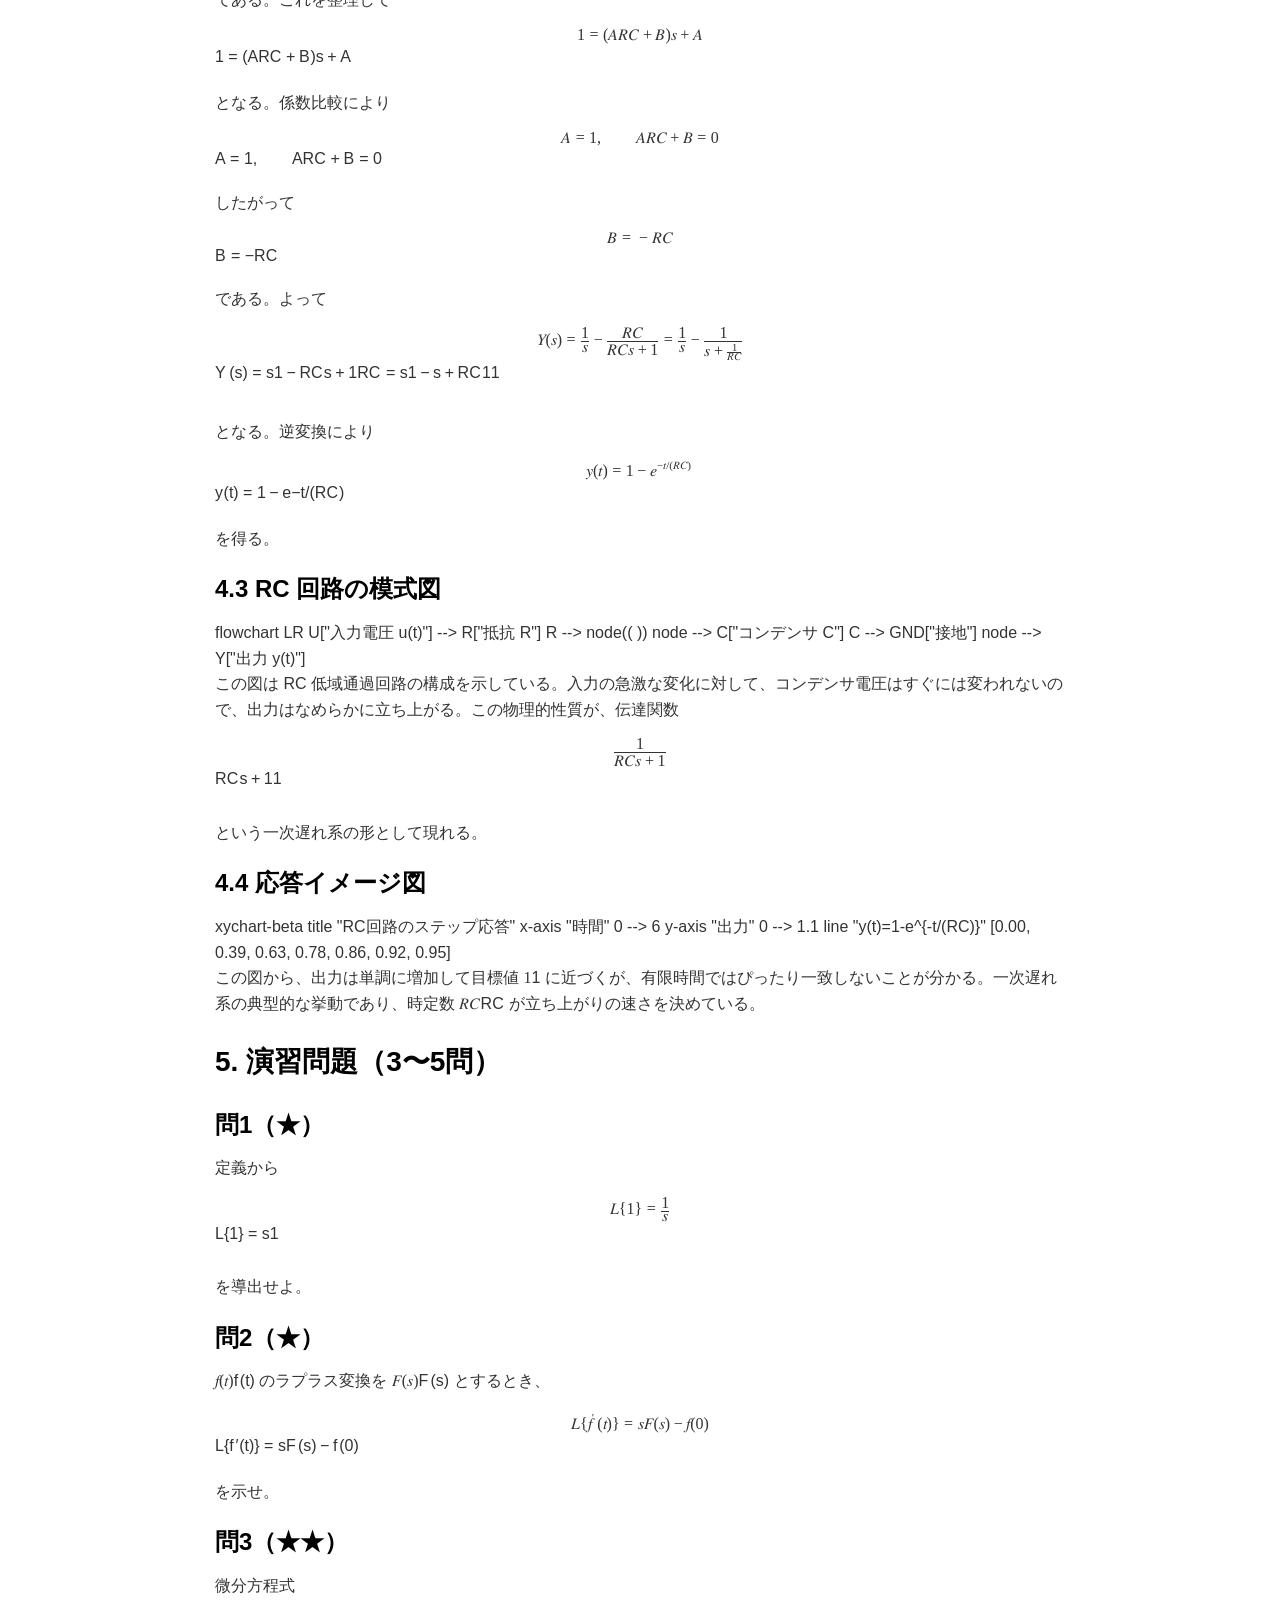
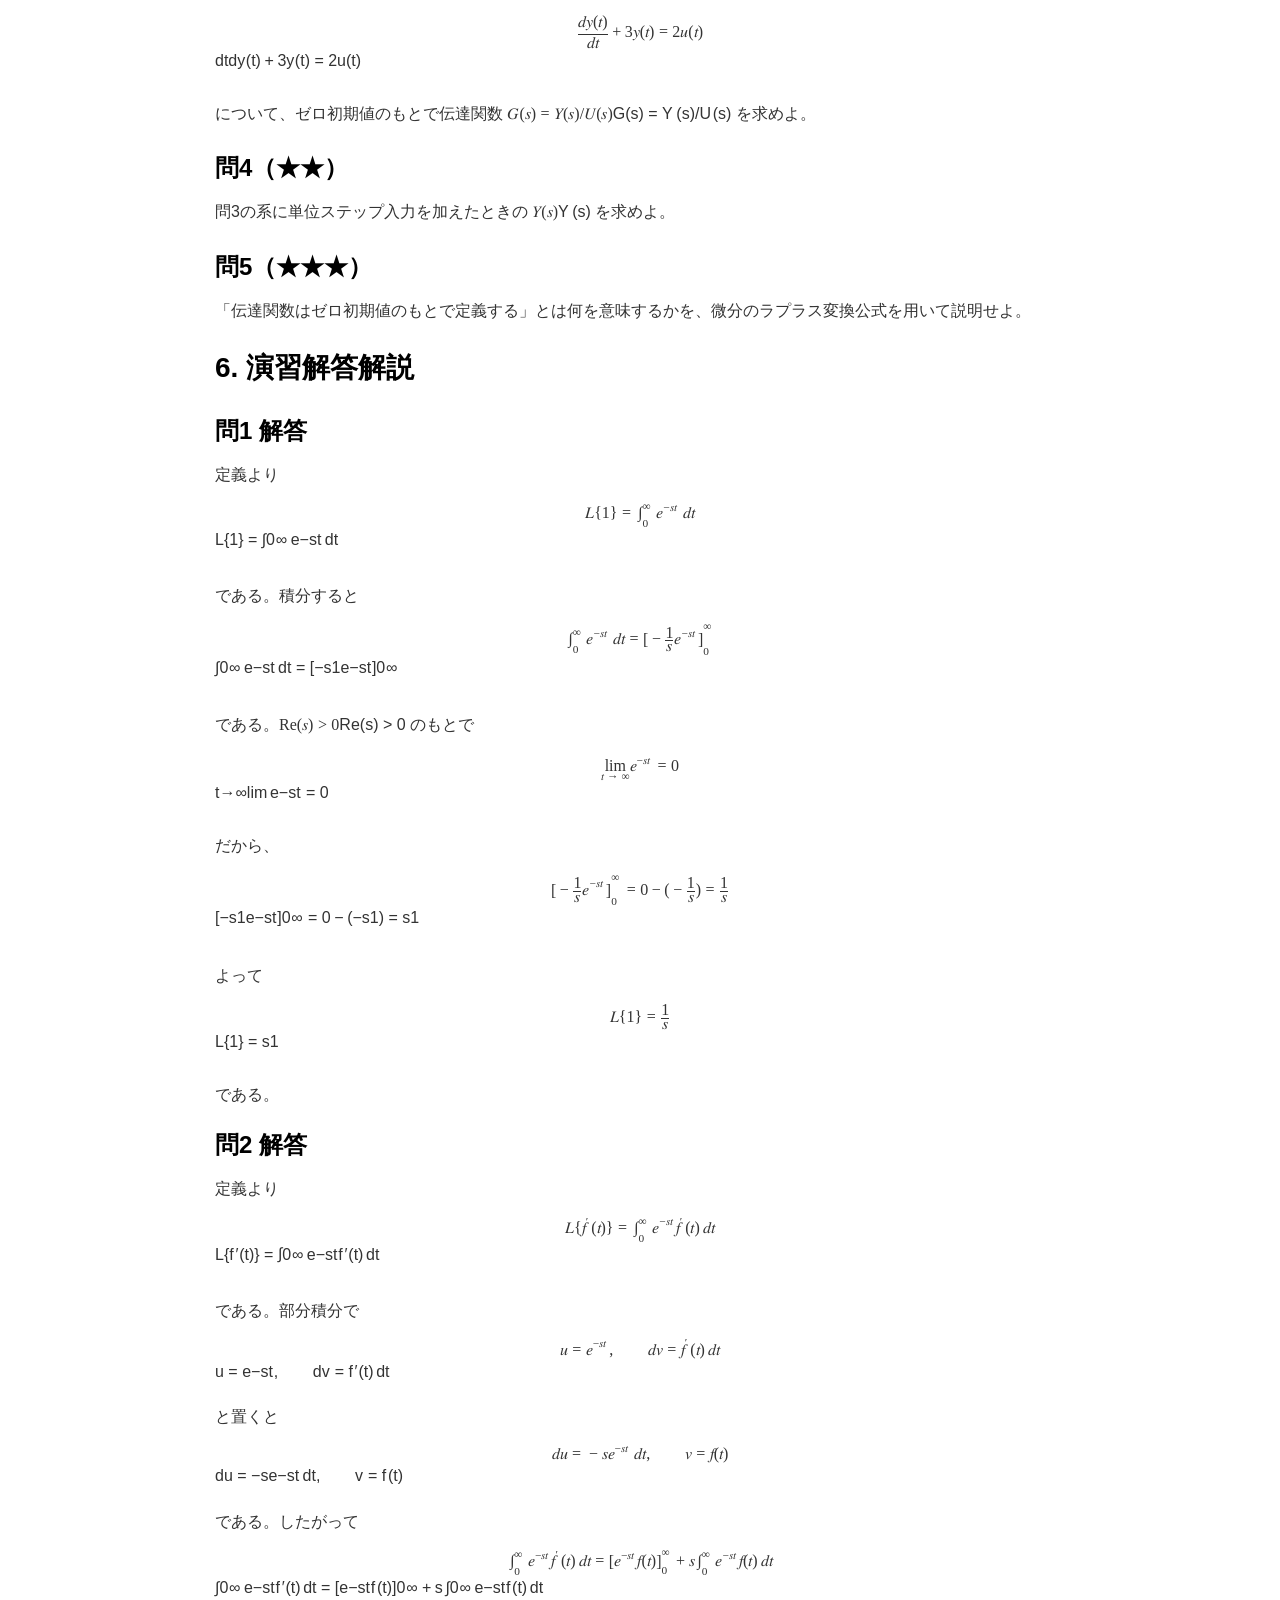
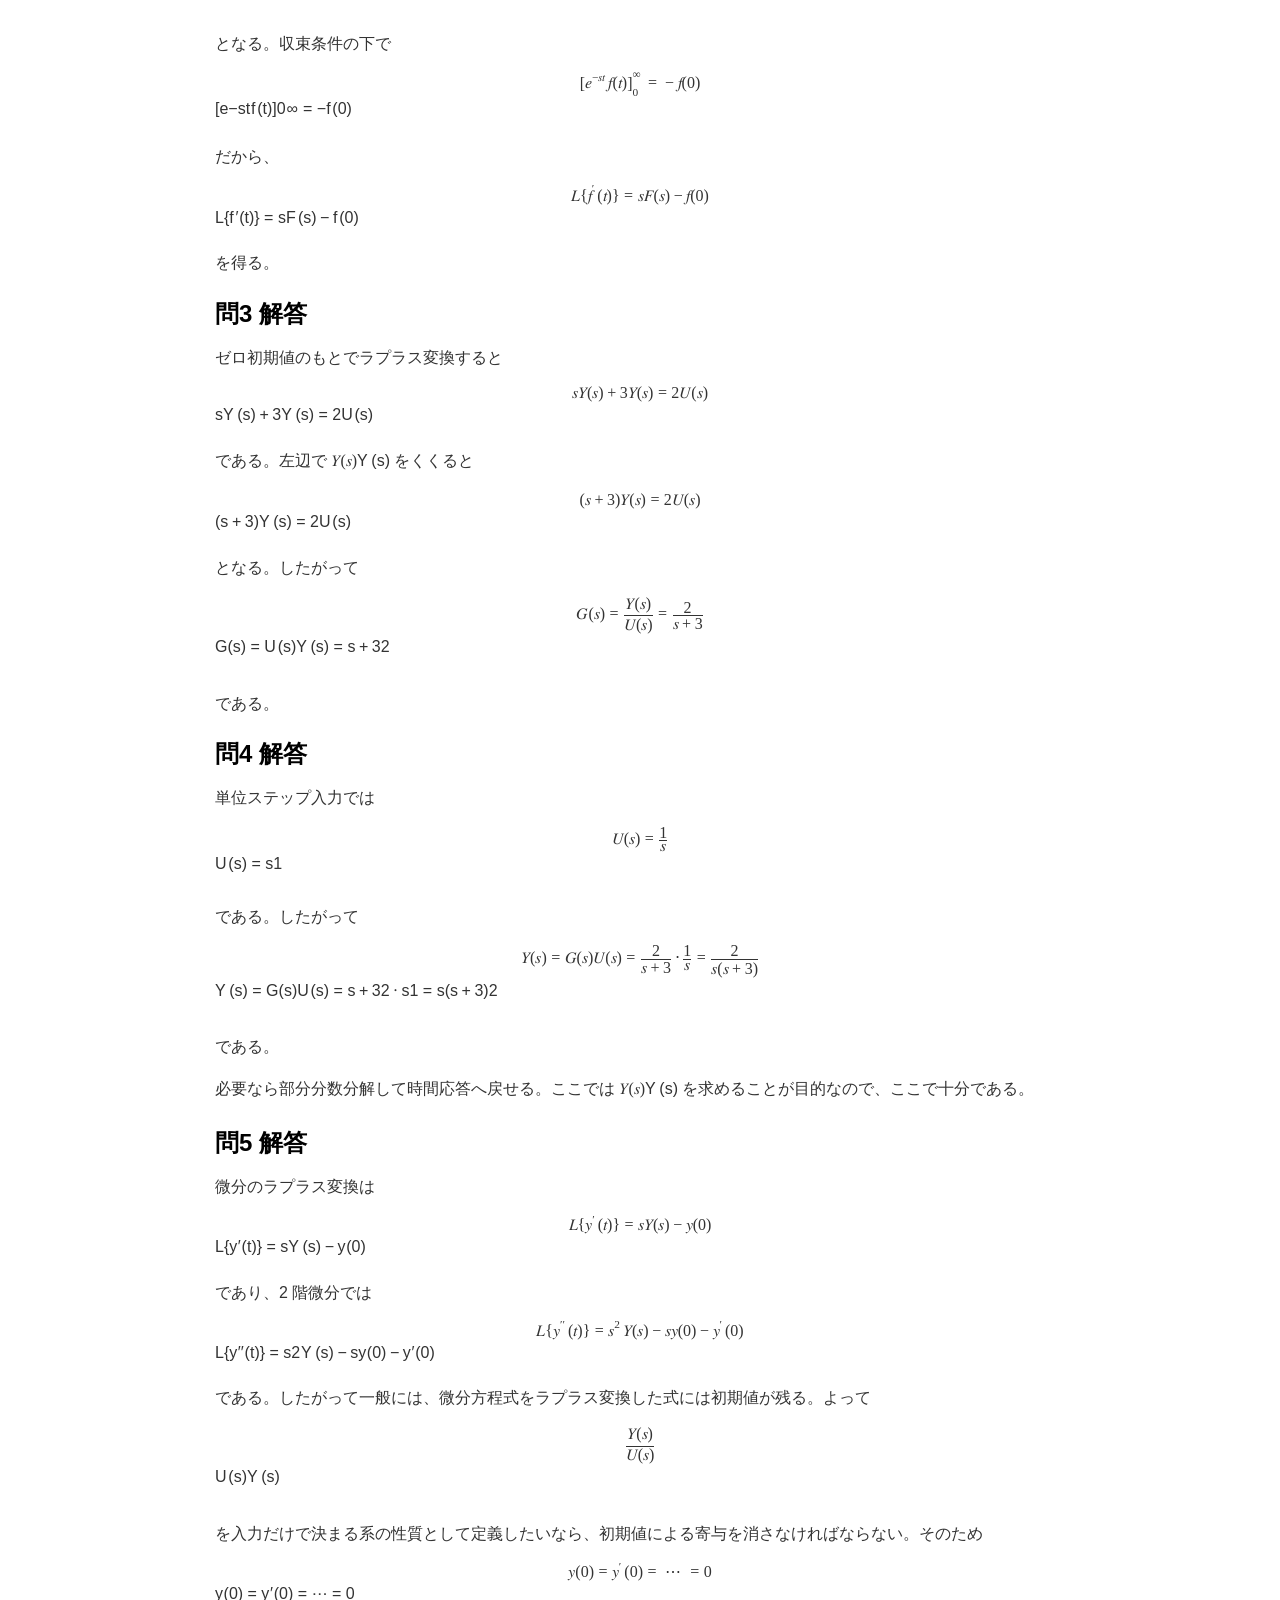
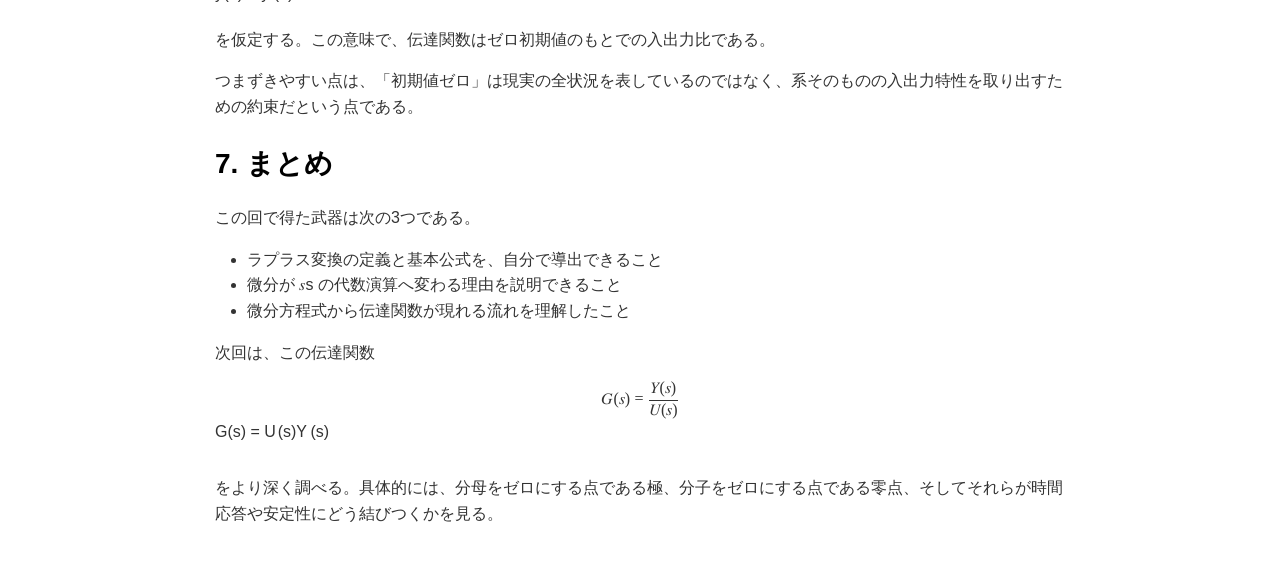
<file: 01_classical/02_ラプラス変換.html>
<!DOCTYPE html><html><head>
      <title>02_ラプラス変換</title>
      <meta charset="utf-8">
      <meta name="viewport" content="width=device-width, initial-scale=1.0">
      
      <link rel="stylesheet" href="file:///c:\Users\iizuka atushi\.vscode\extensions\shd101wyy.markdown-preview-enhanced-0.8.22\crossnote\dependencies\katex\katex.min.css">
      
      
      <script type="text/javascript" src="file:///c:\Users\iizuka atushi\.vscode\extensions\shd101wyy.markdown-preview-enhanced-0.8.22\crossnote\dependencies\mermaid\mermaid.min.js" charset="UTF-8"></script>
      
      
      <style>
      code[class*=language-],pre[class*=language-]{color:#333;background:0 0;font-family:Consolas,"Liberation Mono",Menlo,Courier,monospace;text-align:left;white-space:pre;word-spacing:normal;word-break:normal;word-wrap:normal;line-height:1.4;-moz-tab-size:8;-o-tab-size:8;tab-size:8;-webkit-hyphens:none;-moz-hyphens:none;-ms-hyphens:none;hyphens:none}pre[class*=language-]{padding:.8em;overflow:auto;border-radius:3px;background:#f5f5f5}:not(pre)>code[class*=language-]{padding:.1em;border-radius:.3em;white-space:normal;background:#f5f5f5}.token.blockquote,.token.comment{color:#969896}.token.cdata{color:#183691}.token.doctype,.token.macro.property,.token.punctuation,.token.variable{color:#333}.token.builtin,.token.important,.token.keyword,.token.operator,.token.rule{color:#a71d5d}.token.attr-value,.token.regex,.token.string,.token.url{color:#183691}.token.atrule,.token.boolean,.token.code,.token.command,.token.constant,.token.entity,.token.number,.token.property,.token.symbol{color:#0086b3}.token.prolog,.token.selector,.token.tag{color:#63a35c}.token.attr-name,.token.class,.token.class-name,.token.function,.token.id,.token.namespace,.token.pseudo-class,.token.pseudo-element,.token.url-reference .token.variable{color:#795da3}.token.entity{cursor:help}.token.title,.token.title .token.punctuation{font-weight:700;color:#1d3e81}.token.list{color:#ed6a43}.token.inserted{background-color:#eaffea;color:#55a532}.token.deleted{background-color:#ffecec;color:#bd2c00}.token.bold{font-weight:700}.token.italic{font-style:italic}.language-json .token.property{color:#183691}.language-markup .token.tag .token.punctuation{color:#333}.language-css .token.function,code.language-css{color:#0086b3}.language-yaml .token.atrule{color:#63a35c}code.language-yaml{color:#183691}.language-ruby .token.function{color:#333}.language-markdown .token.url{color:#795da3}.language-makefile .token.symbol{color:#795da3}.language-makefile .token.variable{color:#183691}.language-makefile .token.builtin{color:#0086b3}.language-bash .token.keyword{color:#0086b3}pre[data-line]{position:relative;padding:1em 0 1em 3em}pre[data-line] .line-highlight-wrapper{position:absolute;top:0;left:0;background-color:transparent;display:block;width:100%}pre[data-line] .line-highlight{position:absolute;left:0;right:0;padding:inherit 0;margin-top:1em;background:hsla(24,20%,50%,.08);background:linear-gradient(to right,hsla(24,20%,50%,.1) 70%,hsla(24,20%,50%,0));pointer-events:none;line-height:inherit;white-space:pre}pre[data-line] .line-highlight:before,pre[data-line] .line-highlight[data-end]:after{content:attr(data-start);position:absolute;top:.4em;left:.6em;min-width:1em;padding:0 .5em;background-color:hsla(24,20%,50%,.4);color:#f4f1ef;font:bold 65%/1.5 sans-serif;text-align:center;vertical-align:.3em;border-radius:999px;text-shadow:none;box-shadow:0 1px #fff}pre[data-line] .line-highlight[data-end]:after{content:attr(data-end);top:auto;bottom:.4em}html body{font-family:'Helvetica Neue',Helvetica,'Segoe UI',Arial,freesans,sans-serif;font-size:16px;line-height:1.6;color:#333;background-color:#fff;overflow:initial;box-sizing:border-box;word-wrap:break-word}html body>:first-child{margin-top:0}html body h1,html body h2,html body h3,html body h4,html body h5,html body h6{line-height:1.2;margin-top:1em;margin-bottom:16px;color:#000}html body h1{font-size:2.25em;font-weight:300;padding-bottom:.3em}html body h2{font-size:1.75em;font-weight:400;padding-bottom:.3em}html body h3{font-size:1.5em;font-weight:500}html body h4{font-size:1.25em;font-weight:600}html body h5{font-size:1.1em;font-weight:600}html body h6{font-size:1em;font-weight:600}html body h1,html body h2,html body h3,html body h4,html body h5{font-weight:600}html body h5{font-size:1em}html body h6{color:#5c5c5c}html body strong{color:#000}html body del{color:#5c5c5c}html body a:not([href]){color:inherit;text-decoration:none}html body a{color:#08c;text-decoration:none}html body a:hover{color:#00a3f5;text-decoration:none}html body img{max-width:100%}html body>p{margin-top:0;margin-bottom:16px;word-wrap:break-word}html body>ol,html body>ul{margin-bottom:16px}html body ol,html body ul{padding-left:2em}html body ol.no-list,html body ul.no-list{padding:0;list-style-type:none}html body ol ol,html body ol ul,html body ul ol,html body ul ul{margin-top:0;margin-bottom:0}html body li{margin-bottom:0}html body li.task-list-item{list-style:none}html body li>p{margin-top:0;margin-bottom:0}html body .task-list-item-checkbox{margin:0 .2em .25em -1.8em;vertical-align:middle}html body .task-list-item-checkbox:hover{cursor:pointer}html body blockquote{margin:16px 0;font-size:inherit;padding:0 15px;color:#5c5c5c;background-color:#f0f0f0;border-left:4px solid #d6d6d6}html body blockquote>:first-child{margin-top:0}html body blockquote>:last-child{margin-bottom:0}html body hr{height:4px;margin:32px 0;background-color:#d6d6d6;border:0 none}html body table{margin:10px 0 15px 0;border-collapse:collapse;border-spacing:0;display:block;width:100%;overflow:auto;word-break:normal;word-break:keep-all}html body table th{font-weight:700;color:#000}html body table td,html body table th{border:1px solid #d6d6d6;padding:6px 13px}html body dl{padding:0}html body dl dt{padding:0;margin-top:16px;font-size:1em;font-style:italic;font-weight:700}html body dl dd{padding:0 16px;margin-bottom:16px}html body code{font-family:Menlo,Monaco,Consolas,'Courier New',monospace;font-size:.85em;color:#000;background-color:#f0f0f0;border-radius:3px;padding:.2em 0}html body code::after,html body code::before{letter-spacing:-.2em;content:'\00a0'}html body pre>code{padding:0;margin:0;word-break:normal;white-space:pre;background:0 0;border:0}html body .highlight{margin-bottom:16px}html body .highlight pre,html body pre{padding:1em;overflow:auto;line-height:1.45;border:#d6d6d6;border-radius:3px}html body .highlight pre{margin-bottom:0;word-break:normal}html body pre code,html body pre tt{display:inline;max-width:initial;padding:0;margin:0;overflow:initial;line-height:inherit;word-wrap:normal;background-color:transparent;border:0}html body pre code:after,html body pre code:before,html body pre tt:after,html body pre tt:before{content:normal}html body blockquote,html body dl,html body ol,html body p,html body pre,html body ul{margin-top:0;margin-bottom:16px}html body kbd{color:#000;border:1px solid #d6d6d6;border-bottom:2px solid #c7c7c7;padding:2px 4px;background-color:#f0f0f0;border-radius:3px}@media print{html body{background-color:#fff}html body h1,html body h2,html body h3,html body h4,html body h5,html body h6{color:#000;page-break-after:avoid}html body blockquote{color:#5c5c5c}html body pre{page-break-inside:avoid}html body table{display:table}html body img{display:block;max-width:100%;max-height:100%}html body code,html body pre{word-wrap:break-word;white-space:pre}}.markdown-preview{width:100%;height:100%;box-sizing:border-box}.markdown-preview ul{list-style:disc}.markdown-preview ul ul{list-style:circle}.markdown-preview ul ul ul{list-style:square}.markdown-preview ol{list-style:decimal}.markdown-preview ol ol,.markdown-preview ul ol{list-style-type:lower-roman}.markdown-preview ol ol ol,.markdown-preview ol ul ol,.markdown-preview ul ol ol,.markdown-preview ul ul ol{list-style-type:lower-alpha}.markdown-preview .newpage,.markdown-preview .pagebreak{page-break-before:always}.markdown-preview pre.line-numbers{position:relative;padding-left:3.8em;counter-reset:linenumber}.markdown-preview pre.line-numbers>code{position:relative}.markdown-preview pre.line-numbers .line-numbers-rows{position:absolute;pointer-events:none;top:1em;font-size:100%;left:0;width:3em;letter-spacing:-1px;border-right:1px solid #999;-webkit-user-select:none;-moz-user-select:none;-ms-user-select:none;user-select:none}.markdown-preview pre.line-numbers .line-numbers-rows>span{pointer-events:none;display:block;counter-increment:linenumber}.markdown-preview pre.line-numbers .line-numbers-rows>span:before{content:counter(linenumber);color:#999;display:block;padding-right:.8em;text-align:right}.markdown-preview .mathjax-exps .MathJax_Display{text-align:center!important}.markdown-preview:not([data-for=preview]) .code-chunk .code-chunk-btn-group{display:none}.markdown-preview:not([data-for=preview]) .code-chunk .status{display:none}.markdown-preview:not([data-for=preview]) .code-chunk .output-div{margin-bottom:16px}.markdown-preview .md-toc{padding:0}.markdown-preview .md-toc .md-toc-link-wrapper .md-toc-link{display:inline;padding:.25rem 0}.markdown-preview .md-toc .md-toc-link-wrapper .md-toc-link div,.markdown-preview .md-toc .md-toc-link-wrapper .md-toc-link p{display:inline}.markdown-preview .md-toc .md-toc-link-wrapper.highlighted .md-toc-link{font-weight:800}.scrollbar-style::-webkit-scrollbar{width:8px}.scrollbar-style::-webkit-scrollbar-track{border-radius:10px;background-color:transparent}.scrollbar-style::-webkit-scrollbar-thumb{border-radius:5px;background-color:rgba(150,150,150,.66);border:4px solid rgba(150,150,150,.66);background-clip:content-box}html body[for=html-export]:not([data-presentation-mode]){position:relative;width:100%;height:100%;top:0;left:0;margin:0;padding:0;overflow:auto}html body[for=html-export]:not([data-presentation-mode]) .markdown-preview{position:relative;top:0;min-height:100vh}@media screen and (min-width:914px){html body[for=html-export]:not([data-presentation-mode]) .markdown-preview{padding:2em calc(50% - 457px + 2em)}}@media screen and (max-width:914px){html body[for=html-export]:not([data-presentation-mode]) .markdown-preview{padding:2em}}@media screen and (max-width:450px){html body[for=html-export]:not([data-presentation-mode]) .markdown-preview{font-size:14px!important;padding:1em}}@media print{html body[for=html-export]:not([data-presentation-mode]) #sidebar-toc-btn{display:none}}html body[for=html-export]:not([data-presentation-mode]) #sidebar-toc-btn{position:fixed;bottom:8px;left:8px;font-size:28px;cursor:pointer;color:inherit;z-index:99;width:32px;text-align:center;opacity:.4}html body[for=html-export]:not([data-presentation-mode])[html-show-sidebar-toc] #sidebar-toc-btn{opacity:1}html body[for=html-export]:not([data-presentation-mode])[html-show-sidebar-toc] .md-sidebar-toc{position:fixed;top:0;left:0;width:300px;height:100%;padding:32px 0 48px 0;font-size:14px;box-shadow:0 0 4px rgba(150,150,150,.33);box-sizing:border-box;overflow:auto;background-color:inherit}html body[for=html-export]:not([data-presentation-mode])[html-show-sidebar-toc] .md-sidebar-toc::-webkit-scrollbar{width:8px}html body[for=html-export]:not([data-presentation-mode])[html-show-sidebar-toc] .md-sidebar-toc::-webkit-scrollbar-track{border-radius:10px;background-color:transparent}html body[for=html-export]:not([data-presentation-mode])[html-show-sidebar-toc] .md-sidebar-toc::-webkit-scrollbar-thumb{border-radius:5px;background-color:rgba(150,150,150,.66);border:4px solid rgba(150,150,150,.66);background-clip:content-box}html body[for=html-export]:not([data-presentation-mode])[html-show-sidebar-toc] .md-sidebar-toc a{text-decoration:none}html body[for=html-export]:not([data-presentation-mode])[html-show-sidebar-toc] .md-sidebar-toc .md-toc{padding:0 16px}html body[for=html-export]:not([data-presentation-mode])[html-show-sidebar-toc] .md-sidebar-toc .md-toc .md-toc-link-wrapper .md-toc-link{display:inline;padding:.25rem 0}html body[for=html-export]:not([data-presentation-mode])[html-show-sidebar-toc] .md-sidebar-toc .md-toc .md-toc-link-wrapper .md-toc-link div,html body[for=html-export]:not([data-presentation-mode])[html-show-sidebar-toc] .md-sidebar-toc .md-toc .md-toc-link-wrapper .md-toc-link p{display:inline}html body[for=html-export]:not([data-presentation-mode])[html-show-sidebar-toc] .md-sidebar-toc .md-toc .md-toc-link-wrapper.highlighted .md-toc-link{font-weight:800}html body[for=html-export]:not([data-presentation-mode])[html-show-sidebar-toc] .markdown-preview{left:300px;width:calc(100% - 300px);padding:2em calc(50% - 457px - 300px / 2);margin:0;box-sizing:border-box}@media screen and (max-width:1274px){html body[for=html-export]:not([data-presentation-mode])[html-show-sidebar-toc] .markdown-preview{padding:2em}}@media screen and (max-width:450px){html body[for=html-export]:not([data-presentation-mode])[html-show-sidebar-toc] .markdown-preview{width:100%}}html body[for=html-export]:not([data-presentation-mode]):not([html-show-sidebar-toc]) .markdown-preview{left:50%;transform:translateX(-50%)}html body[for=html-export]:not([data-presentation-mode]):not([html-show-sidebar-toc]) .md-sidebar-toc{display:none}
/* Please visit the URL below for more information: */
/*   https://shd101wyy.github.io/markdown-preview-enhanced/#/customize-css */

      </style>
      <script type="text/javascript">
  document.addEventListener("DOMContentLoaded", function () {
    // your code here
  });
</script>
    </head>
    <body for="html-export">
      <div class="crossnote markdown-preview  ">
      
<h1 id="第2回-ラプラス変換">第2回 ラプラス変換 </h1>
<h2 id="1-導入なぜこの概念が必要か">1. 導入（なぜこの概念が必要か） </h2>
<p>制御対象の多くは、時間 <span class="katex"><span class="katex-mathml"><math xmlns="http://www.w3.org/1998/Math/MathML"><semantics><mrow><mi>t</mi></mrow><annotation encoding="application/x-tex">t</annotation></semantics></math></span><span class="katex-html" aria-hidden="true"><span class="base"><span class="strut" style="height:0.6151em;"></span><span class="mord mathnormal">t</span></span></span></span> に関する微分方程式で記述される。たとえば質量ばねダンパ系、電気回路、熱系、流体系は、入力と出力の関係が微分方程式として与えられる。しかし、微分方程式を時間領域でそのまま扱うと、合成、安定性、応答の比較が煩雑になりやすい。</p>
<p>そこで導入されるのがラプラス変換である。ラプラス変換の嬉しさは、微分を代数演算に変換できる点にある。時間領域では</p>
<p><span class="katex-display"><span class="katex"><span class="katex-mathml"><math xmlns="http://www.w3.org/1998/Math/MathML" display="block"><semantics><mrow><mfrac><mi>d</mi><mrow><mi>d</mi><mi>t</mi></mrow></mfrac></mrow><annotation encoding="application/x-tex">\frac{d}{dt}</annotation></semantics></math></span><span class="katex-html" aria-hidden="true"><span class="base"><span class="strut" style="height:2.0574em;vertical-align:-0.686em;"></span><span class="mord"><span class="mopen nulldelimiter"></span><span class="mfrac"><span class="vlist-t vlist-t2"><span class="vlist-r"><span class="vlist" style="height:1.3714em;"><span style="top:-2.314em;"><span class="pstrut" style="height:3em;"></span><span class="mord"><span class="mord mathnormal">d</span><span class="mord mathnormal">t</span></span></span><span style="top:-3.23em;"><span class="pstrut" style="height:3em;"></span><span class="frac-line" style="border-bottom-width:0.04em;"></span></span><span style="top:-3.677em;"><span class="pstrut" style="height:3em;"></span><span class="mord"><span class="mord mathnormal">d</span></span></span></span><span class="vlist-s">​</span></span><span class="vlist-r"><span class="vlist" style="height:0.686em;"><span></span></span></span></span></span><span class="mclose nulldelimiter"></span></span></span></span></span></span></p>
<p>という微分作用素が、複素数変数 <span class="katex"><span class="katex-mathml"><math xmlns="http://www.w3.org/1998/Math/MathML"><semantics><mrow><mi>s</mi></mrow><annotation encoding="application/x-tex">s</annotation></semantics></math></span><span class="katex-html" aria-hidden="true"><span class="base"><span class="strut" style="height:0.4306em;"></span><span class="mord mathnormal">s</span></span></span></span> の世界では概ね</p>
<p><span class="katex-display"><span class="katex"><span class="katex-mathml"><math xmlns="http://www.w3.org/1998/Math/MathML" display="block"><semantics><mrow><mi>s</mi></mrow><annotation encoding="application/x-tex">s</annotation></semantics></math></span><span class="katex-html" aria-hidden="true"><span class="base"><span class="strut" style="height:0.4306em;"></span><span class="mord mathnormal">s</span></span></span></span></span></p>
<p>の掛け算に置き換わる。この変換によって、微分方程式が代数方程式になり、制御系の解析と設計が飛躍的に整理される。</p>
<p>古典制御理論では、前回扱った閉ループ伝達関数</p>
<p><span class="katex-display"><span class="katex"><span class="katex-mathml"><math xmlns="http://www.w3.org/1998/Math/MathML" display="block"><semantics><mrow><mi>T</mi><mo stretchy="false">(</mo><mi>s</mi><mo stretchy="false">)</mo><mo>=</mo><mfrac><mrow><mi>P</mi><mo stretchy="false">(</mo><mi>s</mi><mo stretchy="false">)</mo><mi>C</mi><mo stretchy="false">(</mo><mi>s</mi><mo stretchy="false">)</mo></mrow><mrow><mn>1</mn><mo>+</mo><mi>P</mi><mo stretchy="false">(</mo><mi>s</mi><mo stretchy="false">)</mo><mi>C</mi><mo stretchy="false">(</mo><mi>s</mi><mo stretchy="false">)</mo></mrow></mfrac></mrow><annotation encoding="application/x-tex">T(s) = \frac{P(s)C(s)}{1 + P(s)C(s)}</annotation></semantics></math></span><span class="katex-html" aria-hidden="true"><span class="base"><span class="strut" style="height:1em;vertical-align:-0.25em;"></span><span class="mord mathnormal" style="margin-right:0.13889em;">T</span><span class="mopen">(</span><span class="mord mathnormal">s</span><span class="mclose">)</span><span class="mspace" style="margin-right:0.2778em;"></span><span class="mrel">=</span><span class="mspace" style="margin-right:0.2778em;"></span></span><span class="base"><span class="strut" style="height:2.363em;vertical-align:-0.936em;"></span><span class="mord"><span class="mopen nulldelimiter"></span><span class="mfrac"><span class="vlist-t vlist-t2"><span class="vlist-r"><span class="vlist" style="height:1.427em;"><span style="top:-2.314em;"><span class="pstrut" style="height:3em;"></span><span class="mord"><span class="mord">1</span><span class="mspace" style="margin-right:0.2222em;"></span><span class="mbin">+</span><span class="mspace" style="margin-right:0.2222em;"></span><span class="mord mathnormal" style="margin-right:0.13889em;">P</span><span class="mopen">(</span><span class="mord mathnormal">s</span><span class="mclose">)</span><span class="mord mathnormal" style="margin-right:0.07153em;">C</span><span class="mopen">(</span><span class="mord mathnormal">s</span><span class="mclose">)</span></span></span><span style="top:-3.23em;"><span class="pstrut" style="height:3em;"></span><span class="frac-line" style="border-bottom-width:0.04em;"></span></span><span style="top:-3.677em;"><span class="pstrut" style="height:3em;"></span><span class="mord"><span class="mord mathnormal" style="margin-right:0.13889em;">P</span><span class="mopen">(</span><span class="mord mathnormal">s</span><span class="mclose">)</span><span class="mord mathnormal" style="margin-right:0.07153em;">C</span><span class="mopen">(</span><span class="mord mathnormal">s</span><span class="mclose">)</span></span></span></span><span class="vlist-s">​</span></span><span class="vlist-r"><span class="vlist" style="height:0.936em;"><span></span></span></span></span></span><span class="mclose nulldelimiter"></span></span></span></span></span></span></p>
<p>のような表現が中心になる。この <span class="katex"><span class="katex-mathml"><math xmlns="http://www.w3.org/1998/Math/MathML"><semantics><mrow><mi>P</mi><mo stretchy="false">(</mo><mi>s</mi><mo stretchy="false">)</mo></mrow><annotation encoding="application/x-tex">P(s)</annotation></semantics></math></span><span class="katex-html" aria-hidden="true"><span class="base"><span class="strut" style="height:1em;vertical-align:-0.25em;"></span><span class="mord mathnormal" style="margin-right:0.13889em;">P</span><span class="mopen">(</span><span class="mord mathnormal">s</span><span class="mclose">)</span></span></span></span> や <span class="katex"><span class="katex-mathml"><math xmlns="http://www.w3.org/1998/Math/MathML"><semantics><mrow><mi>C</mi><mo stretchy="false">(</mo><mi>s</mi><mo stretchy="false">)</mo></mrow><annotation encoding="application/x-tex">C(s)</annotation></semantics></math></span><span class="katex-html" aria-hidden="true"><span class="base"><span class="strut" style="height:1em;vertical-align:-0.25em;"></span><span class="mord mathnormal" style="margin-right:0.07153em;">C</span><span class="mopen">(</span><span class="mord mathnormal">s</span><span class="mclose">)</span></span></span></span> は、まさにラプラス変換を通して得られる。本講義の意味は明快である。すなわち、「なぜ制御で <span class="katex"><span class="katex-mathml"><math xmlns="http://www.w3.org/1998/Math/MathML"><semantics><mrow><mi>s</mi></mrow><annotation encoding="application/x-tex">s</annotation></semantics></math></span><span class="katex-html" aria-hidden="true"><span class="base"><span class="strut" style="height:0.4306em;"></span><span class="mord mathnormal">s</span></span></span></span> を使うのか」「なぜ微分方程式が分数式になるのか」を、計算規則だけでなく論理として理解することである。</p>
<h2 id="2-理論本体">2. 理論本体 </h2>
<h3 id="21-定義">2.1 定義 </h3>
<h4 id="定義-1ラプラス変換">定義 1（ラプラス変換） </h4>
<p>関数 <span class="katex"><span class="katex-mathml"><math xmlns="http://www.w3.org/1998/Math/MathML"><semantics><mrow><mi>f</mi><mo stretchy="false">(</mo><mi>t</mi><mo stretchy="false">)</mo></mrow><annotation encoding="application/x-tex">f(t)</annotation></semantics></math></span><span class="katex-html" aria-hidden="true"><span class="base"><span class="strut" style="height:1em;vertical-align:-0.25em;"></span><span class="mord mathnormal" style="margin-right:0.10764em;">f</span><span class="mopen">(</span><span class="mord mathnormal">t</span><span class="mclose">)</span></span></span></span> に対し、積分</p>
<p><span class="katex-display"><span class="katex"><span class="katex-mathml"><math xmlns="http://www.w3.org/1998/Math/MathML" display="block"><semantics><mrow><msubsup><mo>∫</mo><mn>0</mn><mi mathvariant="normal">∞</mi></msubsup><msup><mi>e</mi><mrow><mo>−</mo><mi>s</mi><mi>t</mi></mrow></msup><mi>f</mi><mo stretchy="false">(</mo><mi>t</mi><mo stretchy="false">)</mo><mtext> </mtext><mi>d</mi><mi>t</mi></mrow><annotation encoding="application/x-tex">\int_0^\infty e^{-st} f(t)\,dt</annotation></semantics></math></span><span class="katex-html" aria-hidden="true"><span class="base"><span class="strut" style="height:2.3262em;vertical-align:-0.9119em;"></span><span class="mop"><span class="mop op-symbol large-op" style="margin-right:0.44445em;position:relative;top:-0.0011em;">∫</span><span class="msupsub"><span class="vlist-t vlist-t2"><span class="vlist-r"><span class="vlist" style="height:1.4143em;"><span style="top:-1.7881em;margin-left:-0.4445em;margin-right:0.05em;"><span class="pstrut" style="height:2.7em;"></span><span class="sizing reset-size6 size3 mtight"><span class="mord mtight">0</span></span></span><span style="top:-3.8129em;margin-right:0.05em;"><span class="pstrut" style="height:2.7em;"></span><span class="sizing reset-size6 size3 mtight"><span class="mord mtight">∞</span></span></span></span><span class="vlist-s">​</span></span><span class="vlist-r"><span class="vlist" style="height:0.9119em;"><span></span></span></span></span></span></span><span class="mspace" style="margin-right:0.1667em;"></span><span class="mord"><span class="mord mathnormal">e</span><span class="msupsub"><span class="vlist-t"><span class="vlist-r"><span class="vlist" style="height:0.8436em;"><span style="top:-3.113em;margin-right:0.05em;"><span class="pstrut" style="height:2.7em;"></span><span class="sizing reset-size6 size3 mtight"><span class="mord mtight"><span class="mord mtight">−</span><span class="mord mathnormal mtight">s</span><span class="mord mathnormal mtight">t</span></span></span></span></span></span></span></span></span><span class="mord mathnormal" style="margin-right:0.10764em;">f</span><span class="mopen">(</span><span class="mord mathnormal">t</span><span class="mclose">)</span><span class="mspace" style="margin-right:0.1667em;"></span><span class="mord mathnormal">d</span><span class="mord mathnormal">t</span></span></span></span></span></p>
<p>が収束するとき、その値を <span class="katex"><span class="katex-mathml"><math xmlns="http://www.w3.org/1998/Math/MathML"><semantics><mrow><mi>f</mi><mo stretchy="false">(</mo><mi>t</mi><mo stretchy="false">)</mo></mrow><annotation encoding="application/x-tex">f(t)</annotation></semantics></math></span><span class="katex-html" aria-hidden="true"><span class="base"><span class="strut" style="height:1em;vertical-align:-0.25em;"></span><span class="mord mathnormal" style="margin-right:0.10764em;">f</span><span class="mopen">(</span><span class="mord mathnormal">t</span><span class="mclose">)</span></span></span></span> のラプラス変換といい、</p>
<p><span class="katex-display"><span class="katex"><span class="katex-mathml"><math xmlns="http://www.w3.org/1998/Math/MathML" display="block"><semantics><mrow><mi mathvariant="script">L</mi><mo stretchy="false">{</mo><mi>f</mi><mo stretchy="false">(</mo><mi>t</mi><mo stretchy="false">)</mo><mo stretchy="false">}</mo><mo stretchy="false">(</mo><mi>s</mi><mo stretchy="false">)</mo><mo>=</mo><mi>F</mi><mo stretchy="false">(</mo><mi>s</mi><mo stretchy="false">)</mo></mrow><annotation encoding="application/x-tex">\mathcal{L}\{f(t)\}(s) = F(s)</annotation></semantics></math></span><span class="katex-html" aria-hidden="true"><span class="base"><span class="strut" style="height:1em;vertical-align:-0.25em;"></span><span class="mord mathcal">L</span><span class="mopen">{</span><span class="mord mathnormal" style="margin-right:0.10764em;">f</span><span class="mopen">(</span><span class="mord mathnormal">t</span><span class="mclose">)}</span><span class="mopen">(</span><span class="mord mathnormal">s</span><span class="mclose">)</span><span class="mspace" style="margin-right:0.2778em;"></span><span class="mrel">=</span><span class="mspace" style="margin-right:0.2778em;"></span></span><span class="base"><span class="strut" style="height:1em;vertical-align:-0.25em;"></span><span class="mord mathnormal" style="margin-right:0.13889em;">F</span><span class="mopen">(</span><span class="mord mathnormal">s</span><span class="mclose">)</span></span></span></span></span></p>
<p>または</p>
<p><span class="katex-display"><span class="katex"><span class="katex-mathml"><math xmlns="http://www.w3.org/1998/Math/MathML" display="block"><semantics><mrow><mi>F</mi><mo stretchy="false">(</mo><mi>s</mi><mo stretchy="false">)</mo><mo>=</mo><msubsup><mo>∫</mo><mn>0</mn><mi mathvariant="normal">∞</mi></msubsup><msup><mi>e</mi><mrow><mo>−</mo><mi>s</mi><mi>t</mi></mrow></msup><mi>f</mi><mo stretchy="false">(</mo><mi>t</mi><mo stretchy="false">)</mo><mtext> </mtext><mi>d</mi><mi>t</mi></mrow><annotation encoding="application/x-tex">F(s) = \int_0^\infty e^{-st} f(t)\,dt</annotation></semantics></math></span><span class="katex-html" aria-hidden="true"><span class="base"><span class="strut" style="height:1em;vertical-align:-0.25em;"></span><span class="mord mathnormal" style="margin-right:0.13889em;">F</span><span class="mopen">(</span><span class="mord mathnormal">s</span><span class="mclose">)</span><span class="mspace" style="margin-right:0.2778em;"></span><span class="mrel">=</span><span class="mspace" style="margin-right:0.2778em;"></span></span><span class="base"><span class="strut" style="height:2.3262em;vertical-align:-0.9119em;"></span><span class="mop"><span class="mop op-symbol large-op" style="margin-right:0.44445em;position:relative;top:-0.0011em;">∫</span><span class="msupsub"><span class="vlist-t vlist-t2"><span class="vlist-r"><span class="vlist" style="height:1.4143em;"><span style="top:-1.7881em;margin-left:-0.4445em;margin-right:0.05em;"><span class="pstrut" style="height:2.7em;"></span><span class="sizing reset-size6 size3 mtight"><span class="mord mtight">0</span></span></span><span style="top:-3.8129em;margin-right:0.05em;"><span class="pstrut" style="height:2.7em;"></span><span class="sizing reset-size6 size3 mtight"><span class="mord mtight">∞</span></span></span></span><span class="vlist-s">​</span></span><span class="vlist-r"><span class="vlist" style="height:0.9119em;"><span></span></span></span></span></span></span><span class="mspace" style="margin-right:0.1667em;"></span><span class="mord"><span class="mord mathnormal">e</span><span class="msupsub"><span class="vlist-t"><span class="vlist-r"><span class="vlist" style="height:0.8436em;"><span style="top:-3.113em;margin-right:0.05em;"><span class="pstrut" style="height:2.7em;"></span><span class="sizing reset-size6 size3 mtight"><span class="mord mtight"><span class="mord mtight">−</span><span class="mord mathnormal mtight">s</span><span class="mord mathnormal mtight">t</span></span></span></span></span></span></span></span></span><span class="mord mathnormal" style="margin-right:0.10764em;">f</span><span class="mopen">(</span><span class="mord mathnormal">t</span><span class="mclose">)</span><span class="mspace" style="margin-right:0.1667em;"></span><span class="mord mathnormal">d</span><span class="mord mathnormal">t</span></span></span></span></span></p>
<p>と書く。</p>
<p>ここで <span class="katex"><span class="katex-mathml"><math xmlns="http://www.w3.org/1998/Math/MathML"><semantics><mrow><mi>s</mi></mrow><annotation encoding="application/x-tex">s</annotation></semantics></math></span><span class="katex-html" aria-hidden="true"><span class="base"><span class="strut" style="height:0.4306em;"></span><span class="mord mathnormal">s</span></span></span></span> は複素変数であり、</p>
<p><span class="katex-display"><span class="katex"><span class="katex-mathml"><math xmlns="http://www.w3.org/1998/Math/MathML" display="block"><semantics><mrow><mi>s</mi><mo>=</mo><mi>σ</mi><mo>+</mo><mi>j</mi><mi>ω</mi></mrow><annotation encoding="application/x-tex">s = \sigma + j\omega</annotation></semantics></math></span><span class="katex-html" aria-hidden="true"><span class="base"><span class="strut" style="height:0.4306em;"></span><span class="mord mathnormal">s</span><span class="mspace" style="margin-right:0.2778em;"></span><span class="mrel">=</span><span class="mspace" style="margin-right:0.2778em;"></span></span><span class="base"><span class="strut" style="height:0.6667em;vertical-align:-0.0833em;"></span><span class="mord mathnormal" style="margin-right:0.03588em;">σ</span><span class="mspace" style="margin-right:0.2222em;"></span><span class="mbin">+</span><span class="mspace" style="margin-right:0.2222em;"></span></span><span class="base"><span class="strut" style="height:0.854em;vertical-align:-0.1944em;"></span><span class="mord mathnormal" style="margin-right:0.05724em;">j</span><span class="mord mathnormal" style="margin-right:0.03588em;">ω</span></span></span></span></span></p>
<p>と表される。<span class="katex"><span class="katex-mathml"><math xmlns="http://www.w3.org/1998/Math/MathML"><semantics><mrow><msup><mi>e</mi><mrow><mo>−</mo><mi>s</mi><mi>t</mi></mrow></msup></mrow><annotation encoding="application/x-tex">e^{-st}</annotation></semantics></math></span><span class="katex-html" aria-hidden="true"><span class="base"><span class="strut" style="height:0.7936em;"></span><span class="mord"><span class="mord mathnormal">e</span><span class="msupsub"><span class="vlist-t"><span class="vlist-r"><span class="vlist" style="height:0.7936em;"><span style="top:-3.063em;margin-right:0.05em;"><span class="pstrut" style="height:2.7em;"></span><span class="sizing reset-size6 size3 mtight"><span class="mord mtight"><span class="mord mtight">−</span><span class="mord mathnormal mtight">s</span><span class="mord mathnormal mtight">t</span></span></span></span></span></span></span></span></span></span></span></span> は</p>
<p><span class="katex-display"><span class="katex"><span class="katex-mathml"><math xmlns="http://www.w3.org/1998/Math/MathML" display="block"><semantics><mrow><msup><mi>e</mi><mrow><mo>−</mo><mi>s</mi><mi>t</mi></mrow></msup><mo>=</mo><msup><mi>e</mi><mrow><mo>−</mo><mi>σ</mi><mi>t</mi></mrow></msup><msup><mi>e</mi><mrow><mo>−</mo><mi>j</mi><mi>ω</mi><mi>t</mi></mrow></msup></mrow><annotation encoding="application/x-tex">e^{-st} = e^{-\sigma t} e^{-j\omega t}</annotation></semantics></math></span><span class="katex-html" aria-hidden="true"><span class="base"><span class="strut" style="height:0.8436em;"></span><span class="mord"><span class="mord mathnormal">e</span><span class="msupsub"><span class="vlist-t"><span class="vlist-r"><span class="vlist" style="height:0.8436em;"><span style="top:-3.113em;margin-right:0.05em;"><span class="pstrut" style="height:2.7em;"></span><span class="sizing reset-size6 size3 mtight"><span class="mord mtight"><span class="mord mtight">−</span><span class="mord mathnormal mtight">s</span><span class="mord mathnormal mtight">t</span></span></span></span></span></span></span></span></span><span class="mspace" style="margin-right:0.2778em;"></span><span class="mrel">=</span><span class="mspace" style="margin-right:0.2778em;"></span></span><span class="base"><span class="strut" style="height:0.8747em;"></span><span class="mord"><span class="mord mathnormal">e</span><span class="msupsub"><span class="vlist-t"><span class="vlist-r"><span class="vlist" style="height:0.8436em;"><span style="top:-3.113em;margin-right:0.05em;"><span class="pstrut" style="height:2.7em;"></span><span class="sizing reset-size6 size3 mtight"><span class="mord mtight"><span class="mord mtight">−</span><span class="mord mathnormal mtight" style="margin-right:0.03588em;">σ</span><span class="mord mathnormal mtight">t</span></span></span></span></span></span></span></span></span><span class="mord"><span class="mord mathnormal">e</span><span class="msupsub"><span class="vlist-t"><span class="vlist-r"><span class="vlist" style="height:0.8747em;"><span style="top:-3.113em;margin-right:0.05em;"><span class="pstrut" style="height:2.7em;"></span><span class="sizing reset-size6 size3 mtight"><span class="mord mtight"><span class="mord mtight">−</span><span class="mord mathnormal mtight" style="margin-right:0.05724em;">j</span><span class="mord mathnormal mtight" style="margin-right:0.03588em;">ω</span><span class="mord mathnormal mtight">t</span></span></span></span></span></span></span></span></span></span></span></span></span></p>
<p>と分解されるので、<span class="katex"><span class="katex-mathml"><math xmlns="http://www.w3.org/1998/Math/MathML"><semantics><mrow><mi>σ</mi></mrow><annotation encoding="application/x-tex">\sigma</annotation></semantics></math></span><span class="katex-html" aria-hidden="true"><span class="base"><span class="strut" style="height:0.4306em;"></span><span class="mord mathnormal" style="margin-right:0.03588em;">σ</span></span></span></span> は減衰、<span class="katex"><span class="katex-mathml"><math xmlns="http://www.w3.org/1998/Math/MathML"><semantics><mrow><mi>ω</mi></mrow><annotation encoding="application/x-tex">\omega</annotation></semantics></math></span><span class="katex-html" aria-hidden="true"><span class="base"><span class="strut" style="height:0.4306em;"></span><span class="mord mathnormal" style="margin-right:0.03588em;">ω</span></span></span></span> は振動の情報に対応する。</p>
<h3 id="22-基本図">2.2 基本図 </h3>
<div class="mermaid">flowchart LR
    f["時間領域の信号 f(t)"] --&gt; L["ラプラス変換"]
    L --&gt; F["複素領域の関数 F(s)"]
    F --&gt; A["代数操作・伝達関数解析"]
    A --&gt; Inv["逆変換で時間応答へ戻る"]
</div><p>この図は、ラプラス変換が単なる記号変換ではなく、時間領域の現象を複素領域へ写し、そこで解析した結果を再び時間領域へ戻す橋渡しであることを表している。制御ではこの往復が重要であり、<span class="katex"><span class="katex-mathml"><math xmlns="http://www.w3.org/1998/Math/MathML"><semantics><mrow><mi>s</mi></mrow><annotation encoding="application/x-tex">s</annotation></semantics></math></span><span class="katex-html" aria-hidden="true"><span class="base"><span class="strut" style="height:0.4306em;"></span><span class="mord mathnormal">s</span></span></span></span> 領域の式の意味は最終的に時間応答へ帰着する。</p>
<h3 id="23-線形性">2.3 線形性 </h3>
<h4 id="命題-1線形性">命題 1（線形性） </h4>
<p>定数 <span class="katex"><span class="katex-mathml"><math xmlns="http://www.w3.org/1998/Math/MathML"><semantics><mrow><mi>a</mi><mo separator="true">,</mo><mi>b</mi></mrow><annotation encoding="application/x-tex">a,b</annotation></semantics></math></span><span class="katex-html" aria-hidden="true"><span class="base"><span class="strut" style="height:0.8889em;vertical-align:-0.1944em;"></span><span class="mord mathnormal">a</span><span class="mpunct">,</span><span class="mspace" style="margin-right:0.1667em;"></span><span class="mord mathnormal">b</span></span></span></span> と関数 <span class="katex"><span class="katex-mathml"><math xmlns="http://www.w3.org/1998/Math/MathML"><semantics><mrow><mi>f</mi><mo stretchy="false">(</mo><mi>t</mi><mo stretchy="false">)</mo><mo separator="true">,</mo><mi>g</mi><mo stretchy="false">(</mo><mi>t</mi><mo stretchy="false">)</mo></mrow><annotation encoding="application/x-tex">f(t),g(t)</annotation></semantics></math></span><span class="katex-html" aria-hidden="true"><span class="base"><span class="strut" style="height:1em;vertical-align:-0.25em;"></span><span class="mord mathnormal" style="margin-right:0.10764em;">f</span><span class="mopen">(</span><span class="mord mathnormal">t</span><span class="mclose">)</span><span class="mpunct">,</span><span class="mspace" style="margin-right:0.1667em;"></span><span class="mord mathnormal" style="margin-right:0.03588em;">g</span><span class="mopen">(</span><span class="mord mathnormal">t</span><span class="mclose">)</span></span></span></span> に対し、両辺のラプラス変換が存在するとき、</p>
<p><span class="katex-display"><span class="katex"><span class="katex-mathml"><math xmlns="http://www.w3.org/1998/Math/MathML" display="block"><semantics><mrow><mi mathvariant="script">L</mi><mo stretchy="false">{</mo><mi>a</mi><mi>f</mi><mo stretchy="false">(</mo><mi>t</mi><mo stretchy="false">)</mo><mo>+</mo><mi>b</mi><mi>g</mi><mo stretchy="false">(</mo><mi>t</mi><mo stretchy="false">)</mo><mo stretchy="false">}</mo><mo>=</mo><mi>a</mi><mi mathvariant="script">L</mi><mo stretchy="false">{</mo><mi>f</mi><mo stretchy="false">(</mo><mi>t</mi><mo stretchy="false">)</mo><mo stretchy="false">}</mo><mo>+</mo><mi>b</mi><mi mathvariant="script">L</mi><mo stretchy="false">{</mo><mi>g</mi><mo stretchy="false">(</mo><mi>t</mi><mo stretchy="false">)</mo><mo stretchy="false">}</mo></mrow><annotation encoding="application/x-tex">\mathcal{L}\{a f(t) + b g(t)\}
= a \mathcal{L}\{f(t)\} + b \mathcal{L}\{g(t)\}</annotation></semantics></math></span><span class="katex-html" aria-hidden="true"><span class="base"><span class="strut" style="height:1em;vertical-align:-0.25em;"></span><span class="mord mathcal">L</span><span class="mopen">{</span><span class="mord mathnormal">a</span><span class="mord mathnormal" style="margin-right:0.10764em;">f</span><span class="mopen">(</span><span class="mord mathnormal">t</span><span class="mclose">)</span><span class="mspace" style="margin-right:0.2222em;"></span><span class="mbin">+</span><span class="mspace" style="margin-right:0.2222em;"></span></span><span class="base"><span class="strut" style="height:1em;vertical-align:-0.25em;"></span><span class="mord mathnormal">b</span><span class="mord mathnormal" style="margin-right:0.03588em;">g</span><span class="mopen">(</span><span class="mord mathnormal">t</span><span class="mclose">)}</span><span class="mspace" style="margin-right:0.2778em;"></span><span class="mrel">=</span><span class="mspace" style="margin-right:0.2778em;"></span></span><span class="base"><span class="strut" style="height:1em;vertical-align:-0.25em;"></span><span class="mord mathnormal">a</span><span class="mord mathcal">L</span><span class="mopen">{</span><span class="mord mathnormal" style="margin-right:0.10764em;">f</span><span class="mopen">(</span><span class="mord mathnormal">t</span><span class="mclose">)}</span><span class="mspace" style="margin-right:0.2222em;"></span><span class="mbin">+</span><span class="mspace" style="margin-right:0.2222em;"></span></span><span class="base"><span class="strut" style="height:1em;vertical-align:-0.25em;"></span><span class="mord mathnormal">b</span><span class="mord mathcal">L</span><span class="mopen">{</span><span class="mord mathnormal" style="margin-right:0.03588em;">g</span><span class="mopen">(</span><span class="mord mathnormal">t</span><span class="mclose">)}</span></span></span></span></span></p>
<p>が成り立つ。</p>
<h4 id="証明">証明 </h4>
<p>定義に従って、</p>
<p><span class="katex-display"><span class="katex"><span class="katex-mathml"><math xmlns="http://www.w3.org/1998/Math/MathML" display="block"><semantics><mrow><mi mathvariant="script">L</mi><mo stretchy="false">{</mo><mi>a</mi><mi>f</mi><mo stretchy="false">(</mo><mi>t</mi><mo stretchy="false">)</mo><mo>+</mo><mi>b</mi><mi>g</mi><mo stretchy="false">(</mo><mi>t</mi><mo stretchy="false">)</mo><mo stretchy="false">}</mo><mo>=</mo><msubsup><mo>∫</mo><mn>0</mn><mi mathvariant="normal">∞</mi></msubsup><msup><mi>e</mi><mrow><mo>−</mo><mi>s</mi><mi>t</mi></mrow></msup><mo stretchy="false">(</mo><mi>a</mi><mi>f</mi><mo stretchy="false">(</mo><mi>t</mi><mo stretchy="false">)</mo><mo>+</mo><mi>b</mi><mi>g</mi><mo stretchy="false">(</mo><mi>t</mi><mo stretchy="false">)</mo><mo stretchy="false">)</mo><mtext> </mtext><mi>d</mi><mi>t</mi></mrow><annotation encoding="application/x-tex">\mathcal{L}\{a f(t) + b g(t)\}
= \int_0^\infty e^{-st}(a f(t) + b g(t))\,dt</annotation></semantics></math></span><span class="katex-html" aria-hidden="true"><span class="base"><span class="strut" style="height:1em;vertical-align:-0.25em;"></span><span class="mord mathcal">L</span><span class="mopen">{</span><span class="mord mathnormal">a</span><span class="mord mathnormal" style="margin-right:0.10764em;">f</span><span class="mopen">(</span><span class="mord mathnormal">t</span><span class="mclose">)</span><span class="mspace" style="margin-right:0.2222em;"></span><span class="mbin">+</span><span class="mspace" style="margin-right:0.2222em;"></span></span><span class="base"><span class="strut" style="height:1em;vertical-align:-0.25em;"></span><span class="mord mathnormal">b</span><span class="mord mathnormal" style="margin-right:0.03588em;">g</span><span class="mopen">(</span><span class="mord mathnormal">t</span><span class="mclose">)}</span><span class="mspace" style="margin-right:0.2778em;"></span><span class="mrel">=</span><span class="mspace" style="margin-right:0.2778em;"></span></span><span class="base"><span class="strut" style="height:2.3262em;vertical-align:-0.9119em;"></span><span class="mop"><span class="mop op-symbol large-op" style="margin-right:0.44445em;position:relative;top:-0.0011em;">∫</span><span class="msupsub"><span class="vlist-t vlist-t2"><span class="vlist-r"><span class="vlist" style="height:1.4143em;"><span style="top:-1.7881em;margin-left:-0.4445em;margin-right:0.05em;"><span class="pstrut" style="height:2.7em;"></span><span class="sizing reset-size6 size3 mtight"><span class="mord mtight">0</span></span></span><span style="top:-3.8129em;margin-right:0.05em;"><span class="pstrut" style="height:2.7em;"></span><span class="sizing reset-size6 size3 mtight"><span class="mord mtight">∞</span></span></span></span><span class="vlist-s">​</span></span><span class="vlist-r"><span class="vlist" style="height:0.9119em;"><span></span></span></span></span></span></span><span class="mspace" style="margin-right:0.1667em;"></span><span class="mord"><span class="mord mathnormal">e</span><span class="msupsub"><span class="vlist-t"><span class="vlist-r"><span class="vlist" style="height:0.8436em;"><span style="top:-3.113em;margin-right:0.05em;"><span class="pstrut" style="height:2.7em;"></span><span class="sizing reset-size6 size3 mtight"><span class="mord mtight"><span class="mord mtight">−</span><span class="mord mathnormal mtight">s</span><span class="mord mathnormal mtight">t</span></span></span></span></span></span></span></span></span><span class="mopen">(</span><span class="mord mathnormal">a</span><span class="mord mathnormal" style="margin-right:0.10764em;">f</span><span class="mopen">(</span><span class="mord mathnormal">t</span><span class="mclose">)</span><span class="mspace" style="margin-right:0.2222em;"></span><span class="mbin">+</span><span class="mspace" style="margin-right:0.2222em;"></span></span><span class="base"><span class="strut" style="height:1em;vertical-align:-0.25em;"></span><span class="mord mathnormal">b</span><span class="mord mathnormal" style="margin-right:0.03588em;">g</span><span class="mopen">(</span><span class="mord mathnormal">t</span><span class="mclose">))</span><span class="mspace" style="margin-right:0.1667em;"></span><span class="mord mathnormal">d</span><span class="mord mathnormal">t</span></span></span></span></span></p>
<p>である。積分の線形性より</p>
<p><span class="katex-display"><span class="katex"><span class="katex-mathml"><math xmlns="http://www.w3.org/1998/Math/MathML" display="block"><semantics><mrow><msubsup><mo>∫</mo><mn>0</mn><mi mathvariant="normal">∞</mi></msubsup><msup><mi>e</mi><mrow><mo>−</mo><mi>s</mi><mi>t</mi></mrow></msup><mo stretchy="false">(</mo><mi>a</mi><mi>f</mi><mo stretchy="false">(</mo><mi>t</mi><mo stretchy="false">)</mo><mo>+</mo><mi>b</mi><mi>g</mi><mo stretchy="false">(</mo><mi>t</mi><mo stretchy="false">)</mo><mo stretchy="false">)</mo><mtext> </mtext><mi>d</mi><mi>t</mi><mo>=</mo><mi>a</mi><msubsup><mo>∫</mo><mn>0</mn><mi mathvariant="normal">∞</mi></msubsup><msup><mi>e</mi><mrow><mo>−</mo><mi>s</mi><mi>t</mi></mrow></msup><mi>f</mi><mo stretchy="false">(</mo><mi>t</mi><mo stretchy="false">)</mo><mtext> </mtext><mi>d</mi><mi>t</mi><mo>+</mo><mi>b</mi><msubsup><mo>∫</mo><mn>0</mn><mi mathvariant="normal">∞</mi></msubsup><msup><mi>e</mi><mrow><mo>−</mo><mi>s</mi><mi>t</mi></mrow></msup><mi>g</mi><mo stretchy="false">(</mo><mi>t</mi><mo stretchy="false">)</mo><mtext> </mtext><mi>d</mi><mi>t</mi></mrow><annotation encoding="application/x-tex">\int_0^\infty e^{-st}(a f(t) + b g(t))\,dt
= a \int_0^\infty e^{-st}f(t)\,dt + b \int_0^\infty e^{-st}g(t)\,dt</annotation></semantics></math></span><span class="katex-html" aria-hidden="true"><span class="base"><span class="strut" style="height:2.3262em;vertical-align:-0.9119em;"></span><span class="mop"><span class="mop op-symbol large-op" style="margin-right:0.44445em;position:relative;top:-0.0011em;">∫</span><span class="msupsub"><span class="vlist-t vlist-t2"><span class="vlist-r"><span class="vlist" style="height:1.4143em;"><span style="top:-1.7881em;margin-left:-0.4445em;margin-right:0.05em;"><span class="pstrut" style="height:2.7em;"></span><span class="sizing reset-size6 size3 mtight"><span class="mord mtight">0</span></span></span><span style="top:-3.8129em;margin-right:0.05em;"><span class="pstrut" style="height:2.7em;"></span><span class="sizing reset-size6 size3 mtight"><span class="mord mtight">∞</span></span></span></span><span class="vlist-s">​</span></span><span class="vlist-r"><span class="vlist" style="height:0.9119em;"><span></span></span></span></span></span></span><span class="mspace" style="margin-right:0.1667em;"></span><span class="mord"><span class="mord mathnormal">e</span><span class="msupsub"><span class="vlist-t"><span class="vlist-r"><span class="vlist" style="height:0.8436em;"><span style="top:-3.113em;margin-right:0.05em;"><span class="pstrut" style="height:2.7em;"></span><span class="sizing reset-size6 size3 mtight"><span class="mord mtight"><span class="mord mtight">−</span><span class="mord mathnormal mtight">s</span><span class="mord mathnormal mtight">t</span></span></span></span></span></span></span></span></span><span class="mopen">(</span><span class="mord mathnormal">a</span><span class="mord mathnormal" style="margin-right:0.10764em;">f</span><span class="mopen">(</span><span class="mord mathnormal">t</span><span class="mclose">)</span><span class="mspace" style="margin-right:0.2222em;"></span><span class="mbin">+</span><span class="mspace" style="margin-right:0.2222em;"></span></span><span class="base"><span class="strut" style="height:1em;vertical-align:-0.25em;"></span><span class="mord mathnormal">b</span><span class="mord mathnormal" style="margin-right:0.03588em;">g</span><span class="mopen">(</span><span class="mord mathnormal">t</span><span class="mclose">))</span><span class="mspace" style="margin-right:0.1667em;"></span><span class="mord mathnormal">d</span><span class="mord mathnormal">t</span><span class="mspace" style="margin-right:0.2778em;"></span><span class="mrel">=</span><span class="mspace" style="margin-right:0.2778em;"></span></span><span class="base"><span class="strut" style="height:2.3262em;vertical-align:-0.9119em;"></span><span class="mord mathnormal">a</span><span class="mspace" style="margin-right:0.1667em;"></span><span class="mop"><span class="mop op-symbol large-op" style="margin-right:0.44445em;position:relative;top:-0.0011em;">∫</span><span class="msupsub"><span class="vlist-t vlist-t2"><span class="vlist-r"><span class="vlist" style="height:1.4143em;"><span style="top:-1.7881em;margin-left:-0.4445em;margin-right:0.05em;"><span class="pstrut" style="height:2.7em;"></span><span class="sizing reset-size6 size3 mtight"><span class="mord mtight">0</span></span></span><span style="top:-3.8129em;margin-right:0.05em;"><span class="pstrut" style="height:2.7em;"></span><span class="sizing reset-size6 size3 mtight"><span class="mord mtight">∞</span></span></span></span><span class="vlist-s">​</span></span><span class="vlist-r"><span class="vlist" style="height:0.9119em;"><span></span></span></span></span></span></span><span class="mspace" style="margin-right:0.1667em;"></span><span class="mord"><span class="mord mathnormal">e</span><span class="msupsub"><span class="vlist-t"><span class="vlist-r"><span class="vlist" style="height:0.8436em;"><span style="top:-3.113em;margin-right:0.05em;"><span class="pstrut" style="height:2.7em;"></span><span class="sizing reset-size6 size3 mtight"><span class="mord mtight"><span class="mord mtight">−</span><span class="mord mathnormal mtight">s</span><span class="mord mathnormal mtight">t</span></span></span></span></span></span></span></span></span><span class="mord mathnormal" style="margin-right:0.10764em;">f</span><span class="mopen">(</span><span class="mord mathnormal">t</span><span class="mclose">)</span><span class="mspace" style="margin-right:0.1667em;"></span><span class="mord mathnormal">d</span><span class="mord mathnormal">t</span><span class="mspace" style="margin-right:0.2222em;"></span><span class="mbin">+</span><span class="mspace" style="margin-right:0.2222em;"></span></span><span class="base"><span class="strut" style="height:2.3262em;vertical-align:-0.9119em;"></span><span class="mord mathnormal">b</span><span class="mspace" style="margin-right:0.1667em;"></span><span class="mop"><span class="mop op-symbol large-op" style="margin-right:0.44445em;position:relative;top:-0.0011em;">∫</span><span class="msupsub"><span class="vlist-t vlist-t2"><span class="vlist-r"><span class="vlist" style="height:1.4143em;"><span style="top:-1.7881em;margin-left:-0.4445em;margin-right:0.05em;"><span class="pstrut" style="height:2.7em;"></span><span class="sizing reset-size6 size3 mtight"><span class="mord mtight">0</span></span></span><span style="top:-3.8129em;margin-right:0.05em;"><span class="pstrut" style="height:2.7em;"></span><span class="sizing reset-size6 size3 mtight"><span class="mord mtight">∞</span></span></span></span><span class="vlist-s">​</span></span><span class="vlist-r"><span class="vlist" style="height:0.9119em;"><span></span></span></span></span></span></span><span class="mspace" style="margin-right:0.1667em;"></span><span class="mord"><span class="mord mathnormal">e</span><span class="msupsub"><span class="vlist-t"><span class="vlist-r"><span class="vlist" style="height:0.8436em;"><span style="top:-3.113em;margin-right:0.05em;"><span class="pstrut" style="height:2.7em;"></span><span class="sizing reset-size6 size3 mtight"><span class="mord mtight"><span class="mord mtight">−</span><span class="mord mathnormal mtight">s</span><span class="mord mathnormal mtight">t</span></span></span></span></span></span></span></span></span><span class="mord mathnormal" style="margin-right:0.03588em;">g</span><span class="mopen">(</span><span class="mord mathnormal">t</span><span class="mclose">)</span><span class="mspace" style="margin-right:0.1667em;"></span><span class="mord mathnormal">d</span><span class="mord mathnormal">t</span></span></span></span></span></p>
<p>となる。右辺は定義により</p>
<p><span class="katex-display"><span class="katex"><span class="katex-mathml"><math xmlns="http://www.w3.org/1998/Math/MathML" display="block"><semantics><mrow><mi>a</mi><mi mathvariant="script">L</mi><mo stretchy="false">{</mo><mi>f</mi><mo stretchy="false">(</mo><mi>t</mi><mo stretchy="false">)</mo><mo stretchy="false">}</mo><mo>+</mo><mi>b</mi><mi mathvariant="script">L</mi><mo stretchy="false">{</mo><mi>g</mi><mo stretchy="false">(</mo><mi>t</mi><mo stretchy="false">)</mo><mo stretchy="false">}</mo></mrow><annotation encoding="application/x-tex">a \mathcal{L}\{f(t)\} + b \mathcal{L}\{g(t)\}</annotation></semantics></math></span><span class="katex-html" aria-hidden="true"><span class="base"><span class="strut" style="height:1em;vertical-align:-0.25em;"></span><span class="mord mathnormal">a</span><span class="mord mathcal">L</span><span class="mopen">{</span><span class="mord mathnormal" style="margin-right:0.10764em;">f</span><span class="mopen">(</span><span class="mord mathnormal">t</span><span class="mclose">)}</span><span class="mspace" style="margin-right:0.2222em;"></span><span class="mbin">+</span><span class="mspace" style="margin-right:0.2222em;"></span></span><span class="base"><span class="strut" style="height:1em;vertical-align:-0.25em;"></span><span class="mord mathnormal">b</span><span class="mord mathcal">L</span><span class="mopen">{</span><span class="mord mathnormal" style="margin-right:0.03588em;">g</span><span class="mopen">(</span><span class="mord mathnormal">t</span><span class="mclose">)}</span></span></span></span></span></p>
<p>である。よって示された。証明終。</p>
<h3 id="24-基本関数の変換">2.4 基本関数の変換 </h3>
<p>まず最も基本的な例を確認する。</p>
<h4 id="例-1">例 1 </h4>
<p><span class="katex-display"><span class="katex"><span class="katex-mathml"><math xmlns="http://www.w3.org/1998/Math/MathML" display="block"><semantics><mrow><mi>f</mi><mo stretchy="false">(</mo><mi>t</mi><mo stretchy="false">)</mo><mo>=</mo><mn>1</mn></mrow><annotation encoding="application/x-tex">f(t) = 1</annotation></semantics></math></span><span class="katex-html" aria-hidden="true"><span class="base"><span class="strut" style="height:1em;vertical-align:-0.25em;"></span><span class="mord mathnormal" style="margin-right:0.10764em;">f</span><span class="mopen">(</span><span class="mord mathnormal">t</span><span class="mclose">)</span><span class="mspace" style="margin-right:0.2778em;"></span><span class="mrel">=</span><span class="mspace" style="margin-right:0.2778em;"></span></span><span class="base"><span class="strut" style="height:0.6444em;"></span><span class="mord">1</span></span></span></span></span></p>
<p>とする。このとき</p>
<p><span class="katex-display"><span class="katex"><span class="katex-mathml"><math xmlns="http://www.w3.org/1998/Math/MathML" display="block"><semantics><mrow><mi>F</mi><mo stretchy="false">(</mo><mi>s</mi><mo stretchy="false">)</mo><mo>=</mo><msubsup><mo>∫</mo><mn>0</mn><mi mathvariant="normal">∞</mi></msubsup><msup><mi>e</mi><mrow><mo>−</mo><mi>s</mi><mi>t</mi></mrow></msup><mtext> </mtext><mi>d</mi><mi>t</mi></mrow><annotation encoding="application/x-tex">F(s) = \int_0^\infty e^{-st}\,dt</annotation></semantics></math></span><span class="katex-html" aria-hidden="true"><span class="base"><span class="strut" style="height:1em;vertical-align:-0.25em;"></span><span class="mord mathnormal" style="margin-right:0.13889em;">F</span><span class="mopen">(</span><span class="mord mathnormal">s</span><span class="mclose">)</span><span class="mspace" style="margin-right:0.2778em;"></span><span class="mrel">=</span><span class="mspace" style="margin-right:0.2778em;"></span></span><span class="base"><span class="strut" style="height:2.3262em;vertical-align:-0.9119em;"></span><span class="mop"><span class="mop op-symbol large-op" style="margin-right:0.44445em;position:relative;top:-0.0011em;">∫</span><span class="msupsub"><span class="vlist-t vlist-t2"><span class="vlist-r"><span class="vlist" style="height:1.4143em;"><span style="top:-1.7881em;margin-left:-0.4445em;margin-right:0.05em;"><span class="pstrut" style="height:2.7em;"></span><span class="sizing reset-size6 size3 mtight"><span class="mord mtight">0</span></span></span><span style="top:-3.8129em;margin-right:0.05em;"><span class="pstrut" style="height:2.7em;"></span><span class="sizing reset-size6 size3 mtight"><span class="mord mtight">∞</span></span></span></span><span class="vlist-s">​</span></span><span class="vlist-r"><span class="vlist" style="height:0.9119em;"><span></span></span></span></span></span></span><span class="mspace" style="margin-right:0.1667em;"></span><span class="mord"><span class="mord mathnormal">e</span><span class="msupsub"><span class="vlist-t"><span class="vlist-r"><span class="vlist" style="height:0.8436em;"><span style="top:-3.113em;margin-right:0.05em;"><span class="pstrut" style="height:2.7em;"></span><span class="sizing reset-size6 size3 mtight"><span class="mord mtight"><span class="mord mtight">−</span><span class="mord mathnormal mtight">s</span><span class="mord mathnormal mtight">t</span></span></span></span></span></span></span></span></span><span class="mspace" style="margin-right:0.1667em;"></span><span class="mord mathnormal">d</span><span class="mord mathnormal">t</span></span></span></span></span></p>
<p>である。<span class="katex"><span class="katex-mathml"><math xmlns="http://www.w3.org/1998/Math/MathML"><semantics><mrow><mi>s</mi></mrow><annotation encoding="application/x-tex">s</annotation></semantics></math></span><span class="katex-html" aria-hidden="true"><span class="base"><span class="strut" style="height:0.4306em;"></span><span class="mord mathnormal">s</span></span></span></span> の実部が正であるとき、</p>
<p><span class="katex-display"><span class="katex"><span class="katex-mathml"><math xmlns="http://www.w3.org/1998/Math/MathML" display="block"><semantics><mrow><msubsup><mo>∫</mo><mn>0</mn><mi mathvariant="normal">∞</mi></msubsup><msup><mi>e</mi><mrow><mo>−</mo><mi>s</mi><mi>t</mi></mrow></msup><mtext> </mtext><mi>d</mi><mi>t</mi><mo>=</mo><msubsup><mrow><mo fence="true">[</mo><mo>−</mo><mfrac><mn>1</mn><mi>s</mi></mfrac><msup><mi>e</mi><mrow><mo>−</mo><mi>s</mi><mi>t</mi></mrow></msup><mo fence="true">]</mo></mrow><mn>0</mn><mi mathvariant="normal">∞</mi></msubsup></mrow><annotation encoding="application/x-tex">\int_0^\infty e^{-st}\,dt
= \left[ -\frac{1}{s}e^{-st} \right]_0^\infty</annotation></semantics></math></span><span class="katex-html" aria-hidden="true"><span class="base"><span class="strut" style="height:2.3262em;vertical-align:-0.9119em;"></span><span class="mop"><span class="mop op-symbol large-op" style="margin-right:0.44445em;position:relative;top:-0.0011em;">∫</span><span class="msupsub"><span class="vlist-t vlist-t2"><span class="vlist-r"><span class="vlist" style="height:1.4143em;"><span style="top:-1.7881em;margin-left:-0.4445em;margin-right:0.05em;"><span class="pstrut" style="height:2.7em;"></span><span class="sizing reset-size6 size3 mtight"><span class="mord mtight">0</span></span></span><span style="top:-3.8129em;margin-right:0.05em;"><span class="pstrut" style="height:2.7em;"></span><span class="sizing reset-size6 size3 mtight"><span class="mord mtight">∞</span></span></span></span><span class="vlist-s">​</span></span><span class="vlist-r"><span class="vlist" style="height:0.9119em;"><span></span></span></span></span></span></span><span class="mspace" style="margin-right:0.1667em;"></span><span class="mord"><span class="mord mathnormal">e</span><span class="msupsub"><span class="vlist-t"><span class="vlist-r"><span class="vlist" style="height:0.8436em;"><span style="top:-3.113em;margin-right:0.05em;"><span class="pstrut" style="height:2.7em;"></span><span class="sizing reset-size6 size3 mtight"><span class="mord mtight"><span class="mord mtight">−</span><span class="mord mathnormal mtight">s</span><span class="mord mathnormal mtight">t</span></span></span></span></span></span></span></span></span><span class="mspace" style="margin-right:0.1667em;"></span><span class="mord mathnormal">d</span><span class="mord mathnormal">t</span><span class="mspace" style="margin-right:0.2778em;"></span><span class="mrel">=</span><span class="mspace" style="margin-right:0.2778em;"></span></span><span class="base"><span class="strut" style="height:2.504em;vertical-align:-0.9997em;"></span><span class="minner"><span class="minner"><span class="mopen delimcenter" style="top:0em;"><span class="delimsizing size3">[</span></span><span class="mord">−</span><span class="mord"><span class="mopen nulldelimiter"></span><span class="mfrac"><span class="vlist-t vlist-t2"><span class="vlist-r"><span class="vlist" style="height:1.3214em;"><span style="top:-2.314em;"><span class="pstrut" style="height:3em;"></span><span class="mord"><span class="mord mathnormal">s</span></span></span><span style="top:-3.23em;"><span class="pstrut" style="height:3em;"></span><span class="frac-line" style="border-bottom-width:0.04em;"></span></span><span style="top:-3.677em;"><span class="pstrut" style="height:3em;"></span><span class="mord"><span class="mord">1</span></span></span></span><span class="vlist-s">​</span></span><span class="vlist-r"><span class="vlist" style="height:0.686em;"><span></span></span></span></span></span><span class="mclose nulldelimiter"></span></span><span class="mord"><span class="mord mathnormal">e</span><span class="msupsub"><span class="vlist-t"><span class="vlist-r"><span class="vlist" style="height:0.8436em;"><span style="top:-3.113em;margin-right:0.05em;"><span class="pstrut" style="height:2.7em;"></span><span class="sizing reset-size6 size3 mtight"><span class="mord mtight"><span class="mord mtight">−</span><span class="mord mathnormal mtight">s</span><span class="mord mathnormal mtight">t</span></span></span></span></span></span></span></span></span><span class="mclose delimcenter" style="top:0em;"><span class="delimsizing size3">]</span></span></span><span class="msupsub"><span class="vlist-t vlist-t2"><span class="vlist-r"><span class="vlist" style="height:1.5043em;"><span style="top:-1.7003em;margin-right:0.05em;"><span class="pstrut" style="height:2.7em;"></span><span class="sizing reset-size6 size3 mtight"><span class="mord mtight">0</span></span></span><span style="top:-3.9029em;margin-right:0.05em;"><span class="pstrut" style="height:2.7em;"></span><span class="sizing reset-size6 size3 mtight"><span class="mord mtight">∞</span></span></span></span><span class="vlist-s">​</span></span><span class="vlist-r"><span class="vlist" style="height:0.9997em;"><span></span></span></span></span></span></span></span></span></span></span></p>
<p>となる。<span class="katex"><span class="katex-mathml"><math xmlns="http://www.w3.org/1998/Math/MathML"><semantics><mrow><mi mathvariant="normal">Re</mi><mo>⁡</mo><mo stretchy="false">(</mo><mi>s</mi><mo stretchy="false">)</mo><mo>&gt;</mo><mn>0</mn></mrow><annotation encoding="application/x-tex">\operatorname{Re}(s) &gt; 0</annotation></semantics></math></span><span class="katex-html" aria-hidden="true"><span class="base"><span class="strut" style="height:1em;vertical-align:-0.25em;"></span><span class="mop"><span class="mord mathrm">Re</span></span><span class="mopen">(</span><span class="mord mathnormal">s</span><span class="mclose">)</span><span class="mspace" style="margin-right:0.2778em;"></span><span class="mrel">&gt;</span><span class="mspace" style="margin-right:0.2778em;"></span></span><span class="base"><span class="strut" style="height:0.6444em;"></span><span class="mord">0</span></span></span></span> なら</p>
<p><span class="katex-display"><span class="katex"><span class="katex-mathml"><math xmlns="http://www.w3.org/1998/Math/MathML" display="block"><semantics><mrow><munder><mrow><mi>lim</mi><mo>⁡</mo></mrow><mrow><mi>t</mi><mo>→</mo><mi mathvariant="normal">∞</mi></mrow></munder><msup><mi>e</mi><mrow><mo>−</mo><mi>s</mi><mi>t</mi></mrow></msup><mo>=</mo><mn>0</mn></mrow><annotation encoding="application/x-tex">\lim_{t\to\infty} e^{-st} = 0</annotation></semantics></math></span><span class="katex-html" aria-hidden="true"><span class="base"><span class="strut" style="height:1.5436em;vertical-align:-0.7em;"></span><span class="mop op-limits"><span class="vlist-t vlist-t2"><span class="vlist-r"><span class="vlist" style="height:0.6944em;"><span style="top:-2.4em;margin-left:0em;"><span class="pstrut" style="height:3em;"></span><span class="sizing reset-size6 size3 mtight"><span class="mord mtight"><span class="mord mathnormal mtight">t</span><span class="mrel mtight">→</span><span class="mord mtight">∞</span></span></span></span><span style="top:-3em;"><span class="pstrut" style="height:3em;"></span><span><span class="mop">lim</span></span></span></span><span class="vlist-s">​</span></span><span class="vlist-r"><span class="vlist" style="height:0.7em;"><span></span></span></span></span></span><span class="mspace" style="margin-right:0.1667em;"></span><span class="mord"><span class="mord mathnormal">e</span><span class="msupsub"><span class="vlist-t"><span class="vlist-r"><span class="vlist" style="height:0.8436em;"><span style="top:-3.113em;margin-right:0.05em;"><span class="pstrut" style="height:2.7em;"></span><span class="sizing reset-size6 size3 mtight"><span class="mord mtight"><span class="mord mtight">−</span><span class="mord mathnormal mtight">s</span><span class="mord mathnormal mtight">t</span></span></span></span></span></span></span></span></span><span class="mspace" style="margin-right:0.2778em;"></span><span class="mrel">=</span><span class="mspace" style="margin-right:0.2778em;"></span></span><span class="base"><span class="strut" style="height:0.6444em;"></span><span class="mord">0</span></span></span></span></span></p>
<p>であるから、</p>
<p><span class="katex-display"><span class="katex"><span class="katex-mathml"><math xmlns="http://www.w3.org/1998/Math/MathML" display="block"><semantics><mrow><msubsup><mrow><mo fence="true">[</mo><mo>−</mo><mfrac><mn>1</mn><mi>s</mi></mfrac><msup><mi>e</mi><mrow><mo>−</mo><mi>s</mi><mi>t</mi></mrow></msup><mo fence="true">]</mo></mrow><mn>0</mn><mi mathvariant="normal">∞</mi></msubsup><mo>=</mo><mn>0</mn><mo>−</mo><mrow><mo fence="true">(</mo><mo>−</mo><mfrac><mn>1</mn><mi>s</mi></mfrac><mo fence="true">)</mo></mrow><mo>=</mo><mfrac><mn>1</mn><mi>s</mi></mfrac></mrow><annotation encoding="application/x-tex">\left[ -\frac{1}{s}e^{-st} \right]_0^\infty
= 0 - \left(-\frac{1}{s}\right)
= \frac{1}{s}</annotation></semantics></math></span><span class="katex-html" aria-hidden="true"><span class="base"><span class="strut" style="height:2.504em;vertical-align:-0.9997em;"></span><span class="minner"><span class="minner"><span class="mopen delimcenter" style="top:0em;"><span class="delimsizing size3">[</span></span><span class="mord">−</span><span class="mord"><span class="mopen nulldelimiter"></span><span class="mfrac"><span class="vlist-t vlist-t2"><span class="vlist-r"><span class="vlist" style="height:1.3214em;"><span style="top:-2.314em;"><span class="pstrut" style="height:3em;"></span><span class="mord"><span class="mord mathnormal">s</span></span></span><span style="top:-3.23em;"><span class="pstrut" style="height:3em;"></span><span class="frac-line" style="border-bottom-width:0.04em;"></span></span><span style="top:-3.677em;"><span class="pstrut" style="height:3em;"></span><span class="mord"><span class="mord">1</span></span></span></span><span class="vlist-s">​</span></span><span class="vlist-r"><span class="vlist" style="height:0.686em;"><span></span></span></span></span></span><span class="mclose nulldelimiter"></span></span><span class="mord"><span class="mord mathnormal">e</span><span class="msupsub"><span class="vlist-t"><span class="vlist-r"><span class="vlist" style="height:0.8436em;"><span style="top:-3.113em;margin-right:0.05em;"><span class="pstrut" style="height:2.7em;"></span><span class="sizing reset-size6 size3 mtight"><span class="mord mtight"><span class="mord mtight">−</span><span class="mord mathnormal mtight">s</span><span class="mord mathnormal mtight">t</span></span></span></span></span></span></span></span></span><span class="mclose delimcenter" style="top:0em;"><span class="delimsizing size3">]</span></span></span><span class="msupsub"><span class="vlist-t vlist-t2"><span class="vlist-r"><span class="vlist" style="height:1.5043em;"><span style="top:-1.7003em;margin-right:0.05em;"><span class="pstrut" style="height:2.7em;"></span><span class="sizing reset-size6 size3 mtight"><span class="mord mtight">0</span></span></span><span style="top:-3.9029em;margin-right:0.05em;"><span class="pstrut" style="height:2.7em;"></span><span class="sizing reset-size6 size3 mtight"><span class="mord mtight">∞</span></span></span></span><span class="vlist-s">​</span></span><span class="vlist-r"><span class="vlist" style="height:0.9997em;"><span></span></span></span></span></span></span><span class="mspace" style="margin-right:0.2778em;"></span><span class="mrel">=</span><span class="mspace" style="margin-right:0.2778em;"></span></span><span class="base"><span class="strut" style="height:0.7278em;vertical-align:-0.0833em;"></span><span class="mord">0</span><span class="mspace" style="margin-right:0.2222em;"></span><span class="mbin">−</span><span class="mspace" style="margin-right:0.2222em;"></span></span><span class="base"><span class="strut" style="height:2.4em;vertical-align:-0.95em;"></span><span class="minner"><span class="mopen delimcenter" style="top:0em;"><span class="delimsizing size3">(</span></span><span class="mord">−</span><span class="mord"><span class="mopen nulldelimiter"></span><span class="mfrac"><span class="vlist-t vlist-t2"><span class="vlist-r"><span class="vlist" style="height:1.3214em;"><span style="top:-2.314em;"><span class="pstrut" style="height:3em;"></span><span class="mord"><span class="mord mathnormal">s</span></span></span><span style="top:-3.23em;"><span class="pstrut" style="height:3em;"></span><span class="frac-line" style="border-bottom-width:0.04em;"></span></span><span style="top:-3.677em;"><span class="pstrut" style="height:3em;"></span><span class="mord"><span class="mord">1</span></span></span></span><span class="vlist-s">​</span></span><span class="vlist-r"><span class="vlist" style="height:0.686em;"><span></span></span></span></span></span><span class="mclose nulldelimiter"></span></span><span class="mclose delimcenter" style="top:0em;"><span class="delimsizing size3">)</span></span></span><span class="mspace" style="margin-right:0.2778em;"></span><span class="mrel">=</span><span class="mspace" style="margin-right:0.2778em;"></span></span><span class="base"><span class="strut" style="height:2.0074em;vertical-align:-0.686em;"></span><span class="mord"><span class="mopen nulldelimiter"></span><span class="mfrac"><span class="vlist-t vlist-t2"><span class="vlist-r"><span class="vlist" style="height:1.3214em;"><span style="top:-2.314em;"><span class="pstrut" style="height:3em;"></span><span class="mord"><span class="mord mathnormal">s</span></span></span><span style="top:-3.23em;"><span class="pstrut" style="height:3em;"></span><span class="frac-line" style="border-bottom-width:0.04em;"></span></span><span style="top:-3.677em;"><span class="pstrut" style="height:3em;"></span><span class="mord"><span class="mord">1</span></span></span></span><span class="vlist-s">​</span></span><span class="vlist-r"><span class="vlist" style="height:0.686em;"><span></span></span></span></span></span><span class="mclose nulldelimiter"></span></span></span></span></span></span></p>
<p>よって</p>
<p><span class="katex-display"><span class="katex"><span class="katex-mathml"><math xmlns="http://www.w3.org/1998/Math/MathML" display="block"><semantics><mrow><mi mathvariant="script">L</mi><mo stretchy="false">{</mo><mn>1</mn><mo stretchy="false">}</mo><mo>=</mo><mfrac><mn>1</mn><mi>s</mi></mfrac><mo separator="true">,</mo><mspace width="2em"></mspace><mi mathvariant="normal">Re</mi><mo>⁡</mo><mo stretchy="false">(</mo><mi>s</mi><mo stretchy="false">)</mo><mo>&gt;</mo><mn>0</mn></mrow><annotation encoding="application/x-tex">\mathcal{L}\{1\} = \frac{1}{s}, \qquad \operatorname{Re}(s) &gt; 0</annotation></semantics></math></span><span class="katex-html" aria-hidden="true"><span class="base"><span class="strut" style="height:1em;vertical-align:-0.25em;"></span><span class="mord mathcal">L</span><span class="mopen">{</span><span class="mord">1</span><span class="mclose">}</span><span class="mspace" style="margin-right:0.2778em;"></span><span class="mrel">=</span><span class="mspace" style="margin-right:0.2778em;"></span></span><span class="base"><span class="strut" style="height:2.0074em;vertical-align:-0.686em;"></span><span class="mord"><span class="mopen nulldelimiter"></span><span class="mfrac"><span class="vlist-t vlist-t2"><span class="vlist-r"><span class="vlist" style="height:1.3214em;"><span style="top:-2.314em;"><span class="pstrut" style="height:3em;"></span><span class="mord"><span class="mord mathnormal">s</span></span></span><span style="top:-3.23em;"><span class="pstrut" style="height:3em;"></span><span class="frac-line" style="border-bottom-width:0.04em;"></span></span><span style="top:-3.677em;"><span class="pstrut" style="height:3em;"></span><span class="mord"><span class="mord">1</span></span></span></span><span class="vlist-s">​</span></span><span class="vlist-r"><span class="vlist" style="height:0.686em;"><span></span></span></span></span></span><span class="mclose nulldelimiter"></span></span><span class="mpunct">,</span><span class="mspace" style="margin-right:2em;"></span><span class="mspace" style="margin-right:0.1667em;"></span><span class="mop"><span class="mord mathrm">Re</span></span><span class="mopen">(</span><span class="mord mathnormal">s</span><span class="mclose">)</span><span class="mspace" style="margin-right:0.2778em;"></span><span class="mrel">&gt;</span><span class="mspace" style="margin-right:0.2778em;"></span></span><span class="base"><span class="strut" style="height:0.6444em;"></span><span class="mord">0</span></span></span></span></span></p>
<p>である。</p>
<h4 id="例-2">例 2 </h4>
<p><span class="katex-display"><span class="katex"><span class="katex-mathml"><math xmlns="http://www.w3.org/1998/Math/MathML" display="block"><semantics><mrow><mi>f</mi><mo stretchy="false">(</mo><mi>t</mi><mo stretchy="false">)</mo><mo>=</mo><msup><mi>e</mi><mrow><mo>−</mo><mi>a</mi><mi>t</mi></mrow></msup></mrow><annotation encoding="application/x-tex">f(t) = e^{-at}</annotation></semantics></math></span><span class="katex-html" aria-hidden="true"><span class="base"><span class="strut" style="height:1em;vertical-align:-0.25em;"></span><span class="mord mathnormal" style="margin-right:0.10764em;">f</span><span class="mopen">(</span><span class="mord mathnormal">t</span><span class="mclose">)</span><span class="mspace" style="margin-right:0.2778em;"></span><span class="mrel">=</span><span class="mspace" style="margin-right:0.2778em;"></span></span><span class="base"><span class="strut" style="height:0.8436em;"></span><span class="mord"><span class="mord mathnormal">e</span><span class="msupsub"><span class="vlist-t"><span class="vlist-r"><span class="vlist" style="height:0.8436em;"><span style="top:-3.113em;margin-right:0.05em;"><span class="pstrut" style="height:2.7em;"></span><span class="sizing reset-size6 size3 mtight"><span class="mord mtight"><span class="mord mtight">−</span><span class="mord mathnormal mtight">a</span><span class="mord mathnormal mtight">t</span></span></span></span></span></span></span></span></span></span></span></span></span></p>
<p>とする。このとき</p>
<p><span class="katex-display"><span class="katex"><span class="katex-mathml"><math xmlns="http://www.w3.org/1998/Math/MathML" display="block"><semantics><mrow><mi>F</mi><mo stretchy="false">(</mo><mi>s</mi><mo stretchy="false">)</mo><mo>=</mo><msubsup><mo>∫</mo><mn>0</mn><mi mathvariant="normal">∞</mi></msubsup><msup><mi>e</mi><mrow><mo>−</mo><mi>s</mi><mi>t</mi></mrow></msup><msup><mi>e</mi><mrow><mo>−</mo><mi>a</mi><mi>t</mi></mrow></msup><mtext> </mtext><mi>d</mi><mi>t</mi><mo>=</mo><msubsup><mo>∫</mo><mn>0</mn><mi mathvariant="normal">∞</mi></msubsup><msup><mi>e</mi><mrow><mo>−</mo><mo stretchy="false">(</mo><mi>s</mi><mo>+</mo><mi>a</mi><mo stretchy="false">)</mo><mi>t</mi></mrow></msup><mtext> </mtext><mi>d</mi><mi>t</mi></mrow><annotation encoding="application/x-tex">F(s) = \int_0^\infty e^{-st}e^{-at}\,dt
= \int_0^\infty e^{-(s+a)t}\,dt</annotation></semantics></math></span><span class="katex-html" aria-hidden="true"><span class="base"><span class="strut" style="height:1em;vertical-align:-0.25em;"></span><span class="mord mathnormal" style="margin-right:0.13889em;">F</span><span class="mopen">(</span><span class="mord mathnormal">s</span><span class="mclose">)</span><span class="mspace" style="margin-right:0.2778em;"></span><span class="mrel">=</span><span class="mspace" style="margin-right:0.2778em;"></span></span><span class="base"><span class="strut" style="height:2.3262em;vertical-align:-0.9119em;"></span><span class="mop"><span class="mop op-symbol large-op" style="margin-right:0.44445em;position:relative;top:-0.0011em;">∫</span><span class="msupsub"><span class="vlist-t vlist-t2"><span class="vlist-r"><span class="vlist" style="height:1.4143em;"><span style="top:-1.7881em;margin-left:-0.4445em;margin-right:0.05em;"><span class="pstrut" style="height:2.7em;"></span><span class="sizing reset-size6 size3 mtight"><span class="mord mtight">0</span></span></span><span style="top:-3.8129em;margin-right:0.05em;"><span class="pstrut" style="height:2.7em;"></span><span class="sizing reset-size6 size3 mtight"><span class="mord mtight">∞</span></span></span></span><span class="vlist-s">​</span></span><span class="vlist-r"><span class="vlist" style="height:0.9119em;"><span></span></span></span></span></span></span><span class="mspace" style="margin-right:0.1667em;"></span><span class="mord"><span class="mord mathnormal">e</span><span class="msupsub"><span class="vlist-t"><span class="vlist-r"><span class="vlist" style="height:0.8436em;"><span style="top:-3.113em;margin-right:0.05em;"><span class="pstrut" style="height:2.7em;"></span><span class="sizing reset-size6 size3 mtight"><span class="mord mtight"><span class="mord mtight">−</span><span class="mord mathnormal mtight">s</span><span class="mord mathnormal mtight">t</span></span></span></span></span></span></span></span></span><span class="mord"><span class="mord mathnormal">e</span><span class="msupsub"><span class="vlist-t"><span class="vlist-r"><span class="vlist" style="height:0.8436em;"><span style="top:-3.113em;margin-right:0.05em;"><span class="pstrut" style="height:2.7em;"></span><span class="sizing reset-size6 size3 mtight"><span class="mord mtight"><span class="mord mtight">−</span><span class="mord mathnormal mtight">a</span><span class="mord mathnormal mtight">t</span></span></span></span></span></span></span></span></span><span class="mspace" style="margin-right:0.1667em;"></span><span class="mord mathnormal">d</span><span class="mord mathnormal">t</span><span class="mspace" style="margin-right:0.2778em;"></span><span class="mrel">=</span><span class="mspace" style="margin-right:0.2778em;"></span></span><span class="base"><span class="strut" style="height:2.3262em;vertical-align:-0.9119em;"></span><span class="mop"><span class="mop op-symbol large-op" style="margin-right:0.44445em;position:relative;top:-0.0011em;">∫</span><span class="msupsub"><span class="vlist-t vlist-t2"><span class="vlist-r"><span class="vlist" style="height:1.4143em;"><span style="top:-1.7881em;margin-left:-0.4445em;margin-right:0.05em;"><span class="pstrut" style="height:2.7em;"></span><span class="sizing reset-size6 size3 mtight"><span class="mord mtight">0</span></span></span><span style="top:-3.8129em;margin-right:0.05em;"><span class="pstrut" style="height:2.7em;"></span><span class="sizing reset-size6 size3 mtight"><span class="mord mtight">∞</span></span></span></span><span class="vlist-s">​</span></span><span class="vlist-r"><span class="vlist" style="height:0.9119em;"><span></span></span></span></span></span></span><span class="mspace" style="margin-right:0.1667em;"></span><span class="mord"><span class="mord mathnormal">e</span><span class="msupsub"><span class="vlist-t"><span class="vlist-r"><span class="vlist" style="height:0.938em;"><span style="top:-3.113em;margin-right:0.05em;"><span class="pstrut" style="height:2.7em;"></span><span class="sizing reset-size6 size3 mtight"><span class="mord mtight"><span class="mord mtight">−</span><span class="mopen mtight">(</span><span class="mord mathnormal mtight">s</span><span class="mbin mtight">+</span><span class="mord mathnormal mtight">a</span><span class="mclose mtight">)</span><span class="mord mathnormal mtight">t</span></span></span></span></span></span></span></span></span><span class="mspace" style="margin-right:0.1667em;"></span><span class="mord mathnormal">d</span><span class="mord mathnormal">t</span></span></span></span></span></p>
<p>である。例 1 と同様にして</p>
<p><span class="katex-display"><span class="katex"><span class="katex-mathml"><math xmlns="http://www.w3.org/1998/Math/MathML" display="block"><semantics><mrow><mi mathvariant="script">L</mi><mo stretchy="false">{</mo><msup><mi>e</mi><mrow><mo>−</mo><mi>a</mi><mi>t</mi></mrow></msup><mo stretchy="false">}</mo><mo>=</mo><mfrac><mn>1</mn><mrow><mi>s</mi><mo>+</mo><mi>a</mi></mrow></mfrac></mrow><annotation encoding="application/x-tex">\mathcal{L}\{e^{-at}\} = \frac{1}{s+a}</annotation></semantics></math></span><span class="katex-html" aria-hidden="true"><span class="base"><span class="strut" style="height:1.0936em;vertical-align:-0.25em;"></span><span class="mord mathcal">L</span><span class="mopen">{</span><span class="mord"><span class="mord mathnormal">e</span><span class="msupsub"><span class="vlist-t"><span class="vlist-r"><span class="vlist" style="height:0.8436em;"><span style="top:-3.113em;margin-right:0.05em;"><span class="pstrut" style="height:2.7em;"></span><span class="sizing reset-size6 size3 mtight"><span class="mord mtight"><span class="mord mtight">−</span><span class="mord mathnormal mtight">a</span><span class="mord mathnormal mtight">t</span></span></span></span></span></span></span></span></span><span class="mclose">}</span><span class="mspace" style="margin-right:0.2778em;"></span><span class="mrel">=</span><span class="mspace" style="margin-right:0.2778em;"></span></span><span class="base"><span class="strut" style="height:2.0908em;vertical-align:-0.7693em;"></span><span class="mord"><span class="mopen nulldelimiter"></span><span class="mfrac"><span class="vlist-t vlist-t2"><span class="vlist-r"><span class="vlist" style="height:1.3214em;"><span style="top:-2.314em;"><span class="pstrut" style="height:3em;"></span><span class="mord"><span class="mord mathnormal">s</span><span class="mspace" style="margin-right:0.2222em;"></span><span class="mbin">+</span><span class="mspace" style="margin-right:0.2222em;"></span><span class="mord mathnormal">a</span></span></span><span style="top:-3.23em;"><span class="pstrut" style="height:3em;"></span><span class="frac-line" style="border-bottom-width:0.04em;"></span></span><span style="top:-3.677em;"><span class="pstrut" style="height:3em;"></span><span class="mord"><span class="mord">1</span></span></span></span><span class="vlist-s">​</span></span><span class="vlist-r"><span class="vlist" style="height:0.7693em;"><span></span></span></span></span></span><span class="mclose nulldelimiter"></span></span></span></span></span></span></p>
<p>を得る。</p>
<h4 id="例-3">例 3 </h4>
<p><span class="katex-display"><span class="katex"><span class="katex-mathml"><math xmlns="http://www.w3.org/1998/Math/MathML" display="block"><semantics><mrow><mi>f</mi><mo stretchy="false">(</mo><mi>t</mi><mo stretchy="false">)</mo><mo>=</mo><mi>t</mi></mrow><annotation encoding="application/x-tex">f(t) = t</annotation></semantics></math></span><span class="katex-html" aria-hidden="true"><span class="base"><span class="strut" style="height:1em;vertical-align:-0.25em;"></span><span class="mord mathnormal" style="margin-right:0.10764em;">f</span><span class="mopen">(</span><span class="mord mathnormal">t</span><span class="mclose">)</span><span class="mspace" style="margin-right:0.2778em;"></span><span class="mrel">=</span><span class="mspace" style="margin-right:0.2778em;"></span></span><span class="base"><span class="strut" style="height:0.6151em;"></span><span class="mord mathnormal">t</span></span></span></span></span></p>
<p>とする。このとき部分積分を用いる。<span class="katex"><span class="katex-mathml"><math xmlns="http://www.w3.org/1998/Math/MathML"><semantics><mrow><mi>u</mi><mo>=</mo><mi>t</mi></mrow><annotation encoding="application/x-tex">u=t</annotation></semantics></math></span><span class="katex-html" aria-hidden="true"><span class="base"><span class="strut" style="height:0.4306em;"></span><span class="mord mathnormal">u</span><span class="mspace" style="margin-right:0.2778em;"></span><span class="mrel">=</span><span class="mspace" style="margin-right:0.2778em;"></span></span><span class="base"><span class="strut" style="height:0.6151em;"></span><span class="mord mathnormal">t</span></span></span></span>, <span class="katex"><span class="katex-mathml"><math xmlns="http://www.w3.org/1998/Math/MathML"><semantics><mrow><mi>d</mi><mi>v</mi><mo>=</mo><msup><mi>e</mi><mrow><mo>−</mo><mi>s</mi><mi>t</mi></mrow></msup><mi>d</mi><mi>t</mi></mrow><annotation encoding="application/x-tex">dv=e^{-st}dt</annotation></semantics></math></span><span class="katex-html" aria-hidden="true"><span class="base"><span class="strut" style="height:0.6944em;"></span><span class="mord mathnormal">d</span><span class="mord mathnormal" style="margin-right:0.03588em;">v</span><span class="mspace" style="margin-right:0.2778em;"></span><span class="mrel">=</span><span class="mspace" style="margin-right:0.2778em;"></span></span><span class="base"><span class="strut" style="height:0.7936em;"></span><span class="mord"><span class="mord mathnormal">e</span><span class="msupsub"><span class="vlist-t"><span class="vlist-r"><span class="vlist" style="height:0.7936em;"><span style="top:-3.063em;margin-right:0.05em;"><span class="pstrut" style="height:2.7em;"></span><span class="sizing reset-size6 size3 mtight"><span class="mord mtight"><span class="mord mtight">−</span><span class="mord mathnormal mtight">s</span><span class="mord mathnormal mtight">t</span></span></span></span></span></span></span></span></span><span class="mord mathnormal">d</span><span class="mord mathnormal">t</span></span></span></span> と置けば</p>
<p><span class="katex-display"><span class="katex"><span class="katex-mathml"><math xmlns="http://www.w3.org/1998/Math/MathML" display="block"><semantics><mrow><mi>d</mi><mi>u</mi><mo>=</mo><mi>d</mi><mi>t</mi><mo separator="true">,</mo><mspace width="2em"></mspace><mi>v</mi><mo>=</mo><mo>−</mo><mfrac><mn>1</mn><mi>s</mi></mfrac><msup><mi>e</mi><mrow><mo>−</mo><mi>s</mi><mi>t</mi></mrow></msup></mrow><annotation encoding="application/x-tex">du=dt, \qquad v=-\frac{1}{s}e^{-st}</annotation></semantics></math></span><span class="katex-html" aria-hidden="true"><span class="base"><span class="strut" style="height:0.6944em;"></span><span class="mord mathnormal">d</span><span class="mord mathnormal">u</span><span class="mspace" style="margin-right:0.2778em;"></span><span class="mrel">=</span><span class="mspace" style="margin-right:0.2778em;"></span></span><span class="base"><span class="strut" style="height:0.8889em;vertical-align:-0.1944em;"></span><span class="mord mathnormal">d</span><span class="mord mathnormal">t</span><span class="mpunct">,</span><span class="mspace" style="margin-right:2em;"></span><span class="mspace" style="margin-right:0.1667em;"></span><span class="mord mathnormal" style="margin-right:0.03588em;">v</span><span class="mspace" style="margin-right:0.2778em;"></span><span class="mrel">=</span><span class="mspace" style="margin-right:0.2778em;"></span></span><span class="base"><span class="strut" style="height:2.0074em;vertical-align:-0.686em;"></span><span class="mord">−</span><span class="mord"><span class="mopen nulldelimiter"></span><span class="mfrac"><span class="vlist-t vlist-t2"><span class="vlist-r"><span class="vlist" style="height:1.3214em;"><span style="top:-2.314em;"><span class="pstrut" style="height:3em;"></span><span class="mord"><span class="mord mathnormal">s</span></span></span><span style="top:-3.23em;"><span class="pstrut" style="height:3em;"></span><span class="frac-line" style="border-bottom-width:0.04em;"></span></span><span style="top:-3.677em;"><span class="pstrut" style="height:3em;"></span><span class="mord"><span class="mord">1</span></span></span></span><span class="vlist-s">​</span></span><span class="vlist-r"><span class="vlist" style="height:0.686em;"><span></span></span></span></span></span><span class="mclose nulldelimiter"></span></span><span class="mord"><span class="mord mathnormal">e</span><span class="msupsub"><span class="vlist-t"><span class="vlist-r"><span class="vlist" style="height:0.8436em;"><span style="top:-3.113em;margin-right:0.05em;"><span class="pstrut" style="height:2.7em;"></span><span class="sizing reset-size6 size3 mtight"><span class="mord mtight"><span class="mord mtight">−</span><span class="mord mathnormal mtight">s</span><span class="mord mathnormal mtight">t</span></span></span></span></span></span></span></span></span></span></span></span></span></p>
<p>である。したがって</p>
<p><span class="katex-display"><span class="katex"><span class="katex-mathml"><math xmlns="http://www.w3.org/1998/Math/MathML" display="block"><semantics><mrow><msubsup><mo>∫</mo><mn>0</mn><mi mathvariant="normal">∞</mi></msubsup><mi>t</mi><msup><mi>e</mi><mrow><mo>−</mo><mi>s</mi><mi>t</mi></mrow></msup><mtext> </mtext><mi>d</mi><mi>t</mi><mo>=</mo><msubsup><mrow><mo fence="true">[</mo><mo>−</mo><mfrac><mi>t</mi><mi>s</mi></mfrac><msup><mi>e</mi><mrow><mo>−</mo><mi>s</mi><mi>t</mi></mrow></msup><mo fence="true">]</mo></mrow><mn>0</mn><mi mathvariant="normal">∞</mi></msubsup><mo>+</mo><mfrac><mn>1</mn><mi>s</mi></mfrac><msubsup><mo>∫</mo><mn>0</mn><mi mathvariant="normal">∞</mi></msubsup><msup><mi>e</mi><mrow><mo>−</mo><mi>s</mi><mi>t</mi></mrow></msup><mtext> </mtext><mi>d</mi><mi>t</mi></mrow><annotation encoding="application/x-tex">\int_0^\infty t e^{-st}\,dt
= \left[-\frac{t}{s}e^{-st}\right]_0^\infty + \frac{1}{s}\int_0^\infty e^{-st}\,dt</annotation></semantics></math></span><span class="katex-html" aria-hidden="true"><span class="base"><span class="strut" style="height:2.3262em;vertical-align:-0.9119em;"></span><span class="mop"><span class="mop op-symbol large-op" style="margin-right:0.44445em;position:relative;top:-0.0011em;">∫</span><span class="msupsub"><span class="vlist-t vlist-t2"><span class="vlist-r"><span class="vlist" style="height:1.4143em;"><span style="top:-1.7881em;margin-left:-0.4445em;margin-right:0.05em;"><span class="pstrut" style="height:2.7em;"></span><span class="sizing reset-size6 size3 mtight"><span class="mord mtight">0</span></span></span><span style="top:-3.8129em;margin-right:0.05em;"><span class="pstrut" style="height:2.7em;"></span><span class="sizing reset-size6 size3 mtight"><span class="mord mtight">∞</span></span></span></span><span class="vlist-s">​</span></span><span class="vlist-r"><span class="vlist" style="height:0.9119em;"><span></span></span></span></span></span></span><span class="mspace" style="margin-right:0.1667em;"></span><span class="mord mathnormal">t</span><span class="mord"><span class="mord mathnormal">e</span><span class="msupsub"><span class="vlist-t"><span class="vlist-r"><span class="vlist" style="height:0.8436em;"><span style="top:-3.113em;margin-right:0.05em;"><span class="pstrut" style="height:2.7em;"></span><span class="sizing reset-size6 size3 mtight"><span class="mord mtight"><span class="mord mtight">−</span><span class="mord mathnormal mtight">s</span><span class="mord mathnormal mtight">t</span></span></span></span></span></span></span></span></span><span class="mspace" style="margin-right:0.1667em;"></span><span class="mord mathnormal">d</span><span class="mord mathnormal">t</span><span class="mspace" style="margin-right:0.2778em;"></span><span class="mrel">=</span><span class="mspace" style="margin-right:0.2778em;"></span></span><span class="base"><span class="strut" style="height:2.504em;vertical-align:-0.9997em;"></span><span class="minner"><span class="minner"><span class="mopen delimcenter" style="top:0em;"><span class="delimsizing size3">[</span></span><span class="mord">−</span><span class="mord"><span class="mopen nulldelimiter"></span><span class="mfrac"><span class="vlist-t vlist-t2"><span class="vlist-r"><span class="vlist" style="height:1.2921em;"><span style="top:-2.314em;"><span class="pstrut" style="height:3em;"></span><span class="mord"><span class="mord mathnormal">s</span></span></span><span style="top:-3.23em;"><span class="pstrut" style="height:3em;"></span><span class="frac-line" style="border-bottom-width:0.04em;"></span></span><span style="top:-3.677em;"><span class="pstrut" style="height:3em;"></span><span class="mord"><span class="mord mathnormal">t</span></span></span></span><span class="vlist-s">​</span></span><span class="vlist-r"><span class="vlist" style="height:0.686em;"><span></span></span></span></span></span><span class="mclose nulldelimiter"></span></span><span class="mord"><span class="mord mathnormal">e</span><span class="msupsub"><span class="vlist-t"><span class="vlist-r"><span class="vlist" style="height:0.8436em;"><span style="top:-3.113em;margin-right:0.05em;"><span class="pstrut" style="height:2.7em;"></span><span class="sizing reset-size6 size3 mtight"><span class="mord mtight"><span class="mord mtight">−</span><span class="mord mathnormal mtight">s</span><span class="mord mathnormal mtight">t</span></span></span></span></span></span></span></span></span><span class="mclose delimcenter" style="top:0em;"><span class="delimsizing size3">]</span></span></span><span class="msupsub"><span class="vlist-t vlist-t2"><span class="vlist-r"><span class="vlist" style="height:1.5043em;"><span style="top:-1.7003em;margin-right:0.05em;"><span class="pstrut" style="height:2.7em;"></span><span class="sizing reset-size6 size3 mtight"><span class="mord mtight">0</span></span></span><span style="top:-3.9029em;margin-right:0.05em;"><span class="pstrut" style="height:2.7em;"></span><span class="sizing reset-size6 size3 mtight"><span class="mord mtight">∞</span></span></span></span><span class="vlist-s">​</span></span><span class="vlist-r"><span class="vlist" style="height:0.9997em;"><span></span></span></span></span></span></span><span class="mspace" style="margin-right:0.2222em;"></span><span class="mbin">+</span><span class="mspace" style="margin-right:0.2222em;"></span></span><span class="base"><span class="strut" style="height:2.3262em;vertical-align:-0.9119em;"></span><span class="mord"><span class="mopen nulldelimiter"></span><span class="mfrac"><span class="vlist-t vlist-t2"><span class="vlist-r"><span class="vlist" style="height:1.3214em;"><span style="top:-2.314em;"><span class="pstrut" style="height:3em;"></span><span class="mord"><span class="mord mathnormal">s</span></span></span><span style="top:-3.23em;"><span class="pstrut" style="height:3em;"></span><span class="frac-line" style="border-bottom-width:0.04em;"></span></span><span style="top:-3.677em;"><span class="pstrut" style="height:3em;"></span><span class="mord"><span class="mord">1</span></span></span></span><span class="vlist-s">​</span></span><span class="vlist-r"><span class="vlist" style="height:0.686em;"><span></span></span></span></span></span><span class="mclose nulldelimiter"></span></span><span class="mspace" style="margin-right:0.1667em;"></span><span class="mop"><span class="mop op-symbol large-op" style="margin-right:0.44445em;position:relative;top:-0.0011em;">∫</span><span class="msupsub"><span class="vlist-t vlist-t2"><span class="vlist-r"><span class="vlist" style="height:1.4143em;"><span style="top:-1.7881em;margin-left:-0.4445em;margin-right:0.05em;"><span class="pstrut" style="height:2.7em;"></span><span class="sizing reset-size6 size3 mtight"><span class="mord mtight">0</span></span></span><span style="top:-3.8129em;margin-right:0.05em;"><span class="pstrut" style="height:2.7em;"></span><span class="sizing reset-size6 size3 mtight"><span class="mord mtight">∞</span></span></span></span><span class="vlist-s">​</span></span><span class="vlist-r"><span class="vlist" style="height:0.9119em;"><span></span></span></span></span></span></span><span class="mspace" style="margin-right:0.1667em;"></span><span class="mord"><span class="mord mathnormal">e</span><span class="msupsub"><span class="vlist-t"><span class="vlist-r"><span class="vlist" style="height:0.8436em;"><span style="top:-3.113em;margin-right:0.05em;"><span class="pstrut" style="height:2.7em;"></span><span class="sizing reset-size6 size3 mtight"><span class="mord mtight"><span class="mord mtight">−</span><span class="mord mathnormal mtight">s</span><span class="mord mathnormal mtight">t</span></span></span></span></span></span></span></span></span><span class="mspace" style="margin-right:0.1667em;"></span><span class="mord mathnormal">d</span><span class="mord mathnormal">t</span></span></span></span></span></p>
<p>である。<span class="katex"><span class="katex-mathml"><math xmlns="http://www.w3.org/1998/Math/MathML"><semantics><mrow><mi mathvariant="normal">Re</mi><mo>⁡</mo><mo stretchy="false">(</mo><mi>s</mi><mo stretchy="false">)</mo><mo>&gt;</mo><mn>0</mn></mrow><annotation encoding="application/x-tex">\operatorname{Re}(s)&gt;0</annotation></semantics></math></span><span class="katex-html" aria-hidden="true"><span class="base"><span class="strut" style="height:1em;vertical-align:-0.25em;"></span><span class="mop"><span class="mord mathrm">Re</span></span><span class="mopen">(</span><span class="mord mathnormal">s</span><span class="mclose">)</span><span class="mspace" style="margin-right:0.2778em;"></span><span class="mrel">&gt;</span><span class="mspace" style="margin-right:0.2778em;"></span></span><span class="base"><span class="strut" style="height:0.6444em;"></span><span class="mord">0</span></span></span></span> のとき第1項は <span class="katex"><span class="katex-mathml"><math xmlns="http://www.w3.org/1998/Math/MathML"><semantics><mrow><mn>0</mn></mrow><annotation encoding="application/x-tex">0</annotation></semantics></math></span><span class="katex-html" aria-hidden="true"><span class="base"><span class="strut" style="height:0.6444em;"></span><span class="mord">0</span></span></span></span> なので、</p>
<p><span class="katex-display"><span class="katex"><span class="katex-mathml"><math xmlns="http://www.w3.org/1998/Math/MathML" display="block"><semantics><mrow><msubsup><mo>∫</mo><mn>0</mn><mi mathvariant="normal">∞</mi></msubsup><mi>t</mi><msup><mi>e</mi><mrow><mo>−</mo><mi>s</mi><mi>t</mi></mrow></msup><mtext> </mtext><mi>d</mi><mi>t</mi><mo>=</mo><mfrac><mn>1</mn><mi>s</mi></mfrac><mo>⋅</mo><mfrac><mn>1</mn><mi>s</mi></mfrac><mo>=</mo><mfrac><mn>1</mn><msup><mi>s</mi><mn>2</mn></msup></mfrac></mrow><annotation encoding="application/x-tex">\int_0^\infty t e^{-st}\,dt
= \frac{1}{s}\cdot \frac{1}{s}
= \frac{1}{s^2}</annotation></semantics></math></span><span class="katex-html" aria-hidden="true"><span class="base"><span class="strut" style="height:2.3262em;vertical-align:-0.9119em;"></span><span class="mop"><span class="mop op-symbol large-op" style="margin-right:0.44445em;position:relative;top:-0.0011em;">∫</span><span class="msupsub"><span class="vlist-t vlist-t2"><span class="vlist-r"><span class="vlist" style="height:1.4143em;"><span style="top:-1.7881em;margin-left:-0.4445em;margin-right:0.05em;"><span class="pstrut" style="height:2.7em;"></span><span class="sizing reset-size6 size3 mtight"><span class="mord mtight">0</span></span></span><span style="top:-3.8129em;margin-right:0.05em;"><span class="pstrut" style="height:2.7em;"></span><span class="sizing reset-size6 size3 mtight"><span class="mord mtight">∞</span></span></span></span><span class="vlist-s">​</span></span><span class="vlist-r"><span class="vlist" style="height:0.9119em;"><span></span></span></span></span></span></span><span class="mspace" style="margin-right:0.1667em;"></span><span class="mord mathnormal">t</span><span class="mord"><span class="mord mathnormal">e</span><span class="msupsub"><span class="vlist-t"><span class="vlist-r"><span class="vlist" style="height:0.8436em;"><span style="top:-3.113em;margin-right:0.05em;"><span class="pstrut" style="height:2.7em;"></span><span class="sizing reset-size6 size3 mtight"><span class="mord mtight"><span class="mord mtight">−</span><span class="mord mathnormal mtight">s</span><span class="mord mathnormal mtight">t</span></span></span></span></span></span></span></span></span><span class="mspace" style="margin-right:0.1667em;"></span><span class="mord mathnormal">d</span><span class="mord mathnormal">t</span><span class="mspace" style="margin-right:0.2778em;"></span><span class="mrel">=</span><span class="mspace" style="margin-right:0.2778em;"></span></span><span class="base"><span class="strut" style="height:2.0074em;vertical-align:-0.686em;"></span><span class="mord"><span class="mopen nulldelimiter"></span><span class="mfrac"><span class="vlist-t vlist-t2"><span class="vlist-r"><span class="vlist" style="height:1.3214em;"><span style="top:-2.314em;"><span class="pstrut" style="height:3em;"></span><span class="mord"><span class="mord mathnormal">s</span></span></span><span style="top:-3.23em;"><span class="pstrut" style="height:3em;"></span><span class="frac-line" style="border-bottom-width:0.04em;"></span></span><span style="top:-3.677em;"><span class="pstrut" style="height:3em;"></span><span class="mord"><span class="mord">1</span></span></span></span><span class="vlist-s">​</span></span><span class="vlist-r"><span class="vlist" style="height:0.686em;"><span></span></span></span></span></span><span class="mclose nulldelimiter"></span></span><span class="mspace" style="margin-right:0.2222em;"></span><span class="mbin">⋅</span><span class="mspace" style="margin-right:0.2222em;"></span></span><span class="base"><span class="strut" style="height:2.0074em;vertical-align:-0.686em;"></span><span class="mord"><span class="mopen nulldelimiter"></span><span class="mfrac"><span class="vlist-t vlist-t2"><span class="vlist-r"><span class="vlist" style="height:1.3214em;"><span style="top:-2.314em;"><span class="pstrut" style="height:3em;"></span><span class="mord"><span class="mord mathnormal">s</span></span></span><span style="top:-3.23em;"><span class="pstrut" style="height:3em;"></span><span class="frac-line" style="border-bottom-width:0.04em;"></span></span><span style="top:-3.677em;"><span class="pstrut" style="height:3em;"></span><span class="mord"><span class="mord">1</span></span></span></span><span class="vlist-s">​</span></span><span class="vlist-r"><span class="vlist" style="height:0.686em;"><span></span></span></span></span></span><span class="mclose nulldelimiter"></span></span><span class="mspace" style="margin-right:0.2778em;"></span><span class="mrel">=</span><span class="mspace" style="margin-right:0.2778em;"></span></span><span class="base"><span class="strut" style="height:2.0074em;vertical-align:-0.686em;"></span><span class="mord"><span class="mopen nulldelimiter"></span><span class="mfrac"><span class="vlist-t vlist-t2"><span class="vlist-r"><span class="vlist" style="height:1.3214em;"><span style="top:-2.314em;"><span class="pstrut" style="height:3em;"></span><span class="mord"><span class="mord"><span class="mord mathnormal">s</span><span class="msupsub"><span class="vlist-t"><span class="vlist-r"><span class="vlist" style="height:0.7401em;"><span style="top:-2.989em;margin-right:0.05em;"><span class="pstrut" style="height:2.7em;"></span><span class="sizing reset-size6 size3 mtight"><span class="mord mtight">2</span></span></span></span></span></span></span></span></span></span><span style="top:-3.23em;"><span class="pstrut" style="height:3em;"></span><span class="frac-line" style="border-bottom-width:0.04em;"></span></span><span style="top:-3.677em;"><span class="pstrut" style="height:3em;"></span><span class="mord"><span class="mord">1</span></span></span></span><span class="vlist-s">​</span></span><span class="vlist-r"><span class="vlist" style="height:0.686em;"><span></span></span></span></span></span><span class="mclose nulldelimiter"></span></span></span></span></span></span></p>
<p>よって</p>
<p><span class="katex-display"><span class="katex"><span class="katex-mathml"><math xmlns="http://www.w3.org/1998/Math/MathML" display="block"><semantics><mrow><mi mathvariant="script">L</mi><mo stretchy="false">{</mo><mi>t</mi><mo stretchy="false">}</mo><mo>=</mo><mfrac><mn>1</mn><msup><mi>s</mi><mn>2</mn></msup></mfrac></mrow><annotation encoding="application/x-tex">\mathcal{L}\{t\} = \frac{1}{s^2}</annotation></semantics></math></span><span class="katex-html" aria-hidden="true"><span class="base"><span class="strut" style="height:1em;vertical-align:-0.25em;"></span><span class="mord mathcal">L</span><span class="mopen">{</span><span class="mord mathnormal">t</span><span class="mclose">}</span><span class="mspace" style="margin-right:0.2778em;"></span><span class="mrel">=</span><span class="mspace" style="margin-right:0.2778em;"></span></span><span class="base"><span class="strut" style="height:2.0074em;vertical-align:-0.686em;"></span><span class="mord"><span class="mopen nulldelimiter"></span><span class="mfrac"><span class="vlist-t vlist-t2"><span class="vlist-r"><span class="vlist" style="height:1.3214em;"><span style="top:-2.314em;"><span class="pstrut" style="height:3em;"></span><span class="mord"><span class="mord"><span class="mord mathnormal">s</span><span class="msupsub"><span class="vlist-t"><span class="vlist-r"><span class="vlist" style="height:0.7401em;"><span style="top:-2.989em;margin-right:0.05em;"><span class="pstrut" style="height:2.7em;"></span><span class="sizing reset-size6 size3 mtight"><span class="mord mtight">2</span></span></span></span></span></span></span></span></span></span><span style="top:-3.23em;"><span class="pstrut" style="height:3em;"></span><span class="frac-line" style="border-bottom-width:0.04em;"></span></span><span style="top:-3.677em;"><span class="pstrut" style="height:3em;"></span><span class="mord"><span class="mord">1</span></span></span></span><span class="vlist-s">​</span></span><span class="vlist-r"><span class="vlist" style="height:0.686em;"><span></span></span></span></span></span><span class="mclose nulldelimiter"></span></span></span></span></span></span></p>
<p>である。</p>
<h3 id="25-微分のラプラス変換">2.5 微分のラプラス変換 </h3>
<h4 id="定理-1">定理 1 </h4>
<p><span class="katex"><span class="katex-mathml"><math xmlns="http://www.w3.org/1998/Math/MathML"><semantics><mrow><mi>f</mi><mo stretchy="false">(</mo><mi>t</mi><mo stretchy="false">)</mo></mrow><annotation encoding="application/x-tex">f(t)</annotation></semantics></math></span><span class="katex-html" aria-hidden="true"><span class="base"><span class="strut" style="height:1em;vertical-align:-0.25em;"></span><span class="mord mathnormal" style="margin-right:0.10764em;">f</span><span class="mopen">(</span><span class="mord mathnormal">t</span><span class="mclose">)</span></span></span></span> が区分的に連続で、<span class="katex"><span class="katex-mathml"><math xmlns="http://www.w3.org/1998/Math/MathML"><semantics><mrow><msup><mi>f</mi><mo mathvariant="normal" lspace="0em" rspace="0em">′</mo></msup><mo stretchy="false">(</mo><mi>t</mi><mo stretchy="false">)</mo></mrow><annotation encoding="application/x-tex">f'(t)</annotation></semantics></math></span><span class="katex-html" aria-hidden="true"><span class="base"><span class="strut" style="height:1.0019em;vertical-align:-0.25em;"></span><span class="mord"><span class="mord mathnormal" style="margin-right:0.10764em;">f</span><span class="msupsub"><span class="vlist-t"><span class="vlist-r"><span class="vlist" style="height:0.7519em;"><span style="top:-3.063em;margin-right:0.05em;"><span class="pstrut" style="height:2.7em;"></span><span class="sizing reset-size6 size3 mtight"><span class="mord mtight"><span class="mord mtight">′</span></span></span></span></span></span></span></span></span><span class="mopen">(</span><span class="mord mathnormal">t</span><span class="mclose">)</span></span></span></span> のラプラス変換が存在するとき、</p>
<p><span class="katex-display"><span class="katex"><span class="katex-mathml"><math xmlns="http://www.w3.org/1998/Math/MathML" display="block"><semantics><mrow><mi mathvariant="script">L</mi><mo stretchy="false">{</mo><msup><mi>f</mi><mo mathvariant="normal" lspace="0em" rspace="0em">′</mo></msup><mo stretchy="false">(</mo><mi>t</mi><mo stretchy="false">)</mo><mo stretchy="false">}</mo><mo>=</mo><mi>s</mi><mi>F</mi><mo stretchy="false">(</mo><mi>s</mi><mo stretchy="false">)</mo><mo>−</mo><mi>f</mi><mo stretchy="false">(</mo><mn>0</mn><mo stretchy="false">)</mo></mrow><annotation encoding="application/x-tex">\mathcal{L}\{f'(t)\} = sF(s) - f(0)</annotation></semantics></math></span><span class="katex-html" aria-hidden="true"><span class="base"><span class="strut" style="height:1.0519em;vertical-align:-0.25em;"></span><span class="mord mathcal">L</span><span class="mopen">{</span><span class="mord"><span class="mord mathnormal" style="margin-right:0.10764em;">f</span><span class="msupsub"><span class="vlist-t"><span class="vlist-r"><span class="vlist" style="height:0.8019em;"><span style="top:-3.113em;margin-right:0.05em;"><span class="pstrut" style="height:2.7em;"></span><span class="sizing reset-size6 size3 mtight"><span class="mord mtight"><span class="mord mtight">′</span></span></span></span></span></span></span></span></span><span class="mopen">(</span><span class="mord mathnormal">t</span><span class="mclose">)}</span><span class="mspace" style="margin-right:0.2778em;"></span><span class="mrel">=</span><span class="mspace" style="margin-right:0.2778em;"></span></span><span class="base"><span class="strut" style="height:1em;vertical-align:-0.25em;"></span><span class="mord mathnormal">s</span><span class="mord mathnormal" style="margin-right:0.13889em;">F</span><span class="mopen">(</span><span class="mord mathnormal">s</span><span class="mclose">)</span><span class="mspace" style="margin-right:0.2222em;"></span><span class="mbin">−</span><span class="mspace" style="margin-right:0.2222em;"></span></span><span class="base"><span class="strut" style="height:1em;vertical-align:-0.25em;"></span><span class="mord mathnormal" style="margin-right:0.10764em;">f</span><span class="mopen">(</span><span class="mord">0</span><span class="mclose">)</span></span></span></span></span></p>
<p>が成り立つ。</p>
<h4 id="証明-1">証明 </h4>
<p>定義より</p>
<p><span class="katex-display"><span class="katex"><span class="katex-mathml"><math xmlns="http://www.w3.org/1998/Math/MathML" display="block"><semantics><mrow><mi mathvariant="script">L</mi><mo stretchy="false">{</mo><msup><mi>f</mi><mo mathvariant="normal" lspace="0em" rspace="0em">′</mo></msup><mo stretchy="false">(</mo><mi>t</mi><mo stretchy="false">)</mo><mo stretchy="false">}</mo><mo>=</mo><msubsup><mo>∫</mo><mn>0</mn><mi mathvariant="normal">∞</mi></msubsup><msup><mi>e</mi><mrow><mo>−</mo><mi>s</mi><mi>t</mi></mrow></msup><msup><mi>f</mi><mo mathvariant="normal" lspace="0em" rspace="0em">′</mo></msup><mo stretchy="false">(</mo><mi>t</mi><mo stretchy="false">)</mo><mtext> </mtext><mi>d</mi><mi>t</mi></mrow><annotation encoding="application/x-tex">\mathcal{L}\{f'(t)\}
= \int_0^\infty e^{-st} f'(t)\,dt</annotation></semantics></math></span><span class="katex-html" aria-hidden="true"><span class="base"><span class="strut" style="height:1.0519em;vertical-align:-0.25em;"></span><span class="mord mathcal">L</span><span class="mopen">{</span><span class="mord"><span class="mord mathnormal" style="margin-right:0.10764em;">f</span><span class="msupsub"><span class="vlist-t"><span class="vlist-r"><span class="vlist" style="height:0.8019em;"><span style="top:-3.113em;margin-right:0.05em;"><span class="pstrut" style="height:2.7em;"></span><span class="sizing reset-size6 size3 mtight"><span class="mord mtight"><span class="mord mtight">′</span></span></span></span></span></span></span></span></span><span class="mopen">(</span><span class="mord mathnormal">t</span><span class="mclose">)}</span><span class="mspace" style="margin-right:0.2778em;"></span><span class="mrel">=</span><span class="mspace" style="margin-right:0.2778em;"></span></span><span class="base"><span class="strut" style="height:2.3262em;vertical-align:-0.9119em;"></span><span class="mop"><span class="mop op-symbol large-op" style="margin-right:0.44445em;position:relative;top:-0.0011em;">∫</span><span class="msupsub"><span class="vlist-t vlist-t2"><span class="vlist-r"><span class="vlist" style="height:1.4143em;"><span style="top:-1.7881em;margin-left:-0.4445em;margin-right:0.05em;"><span class="pstrut" style="height:2.7em;"></span><span class="sizing reset-size6 size3 mtight"><span class="mord mtight">0</span></span></span><span style="top:-3.8129em;margin-right:0.05em;"><span class="pstrut" style="height:2.7em;"></span><span class="sizing reset-size6 size3 mtight"><span class="mord mtight">∞</span></span></span></span><span class="vlist-s">​</span></span><span class="vlist-r"><span class="vlist" style="height:0.9119em;"><span></span></span></span></span></span></span><span class="mspace" style="margin-right:0.1667em;"></span><span class="mord"><span class="mord mathnormal">e</span><span class="msupsub"><span class="vlist-t"><span class="vlist-r"><span class="vlist" style="height:0.8436em;"><span style="top:-3.113em;margin-right:0.05em;"><span class="pstrut" style="height:2.7em;"></span><span class="sizing reset-size6 size3 mtight"><span class="mord mtight"><span class="mord mtight">−</span><span class="mord mathnormal mtight">s</span><span class="mord mathnormal mtight">t</span></span></span></span></span></span></span></span></span><span class="mord"><span class="mord mathnormal" style="margin-right:0.10764em;">f</span><span class="msupsub"><span class="vlist-t"><span class="vlist-r"><span class="vlist" style="height:0.8019em;"><span style="top:-3.113em;margin-right:0.05em;"><span class="pstrut" style="height:2.7em;"></span><span class="sizing reset-size6 size3 mtight"><span class="mord mtight"><span class="mord mtight">′</span></span></span></span></span></span></span></span></span><span class="mopen">(</span><span class="mord mathnormal">t</span><span class="mclose">)</span><span class="mspace" style="margin-right:0.1667em;"></span><span class="mord mathnormal">d</span><span class="mord mathnormal">t</span></span></span></span></span></p>
<p>である。部分積分を用いる。<span class="katex"><span class="katex-mathml"><math xmlns="http://www.w3.org/1998/Math/MathML"><semantics><mrow><mi>u</mi><mo>=</mo><msup><mi>e</mi><mrow><mo>−</mo><mi>s</mi><mi>t</mi></mrow></msup></mrow><annotation encoding="application/x-tex">u=e^{-st}</annotation></semantics></math></span><span class="katex-html" aria-hidden="true"><span class="base"><span class="strut" style="height:0.4306em;"></span><span class="mord mathnormal">u</span><span class="mspace" style="margin-right:0.2778em;"></span><span class="mrel">=</span><span class="mspace" style="margin-right:0.2778em;"></span></span><span class="base"><span class="strut" style="height:0.7936em;"></span><span class="mord"><span class="mord mathnormal">e</span><span class="msupsub"><span class="vlist-t"><span class="vlist-r"><span class="vlist" style="height:0.7936em;"><span style="top:-3.063em;margin-right:0.05em;"><span class="pstrut" style="height:2.7em;"></span><span class="sizing reset-size6 size3 mtight"><span class="mord mtight"><span class="mord mtight">−</span><span class="mord mathnormal mtight">s</span><span class="mord mathnormal mtight">t</span></span></span></span></span></span></span></span></span></span></span></span>, <span class="katex"><span class="katex-mathml"><math xmlns="http://www.w3.org/1998/Math/MathML"><semantics><mrow><mi>d</mi><mi>v</mi><mo>=</mo><msup><mi>f</mi><mo mathvariant="normal" lspace="0em" rspace="0em">′</mo></msup><mo stretchy="false">(</mo><mi>t</mi><mo stretchy="false">)</mo><mi>d</mi><mi>t</mi></mrow><annotation encoding="application/x-tex">dv=f'(t)dt</annotation></semantics></math></span><span class="katex-html" aria-hidden="true"><span class="base"><span class="strut" style="height:0.6944em;"></span><span class="mord mathnormal">d</span><span class="mord mathnormal" style="margin-right:0.03588em;">v</span><span class="mspace" style="margin-right:0.2778em;"></span><span class="mrel">=</span><span class="mspace" style="margin-right:0.2778em;"></span></span><span class="base"><span class="strut" style="height:1.0019em;vertical-align:-0.25em;"></span><span class="mord"><span class="mord mathnormal" style="margin-right:0.10764em;">f</span><span class="msupsub"><span class="vlist-t"><span class="vlist-r"><span class="vlist" style="height:0.7519em;"><span style="top:-3.063em;margin-right:0.05em;"><span class="pstrut" style="height:2.7em;"></span><span class="sizing reset-size6 size3 mtight"><span class="mord mtight"><span class="mord mtight">′</span></span></span></span></span></span></span></span></span><span class="mopen">(</span><span class="mord mathnormal">t</span><span class="mclose">)</span><span class="mord mathnormal">d</span><span class="mord mathnormal">t</span></span></span></span> と置けば</p>
<p><span class="katex-display"><span class="katex"><span class="katex-mathml"><math xmlns="http://www.w3.org/1998/Math/MathML" display="block"><semantics><mrow><mi>d</mi><mi>u</mi><mo>=</mo><mo>−</mo><mi>s</mi><msup><mi>e</mi><mrow><mo>−</mo><mi>s</mi><mi>t</mi></mrow></msup><mi>d</mi><mi>t</mi><mo separator="true">,</mo><mspace width="2em"></mspace><mi>v</mi><mo>=</mo><mi>f</mi><mo stretchy="false">(</mo><mi>t</mi><mo stretchy="false">)</mo></mrow><annotation encoding="application/x-tex">du=-s e^{-st}dt, \qquad v=f(t)</annotation></semantics></math></span><span class="katex-html" aria-hidden="true"><span class="base"><span class="strut" style="height:0.6944em;"></span><span class="mord mathnormal">d</span><span class="mord mathnormal">u</span><span class="mspace" style="margin-right:0.2778em;"></span><span class="mrel">=</span><span class="mspace" style="margin-right:0.2778em;"></span></span><span class="base"><span class="strut" style="height:1.038em;vertical-align:-0.1944em;"></span><span class="mord">−</span><span class="mord mathnormal">s</span><span class="mord"><span class="mord mathnormal">e</span><span class="msupsub"><span class="vlist-t"><span class="vlist-r"><span class="vlist" style="height:0.8436em;"><span style="top:-3.113em;margin-right:0.05em;"><span class="pstrut" style="height:2.7em;"></span><span class="sizing reset-size6 size3 mtight"><span class="mord mtight"><span class="mord mtight">−</span><span class="mord mathnormal mtight">s</span><span class="mord mathnormal mtight">t</span></span></span></span></span></span></span></span></span><span class="mord mathnormal">d</span><span class="mord mathnormal">t</span><span class="mpunct">,</span><span class="mspace" style="margin-right:2em;"></span><span class="mspace" style="margin-right:0.1667em;"></span><span class="mord mathnormal" style="margin-right:0.03588em;">v</span><span class="mspace" style="margin-right:0.2778em;"></span><span class="mrel">=</span><span class="mspace" style="margin-right:0.2778em;"></span></span><span class="base"><span class="strut" style="height:1em;vertical-align:-0.25em;"></span><span class="mord mathnormal" style="margin-right:0.10764em;">f</span><span class="mopen">(</span><span class="mord mathnormal">t</span><span class="mclose">)</span></span></span></span></span></p>
<p>である。よって</p>
<p><span class="katex-display"><span class="katex"><span class="katex-mathml"><math xmlns="http://www.w3.org/1998/Math/MathML" display="block"><semantics><mrow><msubsup><mo>∫</mo><mn>0</mn><mi mathvariant="normal">∞</mi></msubsup><msup><mi>e</mi><mrow><mo>−</mo><mi>s</mi><mi>t</mi></mrow></msup><msup><mi>f</mi><mo mathvariant="normal" lspace="0em" rspace="0em">′</mo></msup><mo stretchy="false">(</mo><mi>t</mi><mo stretchy="false">)</mo><mtext> </mtext><mi>d</mi><mi>t</mi><mo>=</mo><msubsup><mrow><mo fence="true">[</mo><msup><mi>e</mi><mrow><mo>−</mo><mi>s</mi><mi>t</mi></mrow></msup><mi>f</mi><mo stretchy="false">(</mo><mi>t</mi><mo stretchy="false">)</mo><mo fence="true">]</mo></mrow><mn>0</mn><mi mathvariant="normal">∞</mi></msubsup><mo>−</mo><msubsup><mo>∫</mo><mn>0</mn><mi mathvariant="normal">∞</mi></msubsup><mi>f</mi><mo stretchy="false">(</mo><mi>t</mi><mo stretchy="false">)</mo><mo stretchy="false">(</mo><mo>−</mo><mi>s</mi><msup><mi>e</mi><mrow><mo>−</mo><mi>s</mi><mi>t</mi></mrow></msup><mo stretchy="false">)</mo><mtext> </mtext><mi>d</mi><mi>t</mi></mrow><annotation encoding="application/x-tex">\int_0^\infty e^{-st} f'(t)\,dt
= \left[e^{-st}f(t)\right]_0^\infty - \int_0^\infty f(t)(-s e^{-st})\,dt</annotation></semantics></math></span><span class="katex-html" aria-hidden="true"><span class="base"><span class="strut" style="height:2.3262em;vertical-align:-0.9119em;"></span><span class="mop"><span class="mop op-symbol large-op" style="margin-right:0.44445em;position:relative;top:-0.0011em;">∫</span><span class="msupsub"><span class="vlist-t vlist-t2"><span class="vlist-r"><span class="vlist" style="height:1.4143em;"><span style="top:-1.7881em;margin-left:-0.4445em;margin-right:0.05em;"><span class="pstrut" style="height:2.7em;"></span><span class="sizing reset-size6 size3 mtight"><span class="mord mtight">0</span></span></span><span style="top:-3.8129em;margin-right:0.05em;"><span class="pstrut" style="height:2.7em;"></span><span class="sizing reset-size6 size3 mtight"><span class="mord mtight">∞</span></span></span></span><span class="vlist-s">​</span></span><span class="vlist-r"><span class="vlist" style="height:0.9119em;"><span></span></span></span></span></span></span><span class="mspace" style="margin-right:0.1667em;"></span><span class="mord"><span class="mord mathnormal">e</span><span class="msupsub"><span class="vlist-t"><span class="vlist-r"><span class="vlist" style="height:0.8436em;"><span style="top:-3.113em;margin-right:0.05em;"><span class="pstrut" style="height:2.7em;"></span><span class="sizing reset-size6 size3 mtight"><span class="mord mtight"><span class="mord mtight">−</span><span class="mord mathnormal mtight">s</span><span class="mord mathnormal mtight">t</span></span></span></span></span></span></span></span></span><span class="mord"><span class="mord mathnormal" style="margin-right:0.10764em;">f</span><span class="msupsub"><span class="vlist-t"><span class="vlist-r"><span class="vlist" style="height:0.8019em;"><span style="top:-3.113em;margin-right:0.05em;"><span class="pstrut" style="height:2.7em;"></span><span class="sizing reset-size6 size3 mtight"><span class="mord mtight"><span class="mord mtight">′</span></span></span></span></span></span></span></span></span><span class="mopen">(</span><span class="mord mathnormal">t</span><span class="mclose">)</span><span class="mspace" style="margin-right:0.1667em;"></span><span class="mord mathnormal">d</span><span class="mord mathnormal">t</span><span class="mspace" style="margin-right:0.2778em;"></span><span class="mrel">=</span><span class="mspace" style="margin-right:0.2778em;"></span></span><span class="base"><span class="strut" style="height:1.304em;vertical-align:-0.3997em;"></span><span class="minner"><span class="minner"><span class="mopen delimcenter" style="top:0em;"><span class="delimsizing size1">[</span></span><span class="mord"><span class="mord mathnormal">e</span><span class="msupsub"><span class="vlist-t"><span class="vlist-r"><span class="vlist" style="height:0.8436em;"><span style="top:-3.113em;margin-right:0.05em;"><span class="pstrut" style="height:2.7em;"></span><span class="sizing reset-size6 size3 mtight"><span class="mord mtight"><span class="mord mtight">−</span><span class="mord mathnormal mtight">s</span><span class="mord mathnormal mtight">t</span></span></span></span></span></span></span></span></span><span class="mord mathnormal" style="margin-right:0.10764em;">f</span><span class="mopen">(</span><span class="mord mathnormal">t</span><span class="mclose">)</span><span class="mclose delimcenter" style="top:0em;"><span class="delimsizing size1">]</span></span></span><span class="msupsub"><span class="vlist-t vlist-t2"><span class="vlist-r"><span class="vlist" style="height:0.9043em;"><span style="top:-2.3003em;margin-right:0.05em;"><span class="pstrut" style="height:2.7em;"></span><span class="sizing reset-size6 size3 mtight"><span class="mord mtight">0</span></span></span><span style="top:-3.3029em;margin-right:0.05em;"><span class="pstrut" style="height:2.7em;"></span><span class="sizing reset-size6 size3 mtight"><span class="mord mtight">∞</span></span></span></span><span class="vlist-s">​</span></span><span class="vlist-r"><span class="vlist" style="height:0.3997em;"><span></span></span></span></span></span></span><span class="mspace" style="margin-right:0.2222em;"></span><span class="mbin">−</span><span class="mspace" style="margin-right:0.2222em;"></span></span><span class="base"><span class="strut" style="height:2.3262em;vertical-align:-0.9119em;"></span><span class="mop"><span class="mop op-symbol large-op" style="margin-right:0.44445em;position:relative;top:-0.0011em;">∫</span><span class="msupsub"><span class="vlist-t vlist-t2"><span class="vlist-r"><span class="vlist" style="height:1.4143em;"><span style="top:-1.7881em;margin-left:-0.4445em;margin-right:0.05em;"><span class="pstrut" style="height:2.7em;"></span><span class="sizing reset-size6 size3 mtight"><span class="mord mtight">0</span></span></span><span style="top:-3.8129em;margin-right:0.05em;"><span class="pstrut" style="height:2.7em;"></span><span class="sizing reset-size6 size3 mtight"><span class="mord mtight">∞</span></span></span></span><span class="vlist-s">​</span></span><span class="vlist-r"><span class="vlist" style="height:0.9119em;"><span></span></span></span></span></span></span><span class="mspace" style="margin-right:0.1667em;"></span><span class="mord mathnormal" style="margin-right:0.10764em;">f</span><span class="mopen">(</span><span class="mord mathnormal">t</span><span class="mclose">)</span><span class="mopen">(</span><span class="mord">−</span><span class="mord mathnormal">s</span><span class="mord"><span class="mord mathnormal">e</span><span class="msupsub"><span class="vlist-t"><span class="vlist-r"><span class="vlist" style="height:0.8436em;"><span style="top:-3.113em;margin-right:0.05em;"><span class="pstrut" style="height:2.7em;"></span><span class="sizing reset-size6 size3 mtight"><span class="mord mtight"><span class="mord mtight">−</span><span class="mord mathnormal mtight">s</span><span class="mord mathnormal mtight">t</span></span></span></span></span></span></span></span></span><span class="mclose">)</span><span class="mspace" style="margin-right:0.1667em;"></span><span class="mord mathnormal">d</span><span class="mord mathnormal">t</span></span></span></span></span></p>
<p>したがって</p>
<p><span class="katex-display"><span class="katex"><span class="katex-mathml"><math xmlns="http://www.w3.org/1998/Math/MathML" display="block"><semantics><mrow><msubsup><mo>∫</mo><mn>0</mn><mi mathvariant="normal">∞</mi></msubsup><msup><mi>e</mi><mrow><mo>−</mo><mi>s</mi><mi>t</mi></mrow></msup><msup><mi>f</mi><mo mathvariant="normal" lspace="0em" rspace="0em">′</mo></msup><mo stretchy="false">(</mo><mi>t</mi><mo stretchy="false">)</mo><mtext> </mtext><mi>d</mi><mi>t</mi><mo>=</mo><msubsup><mrow><mo fence="true">[</mo><msup><mi>e</mi><mrow><mo>−</mo><mi>s</mi><mi>t</mi></mrow></msup><mi>f</mi><mo stretchy="false">(</mo><mi>t</mi><mo stretchy="false">)</mo><mo fence="true">]</mo></mrow><mn>0</mn><mi mathvariant="normal">∞</mi></msubsup><mo>+</mo><mi>s</mi><msubsup><mo>∫</mo><mn>0</mn><mi mathvariant="normal">∞</mi></msubsup><msup><mi>e</mi><mrow><mo>−</mo><mi>s</mi><mi>t</mi></mrow></msup><mi>f</mi><mo stretchy="false">(</mo><mi>t</mi><mo stretchy="false">)</mo><mtext> </mtext><mi>d</mi><mi>t</mi></mrow><annotation encoding="application/x-tex">\int_0^\infty e^{-st} f'(t)\,dt
= \left[e^{-st}f(t)\right]_0^\infty + s\int_0^\infty e^{-st}f(t)\,dt</annotation></semantics></math></span><span class="katex-html" aria-hidden="true"><span class="base"><span class="strut" style="height:2.3262em;vertical-align:-0.9119em;"></span><span class="mop"><span class="mop op-symbol large-op" style="margin-right:0.44445em;position:relative;top:-0.0011em;">∫</span><span class="msupsub"><span class="vlist-t vlist-t2"><span class="vlist-r"><span class="vlist" style="height:1.4143em;"><span style="top:-1.7881em;margin-left:-0.4445em;margin-right:0.05em;"><span class="pstrut" style="height:2.7em;"></span><span class="sizing reset-size6 size3 mtight"><span class="mord mtight">0</span></span></span><span style="top:-3.8129em;margin-right:0.05em;"><span class="pstrut" style="height:2.7em;"></span><span class="sizing reset-size6 size3 mtight"><span class="mord mtight">∞</span></span></span></span><span class="vlist-s">​</span></span><span class="vlist-r"><span class="vlist" style="height:0.9119em;"><span></span></span></span></span></span></span><span class="mspace" style="margin-right:0.1667em;"></span><span class="mord"><span class="mord mathnormal">e</span><span class="msupsub"><span class="vlist-t"><span class="vlist-r"><span class="vlist" style="height:0.8436em;"><span style="top:-3.113em;margin-right:0.05em;"><span class="pstrut" style="height:2.7em;"></span><span class="sizing reset-size6 size3 mtight"><span class="mord mtight"><span class="mord mtight">−</span><span class="mord mathnormal mtight">s</span><span class="mord mathnormal mtight">t</span></span></span></span></span></span></span></span></span><span class="mord"><span class="mord mathnormal" style="margin-right:0.10764em;">f</span><span class="msupsub"><span class="vlist-t"><span class="vlist-r"><span class="vlist" style="height:0.8019em;"><span style="top:-3.113em;margin-right:0.05em;"><span class="pstrut" style="height:2.7em;"></span><span class="sizing reset-size6 size3 mtight"><span class="mord mtight"><span class="mord mtight">′</span></span></span></span></span></span></span></span></span><span class="mopen">(</span><span class="mord mathnormal">t</span><span class="mclose">)</span><span class="mspace" style="margin-right:0.1667em;"></span><span class="mord mathnormal">d</span><span class="mord mathnormal">t</span><span class="mspace" style="margin-right:0.2778em;"></span><span class="mrel">=</span><span class="mspace" style="margin-right:0.2778em;"></span></span><span class="base"><span class="strut" style="height:1.304em;vertical-align:-0.3997em;"></span><span class="minner"><span class="minner"><span class="mopen delimcenter" style="top:0em;"><span class="delimsizing size1">[</span></span><span class="mord"><span class="mord mathnormal">e</span><span class="msupsub"><span class="vlist-t"><span class="vlist-r"><span class="vlist" style="height:0.8436em;"><span style="top:-3.113em;margin-right:0.05em;"><span class="pstrut" style="height:2.7em;"></span><span class="sizing reset-size6 size3 mtight"><span class="mord mtight"><span class="mord mtight">−</span><span class="mord mathnormal mtight">s</span><span class="mord mathnormal mtight">t</span></span></span></span></span></span></span></span></span><span class="mord mathnormal" style="margin-right:0.10764em;">f</span><span class="mopen">(</span><span class="mord mathnormal">t</span><span class="mclose">)</span><span class="mclose delimcenter" style="top:0em;"><span class="delimsizing size1">]</span></span></span><span class="msupsub"><span class="vlist-t vlist-t2"><span class="vlist-r"><span class="vlist" style="height:0.9043em;"><span style="top:-2.3003em;margin-right:0.05em;"><span class="pstrut" style="height:2.7em;"></span><span class="sizing reset-size6 size3 mtight"><span class="mord mtight">0</span></span></span><span style="top:-3.3029em;margin-right:0.05em;"><span class="pstrut" style="height:2.7em;"></span><span class="sizing reset-size6 size3 mtight"><span class="mord mtight">∞</span></span></span></span><span class="vlist-s">​</span></span><span class="vlist-r"><span class="vlist" style="height:0.3997em;"><span></span></span></span></span></span></span><span class="mspace" style="margin-right:0.2222em;"></span><span class="mbin">+</span><span class="mspace" style="margin-right:0.2222em;"></span></span><span class="base"><span class="strut" style="height:2.3262em;vertical-align:-0.9119em;"></span><span class="mord mathnormal">s</span><span class="mspace" style="margin-right:0.1667em;"></span><span class="mop"><span class="mop op-symbol large-op" style="margin-right:0.44445em;position:relative;top:-0.0011em;">∫</span><span class="msupsub"><span class="vlist-t vlist-t2"><span class="vlist-r"><span class="vlist" style="height:1.4143em;"><span style="top:-1.7881em;margin-left:-0.4445em;margin-right:0.05em;"><span class="pstrut" style="height:2.7em;"></span><span class="sizing reset-size6 size3 mtight"><span class="mord mtight">0</span></span></span><span style="top:-3.8129em;margin-right:0.05em;"><span class="pstrut" style="height:2.7em;"></span><span class="sizing reset-size6 size3 mtight"><span class="mord mtight">∞</span></span></span></span><span class="vlist-s">​</span></span><span class="vlist-r"><span class="vlist" style="height:0.9119em;"><span></span></span></span></span></span></span><span class="mspace" style="margin-right:0.1667em;"></span><span class="mord"><span class="mord mathnormal">e</span><span class="msupsub"><span class="vlist-t"><span class="vlist-r"><span class="vlist" style="height:0.8436em;"><span style="top:-3.113em;margin-right:0.05em;"><span class="pstrut" style="height:2.7em;"></span><span class="sizing reset-size6 size3 mtight"><span class="mord mtight"><span class="mord mtight">−</span><span class="mord mathnormal mtight">s</span><span class="mord mathnormal mtight">t</span></span></span></span></span></span></span></span></span><span class="mord mathnormal" style="margin-right:0.10764em;">f</span><span class="mopen">(</span><span class="mord mathnormal">t</span><span class="mclose">)</span><span class="mspace" style="margin-right:0.1667em;"></span><span class="mord mathnormal">d</span><span class="mord mathnormal">t</span></span></span></span></span></p>
<p>ここで、適切な収束条件の下で</p>
<p><span class="katex-display"><span class="katex"><span class="katex-mathml"><math xmlns="http://www.w3.org/1998/Math/MathML" display="block"><semantics><mrow><munder><mrow><mi>lim</mi><mo>⁡</mo></mrow><mrow><mi>t</mi><mo>→</mo><mi mathvariant="normal">∞</mi></mrow></munder><msup><mi>e</mi><mrow><mo>−</mo><mi>s</mi><mi>t</mi></mrow></msup><mi>f</mi><mo stretchy="false">(</mo><mi>t</mi><mo stretchy="false">)</mo><mo>=</mo><mn>0</mn></mrow><annotation encoding="application/x-tex">\lim_{t\to\infty} e^{-st}f(t)=0</annotation></semantics></math></span><span class="katex-html" aria-hidden="true"><span class="base"><span class="strut" style="height:1.5436em;vertical-align:-0.7em;"></span><span class="mop op-limits"><span class="vlist-t vlist-t2"><span class="vlist-r"><span class="vlist" style="height:0.6944em;"><span style="top:-2.4em;margin-left:0em;"><span class="pstrut" style="height:3em;"></span><span class="sizing reset-size6 size3 mtight"><span class="mord mtight"><span class="mord mathnormal mtight">t</span><span class="mrel mtight">→</span><span class="mord mtight">∞</span></span></span></span><span style="top:-3em;"><span class="pstrut" style="height:3em;"></span><span><span class="mop">lim</span></span></span></span><span class="vlist-s">​</span></span><span class="vlist-r"><span class="vlist" style="height:0.7em;"><span></span></span></span></span></span><span class="mspace" style="margin-right:0.1667em;"></span><span class="mord"><span class="mord mathnormal">e</span><span class="msupsub"><span class="vlist-t"><span class="vlist-r"><span class="vlist" style="height:0.8436em;"><span style="top:-3.113em;margin-right:0.05em;"><span class="pstrut" style="height:2.7em;"></span><span class="sizing reset-size6 size3 mtight"><span class="mord mtight"><span class="mord mtight">−</span><span class="mord mathnormal mtight">s</span><span class="mord mathnormal mtight">t</span></span></span></span></span></span></span></span></span><span class="mord mathnormal" style="margin-right:0.10764em;">f</span><span class="mopen">(</span><span class="mord mathnormal">t</span><span class="mclose">)</span><span class="mspace" style="margin-right:0.2778em;"></span><span class="mrel">=</span><span class="mspace" style="margin-right:0.2778em;"></span></span><span class="base"><span class="strut" style="height:0.6444em;"></span><span class="mord">0</span></span></span></span></span></p>
<p>なので、</p>
<p><span class="katex-display"><span class="katex"><span class="katex-mathml"><math xmlns="http://www.w3.org/1998/Math/MathML" display="block"><semantics><mrow><msubsup><mrow><mo fence="true">[</mo><msup><mi>e</mi><mrow><mo>−</mo><mi>s</mi><mi>t</mi></mrow></msup><mi>f</mi><mo stretchy="false">(</mo><mi>t</mi><mo stretchy="false">)</mo><mo fence="true">]</mo></mrow><mn>0</mn><mi mathvariant="normal">∞</mi></msubsup><mo>=</mo><mn>0</mn><mo>−</mo><mi>f</mi><mo stretchy="false">(</mo><mn>0</mn><mo stretchy="false">)</mo><mo>=</mo><mo>−</mo><mi>f</mi><mo stretchy="false">(</mo><mn>0</mn><mo stretchy="false">)</mo></mrow><annotation encoding="application/x-tex">\left[e^{-st}f(t)\right]_0^\infty
= 0 - f(0)
= -f(0)</annotation></semantics></math></span><span class="katex-html" aria-hidden="true"><span class="base"><span class="strut" style="height:1.304em;vertical-align:-0.3997em;"></span><span class="minner"><span class="minner"><span class="mopen delimcenter" style="top:0em;"><span class="delimsizing size1">[</span></span><span class="mord"><span class="mord mathnormal">e</span><span class="msupsub"><span class="vlist-t"><span class="vlist-r"><span class="vlist" style="height:0.8436em;"><span style="top:-3.113em;margin-right:0.05em;"><span class="pstrut" style="height:2.7em;"></span><span class="sizing reset-size6 size3 mtight"><span class="mord mtight"><span class="mord mtight">−</span><span class="mord mathnormal mtight">s</span><span class="mord mathnormal mtight">t</span></span></span></span></span></span></span></span></span><span class="mord mathnormal" style="margin-right:0.10764em;">f</span><span class="mopen">(</span><span class="mord mathnormal">t</span><span class="mclose">)</span><span class="mclose delimcenter" style="top:0em;"><span class="delimsizing size1">]</span></span></span><span class="msupsub"><span class="vlist-t vlist-t2"><span class="vlist-r"><span class="vlist" style="height:0.9043em;"><span style="top:-2.3003em;margin-right:0.05em;"><span class="pstrut" style="height:2.7em;"></span><span class="sizing reset-size6 size3 mtight"><span class="mord mtight">0</span></span></span><span style="top:-3.3029em;margin-right:0.05em;"><span class="pstrut" style="height:2.7em;"></span><span class="sizing reset-size6 size3 mtight"><span class="mord mtight">∞</span></span></span></span><span class="vlist-s">​</span></span><span class="vlist-r"><span class="vlist" style="height:0.3997em;"><span></span></span></span></span></span></span><span class="mspace" style="margin-right:0.2778em;"></span><span class="mrel">=</span><span class="mspace" style="margin-right:0.2778em;"></span></span><span class="base"><span class="strut" style="height:0.7278em;vertical-align:-0.0833em;"></span><span class="mord">0</span><span class="mspace" style="margin-right:0.2222em;"></span><span class="mbin">−</span><span class="mspace" style="margin-right:0.2222em;"></span></span><span class="base"><span class="strut" style="height:1em;vertical-align:-0.25em;"></span><span class="mord mathnormal" style="margin-right:0.10764em;">f</span><span class="mopen">(</span><span class="mord">0</span><span class="mclose">)</span><span class="mspace" style="margin-right:0.2778em;"></span><span class="mrel">=</span><span class="mspace" style="margin-right:0.2778em;"></span></span><span class="base"><span class="strut" style="height:1em;vertical-align:-0.25em;"></span><span class="mord">−</span><span class="mord mathnormal" style="margin-right:0.10764em;">f</span><span class="mopen">(</span><span class="mord">0</span><span class="mclose">)</span></span></span></span></span></p>
<p>である。ゆえに</p>
<p><span class="katex-display"><span class="katex"><span class="katex-mathml"><math xmlns="http://www.w3.org/1998/Math/MathML" display="block"><semantics><mrow><mi mathvariant="script">L</mi><mo stretchy="false">{</mo><msup><mi>f</mi><mo mathvariant="normal" lspace="0em" rspace="0em">′</mo></msup><mo stretchy="false">(</mo><mi>t</mi><mo stretchy="false">)</mo><mo stretchy="false">}</mo><mo>=</mo><mo>−</mo><mi>f</mi><mo stretchy="false">(</mo><mn>0</mn><mo stretchy="false">)</mo><mo>+</mo><mi>s</mi><mi>F</mi><mo stretchy="false">(</mo><mi>s</mi><mo stretchy="false">)</mo><mo>=</mo><mi>s</mi><mi>F</mi><mo stretchy="false">(</mo><mi>s</mi><mo stretchy="false">)</mo><mo>−</mo><mi>f</mi><mo stretchy="false">(</mo><mn>0</mn><mo stretchy="false">)</mo></mrow><annotation encoding="application/x-tex">\mathcal{L}\{f'(t)\}
= -f(0) + sF(s)
= sF(s) - f(0)</annotation></semantics></math></span><span class="katex-html" aria-hidden="true"><span class="base"><span class="strut" style="height:1.0519em;vertical-align:-0.25em;"></span><span class="mord mathcal">L</span><span class="mopen">{</span><span class="mord"><span class="mord mathnormal" style="margin-right:0.10764em;">f</span><span class="msupsub"><span class="vlist-t"><span class="vlist-r"><span class="vlist" style="height:0.8019em;"><span style="top:-3.113em;margin-right:0.05em;"><span class="pstrut" style="height:2.7em;"></span><span class="sizing reset-size6 size3 mtight"><span class="mord mtight"><span class="mord mtight">′</span></span></span></span></span></span></span></span></span><span class="mopen">(</span><span class="mord mathnormal">t</span><span class="mclose">)}</span><span class="mspace" style="margin-right:0.2778em;"></span><span class="mrel">=</span><span class="mspace" style="margin-right:0.2778em;"></span></span><span class="base"><span class="strut" style="height:1em;vertical-align:-0.25em;"></span><span class="mord">−</span><span class="mord mathnormal" style="margin-right:0.10764em;">f</span><span class="mopen">(</span><span class="mord">0</span><span class="mclose">)</span><span class="mspace" style="margin-right:0.2222em;"></span><span class="mbin">+</span><span class="mspace" style="margin-right:0.2222em;"></span></span><span class="base"><span class="strut" style="height:1em;vertical-align:-0.25em;"></span><span class="mord mathnormal">s</span><span class="mord mathnormal" style="margin-right:0.13889em;">F</span><span class="mopen">(</span><span class="mord mathnormal">s</span><span class="mclose">)</span><span class="mspace" style="margin-right:0.2778em;"></span><span class="mrel">=</span><span class="mspace" style="margin-right:0.2778em;"></span></span><span class="base"><span class="strut" style="height:1em;vertical-align:-0.25em;"></span><span class="mord mathnormal">s</span><span class="mord mathnormal" style="margin-right:0.13889em;">F</span><span class="mopen">(</span><span class="mord mathnormal">s</span><span class="mclose">)</span><span class="mspace" style="margin-right:0.2222em;"></span><span class="mbin">−</span><span class="mspace" style="margin-right:0.2222em;"></span></span><span class="base"><span class="strut" style="height:1em;vertical-align:-0.25em;"></span><span class="mord mathnormal" style="margin-right:0.10764em;">f</span><span class="mopen">(</span><span class="mord">0</span><span class="mclose">)</span></span></span></span></span></p>
<p>を得る。証明終。</p>
<p>同様に 2 階微分については</p>
<p><span class="katex-display"><span class="katex"><span class="katex-mathml"><math xmlns="http://www.w3.org/1998/Math/MathML" display="block"><semantics><mrow><mi mathvariant="script">L</mi><mo stretchy="false">{</mo><msup><mi>f</mi><mrow><mo mathvariant="normal">′</mo><mo mathvariant="normal">′</mo></mrow></msup><mo stretchy="false">(</mo><mi>t</mi><mo stretchy="false">)</mo><mo stretchy="false">}</mo><mo>=</mo><msup><mi>s</mi><mn>2</mn></msup><mi>F</mi><mo stretchy="false">(</mo><mi>s</mi><mo stretchy="false">)</mo><mo>−</mo><mi>s</mi><mi>f</mi><mo stretchy="false">(</mo><mn>0</mn><mo stretchy="false">)</mo><mo>−</mo><msup><mi>f</mi><mo mathvariant="normal" lspace="0em" rspace="0em">′</mo></msup><mo stretchy="false">(</mo><mn>0</mn><mo stretchy="false">)</mo></mrow><annotation encoding="application/x-tex">\mathcal{L}\{f''(t)\}
= s^2F(s) - s f(0) - f'(0)</annotation></semantics></math></span><span class="katex-html" aria-hidden="true"><span class="base"><span class="strut" style="height:1.0519em;vertical-align:-0.25em;"></span><span class="mord mathcal">L</span><span class="mopen">{</span><span class="mord"><span class="mord mathnormal" style="margin-right:0.10764em;">f</span><span class="msupsub"><span class="vlist-t"><span class="vlist-r"><span class="vlist" style="height:0.8019em;"><span style="top:-3.113em;margin-right:0.05em;"><span class="pstrut" style="height:2.7em;"></span><span class="sizing reset-size6 size3 mtight"><span class="mord mtight"><span class="mord mtight">′′</span></span></span></span></span></span></span></span></span><span class="mopen">(</span><span class="mord mathnormal">t</span><span class="mclose">)}</span><span class="mspace" style="margin-right:0.2778em;"></span><span class="mrel">=</span><span class="mspace" style="margin-right:0.2778em;"></span></span><span class="base"><span class="strut" style="height:1.1141em;vertical-align:-0.25em;"></span><span class="mord"><span class="mord mathnormal">s</span><span class="msupsub"><span class="vlist-t"><span class="vlist-r"><span class="vlist" style="height:0.8641em;"><span style="top:-3.113em;margin-right:0.05em;"><span class="pstrut" style="height:2.7em;"></span><span class="sizing reset-size6 size3 mtight"><span class="mord mtight">2</span></span></span></span></span></span></span></span><span class="mord mathnormal" style="margin-right:0.13889em;">F</span><span class="mopen">(</span><span class="mord mathnormal">s</span><span class="mclose">)</span><span class="mspace" style="margin-right:0.2222em;"></span><span class="mbin">−</span><span class="mspace" style="margin-right:0.2222em;"></span></span><span class="base"><span class="strut" style="height:1em;vertical-align:-0.25em;"></span><span class="mord mathnormal">s</span><span class="mord mathnormal" style="margin-right:0.10764em;">f</span><span class="mopen">(</span><span class="mord">0</span><span class="mclose">)</span><span class="mspace" style="margin-right:0.2222em;"></span><span class="mbin">−</span><span class="mspace" style="margin-right:0.2222em;"></span></span><span class="base"><span class="strut" style="height:1.0519em;vertical-align:-0.25em;"></span><span class="mord"><span class="mord mathnormal" style="margin-right:0.10764em;">f</span><span class="msupsub"><span class="vlist-t"><span class="vlist-r"><span class="vlist" style="height:0.8019em;"><span style="top:-3.113em;margin-right:0.05em;"><span class="pstrut" style="height:2.7em;"></span><span class="sizing reset-size6 size3 mtight"><span class="mord mtight"><span class="mord mtight">′</span></span></span></span></span></span></span></span></span><span class="mopen">(</span><span class="mord">0</span><span class="mclose">)</span></span></span></span></span></p>
<p>が成り立つ。</p>
<h3 id="26-微分が代数になる図">2.6 微分が代数になる図 </h3>
<div class="mermaid">flowchart TD
    A["時間領域: a_2 y''(t) + a_1 y'(t) + a_0 y(t) = b_0 u(t)"] --&gt; B["ラプラス変換"]
    B --&gt; C["s領域: (a_2 s^2 + a_1 s + a_0)Y(s) - 初期値項 = b_0 U(s)"]
    C --&gt; D["初期値ゼロなら (a_2 s^2 + a_1 s + a_0)Y(s) = b_0 U(s)"]
    D --&gt; E["Y(s)/U(s) を代数的に求められる"]
</div><p>この図は、微分方程式がラプラス変換によって多項式の掛け算へ変わることを示している。制御で伝達関数が便利なのは、まさにこの変換があるからである。初期値が残ることも図に含めているのは、伝達関数が「ゼロ初期値の入出力関係」であることをはっきり意識するためである。</p>
<h3 id="27-微分方程式との関係">2.7 微分方程式との関係 </h3>
<p>入力 <span class="katex"><span class="katex-mathml"><math xmlns="http://www.w3.org/1998/Math/MathML"><semantics><mrow><mi>u</mi><mo stretchy="false">(</mo><mi>t</mi><mo stretchy="false">)</mo></mrow><annotation encoding="application/x-tex">u(t)</annotation></semantics></math></span><span class="katex-html" aria-hidden="true"><span class="base"><span class="strut" style="height:1em;vertical-align:-0.25em;"></span><span class="mord mathnormal">u</span><span class="mopen">(</span><span class="mord mathnormal">t</span><span class="mclose">)</span></span></span></span>、出力 <span class="katex"><span class="katex-mathml"><math xmlns="http://www.w3.org/1998/Math/MathML"><semantics><mrow><mi>y</mi><mo stretchy="false">(</mo><mi>t</mi><mo stretchy="false">)</mo></mrow><annotation encoding="application/x-tex">y(t)</annotation></semantics></math></span><span class="katex-html" aria-hidden="true"><span class="base"><span class="strut" style="height:1em;vertical-align:-0.25em;"></span><span class="mord mathnormal" style="margin-right:0.03588em;">y</span><span class="mopen">(</span><span class="mord mathnormal">t</span><span class="mclose">)</span></span></span></span> をもつ線形時不変系が</p>
<p><span class="katex-display"><span class="katex"><span class="katex-mathml"><math xmlns="http://www.w3.org/1998/Math/MathML" display="block"><semantics><mrow><msub><mi>a</mi><mi>n</mi></msub><msup><mi>y</mi><mrow><mo stretchy="false">(</mo><mi>n</mi><mo stretchy="false">)</mo></mrow></msup><mo stretchy="false">(</mo><mi>t</mi><mo stretchy="false">)</mo><mo>+</mo><msub><mi>a</mi><mrow><mi>n</mi><mo>−</mo><mn>1</mn></mrow></msub><msup><mi>y</mi><mrow><mo stretchy="false">(</mo><mi>n</mi><mo>−</mo><mn>1</mn><mo stretchy="false">)</mo></mrow></msup><mo stretchy="false">(</mo><mi>t</mi><mo stretchy="false">)</mo><mo>+</mo><mo>⋯</mo><mo>+</mo><msub><mi>a</mi><mn>1</mn></msub><msup><mi>y</mi><mo mathvariant="normal" lspace="0em" rspace="0em">′</mo></msup><mo stretchy="false">(</mo><mi>t</mi><mo stretchy="false">)</mo><mo>+</mo><msub><mi>a</mi><mn>0</mn></msub><mi>y</mi><mo stretchy="false">(</mo><mi>t</mi><mo stretchy="false">)</mo><mo>=</mo><msub><mi>b</mi><mi>m</mi></msub><msup><mi>u</mi><mrow><mo stretchy="false">(</mo><mi>m</mi><mo stretchy="false">)</mo></mrow></msup><mo stretchy="false">(</mo><mi>t</mi><mo stretchy="false">)</mo><mo>+</mo><mo>⋯</mo><mo>+</mo><msub><mi>b</mi><mn>1</mn></msub><msup><mi>u</mi><mo mathvariant="normal" lspace="0em" rspace="0em">′</mo></msup><mo stretchy="false">(</mo><mi>t</mi><mo stretchy="false">)</mo><mo>+</mo><msub><mi>b</mi><mn>0</mn></msub><mi>u</mi><mo stretchy="false">(</mo><mi>t</mi><mo stretchy="false">)</mo></mrow><annotation encoding="application/x-tex">a_n y^{(n)}(t) + a_{n-1} y^{(n-1)}(t) + \cdots + a_1 y'(t) + a_0 y(t)
= b_m u^{(m)}(t) + \cdots + b_1 u'(t) + b_0 u(t)</annotation></semantics></math></span><span class="katex-html" aria-hidden="true"><span class="base"><span class="strut" style="height:1.188em;vertical-align:-0.25em;"></span><span class="mord"><span class="mord mathnormal">a</span><span class="msupsub"><span class="vlist-t vlist-t2"><span class="vlist-r"><span class="vlist" style="height:0.1514em;"><span style="top:-2.55em;margin-left:0em;margin-right:0.05em;"><span class="pstrut" style="height:2.7em;"></span><span class="sizing reset-size6 size3 mtight"><span class="mord mathnormal mtight">n</span></span></span></span><span class="vlist-s">​</span></span><span class="vlist-r"><span class="vlist" style="height:0.15em;"><span></span></span></span></span></span></span><span class="mord"><span class="mord mathnormal" style="margin-right:0.03588em;">y</span><span class="msupsub"><span class="vlist-t"><span class="vlist-r"><span class="vlist" style="height:0.938em;"><span style="top:-3.113em;margin-right:0.05em;"><span class="pstrut" style="height:2.7em;"></span><span class="sizing reset-size6 size3 mtight"><span class="mord mtight"><span class="mopen mtight">(</span><span class="mord mathnormal mtight">n</span><span class="mclose mtight">)</span></span></span></span></span></span></span></span></span><span class="mopen">(</span><span class="mord mathnormal">t</span><span class="mclose">)</span><span class="mspace" style="margin-right:0.2222em;"></span><span class="mbin">+</span><span class="mspace" style="margin-right:0.2222em;"></span></span><span class="base"><span class="strut" style="height:1.188em;vertical-align:-0.25em;"></span><span class="mord"><span class="mord mathnormal">a</span><span class="msupsub"><span class="vlist-t vlist-t2"><span class="vlist-r"><span class="vlist" style="height:0.3011em;"><span style="top:-2.55em;margin-left:0em;margin-right:0.05em;"><span class="pstrut" style="height:2.7em;"></span><span class="sizing reset-size6 size3 mtight"><span class="mord mtight"><span class="mord mathnormal mtight">n</span><span class="mbin mtight">−</span><span class="mord mtight">1</span></span></span></span></span><span class="vlist-s">​</span></span><span class="vlist-r"><span class="vlist" style="height:0.2083em;"><span></span></span></span></span></span></span><span class="mord"><span class="mord mathnormal" style="margin-right:0.03588em;">y</span><span class="msupsub"><span class="vlist-t"><span class="vlist-r"><span class="vlist" style="height:0.938em;"><span style="top:-3.113em;margin-right:0.05em;"><span class="pstrut" style="height:2.7em;"></span><span class="sizing reset-size6 size3 mtight"><span class="mord mtight"><span class="mopen mtight">(</span><span class="mord mathnormal mtight">n</span><span class="mbin mtight">−</span><span class="mord mtight">1</span><span class="mclose mtight">)</span></span></span></span></span></span></span></span></span><span class="mopen">(</span><span class="mord mathnormal">t</span><span class="mclose">)</span><span class="mspace" style="margin-right:0.2222em;"></span><span class="mbin">+</span><span class="mspace" style="margin-right:0.2222em;"></span></span><span class="base"><span class="strut" style="height:0.6667em;vertical-align:-0.0833em;"></span><span class="minner">⋯</span><span class="mspace" style="margin-right:0.2222em;"></span><span class="mbin">+</span><span class="mspace" style="margin-right:0.2222em;"></span></span><span class="base"><span class="strut" style="height:1.0519em;vertical-align:-0.25em;"></span><span class="mord"><span class="mord mathnormal">a</span><span class="msupsub"><span class="vlist-t vlist-t2"><span class="vlist-r"><span class="vlist" style="height:0.3011em;"><span style="top:-2.55em;margin-left:0em;margin-right:0.05em;"><span class="pstrut" style="height:2.7em;"></span><span class="sizing reset-size6 size3 mtight"><span class="mord mtight">1</span></span></span></span><span class="vlist-s">​</span></span><span class="vlist-r"><span class="vlist" style="height:0.15em;"><span></span></span></span></span></span></span><span class="mord"><span class="mord mathnormal" style="margin-right:0.03588em;">y</span><span class="msupsub"><span class="vlist-t"><span class="vlist-r"><span class="vlist" style="height:0.8019em;"><span style="top:-3.113em;margin-right:0.05em;"><span class="pstrut" style="height:2.7em;"></span><span class="sizing reset-size6 size3 mtight"><span class="mord mtight"><span class="mord mtight">′</span></span></span></span></span></span></span></span></span><span class="mopen">(</span><span class="mord mathnormal">t</span><span class="mclose">)</span><span class="mspace" style="margin-right:0.2222em;"></span><span class="mbin">+</span><span class="mspace" style="margin-right:0.2222em;"></span></span><span class="base"><span class="strut" style="height:1em;vertical-align:-0.25em;"></span><span class="mord"><span class="mord mathnormal">a</span><span class="msupsub"><span class="vlist-t vlist-t2"><span class="vlist-r"><span class="vlist" style="height:0.3011em;"><span style="top:-2.55em;margin-left:0em;margin-right:0.05em;"><span class="pstrut" style="height:2.7em;"></span><span class="sizing reset-size6 size3 mtight"><span class="mord mtight">0</span></span></span></span><span class="vlist-s">​</span></span><span class="vlist-r"><span class="vlist" style="height:0.15em;"><span></span></span></span></span></span></span><span class="mord mathnormal" style="margin-right:0.03588em;">y</span><span class="mopen">(</span><span class="mord mathnormal">t</span><span class="mclose">)</span><span class="mspace" style="margin-right:0.2778em;"></span><span class="mrel">=</span><span class="mspace" style="margin-right:0.2778em;"></span></span><span class="base"><span class="strut" style="height:1.188em;vertical-align:-0.25em;"></span><span class="mord"><span class="mord mathnormal">b</span><span class="msupsub"><span class="vlist-t vlist-t2"><span class="vlist-r"><span class="vlist" style="height:0.1514em;"><span style="top:-2.55em;margin-left:0em;margin-right:0.05em;"><span class="pstrut" style="height:2.7em;"></span><span class="sizing reset-size6 size3 mtight"><span class="mord mathnormal mtight">m</span></span></span></span><span class="vlist-s">​</span></span><span class="vlist-r"><span class="vlist" style="height:0.15em;"><span></span></span></span></span></span></span><span class="mord"><span class="mord mathnormal">u</span><span class="msupsub"><span class="vlist-t"><span class="vlist-r"><span class="vlist" style="height:0.938em;"><span style="top:-3.113em;margin-right:0.05em;"><span class="pstrut" style="height:2.7em;"></span><span class="sizing reset-size6 size3 mtight"><span class="mord mtight"><span class="mopen mtight">(</span><span class="mord mathnormal mtight">m</span><span class="mclose mtight">)</span></span></span></span></span></span></span></span></span><span class="mopen">(</span><span class="mord mathnormal">t</span><span class="mclose">)</span><span class="mspace" style="margin-right:0.2222em;"></span><span class="mbin">+</span><span class="mspace" style="margin-right:0.2222em;"></span></span><span class="base"><span class="strut" style="height:0.6667em;vertical-align:-0.0833em;"></span><span class="minner">⋯</span><span class="mspace" style="margin-right:0.2222em;"></span><span class="mbin">+</span><span class="mspace" style="margin-right:0.2222em;"></span></span><span class="base"><span class="strut" style="height:1.0519em;vertical-align:-0.25em;"></span><span class="mord"><span class="mord mathnormal">b</span><span class="msupsub"><span class="vlist-t vlist-t2"><span class="vlist-r"><span class="vlist" style="height:0.3011em;"><span style="top:-2.55em;margin-left:0em;margin-right:0.05em;"><span class="pstrut" style="height:2.7em;"></span><span class="sizing reset-size6 size3 mtight"><span class="mord mtight">1</span></span></span></span><span class="vlist-s">​</span></span><span class="vlist-r"><span class="vlist" style="height:0.15em;"><span></span></span></span></span></span></span><span class="mord"><span class="mord mathnormal">u</span><span class="msupsub"><span class="vlist-t"><span class="vlist-r"><span class="vlist" style="height:0.8019em;"><span style="top:-3.113em;margin-right:0.05em;"><span class="pstrut" style="height:2.7em;"></span><span class="sizing reset-size6 size3 mtight"><span class="mord mtight"><span class="mord mtight">′</span></span></span></span></span></span></span></span></span><span class="mopen">(</span><span class="mord mathnormal">t</span><span class="mclose">)</span><span class="mspace" style="margin-right:0.2222em;"></span><span class="mbin">+</span><span class="mspace" style="margin-right:0.2222em;"></span></span><span class="base"><span class="strut" style="height:1em;vertical-align:-0.25em;"></span><span class="mord"><span class="mord mathnormal">b</span><span class="msupsub"><span class="vlist-t vlist-t2"><span class="vlist-r"><span class="vlist" style="height:0.3011em;"><span style="top:-2.55em;margin-left:0em;margin-right:0.05em;"><span class="pstrut" style="height:2.7em;"></span><span class="sizing reset-size6 size3 mtight"><span class="mord mtight">0</span></span></span></span><span class="vlist-s">​</span></span><span class="vlist-r"><span class="vlist" style="height:0.15em;"><span></span></span></span></span></span></span><span class="mord mathnormal">u</span><span class="mopen">(</span><span class="mord mathnormal">t</span><span class="mclose">)</span></span></span></span></span></p>
<p>で与えられているとする。</p>
<p>ゼロ初期値</p>
<p><span class="katex-display"><span class="katex"><span class="katex-mathml"><math xmlns="http://www.w3.org/1998/Math/MathML" display="block"><semantics><mrow><mi>y</mi><mo stretchy="false">(</mo><mn>0</mn><mo stretchy="false">)</mo><mo>=</mo><msup><mi>y</mi><mo mathvariant="normal" lspace="0em" rspace="0em">′</mo></msup><mo stretchy="false">(</mo><mn>0</mn><mo stretchy="false">)</mo><mo>=</mo><mo>⋯</mo><mo>=</mo><msup><mi>y</mi><mrow><mo stretchy="false">(</mo><mi>n</mi><mo>−</mo><mn>1</mn><mo stretchy="false">)</mo></mrow></msup><mo stretchy="false">(</mo><mn>0</mn><mo stretchy="false">)</mo><mo>=</mo><mn>0</mn></mrow><annotation encoding="application/x-tex">y(0)=y'(0)=\cdots = y^{(n-1)}(0)=0</annotation></semantics></math></span><span class="katex-html" aria-hidden="true"><span class="base"><span class="strut" style="height:1em;vertical-align:-0.25em;"></span><span class="mord mathnormal" style="margin-right:0.03588em;">y</span><span class="mopen">(</span><span class="mord">0</span><span class="mclose">)</span><span class="mspace" style="margin-right:0.2778em;"></span><span class="mrel">=</span><span class="mspace" style="margin-right:0.2778em;"></span></span><span class="base"><span class="strut" style="height:1.0519em;vertical-align:-0.25em;"></span><span class="mord"><span class="mord mathnormal" style="margin-right:0.03588em;">y</span><span class="msupsub"><span class="vlist-t"><span class="vlist-r"><span class="vlist" style="height:0.8019em;"><span style="top:-3.113em;margin-right:0.05em;"><span class="pstrut" style="height:2.7em;"></span><span class="sizing reset-size6 size3 mtight"><span class="mord mtight"><span class="mord mtight">′</span></span></span></span></span></span></span></span></span><span class="mopen">(</span><span class="mord">0</span><span class="mclose">)</span><span class="mspace" style="margin-right:0.2778em;"></span><span class="mrel">=</span><span class="mspace" style="margin-right:0.2778em;"></span></span><span class="base"><span class="strut" style="height:0.3669em;"></span><span class="minner">⋯</span><span class="mspace" style="margin-right:0.2778em;"></span><span class="mrel">=</span><span class="mspace" style="margin-right:0.2778em;"></span></span><span class="base"><span class="strut" style="height:1.188em;vertical-align:-0.25em;"></span><span class="mord"><span class="mord mathnormal" style="margin-right:0.03588em;">y</span><span class="msupsub"><span class="vlist-t"><span class="vlist-r"><span class="vlist" style="height:0.938em;"><span style="top:-3.113em;margin-right:0.05em;"><span class="pstrut" style="height:2.7em;"></span><span class="sizing reset-size6 size3 mtight"><span class="mord mtight"><span class="mopen mtight">(</span><span class="mord mathnormal mtight">n</span><span class="mbin mtight">−</span><span class="mord mtight">1</span><span class="mclose mtight">)</span></span></span></span></span></span></span></span></span><span class="mopen">(</span><span class="mord">0</span><span class="mclose">)</span><span class="mspace" style="margin-right:0.2778em;"></span><span class="mrel">=</span><span class="mspace" style="margin-right:0.2778em;"></span></span><span class="base"><span class="strut" style="height:0.6444em;"></span><span class="mord">0</span></span></span></span></span></p>
<p>および</p>
<p><span class="katex-display"><span class="katex"><span class="katex-mathml"><math xmlns="http://www.w3.org/1998/Math/MathML" display="block"><semantics><mrow><mi>u</mi><mo stretchy="false">(</mo><mn>0</mn><mo stretchy="false">)</mo><mo>=</mo><msup><mi>u</mi><mo mathvariant="normal" lspace="0em" rspace="0em">′</mo></msup><mo stretchy="false">(</mo><mn>0</mn><mo stretchy="false">)</mo><mo>=</mo><mo>⋯</mo><mo>=</mo><msup><mi>u</mi><mrow><mo stretchy="false">(</mo><mi>m</mi><mo>−</mo><mn>1</mn><mo stretchy="false">)</mo></mrow></msup><mo stretchy="false">(</mo><mn>0</mn><mo stretchy="false">)</mo><mo>=</mo><mn>0</mn></mrow><annotation encoding="application/x-tex">u(0)=u'(0)=\cdots = u^{(m-1)}(0)=0</annotation></semantics></math></span><span class="katex-html" aria-hidden="true"><span class="base"><span class="strut" style="height:1em;vertical-align:-0.25em;"></span><span class="mord mathnormal">u</span><span class="mopen">(</span><span class="mord">0</span><span class="mclose">)</span><span class="mspace" style="margin-right:0.2778em;"></span><span class="mrel">=</span><span class="mspace" style="margin-right:0.2778em;"></span></span><span class="base"><span class="strut" style="height:1.0519em;vertical-align:-0.25em;"></span><span class="mord"><span class="mord mathnormal">u</span><span class="msupsub"><span class="vlist-t"><span class="vlist-r"><span class="vlist" style="height:0.8019em;"><span style="top:-3.113em;margin-right:0.05em;"><span class="pstrut" style="height:2.7em;"></span><span class="sizing reset-size6 size3 mtight"><span class="mord mtight"><span class="mord mtight">′</span></span></span></span></span></span></span></span></span><span class="mopen">(</span><span class="mord">0</span><span class="mclose">)</span><span class="mspace" style="margin-right:0.2778em;"></span><span class="mrel">=</span><span class="mspace" style="margin-right:0.2778em;"></span></span><span class="base"><span class="strut" style="height:0.3669em;"></span><span class="minner">⋯</span><span class="mspace" style="margin-right:0.2778em;"></span><span class="mrel">=</span><span class="mspace" style="margin-right:0.2778em;"></span></span><span class="base"><span class="strut" style="height:1.188em;vertical-align:-0.25em;"></span><span class="mord"><span class="mord mathnormal">u</span><span class="msupsub"><span class="vlist-t"><span class="vlist-r"><span class="vlist" style="height:0.938em;"><span style="top:-3.113em;margin-right:0.05em;"><span class="pstrut" style="height:2.7em;"></span><span class="sizing reset-size6 size3 mtight"><span class="mord mtight"><span class="mopen mtight">(</span><span class="mord mathnormal mtight">m</span><span class="mbin mtight">−</span><span class="mord mtight">1</span><span class="mclose mtight">)</span></span></span></span></span></span></span></span></span><span class="mopen">(</span><span class="mord">0</span><span class="mclose">)</span><span class="mspace" style="margin-right:0.2778em;"></span><span class="mrel">=</span><span class="mspace" style="margin-right:0.2778em;"></span></span><span class="base"><span class="strut" style="height:0.6444em;"></span><span class="mord">0</span></span></span></span></span></p>
<p>を仮定してラプラス変換すると、</p>
<p><span class="katex-display"><span class="katex"><span class="katex-mathml"><math xmlns="http://www.w3.org/1998/Math/MathML" display="block"><semantics><mrow><msub><mi>a</mi><mi>n</mi></msub><msup><mi>s</mi><mi>n</mi></msup><mi>Y</mi><mo stretchy="false">(</mo><mi>s</mi><mo stretchy="false">)</mo><mo>+</mo><msub><mi>a</mi><mrow><mi>n</mi><mo>−</mo><mn>1</mn></mrow></msub><msup><mi>s</mi><mrow><mi>n</mi><mo>−</mo><mn>1</mn></mrow></msup><mi>Y</mi><mo stretchy="false">(</mo><mi>s</mi><mo stretchy="false">)</mo><mo>+</mo><mo>⋯</mo><mo>+</mo><msub><mi>a</mi><mn>1</mn></msub><mi>s</mi><mi>Y</mi><mo stretchy="false">(</mo><mi>s</mi><mo stretchy="false">)</mo><mo>+</mo><msub><mi>a</mi><mn>0</mn></msub><mi>Y</mi><mo stretchy="false">(</mo><mi>s</mi><mo stretchy="false">)</mo></mrow><annotation encoding="application/x-tex">a_n s^n Y(s) + a_{n-1}s^{n-1}Y(s) + \cdots + a_1 sY(s) + a_0 Y(s)</annotation></semantics></math></span><span class="katex-html" aria-hidden="true"><span class="base"><span class="strut" style="height:1em;vertical-align:-0.25em;"></span><span class="mord"><span class="mord mathnormal">a</span><span class="msupsub"><span class="vlist-t vlist-t2"><span class="vlist-r"><span class="vlist" style="height:0.1514em;"><span style="top:-2.55em;margin-left:0em;margin-right:0.05em;"><span class="pstrut" style="height:2.7em;"></span><span class="sizing reset-size6 size3 mtight"><span class="mord mathnormal mtight">n</span></span></span></span><span class="vlist-s">​</span></span><span class="vlist-r"><span class="vlist" style="height:0.15em;"><span></span></span></span></span></span></span><span class="mord"><span class="mord mathnormal">s</span><span class="msupsub"><span class="vlist-t"><span class="vlist-r"><span class="vlist" style="height:0.7144em;"><span style="top:-3.113em;margin-right:0.05em;"><span class="pstrut" style="height:2.7em;"></span><span class="sizing reset-size6 size3 mtight"><span class="mord mathnormal mtight">n</span></span></span></span></span></span></span></span><span class="mord mathnormal" style="margin-right:0.22222em;">Y</span><span class="mopen">(</span><span class="mord mathnormal">s</span><span class="mclose">)</span><span class="mspace" style="margin-right:0.2222em;"></span><span class="mbin">+</span><span class="mspace" style="margin-right:0.2222em;"></span></span><span class="base"><span class="strut" style="height:1.1141em;vertical-align:-0.25em;"></span><span class="mord"><span class="mord mathnormal">a</span><span class="msupsub"><span class="vlist-t vlist-t2"><span class="vlist-r"><span class="vlist" style="height:0.3011em;"><span style="top:-2.55em;margin-left:0em;margin-right:0.05em;"><span class="pstrut" style="height:2.7em;"></span><span class="sizing reset-size6 size3 mtight"><span class="mord mtight"><span class="mord mathnormal mtight">n</span><span class="mbin mtight">−</span><span class="mord mtight">1</span></span></span></span></span><span class="vlist-s">​</span></span><span class="vlist-r"><span class="vlist" style="height:0.2083em;"><span></span></span></span></span></span></span><span class="mord"><span class="mord mathnormal">s</span><span class="msupsub"><span class="vlist-t"><span class="vlist-r"><span class="vlist" style="height:0.8641em;"><span style="top:-3.113em;margin-right:0.05em;"><span class="pstrut" style="height:2.7em;"></span><span class="sizing reset-size6 size3 mtight"><span class="mord mtight"><span class="mord mathnormal mtight">n</span><span class="mbin mtight">−</span><span class="mord mtight">1</span></span></span></span></span></span></span></span></span><span class="mord mathnormal" style="margin-right:0.22222em;">Y</span><span class="mopen">(</span><span class="mord mathnormal">s</span><span class="mclose">)</span><span class="mspace" style="margin-right:0.2222em;"></span><span class="mbin">+</span><span class="mspace" style="margin-right:0.2222em;"></span></span><span class="base"><span class="strut" style="height:0.6667em;vertical-align:-0.0833em;"></span><span class="minner">⋯</span><span class="mspace" style="margin-right:0.2222em;"></span><span class="mbin">+</span><span class="mspace" style="margin-right:0.2222em;"></span></span><span class="base"><span class="strut" style="height:1em;vertical-align:-0.25em;"></span><span class="mord"><span class="mord mathnormal">a</span><span class="msupsub"><span class="vlist-t vlist-t2"><span class="vlist-r"><span class="vlist" style="height:0.3011em;"><span style="top:-2.55em;margin-left:0em;margin-right:0.05em;"><span class="pstrut" style="height:2.7em;"></span><span class="sizing reset-size6 size3 mtight"><span class="mord mtight">1</span></span></span></span><span class="vlist-s">​</span></span><span class="vlist-r"><span class="vlist" style="height:0.15em;"><span></span></span></span></span></span></span><span class="mord mathnormal">s</span><span class="mord mathnormal" style="margin-right:0.22222em;">Y</span><span class="mopen">(</span><span class="mord mathnormal">s</span><span class="mclose">)</span><span class="mspace" style="margin-right:0.2222em;"></span><span class="mbin">+</span><span class="mspace" style="margin-right:0.2222em;"></span></span><span class="base"><span class="strut" style="height:1em;vertical-align:-0.25em;"></span><span class="mord"><span class="mord mathnormal">a</span><span class="msupsub"><span class="vlist-t vlist-t2"><span class="vlist-r"><span class="vlist" style="height:0.3011em;"><span style="top:-2.55em;margin-left:0em;margin-right:0.05em;"><span class="pstrut" style="height:2.7em;"></span><span class="sizing reset-size6 size3 mtight"><span class="mord mtight">0</span></span></span></span><span class="vlist-s">​</span></span><span class="vlist-r"><span class="vlist" style="height:0.15em;"><span></span></span></span></span></span></span><span class="mord mathnormal" style="margin-right:0.22222em;">Y</span><span class="mopen">(</span><span class="mord mathnormal">s</span><span class="mclose">)</span></span></span></span></span></p>
<p><span class="katex-display"><span class="katex"><span class="katex-mathml"><math xmlns="http://www.w3.org/1998/Math/MathML" display="block"><semantics><mrow><mo>=</mo><msub><mi>b</mi><mi>m</mi></msub><msup><mi>s</mi><mi>m</mi></msup><mi>U</mi><mo stretchy="false">(</mo><mi>s</mi><mo stretchy="false">)</mo><mo>+</mo><mo>⋯</mo><mo>+</mo><msub><mi>b</mi><mn>1</mn></msub><mi>s</mi><mi>U</mi><mo stretchy="false">(</mo><mi>s</mi><mo stretchy="false">)</mo><mo>+</mo><msub><mi>b</mi><mn>0</mn></msub><mi>U</mi><mo stretchy="false">(</mo><mi>s</mi><mo stretchy="false">)</mo></mrow><annotation encoding="application/x-tex">= b_m s^m U(s) + \cdots + b_1 sU(s) + b_0 U(s)</annotation></semantics></math></span><span class="katex-html" aria-hidden="true"><span class="base"><span class="strut" style="height:0.3669em;"></span><span class="mrel">=</span><span class="mspace" style="margin-right:0.2778em;"></span></span><span class="base"><span class="strut" style="height:1em;vertical-align:-0.25em;"></span><span class="mord"><span class="mord mathnormal">b</span><span class="msupsub"><span class="vlist-t vlist-t2"><span class="vlist-r"><span class="vlist" style="height:0.1514em;"><span style="top:-2.55em;margin-left:0em;margin-right:0.05em;"><span class="pstrut" style="height:2.7em;"></span><span class="sizing reset-size6 size3 mtight"><span class="mord mathnormal mtight">m</span></span></span></span><span class="vlist-s">​</span></span><span class="vlist-r"><span class="vlist" style="height:0.15em;"><span></span></span></span></span></span></span><span class="mord"><span class="mord mathnormal">s</span><span class="msupsub"><span class="vlist-t"><span class="vlist-r"><span class="vlist" style="height:0.7144em;"><span style="top:-3.113em;margin-right:0.05em;"><span class="pstrut" style="height:2.7em;"></span><span class="sizing reset-size6 size3 mtight"><span class="mord mathnormal mtight">m</span></span></span></span></span></span></span></span><span class="mord mathnormal" style="margin-right:0.10903em;">U</span><span class="mopen">(</span><span class="mord mathnormal">s</span><span class="mclose">)</span><span class="mspace" style="margin-right:0.2222em;"></span><span class="mbin">+</span><span class="mspace" style="margin-right:0.2222em;"></span></span><span class="base"><span class="strut" style="height:0.6667em;vertical-align:-0.0833em;"></span><span class="minner">⋯</span><span class="mspace" style="margin-right:0.2222em;"></span><span class="mbin">+</span><span class="mspace" style="margin-right:0.2222em;"></span></span><span class="base"><span class="strut" style="height:1em;vertical-align:-0.25em;"></span><span class="mord"><span class="mord mathnormal">b</span><span class="msupsub"><span class="vlist-t vlist-t2"><span class="vlist-r"><span class="vlist" style="height:0.3011em;"><span style="top:-2.55em;margin-left:0em;margin-right:0.05em;"><span class="pstrut" style="height:2.7em;"></span><span class="sizing reset-size6 size3 mtight"><span class="mord mtight">1</span></span></span></span><span class="vlist-s">​</span></span><span class="vlist-r"><span class="vlist" style="height:0.15em;"><span></span></span></span></span></span></span><span class="mord mathnormal">s</span><span class="mord mathnormal" style="margin-right:0.10903em;">U</span><span class="mopen">(</span><span class="mord mathnormal">s</span><span class="mclose">)</span><span class="mspace" style="margin-right:0.2222em;"></span><span class="mbin">+</span><span class="mspace" style="margin-right:0.2222em;"></span></span><span class="base"><span class="strut" style="height:1em;vertical-align:-0.25em;"></span><span class="mord"><span class="mord mathnormal">b</span><span class="msupsub"><span class="vlist-t vlist-t2"><span class="vlist-r"><span class="vlist" style="height:0.3011em;"><span style="top:-2.55em;margin-left:0em;margin-right:0.05em;"><span class="pstrut" style="height:2.7em;"></span><span class="sizing reset-size6 size3 mtight"><span class="mord mtight">0</span></span></span></span><span class="vlist-s">​</span></span><span class="vlist-r"><span class="vlist" style="height:0.15em;"><span></span></span></span></span></span></span><span class="mord mathnormal" style="margin-right:0.10903em;">U</span><span class="mopen">(</span><span class="mord mathnormal">s</span><span class="mclose">)</span></span></span></span></span></p>
<p>である。左辺と右辺でそれぞれ <span class="katex"><span class="katex-mathml"><math xmlns="http://www.w3.org/1998/Math/MathML"><semantics><mrow><mi>Y</mi><mo stretchy="false">(</mo><mi>s</mi><mo stretchy="false">)</mo></mrow><annotation encoding="application/x-tex">Y(s)</annotation></semantics></math></span><span class="katex-html" aria-hidden="true"><span class="base"><span class="strut" style="height:1em;vertical-align:-0.25em;"></span><span class="mord mathnormal" style="margin-right:0.22222em;">Y</span><span class="mopen">(</span><span class="mord mathnormal">s</span><span class="mclose">)</span></span></span></span>, <span class="katex"><span class="katex-mathml"><math xmlns="http://www.w3.org/1998/Math/MathML"><semantics><mrow><mi>U</mi><mo stretchy="false">(</mo><mi>s</mi><mo stretchy="false">)</mo></mrow><annotation encoding="application/x-tex">U(s)</annotation></semantics></math></span><span class="katex-html" aria-hidden="true"><span class="base"><span class="strut" style="height:1em;vertical-align:-0.25em;"></span><span class="mord mathnormal" style="margin-right:0.10903em;">U</span><span class="mopen">(</span><span class="mord mathnormal">s</span><span class="mclose">)</span></span></span></span> をくくると</p>
<p><span class="katex-display"><span class="katex"><span class="katex-mathml"><math xmlns="http://www.w3.org/1998/Math/MathML" display="block"><semantics><mrow><mrow><mo fence="true">(</mo><msub><mi>a</mi><mi>n</mi></msub><msup><mi>s</mi><mi>n</mi></msup><mo>+</mo><msub><mi>a</mi><mrow><mi>n</mi><mo>−</mo><mn>1</mn></mrow></msub><msup><mi>s</mi><mrow><mi>n</mi><mo>−</mo><mn>1</mn></mrow></msup><mo>+</mo><mo>⋯</mo><mo>+</mo><msub><mi>a</mi><mn>1</mn></msub><mi>s</mi><mo>+</mo><msub><mi>a</mi><mn>0</mn></msub><mo fence="true">)</mo></mrow><mi>Y</mi><mo stretchy="false">(</mo><mi>s</mi><mo stretchy="false">)</mo></mrow><annotation encoding="application/x-tex">\left(a_n s^n + a_{n-1}s^{n-1} + \cdots + a_1 s + a_0\right)Y(s)</annotation></semantics></math></span><span class="katex-html" aria-hidden="true"><span class="base"><span class="strut" style="height:1.2141em;vertical-align:-0.35em;"></span><span class="minner"><span class="mopen delimcenter" style="top:0em;"><span class="delimsizing size1">(</span></span><span class="mord"><span class="mord mathnormal">a</span><span class="msupsub"><span class="vlist-t vlist-t2"><span class="vlist-r"><span class="vlist" style="height:0.1514em;"><span style="top:-2.55em;margin-left:0em;margin-right:0.05em;"><span class="pstrut" style="height:2.7em;"></span><span class="sizing reset-size6 size3 mtight"><span class="mord mathnormal mtight">n</span></span></span></span><span class="vlist-s">​</span></span><span class="vlist-r"><span class="vlist" style="height:0.15em;"><span></span></span></span></span></span></span><span class="mord"><span class="mord mathnormal">s</span><span class="msupsub"><span class="vlist-t"><span class="vlist-r"><span class="vlist" style="height:0.7144em;"><span style="top:-3.113em;margin-right:0.05em;"><span class="pstrut" style="height:2.7em;"></span><span class="sizing reset-size6 size3 mtight"><span class="mord mathnormal mtight">n</span></span></span></span></span></span></span></span><span class="mspace" style="margin-right:0.2222em;"></span><span class="mbin">+</span><span class="mspace" style="margin-right:0.2222em;"></span><span class="mord"><span class="mord mathnormal">a</span><span class="msupsub"><span class="vlist-t vlist-t2"><span class="vlist-r"><span class="vlist" style="height:0.3011em;"><span style="top:-2.55em;margin-left:0em;margin-right:0.05em;"><span class="pstrut" style="height:2.7em;"></span><span class="sizing reset-size6 size3 mtight"><span class="mord mtight"><span class="mord mathnormal mtight">n</span><span class="mbin mtight">−</span><span class="mord mtight">1</span></span></span></span></span><span class="vlist-s">​</span></span><span class="vlist-r"><span class="vlist" style="height:0.2083em;"><span></span></span></span></span></span></span><span class="mord"><span class="mord mathnormal">s</span><span class="msupsub"><span class="vlist-t"><span class="vlist-r"><span class="vlist" style="height:0.8641em;"><span style="top:-3.113em;margin-right:0.05em;"><span class="pstrut" style="height:2.7em;"></span><span class="sizing reset-size6 size3 mtight"><span class="mord mtight"><span class="mord mathnormal mtight">n</span><span class="mbin mtight">−</span><span class="mord mtight">1</span></span></span></span></span></span></span></span></span><span class="mspace" style="margin-right:0.2222em;"></span><span class="mbin">+</span><span class="mspace" style="margin-right:0.2222em;"></span><span class="minner">⋯</span><span class="mspace" style="margin-right:0.2222em;"></span><span class="mbin">+</span><span class="mspace" style="margin-right:0.2222em;"></span><span class="mord"><span class="mord mathnormal">a</span><span class="msupsub"><span class="vlist-t vlist-t2"><span class="vlist-r"><span class="vlist" style="height:0.3011em;"><span style="top:-2.55em;margin-left:0em;margin-right:0.05em;"><span class="pstrut" style="height:2.7em;"></span><span class="sizing reset-size6 size3 mtight"><span class="mord mtight">1</span></span></span></span><span class="vlist-s">​</span></span><span class="vlist-r"><span class="vlist" style="height:0.15em;"><span></span></span></span></span></span></span><span class="mord mathnormal">s</span><span class="mspace" style="margin-right:0.2222em;"></span><span class="mbin">+</span><span class="mspace" style="margin-right:0.2222em;"></span><span class="mord"><span class="mord mathnormal">a</span><span class="msupsub"><span class="vlist-t vlist-t2"><span class="vlist-r"><span class="vlist" style="height:0.3011em;"><span style="top:-2.55em;margin-left:0em;margin-right:0.05em;"><span class="pstrut" style="height:2.7em;"></span><span class="sizing reset-size6 size3 mtight"><span class="mord mtight">0</span></span></span></span><span class="vlist-s">​</span></span><span class="vlist-r"><span class="vlist" style="height:0.15em;"><span></span></span></span></span></span></span><span class="mclose delimcenter" style="top:0em;"><span class="delimsizing size1">)</span></span></span><span class="mspace" style="margin-right:0.1667em;"></span><span class="mord mathnormal" style="margin-right:0.22222em;">Y</span><span class="mopen">(</span><span class="mord mathnormal">s</span><span class="mclose">)</span></span></span></span></span></p>
<p><span class="katex-display"><span class="katex"><span class="katex-mathml"><math xmlns="http://www.w3.org/1998/Math/MathML" display="block"><semantics><mrow><mo>=</mo><mrow><mo fence="true">(</mo><msub><mi>b</mi><mi>m</mi></msub><msup><mi>s</mi><mi>m</mi></msup><mo>+</mo><mo>⋯</mo><mo>+</mo><msub><mi>b</mi><mn>1</mn></msub><mi>s</mi><mo>+</mo><msub><mi>b</mi><mn>0</mn></msub><mo fence="true">)</mo></mrow><mi>U</mi><mo stretchy="false">(</mo><mi>s</mi><mo stretchy="false">)</mo></mrow><annotation encoding="application/x-tex">= \left(b_m s^m + \cdots + b_1 s + b_0\right)U(s)</annotation></semantics></math></span><span class="katex-html" aria-hidden="true"><span class="base"><span class="strut" style="height:0.3669em;"></span><span class="mrel">=</span><span class="mspace" style="margin-right:0.2778em;"></span></span><span class="base"><span class="strut" style="height:1em;vertical-align:-0.25em;"></span><span class="minner"><span class="mopen delimcenter" style="top:0em;">(</span><span class="mord"><span class="mord mathnormal">b</span><span class="msupsub"><span class="vlist-t vlist-t2"><span class="vlist-r"><span class="vlist" style="height:0.1514em;"><span style="top:-2.55em;margin-left:0em;margin-right:0.05em;"><span class="pstrut" style="height:2.7em;"></span><span class="sizing reset-size6 size3 mtight"><span class="mord mathnormal mtight">m</span></span></span></span><span class="vlist-s">​</span></span><span class="vlist-r"><span class="vlist" style="height:0.15em;"><span></span></span></span></span></span></span><span class="mord"><span class="mord mathnormal">s</span><span class="msupsub"><span class="vlist-t"><span class="vlist-r"><span class="vlist" style="height:0.7144em;"><span style="top:-3.113em;margin-right:0.05em;"><span class="pstrut" style="height:2.7em;"></span><span class="sizing reset-size6 size3 mtight"><span class="mord mathnormal mtight">m</span></span></span></span></span></span></span></span><span class="mspace" style="margin-right:0.2222em;"></span><span class="mbin">+</span><span class="mspace" style="margin-right:0.2222em;"></span><span class="minner">⋯</span><span class="mspace" style="margin-right:0.2222em;"></span><span class="mbin">+</span><span class="mspace" style="margin-right:0.2222em;"></span><span class="mord"><span class="mord mathnormal">b</span><span class="msupsub"><span class="vlist-t vlist-t2"><span class="vlist-r"><span class="vlist" style="height:0.3011em;"><span style="top:-2.55em;margin-left:0em;margin-right:0.05em;"><span class="pstrut" style="height:2.7em;"></span><span class="sizing reset-size6 size3 mtight"><span class="mord mtight">1</span></span></span></span><span class="vlist-s">​</span></span><span class="vlist-r"><span class="vlist" style="height:0.15em;"><span></span></span></span></span></span></span><span class="mord mathnormal">s</span><span class="mspace" style="margin-right:0.2222em;"></span><span class="mbin">+</span><span class="mspace" style="margin-right:0.2222em;"></span><span class="mord"><span class="mord mathnormal">b</span><span class="msupsub"><span class="vlist-t vlist-t2"><span class="vlist-r"><span class="vlist" style="height:0.3011em;"><span style="top:-2.55em;margin-left:0em;margin-right:0.05em;"><span class="pstrut" style="height:2.7em;"></span><span class="sizing reset-size6 size3 mtight"><span class="mord mtight">0</span></span></span></span><span class="vlist-s">​</span></span><span class="vlist-r"><span class="vlist" style="height:0.15em;"><span></span></span></span></span></span></span><span class="mclose delimcenter" style="top:0em;">)</span></span><span class="mspace" style="margin-right:0.1667em;"></span><span class="mord mathnormal" style="margin-right:0.10903em;">U</span><span class="mopen">(</span><span class="mord mathnormal">s</span><span class="mclose">)</span></span></span></span></span></p>
<p>となる。したがって、ゼロ初期値のもとでの伝達関数は</p>
<p><span class="katex-display"><span class="katex"><span class="katex-mathml"><math xmlns="http://www.w3.org/1998/Math/MathML" display="block"><semantics><mrow><mi>G</mi><mo stretchy="false">(</mo><mi>s</mi><mo stretchy="false">)</mo><mo>=</mo><mfrac><mrow><mi>Y</mi><mo stretchy="false">(</mo><mi>s</mi><mo stretchy="false">)</mo></mrow><mrow><mi>U</mi><mo stretchy="false">(</mo><mi>s</mi><mo stretchy="false">)</mo></mrow></mfrac><mo>=</mo><mfrac><mrow><msub><mi>b</mi><mi>m</mi></msub><msup><mi>s</mi><mi>m</mi></msup><mo>+</mo><mo>⋯</mo><mo>+</mo><msub><mi>b</mi><mn>1</mn></msub><mi>s</mi><mo>+</mo><msub><mi>b</mi><mn>0</mn></msub></mrow><mrow><msub><mi>a</mi><mi>n</mi></msub><msup><mi>s</mi><mi>n</mi></msup><mo>+</mo><msub><mi>a</mi><mrow><mi>n</mi><mo>−</mo><mn>1</mn></mrow></msub><msup><mi>s</mi><mrow><mi>n</mi><mo>−</mo><mn>1</mn></mrow></msup><mo>+</mo><mo>⋯</mo><mo>+</mo><msub><mi>a</mi><mn>1</mn></msub><mi>s</mi><mo>+</mo><msub><mi>a</mi><mn>0</mn></msub></mrow></mfrac></mrow><annotation encoding="application/x-tex">G(s) = \frac{Y(s)}{U(s)}
= \frac{b_m s^m + \cdots + b_1 s + b_0}{a_n s^n + a_{n-1}s^{n-1} + \cdots + a_1 s + a_0}</annotation></semantics></math></span><span class="katex-html" aria-hidden="true"><span class="base"><span class="strut" style="height:1em;vertical-align:-0.25em;"></span><span class="mord mathnormal">G</span><span class="mopen">(</span><span class="mord mathnormal">s</span><span class="mclose">)</span><span class="mspace" style="margin-right:0.2778em;"></span><span class="mrel">=</span><span class="mspace" style="margin-right:0.2778em;"></span></span><span class="base"><span class="strut" style="height:2.363em;vertical-align:-0.936em;"></span><span class="mord"><span class="mopen nulldelimiter"></span><span class="mfrac"><span class="vlist-t vlist-t2"><span class="vlist-r"><span class="vlist" style="height:1.427em;"><span style="top:-2.314em;"><span class="pstrut" style="height:3em;"></span><span class="mord"><span class="mord mathnormal" style="margin-right:0.10903em;">U</span><span class="mopen">(</span><span class="mord mathnormal">s</span><span class="mclose">)</span></span></span><span style="top:-3.23em;"><span class="pstrut" style="height:3em;"></span><span class="frac-line" style="border-bottom-width:0.04em;"></span></span><span style="top:-3.677em;"><span class="pstrut" style="height:3em;"></span><span class="mord"><span class="mord mathnormal" style="margin-right:0.22222em;">Y</span><span class="mopen">(</span><span class="mord mathnormal">s</span><span class="mclose">)</span></span></span></span><span class="vlist-s">​</span></span><span class="vlist-r"><span class="vlist" style="height:0.936em;"><span></span></span></span></span></span><span class="mclose nulldelimiter"></span></span><span class="mspace" style="margin-right:0.2778em;"></span><span class="mrel">=</span><span class="mspace" style="margin-right:0.2778em;"></span></span><span class="base"><span class="strut" style="height:2.2658em;vertical-align:-0.8943em;"></span><span class="mord"><span class="mopen nulldelimiter"></span><span class="mfrac"><span class="vlist-t vlist-t2"><span class="vlist-r"><span class="vlist" style="height:1.3714em;"><span style="top:-2.314em;"><span class="pstrut" style="height:3em;"></span><span class="mord"><span class="mord"><span class="mord mathnormal">a</span><span class="msupsub"><span class="vlist-t vlist-t2"><span class="vlist-r"><span class="vlist" style="height:0.1514em;"><span style="top:-2.55em;margin-left:0em;margin-right:0.05em;"><span class="pstrut" style="height:2.7em;"></span><span class="sizing reset-size6 size3 mtight"><span class="mord mathnormal mtight">n</span></span></span></span><span class="vlist-s">​</span></span><span class="vlist-r"><span class="vlist" style="height:0.15em;"><span></span></span></span></span></span></span><span class="mord"><span class="mord mathnormal">s</span><span class="msupsub"><span class="vlist-t"><span class="vlist-r"><span class="vlist" style="height:0.5904em;"><span style="top:-2.989em;margin-right:0.05em;"><span class="pstrut" style="height:2.7em;"></span><span class="sizing reset-size6 size3 mtight"><span class="mord mathnormal mtight">n</span></span></span></span></span></span></span></span><span class="mspace" style="margin-right:0.2222em;"></span><span class="mbin">+</span><span class="mspace" style="margin-right:0.2222em;"></span><span class="mord"><span class="mord mathnormal">a</span><span class="msupsub"><span class="vlist-t vlist-t2"><span class="vlist-r"><span class="vlist" style="height:0.3011em;"><span style="top:-2.55em;margin-left:0em;margin-right:0.05em;"><span class="pstrut" style="height:2.7em;"></span><span class="sizing reset-size6 size3 mtight"><span class="mord mtight"><span class="mord mathnormal mtight">n</span><span class="mbin mtight">−</span><span class="mord mtight">1</span></span></span></span></span><span class="vlist-s">​</span></span><span class="vlist-r"><span class="vlist" style="height:0.2083em;"><span></span></span></span></span></span></span><span class="mord"><span class="mord mathnormal">s</span><span class="msupsub"><span class="vlist-t"><span class="vlist-r"><span class="vlist" style="height:0.7401em;"><span style="top:-2.989em;margin-right:0.05em;"><span class="pstrut" style="height:2.7em;"></span><span class="sizing reset-size6 size3 mtight"><span class="mord mtight"><span class="mord mathnormal mtight">n</span><span class="mbin mtight">−</span><span class="mord mtight">1</span></span></span></span></span></span></span></span></span><span class="mspace" style="margin-right:0.2222em;"></span><span class="mbin">+</span><span class="mspace" style="margin-right:0.2222em;"></span><span class="minner">⋯</span><span class="mspace" style="margin-right:0.2222em;"></span><span class="mbin">+</span><span class="mspace" style="margin-right:0.2222em;"></span><span class="mord"><span class="mord mathnormal">a</span><span class="msupsub"><span class="vlist-t vlist-t2"><span class="vlist-r"><span class="vlist" style="height:0.3011em;"><span style="top:-2.55em;margin-left:0em;margin-right:0.05em;"><span class="pstrut" style="height:2.7em;"></span><span class="sizing reset-size6 size3 mtight"><span class="mord mtight">1</span></span></span></span><span class="vlist-s">​</span></span><span class="vlist-r"><span class="vlist" style="height:0.15em;"><span></span></span></span></span></span></span><span class="mord mathnormal">s</span><span class="mspace" style="margin-right:0.2222em;"></span><span class="mbin">+</span><span class="mspace" style="margin-right:0.2222em;"></span><span class="mord"><span class="mord mathnormal">a</span><span class="msupsub"><span class="vlist-t vlist-t2"><span class="vlist-r"><span class="vlist" style="height:0.3011em;"><span style="top:-2.55em;margin-left:0em;margin-right:0.05em;"><span class="pstrut" style="height:2.7em;"></span><span class="sizing reset-size6 size3 mtight"><span class="mord mtight">0</span></span></span></span><span class="vlist-s">​</span></span><span class="vlist-r"><span class="vlist" style="height:0.15em;"><span></span></span></span></span></span></span></span></span><span style="top:-3.23em;"><span class="pstrut" style="height:3em;"></span><span class="frac-line" style="border-bottom-width:0.04em;"></span></span><span style="top:-3.677em;"><span class="pstrut" style="height:3em;"></span><span class="mord"><span class="mord"><span class="mord mathnormal">b</span><span class="msupsub"><span class="vlist-t vlist-t2"><span class="vlist-r"><span class="vlist" style="height:0.1514em;"><span style="top:-2.55em;margin-left:0em;margin-right:0.05em;"><span class="pstrut" style="height:2.7em;"></span><span class="sizing reset-size6 size3 mtight"><span class="mord mathnormal mtight">m</span></span></span></span><span class="vlist-s">​</span></span><span class="vlist-r"><span class="vlist" style="height:0.15em;"><span></span></span></span></span></span></span><span class="mord"><span class="mord mathnormal">s</span><span class="msupsub"><span class="vlist-t"><span class="vlist-r"><span class="vlist" style="height:0.6644em;"><span style="top:-3.063em;margin-right:0.05em;"><span class="pstrut" style="height:2.7em;"></span><span class="sizing reset-size6 size3 mtight"><span class="mord mathnormal mtight">m</span></span></span></span></span></span></span></span><span class="mspace" style="margin-right:0.2222em;"></span><span class="mbin">+</span><span class="mspace" style="margin-right:0.2222em;"></span><span class="minner">⋯</span><span class="mspace" style="margin-right:0.2222em;"></span><span class="mbin">+</span><span class="mspace" style="margin-right:0.2222em;"></span><span class="mord"><span class="mord mathnormal">b</span><span class="msupsub"><span class="vlist-t vlist-t2"><span class="vlist-r"><span class="vlist" style="height:0.3011em;"><span style="top:-2.55em;margin-left:0em;margin-right:0.05em;"><span class="pstrut" style="height:2.7em;"></span><span class="sizing reset-size6 size3 mtight"><span class="mord mtight">1</span></span></span></span><span class="vlist-s">​</span></span><span class="vlist-r"><span class="vlist" style="height:0.15em;"><span></span></span></span></span></span></span><span class="mord mathnormal">s</span><span class="mspace" style="margin-right:0.2222em;"></span><span class="mbin">+</span><span class="mspace" style="margin-right:0.2222em;"></span><span class="mord"><span class="mord mathnormal">b</span><span class="msupsub"><span class="vlist-t vlist-t2"><span class="vlist-r"><span class="vlist" style="height:0.3011em;"><span style="top:-2.55em;margin-left:0em;margin-right:0.05em;"><span class="pstrut" style="height:2.7em;"></span><span class="sizing reset-size6 size3 mtight"><span class="mord mtight">0</span></span></span></span><span class="vlist-s">​</span></span><span class="vlist-r"><span class="vlist" style="height:0.15em;"><span></span></span></span></span></span></span></span></span></span><span class="vlist-s">​</span></span><span class="vlist-r"><span class="vlist" style="height:0.8943em;"><span></span></span></span></span></span><span class="mclose nulldelimiter"></span></span></span></span></span></span></p>
<p>である。</p>
<h3 id="28-命題">2.8 命題 </h3>
<h4 id="命題-2">命題 2 </h4>
<p>ゼロ初期値のもとでは、線形時不変系の微分方程式は <span class="katex"><span class="katex-mathml"><math xmlns="http://www.w3.org/1998/Math/MathML"><semantics><mrow><mi>s</mi></mrow><annotation encoding="application/x-tex">s</annotation></semantics></math></span><span class="katex-html" aria-hidden="true"><span class="base"><span class="strut" style="height:0.4306em;"></span><span class="mord mathnormal">s</span></span></span></span> 領域で代数方程式へ変換され、入出力比 <span class="katex"><span class="katex-mathml"><math xmlns="http://www.w3.org/1998/Math/MathML"><semantics><mrow><mi>Y</mi><mo stretchy="false">(</mo><mi>s</mi><mo stretchy="false">)</mo><mi mathvariant="normal">/</mi><mi>U</mi><mo stretchy="false">(</mo><mi>s</mi><mo stretchy="false">)</mo></mrow><annotation encoding="application/x-tex">Y(s)/U(s)</annotation></semantics></math></span><span class="katex-html" aria-hidden="true"><span class="base"><span class="strut" style="height:1em;vertical-align:-0.25em;"></span><span class="mord mathnormal" style="margin-right:0.22222em;">Y</span><span class="mopen">(</span><span class="mord mathnormal">s</span><span class="mclose">)</span><span class="mord">/</span><span class="mord mathnormal" style="margin-right:0.10903em;">U</span><span class="mopen">(</span><span class="mord mathnormal">s</span><span class="mclose">)</span></span></span></span> は <span class="katex"><span class="katex-mathml"><math xmlns="http://www.w3.org/1998/Math/MathML"><semantics><mrow><mi>s</mi></mrow><annotation encoding="application/x-tex">s</annotation></semantics></math></span><span class="katex-html" aria-hidden="true"><span class="base"><span class="strut" style="height:0.4306em;"></span><span class="mord mathnormal">s</span></span></span></span> の有理関数になる。</p>
<h4 id="証明-2">証明 </h4>
<p>上の導出そのものである。各微分項 <span class="katex"><span class="katex-mathml"><math xmlns="http://www.w3.org/1998/Math/MathML"><semantics><mrow><msup><mi>y</mi><mrow><mo stretchy="false">(</mo><mi>k</mi><mo stretchy="false">)</mo></mrow></msup><mo stretchy="false">(</mo><mi>t</mi><mo stretchy="false">)</mo></mrow><annotation encoding="application/x-tex">y^{(k)}(t)</annotation></semantics></math></span><span class="katex-html" aria-hidden="true"><span class="base"><span class="strut" style="height:1.138em;vertical-align:-0.25em;"></span><span class="mord"><span class="mord mathnormal" style="margin-right:0.03588em;">y</span><span class="msupsub"><span class="vlist-t"><span class="vlist-r"><span class="vlist" style="height:0.888em;"><span style="top:-3.063em;margin-right:0.05em;"><span class="pstrut" style="height:2.7em;"></span><span class="sizing reset-size6 size3 mtight"><span class="mord mtight"><span class="mopen mtight">(</span><span class="mord mathnormal mtight" style="margin-right:0.03148em;">k</span><span class="mclose mtight">)</span></span></span></span></span></span></span></span></span><span class="mopen">(</span><span class="mord mathnormal">t</span><span class="mclose">)</span></span></span></span> はゼロ初期値のもとで</p>
<p><span class="katex-display"><span class="katex"><span class="katex-mathml"><math xmlns="http://www.w3.org/1998/Math/MathML" display="block"><semantics><mrow><mi mathvariant="script">L</mi><mo stretchy="false">{</mo><msup><mi>y</mi><mrow><mo stretchy="false">(</mo><mi>k</mi><mo stretchy="false">)</mo></mrow></msup><mo stretchy="false">(</mo><mi>t</mi><mo stretchy="false">)</mo><mo stretchy="false">}</mo><mo>=</mo><msup><mi>s</mi><mi>k</mi></msup><mi>Y</mi><mo stretchy="false">(</mo><mi>s</mi><mo stretchy="false">)</mo></mrow><annotation encoding="application/x-tex">\mathcal{L}\{y^{(k)}(t)\} = s^k Y(s)</annotation></semantics></math></span><span class="katex-html" aria-hidden="true"><span class="base"><span class="strut" style="height:1.188em;vertical-align:-0.25em;"></span><span class="mord mathcal">L</span><span class="mopen">{</span><span class="mord"><span class="mord mathnormal" style="margin-right:0.03588em;">y</span><span class="msupsub"><span class="vlist-t"><span class="vlist-r"><span class="vlist" style="height:0.938em;"><span style="top:-3.113em;margin-right:0.05em;"><span class="pstrut" style="height:2.7em;"></span><span class="sizing reset-size6 size3 mtight"><span class="mord mtight"><span class="mopen mtight">(</span><span class="mord mathnormal mtight" style="margin-right:0.03148em;">k</span><span class="mclose mtight">)</span></span></span></span></span></span></span></span></span><span class="mopen">(</span><span class="mord mathnormal">t</span><span class="mclose">)}</span><span class="mspace" style="margin-right:0.2778em;"></span><span class="mrel">=</span><span class="mspace" style="margin-right:0.2778em;"></span></span><span class="base"><span class="strut" style="height:1.1491em;vertical-align:-0.25em;"></span><span class="mord"><span class="mord mathnormal">s</span><span class="msupsub"><span class="vlist-t"><span class="vlist-r"><span class="vlist" style="height:0.8991em;"><span style="top:-3.113em;margin-right:0.05em;"><span class="pstrut" style="height:2.7em;"></span><span class="sizing reset-size6 size3 mtight"><span class="mord mathnormal mtight" style="margin-right:0.03148em;">k</span></span></span></span></span></span></span></span><span class="mord mathnormal" style="margin-right:0.22222em;">Y</span><span class="mopen">(</span><span class="mord mathnormal">s</span><span class="mclose">)</span></span></span></span></span></p>
<p>となり、入力側も同様である。したがって微分方程式の全ての項は <span class="katex"><span class="katex-mathml"><math xmlns="http://www.w3.org/1998/Math/MathML"><semantics><mrow><mi>Y</mi><mo stretchy="false">(</mo><mi>s</mi><mo stretchy="false">)</mo></mrow><annotation encoding="application/x-tex">Y(s)</annotation></semantics></math></span><span class="katex-html" aria-hidden="true"><span class="base"><span class="strut" style="height:1em;vertical-align:-0.25em;"></span><span class="mord mathnormal" style="margin-right:0.22222em;">Y</span><span class="mopen">(</span><span class="mord mathnormal">s</span><span class="mclose">)</span></span></span></span> または <span class="katex"><span class="katex-mathml"><math xmlns="http://www.w3.org/1998/Math/MathML"><semantics><mrow><mi>U</mi><mo stretchy="false">(</mo><mi>s</mi><mo stretchy="false">)</mo></mrow><annotation encoding="application/x-tex">U(s)</annotation></semantics></math></span><span class="katex-html" aria-hidden="true"><span class="base"><span class="strut" style="height:1em;vertical-align:-0.25em;"></span><span class="mord mathnormal" style="margin-right:0.10903em;">U</span><span class="mopen">(</span><span class="mord mathnormal">s</span><span class="mclose">)</span></span></span></span> に <span class="katex"><span class="katex-mathml"><math xmlns="http://www.w3.org/1998/Math/MathML"><semantics><mrow><mi>s</mi></mrow><annotation encoding="application/x-tex">s</annotation></semantics></math></span><span class="katex-html" aria-hidden="true"><span class="base"><span class="strut" style="height:0.4306em;"></span><span class="mord mathnormal">s</span></span></span></span> の多項式を掛けた形に変換される。よって整理後の入出力比は、分子・分母がともに <span class="katex"><span class="katex-mathml"><math xmlns="http://www.w3.org/1998/Math/MathML"><semantics><mrow><mi>s</mi></mrow><annotation encoding="application/x-tex">s</annotation></semantics></math></span><span class="katex-html" aria-hidden="true"><span class="base"><span class="strut" style="height:0.4306em;"></span><span class="mord mathnormal">s</span></span></span></span> の多項式である分数式、すなわち有理関数となる。証明終。</p>
<h2 id="3-直感的理解">3. 直感的理解 </h2>
<h3 id="31-幾何学的解釈">3.1 幾何学的解釈 </h3>
<p>ラプラス変換は、時間波形 <span class="katex"><span class="katex-mathml"><math xmlns="http://www.w3.org/1998/Math/MathML"><semantics><mrow><mi>f</mi><mo stretchy="false">(</mo><mi>t</mi><mo stretchy="false">)</mo></mrow><annotation encoding="application/x-tex">f(t)</annotation></semantics></math></span><span class="katex-html" aria-hidden="true"><span class="base"><span class="strut" style="height:1em;vertical-align:-0.25em;"></span><span class="mord mathnormal" style="margin-right:0.10764em;">f</span><span class="mopen">(</span><span class="mord mathnormal">t</span><span class="mclose">)</span></span></span></span> を、そのまま眺める代わりに、指数関数</p>
<p><span class="katex-display"><span class="katex"><span class="katex-mathml"><math xmlns="http://www.w3.org/1998/Math/MathML" display="block"><semantics><mrow><msup><mi>e</mi><mrow><mo>−</mo><mi>s</mi><mi>t</mi></mrow></msup></mrow><annotation encoding="application/x-tex">e^{-st}</annotation></semantics></math></span><span class="katex-html" aria-hidden="true"><span class="base"><span class="strut" style="height:0.8436em;"></span><span class="mord"><span class="mord mathnormal">e</span><span class="msupsub"><span class="vlist-t"><span class="vlist-r"><span class="vlist" style="height:0.8436em;"><span style="top:-3.113em;margin-right:0.05em;"><span class="pstrut" style="height:2.7em;"></span><span class="sizing reset-size6 size3 mtight"><span class="mord mtight"><span class="mord mtight">−</span><span class="mord mathnormal mtight">s</span><span class="mord mathnormal mtight">t</span></span></span></span></span></span></span></span></span></span></span></span></span></p>
<p>との重み付き積分として観察する操作である。異なる <span class="katex"><span class="katex-mathml"><math xmlns="http://www.w3.org/1998/Math/MathML"><semantics><mrow><mi>s</mi></mrow><annotation encoding="application/x-tex">s</annotation></semantics></math></span><span class="katex-html" aria-hidden="true"><span class="base"><span class="strut" style="height:0.4306em;"></span><span class="mord mathnormal">s</span></span></span></span> を選ぶと、異なる減衰率・振動数のレンズで信号を観察していることになる。</p>
<h3 id="32-物理的意味">3.2 物理的意味 </h3>
<p>制御対象が「速く変化する成分」と「ゆっくり変化する成分」を含むとき、時間波形だけでは何が支配的か見えにくい。ラプラス変換を使うと、応答の背後にある減衰モードや振動モードが <span class="katex"><span class="katex-mathml"><math xmlns="http://www.w3.org/1998/Math/MathML"><semantics><mrow><mi>s</mi></mrow><annotation encoding="application/x-tex">s</annotation></semantics></math></span><span class="katex-html" aria-hidden="true"><span class="base"><span class="strut" style="height:0.4306em;"></span><span class="mord mathnormal">s</span></span></span></span> の関数として整理される。これは、系がどのような内部モードを持っているかを見る準備でもある。</p>
<h3 id="33-設計視点からの解釈">3.3 設計視点からの解釈 </h3>
<p>設計者にとって大事なのは、微分方程式を解くこと自体ではなく、系を接続したときに何が起きるかを素早く判断できることである。伝達関数があれば、直列接続は掛け算、閉ループは</p>
<p><span class="katex-display"><span class="katex"><span class="katex-mathml"><math xmlns="http://www.w3.org/1998/Math/MathML" display="block"><semantics><mrow><mfrac><mrow><mi>P</mi><mi>C</mi></mrow><mrow><mn>1</mn><mo>+</mo><mi>P</mi><mi>C</mi></mrow></mfrac></mrow><annotation encoding="application/x-tex">\frac{PC}{1+PC}</annotation></semantics></math></span><span class="katex-html" aria-hidden="true"><span class="base"><span class="strut" style="height:2.1297em;vertical-align:-0.7693em;"></span><span class="mord"><span class="mopen nulldelimiter"></span><span class="mfrac"><span class="vlist-t vlist-t2"><span class="vlist-r"><span class="vlist" style="height:1.3603em;"><span style="top:-2.314em;"><span class="pstrut" style="height:3em;"></span><span class="mord"><span class="mord">1</span><span class="mspace" style="margin-right:0.2222em;"></span><span class="mbin">+</span><span class="mspace" style="margin-right:0.2222em;"></span><span class="mord mathnormal" style="margin-right:0.13889em;">P</span><span class="mord mathnormal" style="margin-right:0.07153em;">C</span></span></span><span style="top:-3.23em;"><span class="pstrut" style="height:3em;"></span><span class="frac-line" style="border-bottom-width:0.04em;"></span></span><span style="top:-3.677em;"><span class="pstrut" style="height:3em;"></span><span class="mord"><span class="mord mathnormal" style="margin-right:0.13889em;">P</span><span class="mord mathnormal" style="margin-right:0.07153em;">C</span></span></span></span><span class="vlist-s">​</span></span><span class="vlist-r"><span class="vlist" style="height:0.7693em;"><span></span></span></span></span></span><span class="mclose nulldelimiter"></span></span></span></span></span></span></p>
<p>という形で整理できる。その基礎がラプラス変換である。</p>
<h3 id="34-よくある誤解">3.4 よくある誤解 </h3>
<ul>
<li>ラプラス変換はただの公式集だ、という理解は誤りである</li>
<li><span class="katex"><span class="katex-mathml"><math xmlns="http://www.w3.org/1998/Math/MathML"><semantics><mrow><mi>s</mi></mrow><annotation encoding="application/x-tex">s</annotation></semantics></math></span><span class="katex-html" aria-hidden="true"><span class="base"><span class="strut" style="height:0.4306em;"></span><span class="mord mathnormal">s</span></span></span></span> を実数だと思い込むのも誤りである</li>
<li>初期値の項を忘れて常に <span class="katex"><span class="katex-mathml"><math xmlns="http://www.w3.org/1998/Math/MathML"><semantics><mrow><mi>s</mi><mi>F</mi><mo stretchy="false">(</mo><mi>s</mi><mo stretchy="false">)</mo></mrow><annotation encoding="application/x-tex">sF(s)</annotation></semantics></math></span><span class="katex-html" aria-hidden="true"><span class="base"><span class="strut" style="height:1em;vertical-align:-0.25em;"></span><span class="mord mathnormal">s</span><span class="mord mathnormal" style="margin-right:0.13889em;">F</span><span class="mopen">(</span><span class="mord mathnormal">s</span><span class="mclose">)</span></span></span></span> だけが出ると思うのも誤りである</li>
</ul>
<p>特に最後の誤解は重要である。伝達関数を導くときに初期値をゼロと置く理由を意識しないと、何を表す比なのかが曖昧になる。</p>
<h2 id="4-具体例">4. 具体例 </h2>
<h3 id="41-rc-回路の例">4.1 RC 回路の例 </h3>
<p>抵抗 <span class="katex"><span class="katex-mathml"><math xmlns="http://www.w3.org/1998/Math/MathML"><semantics><mrow><mi>R</mi></mrow><annotation encoding="application/x-tex">R</annotation></semantics></math></span><span class="katex-html" aria-hidden="true"><span class="base"><span class="strut" style="height:0.6833em;"></span><span class="mord mathnormal" style="margin-right:0.00773em;">R</span></span></span></span>、コンデンサ <span class="katex"><span class="katex-mathml"><math xmlns="http://www.w3.org/1998/Math/MathML"><semantics><mrow><mi>C</mi></mrow><annotation encoding="application/x-tex">C</annotation></semantics></math></span><span class="katex-html" aria-hidden="true"><span class="base"><span class="strut" style="height:0.6833em;"></span><span class="mord mathnormal" style="margin-right:0.07153em;">C</span></span></span></span> からなる RC 低域通過回路で、入力電圧を <span class="katex"><span class="katex-mathml"><math xmlns="http://www.w3.org/1998/Math/MathML"><semantics><mrow><mi>u</mi><mo stretchy="false">(</mo><mi>t</mi><mo stretchy="false">)</mo></mrow><annotation encoding="application/x-tex">u(t)</annotation></semantics></math></span><span class="katex-html" aria-hidden="true"><span class="base"><span class="strut" style="height:1em;vertical-align:-0.25em;"></span><span class="mord mathnormal">u</span><span class="mopen">(</span><span class="mord mathnormal">t</span><span class="mclose">)</span></span></span></span>、コンデンサ両端電圧を <span class="katex"><span class="katex-mathml"><math xmlns="http://www.w3.org/1998/Math/MathML"><semantics><mrow><mi>y</mi><mo stretchy="false">(</mo><mi>t</mi><mo stretchy="false">)</mo></mrow><annotation encoding="application/x-tex">y(t)</annotation></semantics></math></span><span class="katex-html" aria-hidden="true"><span class="base"><span class="strut" style="height:1em;vertical-align:-0.25em;"></span><span class="mord mathnormal" style="margin-right:0.03588em;">y</span><span class="mopen">(</span><span class="mord mathnormal">t</span><span class="mclose">)</span></span></span></span> とする。回路方程式は</p>
<p><span class="katex-display"><span class="katex"><span class="katex-mathml"><math xmlns="http://www.w3.org/1998/Math/MathML" display="block"><semantics><mrow><mi>R</mi><mi>C</mi><mfrac><mrow><mi>d</mi><mi>y</mi><mo stretchy="false">(</mo><mi>t</mi><mo stretchy="false">)</mo></mrow><mrow><mi>d</mi><mi>t</mi></mrow></mfrac><mo>+</mo><mi>y</mi><mo stretchy="false">(</mo><mi>t</mi><mo stretchy="false">)</mo><mo>=</mo><mi>u</mi><mo stretchy="false">(</mo><mi>t</mi><mo stretchy="false">)</mo></mrow><annotation encoding="application/x-tex">RC \frac{dy(t)}{dt} + y(t) = u(t)</annotation></semantics></math></span><span class="katex-html" aria-hidden="true"><span class="base"><span class="strut" style="height:2.113em;vertical-align:-0.686em;"></span><span class="mord mathnormal" style="margin-right:0.00773em;">R</span><span class="mord mathnormal" style="margin-right:0.07153em;">C</span><span class="mord"><span class="mopen nulldelimiter"></span><span class="mfrac"><span class="vlist-t vlist-t2"><span class="vlist-r"><span class="vlist" style="height:1.427em;"><span style="top:-2.314em;"><span class="pstrut" style="height:3em;"></span><span class="mord"><span class="mord mathnormal">d</span><span class="mord mathnormal">t</span></span></span><span style="top:-3.23em;"><span class="pstrut" style="height:3em;"></span><span class="frac-line" style="border-bottom-width:0.04em;"></span></span><span style="top:-3.677em;"><span class="pstrut" style="height:3em;"></span><span class="mord"><span class="mord mathnormal">d</span><span class="mord mathnormal" style="margin-right:0.03588em;">y</span><span class="mopen">(</span><span class="mord mathnormal">t</span><span class="mclose">)</span></span></span></span><span class="vlist-s">​</span></span><span class="vlist-r"><span class="vlist" style="height:0.686em;"><span></span></span></span></span></span><span class="mclose nulldelimiter"></span></span><span class="mspace" style="margin-right:0.2222em;"></span><span class="mbin">+</span><span class="mspace" style="margin-right:0.2222em;"></span></span><span class="base"><span class="strut" style="height:1em;vertical-align:-0.25em;"></span><span class="mord mathnormal" style="margin-right:0.03588em;">y</span><span class="mopen">(</span><span class="mord mathnormal">t</span><span class="mclose">)</span><span class="mspace" style="margin-right:0.2778em;"></span><span class="mrel">=</span><span class="mspace" style="margin-right:0.2778em;"></span></span><span class="base"><span class="strut" style="height:1em;vertical-align:-0.25em;"></span><span class="mord mathnormal">u</span><span class="mopen">(</span><span class="mord mathnormal">t</span><span class="mclose">)</span></span></span></span></span></p>
<p>である。</p>
<p>ゼロ初期値 <span class="katex"><span class="katex-mathml"><math xmlns="http://www.w3.org/1998/Math/MathML"><semantics><mrow><mi>y</mi><mo stretchy="false">(</mo><mn>0</mn><mo stretchy="false">)</mo><mo>=</mo><mn>0</mn></mrow><annotation encoding="application/x-tex">y(0)=0</annotation></semantics></math></span><span class="katex-html" aria-hidden="true"><span class="base"><span class="strut" style="height:1em;vertical-align:-0.25em;"></span><span class="mord mathnormal" style="margin-right:0.03588em;">y</span><span class="mopen">(</span><span class="mord">0</span><span class="mclose">)</span><span class="mspace" style="margin-right:0.2778em;"></span><span class="mrel">=</span><span class="mspace" style="margin-right:0.2778em;"></span></span><span class="base"><span class="strut" style="height:0.6444em;"></span><span class="mord">0</span></span></span></span> を仮定してラプラス変換すると</p>
<p><span class="katex-display"><span class="katex"><span class="katex-mathml"><math xmlns="http://www.w3.org/1998/Math/MathML" display="block"><semantics><mrow><mi>R</mi><mi>C</mi><mrow><mo fence="true">(</mo><mi>s</mi><mi>Y</mi><mo stretchy="false">(</mo><mi>s</mi><mo stretchy="false">)</mo><mo fence="true">)</mo></mrow><mo>+</mo><mi>Y</mi><mo stretchy="false">(</mo><mi>s</mi><mo stretchy="false">)</mo><mo>=</mo><mi>U</mi><mo stretchy="false">(</mo><mi>s</mi><mo stretchy="false">)</mo></mrow><annotation encoding="application/x-tex">RC \left( sY(s) \right) + Y(s) = U(s)</annotation></semantics></math></span><span class="katex-html" aria-hidden="true"><span class="base"><span class="strut" style="height:1em;vertical-align:-0.25em;"></span><span class="mord mathnormal" style="margin-right:0.00773em;">R</span><span class="mord mathnormal" style="margin-right:0.07153em;">C</span><span class="mspace" style="margin-right:0.1667em;"></span><span class="minner"><span class="mopen delimcenter" style="top:0em;">(</span><span class="mord mathnormal">s</span><span class="mord mathnormal" style="margin-right:0.22222em;">Y</span><span class="mopen">(</span><span class="mord mathnormal">s</span><span class="mclose">)</span><span class="mclose delimcenter" style="top:0em;">)</span></span><span class="mspace" style="margin-right:0.2222em;"></span><span class="mbin">+</span><span class="mspace" style="margin-right:0.2222em;"></span></span><span class="base"><span class="strut" style="height:1em;vertical-align:-0.25em;"></span><span class="mord mathnormal" style="margin-right:0.22222em;">Y</span><span class="mopen">(</span><span class="mord mathnormal">s</span><span class="mclose">)</span><span class="mspace" style="margin-right:0.2778em;"></span><span class="mrel">=</span><span class="mspace" style="margin-right:0.2778em;"></span></span><span class="base"><span class="strut" style="height:1em;vertical-align:-0.25em;"></span><span class="mord mathnormal" style="margin-right:0.10903em;">U</span><span class="mopen">(</span><span class="mord mathnormal">s</span><span class="mclose">)</span></span></span></span></span></p>
<p>である。よって</p>
<p><span class="katex-display"><span class="katex"><span class="katex-mathml"><math xmlns="http://www.w3.org/1998/Math/MathML" display="block"><semantics><mrow><mo stretchy="false">(</mo><mi>R</mi><mi>C</mi><mi>s</mi><mo>+</mo><mn>1</mn><mo stretchy="false">)</mo><mi>Y</mi><mo stretchy="false">(</mo><mi>s</mi><mo stretchy="false">)</mo><mo>=</mo><mi>U</mi><mo stretchy="false">(</mo><mi>s</mi><mo stretchy="false">)</mo></mrow><annotation encoding="application/x-tex">(RCs + 1)Y(s) = U(s)</annotation></semantics></math></span><span class="katex-html" aria-hidden="true"><span class="base"><span class="strut" style="height:1em;vertical-align:-0.25em;"></span><span class="mopen">(</span><span class="mord mathnormal" style="margin-right:0.00773em;">R</span><span class="mord mathnormal" style="margin-right:0.07153em;">C</span><span class="mord mathnormal">s</span><span class="mspace" style="margin-right:0.2222em;"></span><span class="mbin">+</span><span class="mspace" style="margin-right:0.2222em;"></span></span><span class="base"><span class="strut" style="height:1em;vertical-align:-0.25em;"></span><span class="mord">1</span><span class="mclose">)</span><span class="mord mathnormal" style="margin-right:0.22222em;">Y</span><span class="mopen">(</span><span class="mord mathnormal">s</span><span class="mclose">)</span><span class="mspace" style="margin-right:0.2778em;"></span><span class="mrel">=</span><span class="mspace" style="margin-right:0.2778em;"></span></span><span class="base"><span class="strut" style="height:1em;vertical-align:-0.25em;"></span><span class="mord mathnormal" style="margin-right:0.10903em;">U</span><span class="mopen">(</span><span class="mord mathnormal">s</span><span class="mclose">)</span></span></span></span></span></p>
<p>となる。したがって伝達関数は</p>
<p><span class="katex-display"><span class="katex"><span class="katex-mathml"><math xmlns="http://www.w3.org/1998/Math/MathML" display="block"><semantics><mrow><mi>G</mi><mo stretchy="false">(</mo><mi>s</mi><mo stretchy="false">)</mo><mo>=</mo><mfrac><mrow><mi>Y</mi><mo stretchy="false">(</mo><mi>s</mi><mo stretchy="false">)</mo></mrow><mrow><mi>U</mi><mo stretchy="false">(</mo><mi>s</mi><mo stretchy="false">)</mo></mrow></mfrac><mo>=</mo><mfrac><mn>1</mn><mrow><mi>R</mi><mi>C</mi><mi>s</mi><mo>+</mo><mn>1</mn></mrow></mfrac></mrow><annotation encoding="application/x-tex">G(s)=\frac{Y(s)}{U(s)}=\frac{1}{RCs+1}</annotation></semantics></math></span><span class="katex-html" aria-hidden="true"><span class="base"><span class="strut" style="height:1em;vertical-align:-0.25em;"></span><span class="mord mathnormal">G</span><span class="mopen">(</span><span class="mord mathnormal">s</span><span class="mclose">)</span><span class="mspace" style="margin-right:0.2778em;"></span><span class="mrel">=</span><span class="mspace" style="margin-right:0.2778em;"></span></span><span class="base"><span class="strut" style="height:2.363em;vertical-align:-0.936em;"></span><span class="mord"><span class="mopen nulldelimiter"></span><span class="mfrac"><span class="vlist-t vlist-t2"><span class="vlist-r"><span class="vlist" style="height:1.427em;"><span style="top:-2.314em;"><span class="pstrut" style="height:3em;"></span><span class="mord"><span class="mord mathnormal" style="margin-right:0.10903em;">U</span><span class="mopen">(</span><span class="mord mathnormal">s</span><span class="mclose">)</span></span></span><span style="top:-3.23em;"><span class="pstrut" style="height:3em;"></span><span class="frac-line" style="border-bottom-width:0.04em;"></span></span><span style="top:-3.677em;"><span class="pstrut" style="height:3em;"></span><span class="mord"><span class="mord mathnormal" style="margin-right:0.22222em;">Y</span><span class="mopen">(</span><span class="mord mathnormal">s</span><span class="mclose">)</span></span></span></span><span class="vlist-s">​</span></span><span class="vlist-r"><span class="vlist" style="height:0.936em;"><span></span></span></span></span></span><span class="mclose nulldelimiter"></span></span><span class="mspace" style="margin-right:0.2778em;"></span><span class="mrel">=</span><span class="mspace" style="margin-right:0.2778em;"></span></span><span class="base"><span class="strut" style="height:2.0908em;vertical-align:-0.7693em;"></span><span class="mord"><span class="mopen nulldelimiter"></span><span class="mfrac"><span class="vlist-t vlist-t2"><span class="vlist-r"><span class="vlist" style="height:1.3214em;"><span style="top:-2.314em;"><span class="pstrut" style="height:3em;"></span><span class="mord"><span class="mord mathnormal" style="margin-right:0.00773em;">R</span><span class="mord mathnormal" style="margin-right:0.07153em;">C</span><span class="mord mathnormal">s</span><span class="mspace" style="margin-right:0.2222em;"></span><span class="mbin">+</span><span class="mspace" style="margin-right:0.2222em;"></span><span class="mord">1</span></span></span><span style="top:-3.23em;"><span class="pstrut" style="height:3em;"></span><span class="frac-line" style="border-bottom-width:0.04em;"></span></span><span style="top:-3.677em;"><span class="pstrut" style="height:3em;"></span><span class="mord"><span class="mord">1</span></span></span></span><span class="vlist-s">​</span></span><span class="vlist-r"><span class="vlist" style="height:0.7693em;"><span></span></span></span></span></span><span class="mclose nulldelimiter"></span></span></span></span></span></span></p>
<p>である。</p>
<h3 id="42-ステップ入力に対する応答">4.2 ステップ入力に対する応答 </h3>
<p>単位ステップ入力</p>
<p><span class="katex-display"><span class="katex"><span class="katex-mathml"><math xmlns="http://www.w3.org/1998/Math/MathML" display="block"><semantics><mrow><mi>u</mi><mo stretchy="false">(</mo><mi>t</mi><mo stretchy="false">)</mo><mo>=</mo><mn>1</mn><mspace width="1em"></mspace><mo stretchy="false">(</mo><mi>t</mi><mo>≥</mo><mn>0</mn><mo stretchy="false">)</mo></mrow><annotation encoding="application/x-tex">u(t)=1 \quad (t\ge 0)</annotation></semantics></math></span><span class="katex-html" aria-hidden="true"><span class="base"><span class="strut" style="height:1em;vertical-align:-0.25em;"></span><span class="mord mathnormal">u</span><span class="mopen">(</span><span class="mord mathnormal">t</span><span class="mclose">)</span><span class="mspace" style="margin-right:0.2778em;"></span><span class="mrel">=</span><span class="mspace" style="margin-right:0.2778em;"></span></span><span class="base"><span class="strut" style="height:1em;vertical-align:-0.25em;"></span><span class="mord">1</span><span class="mspace" style="margin-right:1em;"></span><span class="mopen">(</span><span class="mord mathnormal">t</span><span class="mspace" style="margin-right:0.2778em;"></span><span class="mrel">≥</span><span class="mspace" style="margin-right:0.2778em;"></span></span><span class="base"><span class="strut" style="height:1em;vertical-align:-0.25em;"></span><span class="mord">0</span><span class="mclose">)</span></span></span></span></span></p>
<p>に対して</p>
<p><span class="katex-display"><span class="katex"><span class="katex-mathml"><math xmlns="http://www.w3.org/1998/Math/MathML" display="block"><semantics><mrow><mi>U</mi><mo stretchy="false">(</mo><mi>s</mi><mo stretchy="false">)</mo><mo>=</mo><mfrac><mn>1</mn><mi>s</mi></mfrac></mrow><annotation encoding="application/x-tex">U(s)=\frac{1}{s}</annotation></semantics></math></span><span class="katex-html" aria-hidden="true"><span class="base"><span class="strut" style="height:1em;vertical-align:-0.25em;"></span><span class="mord mathnormal" style="margin-right:0.10903em;">U</span><span class="mopen">(</span><span class="mord mathnormal">s</span><span class="mclose">)</span><span class="mspace" style="margin-right:0.2778em;"></span><span class="mrel">=</span><span class="mspace" style="margin-right:0.2778em;"></span></span><span class="base"><span class="strut" style="height:2.0074em;vertical-align:-0.686em;"></span><span class="mord"><span class="mopen nulldelimiter"></span><span class="mfrac"><span class="vlist-t vlist-t2"><span class="vlist-r"><span class="vlist" style="height:1.3214em;"><span style="top:-2.314em;"><span class="pstrut" style="height:3em;"></span><span class="mord"><span class="mord mathnormal">s</span></span></span><span style="top:-3.23em;"><span class="pstrut" style="height:3em;"></span><span class="frac-line" style="border-bottom-width:0.04em;"></span></span><span style="top:-3.677em;"><span class="pstrut" style="height:3em;"></span><span class="mord"><span class="mord">1</span></span></span></span><span class="vlist-s">​</span></span><span class="vlist-r"><span class="vlist" style="height:0.686em;"><span></span></span></span></span></span><span class="mclose nulldelimiter"></span></span></span></span></span></span></p>
<p>である。したがって</p>
<p><span class="katex-display"><span class="katex"><span class="katex-mathml"><math xmlns="http://www.w3.org/1998/Math/MathML" display="block"><semantics><mrow><mi>Y</mi><mo stretchy="false">(</mo><mi>s</mi><mo stretchy="false">)</mo><mo>=</mo><mi>G</mi><mo stretchy="false">(</mo><mi>s</mi><mo stretchy="false">)</mo><mi>U</mi><mo stretchy="false">(</mo><mi>s</mi><mo stretchy="false">)</mo><mo>=</mo><mfrac><mn>1</mn><mrow><mi>R</mi><mi>C</mi><mi>s</mi><mo>+</mo><mn>1</mn></mrow></mfrac><mo>⋅</mo><mfrac><mn>1</mn><mi>s</mi></mfrac><mo>=</mo><mfrac><mn>1</mn><mrow><mi>s</mi><mo stretchy="false">(</mo><mi>R</mi><mi>C</mi><mi>s</mi><mo>+</mo><mn>1</mn><mo stretchy="false">)</mo></mrow></mfrac></mrow><annotation encoding="application/x-tex">Y(s)=G(s)U(s)=\frac{1}{RCs+1}\cdot \frac{1}{s}
= \frac{1}{s(RCs+1)}</annotation></semantics></math></span><span class="katex-html" aria-hidden="true"><span class="base"><span class="strut" style="height:1em;vertical-align:-0.25em;"></span><span class="mord mathnormal" style="margin-right:0.22222em;">Y</span><span class="mopen">(</span><span class="mord mathnormal">s</span><span class="mclose">)</span><span class="mspace" style="margin-right:0.2778em;"></span><span class="mrel">=</span><span class="mspace" style="margin-right:0.2778em;"></span></span><span class="base"><span class="strut" style="height:1em;vertical-align:-0.25em;"></span><span class="mord mathnormal">G</span><span class="mopen">(</span><span class="mord mathnormal">s</span><span class="mclose">)</span><span class="mord mathnormal" style="margin-right:0.10903em;">U</span><span class="mopen">(</span><span class="mord mathnormal">s</span><span class="mclose">)</span><span class="mspace" style="margin-right:0.2778em;"></span><span class="mrel">=</span><span class="mspace" style="margin-right:0.2778em;"></span></span><span class="base"><span class="strut" style="height:2.0908em;vertical-align:-0.7693em;"></span><span class="mord"><span class="mopen nulldelimiter"></span><span class="mfrac"><span class="vlist-t vlist-t2"><span class="vlist-r"><span class="vlist" style="height:1.3214em;"><span style="top:-2.314em;"><span class="pstrut" style="height:3em;"></span><span class="mord"><span class="mord mathnormal" style="margin-right:0.00773em;">R</span><span class="mord mathnormal" style="margin-right:0.07153em;">C</span><span class="mord mathnormal">s</span><span class="mspace" style="margin-right:0.2222em;"></span><span class="mbin">+</span><span class="mspace" style="margin-right:0.2222em;"></span><span class="mord">1</span></span></span><span style="top:-3.23em;"><span class="pstrut" style="height:3em;"></span><span class="frac-line" style="border-bottom-width:0.04em;"></span></span><span style="top:-3.677em;"><span class="pstrut" style="height:3em;"></span><span class="mord"><span class="mord">1</span></span></span></span><span class="vlist-s">​</span></span><span class="vlist-r"><span class="vlist" style="height:0.7693em;"><span></span></span></span></span></span><span class="mclose nulldelimiter"></span></span><span class="mspace" style="margin-right:0.2222em;"></span><span class="mbin">⋅</span><span class="mspace" style="margin-right:0.2222em;"></span></span><span class="base"><span class="strut" style="height:2.0074em;vertical-align:-0.686em;"></span><span class="mord"><span class="mopen nulldelimiter"></span><span class="mfrac"><span class="vlist-t vlist-t2"><span class="vlist-r"><span class="vlist" style="height:1.3214em;"><span style="top:-2.314em;"><span class="pstrut" style="height:3em;"></span><span class="mord"><span class="mord mathnormal">s</span></span></span><span style="top:-3.23em;"><span class="pstrut" style="height:3em;"></span><span class="frac-line" style="border-bottom-width:0.04em;"></span></span><span style="top:-3.677em;"><span class="pstrut" style="height:3em;"></span><span class="mord"><span class="mord">1</span></span></span></span><span class="vlist-s">​</span></span><span class="vlist-r"><span class="vlist" style="height:0.686em;"><span></span></span></span></span></span><span class="mclose nulldelimiter"></span></span><span class="mspace" style="margin-right:0.2778em;"></span><span class="mrel">=</span><span class="mspace" style="margin-right:0.2778em;"></span></span><span class="base"><span class="strut" style="height:2.2574em;vertical-align:-0.936em;"></span><span class="mord"><span class="mopen nulldelimiter"></span><span class="mfrac"><span class="vlist-t vlist-t2"><span class="vlist-r"><span class="vlist" style="height:1.3214em;"><span style="top:-2.314em;"><span class="pstrut" style="height:3em;"></span><span class="mord"><span class="mord mathnormal">s</span><span class="mopen">(</span><span class="mord mathnormal" style="margin-right:0.00773em;">R</span><span class="mord mathnormal" style="margin-right:0.07153em;">C</span><span class="mord mathnormal">s</span><span class="mspace" style="margin-right:0.2222em;"></span><span class="mbin">+</span><span class="mspace" style="margin-right:0.2222em;"></span><span class="mord">1</span><span class="mclose">)</span></span></span><span style="top:-3.23em;"><span class="pstrut" style="height:3em;"></span><span class="frac-line" style="border-bottom-width:0.04em;"></span></span><span style="top:-3.677em;"><span class="pstrut" style="height:3em;"></span><span class="mord"><span class="mord">1</span></span></span></span><span class="vlist-s">​</span></span><span class="vlist-r"><span class="vlist" style="height:0.936em;"><span></span></span></span></span></span><span class="mclose nulldelimiter"></span></span></span></span></span></span></p>
<p>である。</p>
<p>ここで部分分数分解を行う。定数 <span class="katex"><span class="katex-mathml"><math xmlns="http://www.w3.org/1998/Math/MathML"><semantics><mrow><mi>A</mi><mo separator="true">,</mo><mi>B</mi></mrow><annotation encoding="application/x-tex">A,B</annotation></semantics></math></span><span class="katex-html" aria-hidden="true"><span class="base"><span class="strut" style="height:0.8778em;vertical-align:-0.1944em;"></span><span class="mord mathnormal">A</span><span class="mpunct">,</span><span class="mspace" style="margin-right:0.1667em;"></span><span class="mord mathnormal" style="margin-right:0.05017em;">B</span></span></span></span> を用いて</p>
<p><span class="katex-display"><span class="katex"><span class="katex-mathml"><math xmlns="http://www.w3.org/1998/Math/MathML" display="block"><semantics><mrow><mfrac><mn>1</mn><mrow><mi>s</mi><mo stretchy="false">(</mo><mi>R</mi><mi>C</mi><mi>s</mi><mo>+</mo><mn>1</mn><mo stretchy="false">)</mo></mrow></mfrac><mo>=</mo><mfrac><mi>A</mi><mi>s</mi></mfrac><mo>+</mo><mfrac><mi>B</mi><mrow><mi>R</mi><mi>C</mi><mi>s</mi><mo>+</mo><mn>1</mn></mrow></mfrac></mrow><annotation encoding="application/x-tex">\frac{1}{s(RCs+1)} = \frac{A}{s} + \frac{B}{RCs+1}</annotation></semantics></math></span><span class="katex-html" aria-hidden="true"><span class="base"><span class="strut" style="height:2.2574em;vertical-align:-0.936em;"></span><span class="mord"><span class="mopen nulldelimiter"></span><span class="mfrac"><span class="vlist-t vlist-t2"><span class="vlist-r"><span class="vlist" style="height:1.3214em;"><span style="top:-2.314em;"><span class="pstrut" style="height:3em;"></span><span class="mord"><span class="mord mathnormal">s</span><span class="mopen">(</span><span class="mord mathnormal" style="margin-right:0.00773em;">R</span><span class="mord mathnormal" style="margin-right:0.07153em;">C</span><span class="mord mathnormal">s</span><span class="mspace" style="margin-right:0.2222em;"></span><span class="mbin">+</span><span class="mspace" style="margin-right:0.2222em;"></span><span class="mord">1</span><span class="mclose">)</span></span></span><span style="top:-3.23em;"><span class="pstrut" style="height:3em;"></span><span class="frac-line" style="border-bottom-width:0.04em;"></span></span><span style="top:-3.677em;"><span class="pstrut" style="height:3em;"></span><span class="mord"><span class="mord">1</span></span></span></span><span class="vlist-s">​</span></span><span class="vlist-r"><span class="vlist" style="height:0.936em;"><span></span></span></span></span></span><span class="mclose nulldelimiter"></span></span><span class="mspace" style="margin-right:0.2778em;"></span><span class="mrel">=</span><span class="mspace" style="margin-right:0.2778em;"></span></span><span class="base"><span class="strut" style="height:2.0463em;vertical-align:-0.686em;"></span><span class="mord"><span class="mopen nulldelimiter"></span><span class="mfrac"><span class="vlist-t vlist-t2"><span class="vlist-r"><span class="vlist" style="height:1.3603em;"><span style="top:-2.314em;"><span class="pstrut" style="height:3em;"></span><span class="mord"><span class="mord mathnormal">s</span></span></span><span style="top:-3.23em;"><span class="pstrut" style="height:3em;"></span><span class="frac-line" style="border-bottom-width:0.04em;"></span></span><span style="top:-3.677em;"><span class="pstrut" style="height:3em;"></span><span class="mord"><span class="mord mathnormal">A</span></span></span></span><span class="vlist-s">​</span></span><span class="vlist-r"><span class="vlist" style="height:0.686em;"><span></span></span></span></span></span><span class="mclose nulldelimiter"></span></span><span class="mspace" style="margin-right:0.2222em;"></span><span class="mbin">+</span><span class="mspace" style="margin-right:0.2222em;"></span></span><span class="base"><span class="strut" style="height:2.1297em;vertical-align:-0.7693em;"></span><span class="mord"><span class="mopen nulldelimiter"></span><span class="mfrac"><span class="vlist-t vlist-t2"><span class="vlist-r"><span class="vlist" style="height:1.3603em;"><span style="top:-2.314em;"><span class="pstrut" style="height:3em;"></span><span class="mord"><span class="mord mathnormal" style="margin-right:0.00773em;">R</span><span class="mord mathnormal" style="margin-right:0.07153em;">C</span><span class="mord mathnormal">s</span><span class="mspace" style="margin-right:0.2222em;"></span><span class="mbin">+</span><span class="mspace" style="margin-right:0.2222em;"></span><span class="mord">1</span></span></span><span style="top:-3.23em;"><span class="pstrut" style="height:3em;"></span><span class="frac-line" style="border-bottom-width:0.04em;"></span></span><span style="top:-3.677em;"><span class="pstrut" style="height:3em;"></span><span class="mord"><span class="mord mathnormal" style="margin-right:0.05017em;">B</span></span></span></span><span class="vlist-s">​</span></span><span class="vlist-r"><span class="vlist" style="height:0.7693em;"><span></span></span></span></span></span><span class="mclose nulldelimiter"></span></span></span></span></span></span></p>
<p>と置く。両辺に <span class="katex"><span class="katex-mathml"><math xmlns="http://www.w3.org/1998/Math/MathML"><semantics><mrow><mi>s</mi><mo stretchy="false">(</mo><mi>R</mi><mi>C</mi><mi>s</mi><mo>+</mo><mn>1</mn><mo stretchy="false">)</mo></mrow><annotation encoding="application/x-tex">s(RCs+1)</annotation></semantics></math></span><span class="katex-html" aria-hidden="true"><span class="base"><span class="strut" style="height:1em;vertical-align:-0.25em;"></span><span class="mord mathnormal">s</span><span class="mopen">(</span><span class="mord mathnormal" style="margin-right:0.00773em;">R</span><span class="mord mathnormal" style="margin-right:0.07153em;">C</span><span class="mord mathnormal">s</span><span class="mspace" style="margin-right:0.2222em;"></span><span class="mbin">+</span><span class="mspace" style="margin-right:0.2222em;"></span></span><span class="base"><span class="strut" style="height:1em;vertical-align:-0.25em;"></span><span class="mord">1</span><span class="mclose">)</span></span></span></span> を掛けると</p>
<p><span class="katex-display"><span class="katex"><span class="katex-mathml"><math xmlns="http://www.w3.org/1998/Math/MathML" display="block"><semantics><mrow><mn>1</mn><mo>=</mo><mi>A</mi><mo stretchy="false">(</mo><mi>R</mi><mi>C</mi><mi>s</mi><mo>+</mo><mn>1</mn><mo stretchy="false">)</mo><mo>+</mo><mi>B</mi><mi>s</mi></mrow><annotation encoding="application/x-tex">1 = A(RCs+1) + Bs</annotation></semantics></math></span><span class="katex-html" aria-hidden="true"><span class="base"><span class="strut" style="height:0.6444em;"></span><span class="mord">1</span><span class="mspace" style="margin-right:0.2778em;"></span><span class="mrel">=</span><span class="mspace" style="margin-right:0.2778em;"></span></span><span class="base"><span class="strut" style="height:1em;vertical-align:-0.25em;"></span><span class="mord mathnormal">A</span><span class="mopen">(</span><span class="mord mathnormal" style="margin-right:0.00773em;">R</span><span class="mord mathnormal" style="margin-right:0.07153em;">C</span><span class="mord mathnormal">s</span><span class="mspace" style="margin-right:0.2222em;"></span><span class="mbin">+</span><span class="mspace" style="margin-right:0.2222em;"></span></span><span class="base"><span class="strut" style="height:1em;vertical-align:-0.25em;"></span><span class="mord">1</span><span class="mclose">)</span><span class="mspace" style="margin-right:0.2222em;"></span><span class="mbin">+</span><span class="mspace" style="margin-right:0.2222em;"></span></span><span class="base"><span class="strut" style="height:0.6833em;"></span><span class="mord mathnormal" style="margin-right:0.05017em;">B</span><span class="mord mathnormal">s</span></span></span></span></span></p>
<p>である。これを整理して</p>
<p><span class="katex-display"><span class="katex"><span class="katex-mathml"><math xmlns="http://www.w3.org/1998/Math/MathML" display="block"><semantics><mrow><mn>1</mn><mo>=</mo><mo stretchy="false">(</mo><mi>A</mi><mi>R</mi><mi>C</mi><mo>+</mo><mi>B</mi><mo stretchy="false">)</mo><mi>s</mi><mo>+</mo><mi>A</mi></mrow><annotation encoding="application/x-tex">1 = (ARC + B)s + A</annotation></semantics></math></span><span class="katex-html" aria-hidden="true"><span class="base"><span class="strut" style="height:0.6444em;"></span><span class="mord">1</span><span class="mspace" style="margin-right:0.2778em;"></span><span class="mrel">=</span><span class="mspace" style="margin-right:0.2778em;"></span></span><span class="base"><span class="strut" style="height:1em;vertical-align:-0.25em;"></span><span class="mopen">(</span><span class="mord mathnormal">A</span><span class="mord mathnormal" style="margin-right:0.00773em;">R</span><span class="mord mathnormal" style="margin-right:0.07153em;">C</span><span class="mspace" style="margin-right:0.2222em;"></span><span class="mbin">+</span><span class="mspace" style="margin-right:0.2222em;"></span></span><span class="base"><span class="strut" style="height:1em;vertical-align:-0.25em;"></span><span class="mord mathnormal" style="margin-right:0.05017em;">B</span><span class="mclose">)</span><span class="mord mathnormal">s</span><span class="mspace" style="margin-right:0.2222em;"></span><span class="mbin">+</span><span class="mspace" style="margin-right:0.2222em;"></span></span><span class="base"><span class="strut" style="height:0.6833em;"></span><span class="mord mathnormal">A</span></span></span></span></span></p>
<p>となる。係数比較により</p>
<p><span class="katex-display"><span class="katex"><span class="katex-mathml"><math xmlns="http://www.w3.org/1998/Math/MathML" display="block"><semantics><mrow><mi>A</mi><mo>=</mo><mn>1</mn><mo separator="true">,</mo><mspace width="2em"></mspace><mi>A</mi><mi>R</mi><mi>C</mi><mo>+</mo><mi>B</mi><mo>=</mo><mn>0</mn></mrow><annotation encoding="application/x-tex">A = 1, \qquad ARC + B = 0</annotation></semantics></math></span><span class="katex-html" aria-hidden="true"><span class="base"><span class="strut" style="height:0.6833em;"></span><span class="mord mathnormal">A</span><span class="mspace" style="margin-right:0.2778em;"></span><span class="mrel">=</span><span class="mspace" style="margin-right:0.2778em;"></span></span><span class="base"><span class="strut" style="height:0.8778em;vertical-align:-0.1944em;"></span><span class="mord">1</span><span class="mpunct">,</span><span class="mspace" style="margin-right:2em;"></span><span class="mspace" style="margin-right:0.1667em;"></span><span class="mord mathnormal">A</span><span class="mord mathnormal" style="margin-right:0.00773em;">R</span><span class="mord mathnormal" style="margin-right:0.07153em;">C</span><span class="mspace" style="margin-right:0.2222em;"></span><span class="mbin">+</span><span class="mspace" style="margin-right:0.2222em;"></span></span><span class="base"><span class="strut" style="height:0.6833em;"></span><span class="mord mathnormal" style="margin-right:0.05017em;">B</span><span class="mspace" style="margin-right:0.2778em;"></span><span class="mrel">=</span><span class="mspace" style="margin-right:0.2778em;"></span></span><span class="base"><span class="strut" style="height:0.6444em;"></span><span class="mord">0</span></span></span></span></span></p>
<p>したがって</p>
<p><span class="katex-display"><span class="katex"><span class="katex-mathml"><math xmlns="http://www.w3.org/1998/Math/MathML" display="block"><semantics><mrow><mi>B</mi><mo>=</mo><mo>−</mo><mi>R</mi><mi>C</mi></mrow><annotation encoding="application/x-tex">B = -RC</annotation></semantics></math></span><span class="katex-html" aria-hidden="true"><span class="base"><span class="strut" style="height:0.6833em;"></span><span class="mord mathnormal" style="margin-right:0.05017em;">B</span><span class="mspace" style="margin-right:0.2778em;"></span><span class="mrel">=</span><span class="mspace" style="margin-right:0.2778em;"></span></span><span class="base"><span class="strut" style="height:0.7667em;vertical-align:-0.0833em;"></span><span class="mord">−</span><span class="mord mathnormal" style="margin-right:0.00773em;">R</span><span class="mord mathnormal" style="margin-right:0.07153em;">C</span></span></span></span></span></p>
<p>である。よって</p>
<p><span class="katex-display"><span class="katex"><span class="katex-mathml"><math xmlns="http://www.w3.org/1998/Math/MathML" display="block"><semantics><mrow><mi>Y</mi><mo stretchy="false">(</mo><mi>s</mi><mo stretchy="false">)</mo><mo>=</mo><mfrac><mn>1</mn><mi>s</mi></mfrac><mo>−</mo><mfrac><mrow><mi>R</mi><mi>C</mi></mrow><mrow><mi>R</mi><mi>C</mi><mi>s</mi><mo>+</mo><mn>1</mn></mrow></mfrac><mo>=</mo><mfrac><mn>1</mn><mi>s</mi></mfrac><mo>−</mo><mfrac><mn>1</mn><mrow><mi>s</mi><mo>+</mo><mfrac><mn>1</mn><mrow><mi>R</mi><mi>C</mi></mrow></mfrac></mrow></mfrac></mrow><annotation encoding="application/x-tex">Y(s)=\frac{1}{s} - \frac{RC}{RCs+1}
= \frac{1}{s} - \frac{1}{s+\frac{1}{RC}}</annotation></semantics></math></span><span class="katex-html" aria-hidden="true"><span class="base"><span class="strut" style="height:1em;vertical-align:-0.25em;"></span><span class="mord mathnormal" style="margin-right:0.22222em;">Y</span><span class="mopen">(</span><span class="mord mathnormal">s</span><span class="mclose">)</span><span class="mspace" style="margin-right:0.2778em;"></span><span class="mrel">=</span><span class="mspace" style="margin-right:0.2778em;"></span></span><span class="base"><span class="strut" style="height:2.0074em;vertical-align:-0.686em;"></span><span class="mord"><span class="mopen nulldelimiter"></span><span class="mfrac"><span class="vlist-t vlist-t2"><span class="vlist-r"><span class="vlist" style="height:1.3214em;"><span style="top:-2.314em;"><span class="pstrut" style="height:3em;"></span><span class="mord"><span class="mord mathnormal">s</span></span></span><span style="top:-3.23em;"><span class="pstrut" style="height:3em;"></span><span class="frac-line" style="border-bottom-width:0.04em;"></span></span><span style="top:-3.677em;"><span class="pstrut" style="height:3em;"></span><span class="mord"><span class="mord">1</span></span></span></span><span class="vlist-s">​</span></span><span class="vlist-r"><span class="vlist" style="height:0.686em;"><span></span></span></span></span></span><span class="mclose nulldelimiter"></span></span><span class="mspace" style="margin-right:0.2222em;"></span><span class="mbin">−</span><span class="mspace" style="margin-right:0.2222em;"></span></span><span class="base"><span class="strut" style="height:2.1297em;vertical-align:-0.7693em;"></span><span class="mord"><span class="mopen nulldelimiter"></span><span class="mfrac"><span class="vlist-t vlist-t2"><span class="vlist-r"><span class="vlist" style="height:1.3603em;"><span style="top:-2.314em;"><span class="pstrut" style="height:3em;"></span><span class="mord"><span class="mord mathnormal" style="margin-right:0.00773em;">R</span><span class="mord mathnormal" style="margin-right:0.07153em;">C</span><span class="mord mathnormal">s</span><span class="mspace" style="margin-right:0.2222em;"></span><span class="mbin">+</span><span class="mspace" style="margin-right:0.2222em;"></span><span class="mord">1</span></span></span><span style="top:-3.23em;"><span class="pstrut" style="height:3em;"></span><span class="frac-line" style="border-bottom-width:0.04em;"></span></span><span style="top:-3.677em;"><span class="pstrut" style="height:3em;"></span><span class="mord"><span class="mord mathnormal" style="margin-right:0.00773em;">R</span><span class="mord mathnormal" style="margin-right:0.07153em;">C</span></span></span></span><span class="vlist-s">​</span></span><span class="vlist-r"><span class="vlist" style="height:0.7693em;"><span></span></span></span></span></span><span class="mclose nulldelimiter"></span></span><span class="mspace" style="margin-right:0.2778em;"></span><span class="mrel">=</span><span class="mspace" style="margin-right:0.2778em;"></span></span><span class="base"><span class="strut" style="height:2.0074em;vertical-align:-0.686em;"></span><span class="mord"><span class="mopen nulldelimiter"></span><span class="mfrac"><span class="vlist-t vlist-t2"><span class="vlist-r"><span class="vlist" style="height:1.3214em;"><span style="top:-2.314em;"><span class="pstrut" style="height:3em;"></span><span class="mord"><span class="mord mathnormal">s</span></span></span><span style="top:-3.23em;"><span class="pstrut" style="height:3em;"></span><span class="frac-line" style="border-bottom-width:0.04em;"></span></span><span style="top:-3.677em;"><span class="pstrut" style="height:3em;"></span><span class="mord"><span class="mord">1</span></span></span></span><span class="vlist-s">​</span></span><span class="vlist-r"><span class="vlist" style="height:0.686em;"><span></span></span></span></span></span><span class="mclose nulldelimiter"></span></span><span class="mspace" style="margin-right:0.2222em;"></span><span class="mbin">−</span><span class="mspace" style="margin-right:0.2222em;"></span></span><span class="base"><span class="strut" style="height:2.4015em;vertical-align:-1.0801em;"></span><span class="mord"><span class="mopen nulldelimiter"></span><span class="mfrac"><span class="vlist-t vlist-t2"><span class="vlist-r"><span class="vlist" style="height:1.3214em;"><span style="top:-2.2649em;"><span class="pstrut" style="height:3em;"></span><span class="mord"><span class="mord mathnormal">s</span><span class="mspace" style="margin-right:0.2222em;"></span><span class="mbin">+</span><span class="mspace" style="margin-right:0.2222em;"></span><span class="mord"><span class="mopen nulldelimiter"></span><span class="mfrac"><span class="vlist-t vlist-t2"><span class="vlist-r"><span class="vlist" style="height:0.8451em;"><span style="top:-2.655em;"><span class="pstrut" style="height:3em;"></span><span class="sizing reset-size6 size3 mtight"><span class="mord mtight"><span class="mord mathnormal mtight" style="margin-right:0.00773em;">R</span><span class="mord mathnormal mtight" style="margin-right:0.07153em;">C</span></span></span></span><span style="top:-3.23em;"><span class="pstrut" style="height:3em;"></span><span class="frac-line" style="border-bottom-width:0.04em;"></span></span><span style="top:-3.394em;"><span class="pstrut" style="height:3em;"></span><span class="sizing reset-size6 size3 mtight"><span class="mord mtight"><span class="mord mtight">1</span></span></span></span></span><span class="vlist-s">​</span></span><span class="vlist-r"><span class="vlist" style="height:0.345em;"><span></span></span></span></span></span><span class="mclose nulldelimiter"></span></span></span></span><span style="top:-3.23em;"><span class="pstrut" style="height:3em;"></span><span class="frac-line" style="border-bottom-width:0.04em;"></span></span><span style="top:-3.677em;"><span class="pstrut" style="height:3em;"></span><span class="mord"><span class="mord">1</span></span></span></span><span class="vlist-s">​</span></span><span class="vlist-r"><span class="vlist" style="height:1.0801em;"><span></span></span></span></span></span><span class="mclose nulldelimiter"></span></span></span></span></span></span></p>
<p>となる。逆変換により</p>
<p><span class="katex-display"><span class="katex"><span class="katex-mathml"><math xmlns="http://www.w3.org/1998/Math/MathML" display="block"><semantics><mrow><mi>y</mi><mo stretchy="false">(</mo><mi>t</mi><mo stretchy="false">)</mo><mo>=</mo><mn>1</mn><mo>−</mo><msup><mi>e</mi><mrow><mo>−</mo><mi>t</mi><mi mathvariant="normal">/</mi><mo stretchy="false">(</mo><mi>R</mi><mi>C</mi><mo stretchy="false">)</mo></mrow></msup></mrow><annotation encoding="application/x-tex">y(t)=1-e^{-t/(RC)}</annotation></semantics></math></span><span class="katex-html" aria-hidden="true"><span class="base"><span class="strut" style="height:1em;vertical-align:-0.25em;"></span><span class="mord mathnormal" style="margin-right:0.03588em;">y</span><span class="mopen">(</span><span class="mord mathnormal">t</span><span class="mclose">)</span><span class="mspace" style="margin-right:0.2778em;"></span><span class="mrel">=</span><span class="mspace" style="margin-right:0.2778em;"></span></span><span class="base"><span class="strut" style="height:0.7278em;vertical-align:-0.0833em;"></span><span class="mord">1</span><span class="mspace" style="margin-right:0.2222em;"></span><span class="mbin">−</span><span class="mspace" style="margin-right:0.2222em;"></span></span><span class="base"><span class="strut" style="height:0.938em;"></span><span class="mord"><span class="mord mathnormal">e</span><span class="msupsub"><span class="vlist-t"><span class="vlist-r"><span class="vlist" style="height:0.938em;"><span style="top:-3.113em;margin-right:0.05em;"><span class="pstrut" style="height:2.7em;"></span><span class="sizing reset-size6 size3 mtight"><span class="mord mtight"><span class="mord mtight">−</span><span class="mord mathnormal mtight">t</span><span class="mord mtight">/</span><span class="mopen mtight">(</span><span class="mord mathnormal mtight" style="margin-right:0.00773em;">R</span><span class="mord mathnormal mtight" style="margin-right:0.07153em;">C</span><span class="mclose mtight">)</span></span></span></span></span></span></span></span></span></span></span></span></span></p>
<p>を得る。</p>
<h3 id="43-rc-回路の模式図">4.3 RC 回路の模式図 </h3>
<div class="mermaid">flowchart LR
    U["入力電圧 u(t)"] --&gt; R["抵抗 R"]
    R --&gt; node(( ))
    node --&gt; C["コンデンサ C"]
    C --&gt; GND["接地"]
    node --&gt; Y["出力 y(t)"]
</div><p>この図は RC 低域通過回路の構成を示している。入力の急激な変化に対して、コンデンサ電圧はすぐには変われないので、出力はなめらかに立ち上がる。この物理的性質が、伝達関数</p>
<p><span class="katex-display"><span class="katex"><span class="katex-mathml"><math xmlns="http://www.w3.org/1998/Math/MathML" display="block"><semantics><mrow><mfrac><mn>1</mn><mrow><mi>R</mi><mi>C</mi><mi>s</mi><mo>+</mo><mn>1</mn></mrow></mfrac></mrow><annotation encoding="application/x-tex">\frac{1}{RCs+1}</annotation></semantics></math></span><span class="katex-html" aria-hidden="true"><span class="base"><span class="strut" style="height:2.0908em;vertical-align:-0.7693em;"></span><span class="mord"><span class="mopen nulldelimiter"></span><span class="mfrac"><span class="vlist-t vlist-t2"><span class="vlist-r"><span class="vlist" style="height:1.3214em;"><span style="top:-2.314em;"><span class="pstrut" style="height:3em;"></span><span class="mord"><span class="mord mathnormal" style="margin-right:0.00773em;">R</span><span class="mord mathnormal" style="margin-right:0.07153em;">C</span><span class="mord mathnormal">s</span><span class="mspace" style="margin-right:0.2222em;"></span><span class="mbin">+</span><span class="mspace" style="margin-right:0.2222em;"></span><span class="mord">1</span></span></span><span style="top:-3.23em;"><span class="pstrut" style="height:3em;"></span><span class="frac-line" style="border-bottom-width:0.04em;"></span></span><span style="top:-3.677em;"><span class="pstrut" style="height:3em;"></span><span class="mord"><span class="mord">1</span></span></span></span><span class="vlist-s">​</span></span><span class="vlist-r"><span class="vlist" style="height:0.7693em;"><span></span></span></span></span></span><span class="mclose nulldelimiter"></span></span></span></span></span></span></p>
<p>という一次遅れ系の形として現れる。</p>
<h3 id="44-応答イメージ図">4.4 応答イメージ図 </h3>
<div class="mermaid">xychart-beta
    title "RC回路のステップ応答"
    x-axis "時間" 0 --&gt; 6
    y-axis "出力" 0 --&gt; 1.1
    line "y(t)=1-e^{-t/(RC)}" [0.00, 0.39, 0.63, 0.78, 0.86, 0.92, 0.95]
</div><p>この図から、出力は単調に増加して目標値 <span class="katex"><span class="katex-mathml"><math xmlns="http://www.w3.org/1998/Math/MathML"><semantics><mrow><mn>1</mn></mrow><annotation encoding="application/x-tex">1</annotation></semantics></math></span><span class="katex-html" aria-hidden="true"><span class="base"><span class="strut" style="height:0.6444em;"></span><span class="mord">1</span></span></span></span> に近づくが、有限時間ではぴったり一致しないことが分かる。一次遅れ系の典型的な挙動であり、時定数 <span class="katex"><span class="katex-mathml"><math xmlns="http://www.w3.org/1998/Math/MathML"><semantics><mrow><mi>R</mi><mi>C</mi></mrow><annotation encoding="application/x-tex">RC</annotation></semantics></math></span><span class="katex-html" aria-hidden="true"><span class="base"><span class="strut" style="height:0.6833em;"></span><span class="mord mathnormal" style="margin-right:0.00773em;">R</span><span class="mord mathnormal" style="margin-right:0.07153em;">C</span></span></span></span> が立ち上がりの速さを決めている。</p>
<h2 id="5-演習問題35問">5. 演習問題（3〜5問） </h2>
<h3 id="問1">問1（★） </h3>
<p>定義から</p>
<p><span class="katex-display"><span class="katex"><span class="katex-mathml"><math xmlns="http://www.w3.org/1998/Math/MathML" display="block"><semantics><mrow><mi mathvariant="script">L</mi><mo stretchy="false">{</mo><mn>1</mn><mo stretchy="false">}</mo><mo>=</mo><mfrac><mn>1</mn><mi>s</mi></mfrac></mrow><annotation encoding="application/x-tex">\mathcal{L}\{1\}=\frac{1}{s}</annotation></semantics></math></span><span class="katex-html" aria-hidden="true"><span class="base"><span class="strut" style="height:1em;vertical-align:-0.25em;"></span><span class="mord mathcal">L</span><span class="mopen">{</span><span class="mord">1</span><span class="mclose">}</span><span class="mspace" style="margin-right:0.2778em;"></span><span class="mrel">=</span><span class="mspace" style="margin-right:0.2778em;"></span></span><span class="base"><span class="strut" style="height:2.0074em;vertical-align:-0.686em;"></span><span class="mord"><span class="mopen nulldelimiter"></span><span class="mfrac"><span class="vlist-t vlist-t2"><span class="vlist-r"><span class="vlist" style="height:1.3214em;"><span style="top:-2.314em;"><span class="pstrut" style="height:3em;"></span><span class="mord"><span class="mord mathnormal">s</span></span></span><span style="top:-3.23em;"><span class="pstrut" style="height:3em;"></span><span class="frac-line" style="border-bottom-width:0.04em;"></span></span><span style="top:-3.677em;"><span class="pstrut" style="height:3em;"></span><span class="mord"><span class="mord">1</span></span></span></span><span class="vlist-s">​</span></span><span class="vlist-r"><span class="vlist" style="height:0.686em;"><span></span></span></span></span></span><span class="mclose nulldelimiter"></span></span></span></span></span></span></p>
<p>を導出せよ。</p>
<h3 id="問2">問2（★） </h3>
<p><span class="katex"><span class="katex-mathml"><math xmlns="http://www.w3.org/1998/Math/MathML"><semantics><mrow><mi>f</mi><mo stretchy="false">(</mo><mi>t</mi><mo stretchy="false">)</mo></mrow><annotation encoding="application/x-tex">f(t)</annotation></semantics></math></span><span class="katex-html" aria-hidden="true"><span class="base"><span class="strut" style="height:1em;vertical-align:-0.25em;"></span><span class="mord mathnormal" style="margin-right:0.10764em;">f</span><span class="mopen">(</span><span class="mord mathnormal">t</span><span class="mclose">)</span></span></span></span> のラプラス変換を <span class="katex"><span class="katex-mathml"><math xmlns="http://www.w3.org/1998/Math/MathML"><semantics><mrow><mi>F</mi><mo stretchy="false">(</mo><mi>s</mi><mo stretchy="false">)</mo></mrow><annotation encoding="application/x-tex">F(s)</annotation></semantics></math></span><span class="katex-html" aria-hidden="true"><span class="base"><span class="strut" style="height:1em;vertical-align:-0.25em;"></span><span class="mord mathnormal" style="margin-right:0.13889em;">F</span><span class="mopen">(</span><span class="mord mathnormal">s</span><span class="mclose">)</span></span></span></span> とするとき、</p>
<p><span class="katex-display"><span class="katex"><span class="katex-mathml"><math xmlns="http://www.w3.org/1998/Math/MathML" display="block"><semantics><mrow><mi mathvariant="script">L</mi><mo stretchy="false">{</mo><msup><mi>f</mi><mo mathvariant="normal" lspace="0em" rspace="0em">′</mo></msup><mo stretchy="false">(</mo><mi>t</mi><mo stretchy="false">)</mo><mo stretchy="false">}</mo><mo>=</mo><mi>s</mi><mi>F</mi><mo stretchy="false">(</mo><mi>s</mi><mo stretchy="false">)</mo><mo>−</mo><mi>f</mi><mo stretchy="false">(</mo><mn>0</mn><mo stretchy="false">)</mo></mrow><annotation encoding="application/x-tex">\mathcal{L}\{f'(t)\}=sF(s)-f(0)</annotation></semantics></math></span><span class="katex-html" aria-hidden="true"><span class="base"><span class="strut" style="height:1.0519em;vertical-align:-0.25em;"></span><span class="mord mathcal">L</span><span class="mopen">{</span><span class="mord"><span class="mord mathnormal" style="margin-right:0.10764em;">f</span><span class="msupsub"><span class="vlist-t"><span class="vlist-r"><span class="vlist" style="height:0.8019em;"><span style="top:-3.113em;margin-right:0.05em;"><span class="pstrut" style="height:2.7em;"></span><span class="sizing reset-size6 size3 mtight"><span class="mord mtight"><span class="mord mtight">′</span></span></span></span></span></span></span></span></span><span class="mopen">(</span><span class="mord mathnormal">t</span><span class="mclose">)}</span><span class="mspace" style="margin-right:0.2778em;"></span><span class="mrel">=</span><span class="mspace" style="margin-right:0.2778em;"></span></span><span class="base"><span class="strut" style="height:1em;vertical-align:-0.25em;"></span><span class="mord mathnormal">s</span><span class="mord mathnormal" style="margin-right:0.13889em;">F</span><span class="mopen">(</span><span class="mord mathnormal">s</span><span class="mclose">)</span><span class="mspace" style="margin-right:0.2222em;"></span><span class="mbin">−</span><span class="mspace" style="margin-right:0.2222em;"></span></span><span class="base"><span class="strut" style="height:1em;vertical-align:-0.25em;"></span><span class="mord mathnormal" style="margin-right:0.10764em;">f</span><span class="mopen">(</span><span class="mord">0</span><span class="mclose">)</span></span></span></span></span></p>
<p>を示せ。</p>
<h3 id="問3">問3（★★） </h3>
<p>微分方程式</p>
<p><span class="katex-display"><span class="katex"><span class="katex-mathml"><math xmlns="http://www.w3.org/1998/Math/MathML" display="block"><semantics><mrow><mfrac><mrow><mi>d</mi><mi>y</mi><mo stretchy="false">(</mo><mi>t</mi><mo stretchy="false">)</mo></mrow><mrow><mi>d</mi><mi>t</mi></mrow></mfrac><mo>+</mo><mn>3</mn><mi>y</mi><mo stretchy="false">(</mo><mi>t</mi><mo stretchy="false">)</mo><mo>=</mo><mn>2</mn><mi>u</mi><mo stretchy="false">(</mo><mi>t</mi><mo stretchy="false">)</mo></mrow><annotation encoding="application/x-tex">\frac{dy(t)}{dt}+3y(t)=2u(t)</annotation></semantics></math></span><span class="katex-html" aria-hidden="true"><span class="base"><span class="strut" style="height:2.113em;vertical-align:-0.686em;"></span><span class="mord"><span class="mopen nulldelimiter"></span><span class="mfrac"><span class="vlist-t vlist-t2"><span class="vlist-r"><span class="vlist" style="height:1.427em;"><span style="top:-2.314em;"><span class="pstrut" style="height:3em;"></span><span class="mord"><span class="mord mathnormal">d</span><span class="mord mathnormal">t</span></span></span><span style="top:-3.23em;"><span class="pstrut" style="height:3em;"></span><span class="frac-line" style="border-bottom-width:0.04em;"></span></span><span style="top:-3.677em;"><span class="pstrut" style="height:3em;"></span><span class="mord"><span class="mord mathnormal">d</span><span class="mord mathnormal" style="margin-right:0.03588em;">y</span><span class="mopen">(</span><span class="mord mathnormal">t</span><span class="mclose">)</span></span></span></span><span class="vlist-s">​</span></span><span class="vlist-r"><span class="vlist" style="height:0.686em;"><span></span></span></span></span></span><span class="mclose nulldelimiter"></span></span><span class="mspace" style="margin-right:0.2222em;"></span><span class="mbin">+</span><span class="mspace" style="margin-right:0.2222em;"></span></span><span class="base"><span class="strut" style="height:1em;vertical-align:-0.25em;"></span><span class="mord">3</span><span class="mord mathnormal" style="margin-right:0.03588em;">y</span><span class="mopen">(</span><span class="mord mathnormal">t</span><span class="mclose">)</span><span class="mspace" style="margin-right:0.2778em;"></span><span class="mrel">=</span><span class="mspace" style="margin-right:0.2778em;"></span></span><span class="base"><span class="strut" style="height:1em;vertical-align:-0.25em;"></span><span class="mord">2</span><span class="mord mathnormal">u</span><span class="mopen">(</span><span class="mord mathnormal">t</span><span class="mclose">)</span></span></span></span></span></p>
<p>について、ゼロ初期値のもとで伝達関数 <span class="katex"><span class="katex-mathml"><math xmlns="http://www.w3.org/1998/Math/MathML"><semantics><mrow><mi>G</mi><mo stretchy="false">(</mo><mi>s</mi><mo stretchy="false">)</mo><mo>=</mo><mi>Y</mi><mo stretchy="false">(</mo><mi>s</mi><mo stretchy="false">)</mo><mi mathvariant="normal">/</mi><mi>U</mi><mo stretchy="false">(</mo><mi>s</mi><mo stretchy="false">)</mo></mrow><annotation encoding="application/x-tex">G(s)=Y(s)/U(s)</annotation></semantics></math></span><span class="katex-html" aria-hidden="true"><span class="base"><span class="strut" style="height:1em;vertical-align:-0.25em;"></span><span class="mord mathnormal">G</span><span class="mopen">(</span><span class="mord mathnormal">s</span><span class="mclose">)</span><span class="mspace" style="margin-right:0.2778em;"></span><span class="mrel">=</span><span class="mspace" style="margin-right:0.2778em;"></span></span><span class="base"><span class="strut" style="height:1em;vertical-align:-0.25em;"></span><span class="mord mathnormal" style="margin-right:0.22222em;">Y</span><span class="mopen">(</span><span class="mord mathnormal">s</span><span class="mclose">)</span><span class="mord">/</span><span class="mord mathnormal" style="margin-right:0.10903em;">U</span><span class="mopen">(</span><span class="mord mathnormal">s</span><span class="mclose">)</span></span></span></span> を求めよ。</p>
<h3 id="問4">問4（★★） </h3>
<p>問3の系に単位ステップ入力を加えたときの <span class="katex"><span class="katex-mathml"><math xmlns="http://www.w3.org/1998/Math/MathML"><semantics><mrow><mi>Y</mi><mo stretchy="false">(</mo><mi>s</mi><mo stretchy="false">)</mo></mrow><annotation encoding="application/x-tex">Y(s)</annotation></semantics></math></span><span class="katex-html" aria-hidden="true"><span class="base"><span class="strut" style="height:1em;vertical-align:-0.25em;"></span><span class="mord mathnormal" style="margin-right:0.22222em;">Y</span><span class="mopen">(</span><span class="mord mathnormal">s</span><span class="mclose">)</span></span></span></span> を求めよ。</p>
<h3 id="問5">問5（★★★） </h3>
<p>「伝達関数はゼロ初期値のもとで定義する」とは何を意味するかを、微分のラプラス変換公式を用いて説明せよ。</p>
<h2 id="6-演習解答解説">6. 演習解答解説 </h2>
<h3 id="問1-解答">問1 解答 </h3>
<p>定義より</p>
<p><span class="katex-display"><span class="katex"><span class="katex-mathml"><math xmlns="http://www.w3.org/1998/Math/MathML" display="block"><semantics><mrow><mi mathvariant="script">L</mi><mo stretchy="false">{</mo><mn>1</mn><mo stretchy="false">}</mo><mo>=</mo><msubsup><mo>∫</mo><mn>0</mn><mi mathvariant="normal">∞</mi></msubsup><msup><mi>e</mi><mrow><mo>−</mo><mi>s</mi><mi>t</mi></mrow></msup><mtext> </mtext><mi>d</mi><mi>t</mi></mrow><annotation encoding="application/x-tex">\mathcal{L}\{1\}
=\int_0^\infty e^{-st}\,dt</annotation></semantics></math></span><span class="katex-html" aria-hidden="true"><span class="base"><span class="strut" style="height:1em;vertical-align:-0.25em;"></span><span class="mord mathcal">L</span><span class="mopen">{</span><span class="mord">1</span><span class="mclose">}</span><span class="mspace" style="margin-right:0.2778em;"></span><span class="mrel">=</span><span class="mspace" style="margin-right:0.2778em;"></span></span><span class="base"><span class="strut" style="height:2.3262em;vertical-align:-0.9119em;"></span><span class="mop"><span class="mop op-symbol large-op" style="margin-right:0.44445em;position:relative;top:-0.0011em;">∫</span><span class="msupsub"><span class="vlist-t vlist-t2"><span class="vlist-r"><span class="vlist" style="height:1.4143em;"><span style="top:-1.7881em;margin-left:-0.4445em;margin-right:0.05em;"><span class="pstrut" style="height:2.7em;"></span><span class="sizing reset-size6 size3 mtight"><span class="mord mtight">0</span></span></span><span style="top:-3.8129em;margin-right:0.05em;"><span class="pstrut" style="height:2.7em;"></span><span class="sizing reset-size6 size3 mtight"><span class="mord mtight">∞</span></span></span></span><span class="vlist-s">​</span></span><span class="vlist-r"><span class="vlist" style="height:0.9119em;"><span></span></span></span></span></span></span><span class="mspace" style="margin-right:0.1667em;"></span><span class="mord"><span class="mord mathnormal">e</span><span class="msupsub"><span class="vlist-t"><span class="vlist-r"><span class="vlist" style="height:0.8436em;"><span style="top:-3.113em;margin-right:0.05em;"><span class="pstrut" style="height:2.7em;"></span><span class="sizing reset-size6 size3 mtight"><span class="mord mtight"><span class="mord mtight">−</span><span class="mord mathnormal mtight">s</span><span class="mord mathnormal mtight">t</span></span></span></span></span></span></span></span></span><span class="mspace" style="margin-right:0.1667em;"></span><span class="mord mathnormal">d</span><span class="mord mathnormal">t</span></span></span></span></span></p>
<p>である。積分すると</p>
<p><span class="katex-display"><span class="katex"><span class="katex-mathml"><math xmlns="http://www.w3.org/1998/Math/MathML" display="block"><semantics><mrow><msubsup><mo>∫</mo><mn>0</mn><mi mathvariant="normal">∞</mi></msubsup><msup><mi>e</mi><mrow><mo>−</mo><mi>s</mi><mi>t</mi></mrow></msup><mtext> </mtext><mi>d</mi><mi>t</mi><mo>=</mo><msubsup><mrow><mo fence="true">[</mo><mo>−</mo><mfrac><mn>1</mn><mi>s</mi></mfrac><msup><mi>e</mi><mrow><mo>−</mo><mi>s</mi><mi>t</mi></mrow></msup><mo fence="true">]</mo></mrow><mn>0</mn><mi mathvariant="normal">∞</mi></msubsup></mrow><annotation encoding="application/x-tex">\int_0^\infty e^{-st}\,dt
=\left[-\frac{1}{s}e^{-st}\right]_0^\infty</annotation></semantics></math></span><span class="katex-html" aria-hidden="true"><span class="base"><span class="strut" style="height:2.3262em;vertical-align:-0.9119em;"></span><span class="mop"><span class="mop op-symbol large-op" style="margin-right:0.44445em;position:relative;top:-0.0011em;">∫</span><span class="msupsub"><span class="vlist-t vlist-t2"><span class="vlist-r"><span class="vlist" style="height:1.4143em;"><span style="top:-1.7881em;margin-left:-0.4445em;margin-right:0.05em;"><span class="pstrut" style="height:2.7em;"></span><span class="sizing reset-size6 size3 mtight"><span class="mord mtight">0</span></span></span><span style="top:-3.8129em;margin-right:0.05em;"><span class="pstrut" style="height:2.7em;"></span><span class="sizing reset-size6 size3 mtight"><span class="mord mtight">∞</span></span></span></span><span class="vlist-s">​</span></span><span class="vlist-r"><span class="vlist" style="height:0.9119em;"><span></span></span></span></span></span></span><span class="mspace" style="margin-right:0.1667em;"></span><span class="mord"><span class="mord mathnormal">e</span><span class="msupsub"><span class="vlist-t"><span class="vlist-r"><span class="vlist" style="height:0.8436em;"><span style="top:-3.113em;margin-right:0.05em;"><span class="pstrut" style="height:2.7em;"></span><span class="sizing reset-size6 size3 mtight"><span class="mord mtight"><span class="mord mtight">−</span><span class="mord mathnormal mtight">s</span><span class="mord mathnormal mtight">t</span></span></span></span></span></span></span></span></span><span class="mspace" style="margin-right:0.1667em;"></span><span class="mord mathnormal">d</span><span class="mord mathnormal">t</span><span class="mspace" style="margin-right:0.2778em;"></span><span class="mrel">=</span><span class="mspace" style="margin-right:0.2778em;"></span></span><span class="base"><span class="strut" style="height:2.504em;vertical-align:-0.9997em;"></span><span class="minner"><span class="minner"><span class="mopen delimcenter" style="top:0em;"><span class="delimsizing size3">[</span></span><span class="mord">−</span><span class="mord"><span class="mopen nulldelimiter"></span><span class="mfrac"><span class="vlist-t vlist-t2"><span class="vlist-r"><span class="vlist" style="height:1.3214em;"><span style="top:-2.314em;"><span class="pstrut" style="height:3em;"></span><span class="mord"><span class="mord mathnormal">s</span></span></span><span style="top:-3.23em;"><span class="pstrut" style="height:3em;"></span><span class="frac-line" style="border-bottom-width:0.04em;"></span></span><span style="top:-3.677em;"><span class="pstrut" style="height:3em;"></span><span class="mord"><span class="mord">1</span></span></span></span><span class="vlist-s">​</span></span><span class="vlist-r"><span class="vlist" style="height:0.686em;"><span></span></span></span></span></span><span class="mclose nulldelimiter"></span></span><span class="mord"><span class="mord mathnormal">e</span><span class="msupsub"><span class="vlist-t"><span class="vlist-r"><span class="vlist" style="height:0.8436em;"><span style="top:-3.113em;margin-right:0.05em;"><span class="pstrut" style="height:2.7em;"></span><span class="sizing reset-size6 size3 mtight"><span class="mord mtight"><span class="mord mtight">−</span><span class="mord mathnormal mtight">s</span><span class="mord mathnormal mtight">t</span></span></span></span></span></span></span></span></span><span class="mclose delimcenter" style="top:0em;"><span class="delimsizing size3">]</span></span></span><span class="msupsub"><span class="vlist-t vlist-t2"><span class="vlist-r"><span class="vlist" style="height:1.5043em;"><span style="top:-1.7003em;margin-right:0.05em;"><span class="pstrut" style="height:2.7em;"></span><span class="sizing reset-size6 size3 mtight"><span class="mord mtight">0</span></span></span><span style="top:-3.9029em;margin-right:0.05em;"><span class="pstrut" style="height:2.7em;"></span><span class="sizing reset-size6 size3 mtight"><span class="mord mtight">∞</span></span></span></span><span class="vlist-s">​</span></span><span class="vlist-r"><span class="vlist" style="height:0.9997em;"><span></span></span></span></span></span></span></span></span></span></span></p>
<p>である。<span class="katex"><span class="katex-mathml"><math xmlns="http://www.w3.org/1998/Math/MathML"><semantics><mrow><mi mathvariant="normal">Re</mi><mo>⁡</mo><mo stretchy="false">(</mo><mi>s</mi><mo stretchy="false">)</mo><mo>&gt;</mo><mn>0</mn></mrow><annotation encoding="application/x-tex">\operatorname{Re}(s)&gt;0</annotation></semantics></math></span><span class="katex-html" aria-hidden="true"><span class="base"><span class="strut" style="height:1em;vertical-align:-0.25em;"></span><span class="mop"><span class="mord mathrm">Re</span></span><span class="mopen">(</span><span class="mord mathnormal">s</span><span class="mclose">)</span><span class="mspace" style="margin-right:0.2778em;"></span><span class="mrel">&gt;</span><span class="mspace" style="margin-right:0.2778em;"></span></span><span class="base"><span class="strut" style="height:0.6444em;"></span><span class="mord">0</span></span></span></span> のもとで</p>
<p><span class="katex-display"><span class="katex"><span class="katex-mathml"><math xmlns="http://www.w3.org/1998/Math/MathML" display="block"><semantics><mrow><munder><mrow><mi>lim</mi><mo>⁡</mo></mrow><mrow><mi>t</mi><mo>→</mo><mi mathvariant="normal">∞</mi></mrow></munder><msup><mi>e</mi><mrow><mo>−</mo><mi>s</mi><mi>t</mi></mrow></msup><mo>=</mo><mn>0</mn></mrow><annotation encoding="application/x-tex">\lim_{t\to\infty}e^{-st}=0</annotation></semantics></math></span><span class="katex-html" aria-hidden="true"><span class="base"><span class="strut" style="height:1.5436em;vertical-align:-0.7em;"></span><span class="mop op-limits"><span class="vlist-t vlist-t2"><span class="vlist-r"><span class="vlist" style="height:0.6944em;"><span style="top:-2.4em;margin-left:0em;"><span class="pstrut" style="height:3em;"></span><span class="sizing reset-size6 size3 mtight"><span class="mord mtight"><span class="mord mathnormal mtight">t</span><span class="mrel mtight">→</span><span class="mord mtight">∞</span></span></span></span><span style="top:-3em;"><span class="pstrut" style="height:3em;"></span><span><span class="mop">lim</span></span></span></span><span class="vlist-s">​</span></span><span class="vlist-r"><span class="vlist" style="height:0.7em;"><span></span></span></span></span></span><span class="mspace" style="margin-right:0.1667em;"></span><span class="mord"><span class="mord mathnormal">e</span><span class="msupsub"><span class="vlist-t"><span class="vlist-r"><span class="vlist" style="height:0.8436em;"><span style="top:-3.113em;margin-right:0.05em;"><span class="pstrut" style="height:2.7em;"></span><span class="sizing reset-size6 size3 mtight"><span class="mord mtight"><span class="mord mtight">−</span><span class="mord mathnormal mtight">s</span><span class="mord mathnormal mtight">t</span></span></span></span></span></span></span></span></span><span class="mspace" style="margin-right:0.2778em;"></span><span class="mrel">=</span><span class="mspace" style="margin-right:0.2778em;"></span></span><span class="base"><span class="strut" style="height:0.6444em;"></span><span class="mord">0</span></span></span></span></span></p>
<p>だから、</p>
<p><span class="katex-display"><span class="katex"><span class="katex-mathml"><math xmlns="http://www.w3.org/1998/Math/MathML" display="block"><semantics><mrow><msubsup><mrow><mo fence="true">[</mo><mo>−</mo><mfrac><mn>1</mn><mi>s</mi></mfrac><msup><mi>e</mi><mrow><mo>−</mo><mi>s</mi><mi>t</mi></mrow></msup><mo fence="true">]</mo></mrow><mn>0</mn><mi mathvariant="normal">∞</mi></msubsup><mo>=</mo><mn>0</mn><mo>−</mo><mrow><mo fence="true">(</mo><mo>−</mo><mfrac><mn>1</mn><mi>s</mi></mfrac><mo fence="true">)</mo></mrow><mo>=</mo><mfrac><mn>1</mn><mi>s</mi></mfrac></mrow><annotation encoding="application/x-tex">\left[-\frac{1}{s}e^{-st}\right]_0^\infty
=0-\left(-\frac{1}{s}\right)
=\frac{1}{s}</annotation></semantics></math></span><span class="katex-html" aria-hidden="true"><span class="base"><span class="strut" style="height:2.504em;vertical-align:-0.9997em;"></span><span class="minner"><span class="minner"><span class="mopen delimcenter" style="top:0em;"><span class="delimsizing size3">[</span></span><span class="mord">−</span><span class="mord"><span class="mopen nulldelimiter"></span><span class="mfrac"><span class="vlist-t vlist-t2"><span class="vlist-r"><span class="vlist" style="height:1.3214em;"><span style="top:-2.314em;"><span class="pstrut" style="height:3em;"></span><span class="mord"><span class="mord mathnormal">s</span></span></span><span style="top:-3.23em;"><span class="pstrut" style="height:3em;"></span><span class="frac-line" style="border-bottom-width:0.04em;"></span></span><span style="top:-3.677em;"><span class="pstrut" style="height:3em;"></span><span class="mord"><span class="mord">1</span></span></span></span><span class="vlist-s">​</span></span><span class="vlist-r"><span class="vlist" style="height:0.686em;"><span></span></span></span></span></span><span class="mclose nulldelimiter"></span></span><span class="mord"><span class="mord mathnormal">e</span><span class="msupsub"><span class="vlist-t"><span class="vlist-r"><span class="vlist" style="height:0.8436em;"><span style="top:-3.113em;margin-right:0.05em;"><span class="pstrut" style="height:2.7em;"></span><span class="sizing reset-size6 size3 mtight"><span class="mord mtight"><span class="mord mtight">−</span><span class="mord mathnormal mtight">s</span><span class="mord mathnormal mtight">t</span></span></span></span></span></span></span></span></span><span class="mclose delimcenter" style="top:0em;"><span class="delimsizing size3">]</span></span></span><span class="msupsub"><span class="vlist-t vlist-t2"><span class="vlist-r"><span class="vlist" style="height:1.5043em;"><span style="top:-1.7003em;margin-right:0.05em;"><span class="pstrut" style="height:2.7em;"></span><span class="sizing reset-size6 size3 mtight"><span class="mord mtight">0</span></span></span><span style="top:-3.9029em;margin-right:0.05em;"><span class="pstrut" style="height:2.7em;"></span><span class="sizing reset-size6 size3 mtight"><span class="mord mtight">∞</span></span></span></span><span class="vlist-s">​</span></span><span class="vlist-r"><span class="vlist" style="height:0.9997em;"><span></span></span></span></span></span></span><span class="mspace" style="margin-right:0.2778em;"></span><span class="mrel">=</span><span class="mspace" style="margin-right:0.2778em;"></span></span><span class="base"><span class="strut" style="height:0.7278em;vertical-align:-0.0833em;"></span><span class="mord">0</span><span class="mspace" style="margin-right:0.2222em;"></span><span class="mbin">−</span><span class="mspace" style="margin-right:0.2222em;"></span></span><span class="base"><span class="strut" style="height:2.4em;vertical-align:-0.95em;"></span><span class="minner"><span class="mopen delimcenter" style="top:0em;"><span class="delimsizing size3">(</span></span><span class="mord">−</span><span class="mord"><span class="mopen nulldelimiter"></span><span class="mfrac"><span class="vlist-t vlist-t2"><span class="vlist-r"><span class="vlist" style="height:1.3214em;"><span style="top:-2.314em;"><span class="pstrut" style="height:3em;"></span><span class="mord"><span class="mord mathnormal">s</span></span></span><span style="top:-3.23em;"><span class="pstrut" style="height:3em;"></span><span class="frac-line" style="border-bottom-width:0.04em;"></span></span><span style="top:-3.677em;"><span class="pstrut" style="height:3em;"></span><span class="mord"><span class="mord">1</span></span></span></span><span class="vlist-s">​</span></span><span class="vlist-r"><span class="vlist" style="height:0.686em;"><span></span></span></span></span></span><span class="mclose nulldelimiter"></span></span><span class="mclose delimcenter" style="top:0em;"><span class="delimsizing size3">)</span></span></span><span class="mspace" style="margin-right:0.2778em;"></span><span class="mrel">=</span><span class="mspace" style="margin-right:0.2778em;"></span></span><span class="base"><span class="strut" style="height:2.0074em;vertical-align:-0.686em;"></span><span class="mord"><span class="mopen nulldelimiter"></span><span class="mfrac"><span class="vlist-t vlist-t2"><span class="vlist-r"><span class="vlist" style="height:1.3214em;"><span style="top:-2.314em;"><span class="pstrut" style="height:3em;"></span><span class="mord"><span class="mord mathnormal">s</span></span></span><span style="top:-3.23em;"><span class="pstrut" style="height:3em;"></span><span class="frac-line" style="border-bottom-width:0.04em;"></span></span><span style="top:-3.677em;"><span class="pstrut" style="height:3em;"></span><span class="mord"><span class="mord">1</span></span></span></span><span class="vlist-s">​</span></span><span class="vlist-r"><span class="vlist" style="height:0.686em;"><span></span></span></span></span></span><span class="mclose nulldelimiter"></span></span></span></span></span></span></p>
<p>よって</p>
<p><span class="katex-display"><span class="katex"><span class="katex-mathml"><math xmlns="http://www.w3.org/1998/Math/MathML" display="block"><semantics><mrow><mi mathvariant="script">L</mi><mo stretchy="false">{</mo><mn>1</mn><mo stretchy="false">}</mo><mo>=</mo><mfrac><mn>1</mn><mi>s</mi></mfrac></mrow><annotation encoding="application/x-tex">\mathcal{L}\{1\}=\frac{1}{s}</annotation></semantics></math></span><span class="katex-html" aria-hidden="true"><span class="base"><span class="strut" style="height:1em;vertical-align:-0.25em;"></span><span class="mord mathcal">L</span><span class="mopen">{</span><span class="mord">1</span><span class="mclose">}</span><span class="mspace" style="margin-right:0.2778em;"></span><span class="mrel">=</span><span class="mspace" style="margin-right:0.2778em;"></span></span><span class="base"><span class="strut" style="height:2.0074em;vertical-align:-0.686em;"></span><span class="mord"><span class="mopen nulldelimiter"></span><span class="mfrac"><span class="vlist-t vlist-t2"><span class="vlist-r"><span class="vlist" style="height:1.3214em;"><span style="top:-2.314em;"><span class="pstrut" style="height:3em;"></span><span class="mord"><span class="mord mathnormal">s</span></span></span><span style="top:-3.23em;"><span class="pstrut" style="height:3em;"></span><span class="frac-line" style="border-bottom-width:0.04em;"></span></span><span style="top:-3.677em;"><span class="pstrut" style="height:3em;"></span><span class="mord"><span class="mord">1</span></span></span></span><span class="vlist-s">​</span></span><span class="vlist-r"><span class="vlist" style="height:0.686em;"><span></span></span></span></span></span><span class="mclose nulldelimiter"></span></span></span></span></span></span></p>
<p>である。</p>
<h3 id="問2-解答">問2 解答 </h3>
<p>定義より</p>
<p><span class="katex-display"><span class="katex"><span class="katex-mathml"><math xmlns="http://www.w3.org/1998/Math/MathML" display="block"><semantics><mrow><mi mathvariant="script">L</mi><mo stretchy="false">{</mo><msup><mi>f</mi><mo mathvariant="normal" lspace="0em" rspace="0em">′</mo></msup><mo stretchy="false">(</mo><mi>t</mi><mo stretchy="false">)</mo><mo stretchy="false">}</mo><mo>=</mo><msubsup><mo>∫</mo><mn>0</mn><mi mathvariant="normal">∞</mi></msubsup><msup><mi>e</mi><mrow><mo>−</mo><mi>s</mi><mi>t</mi></mrow></msup><msup><mi>f</mi><mo mathvariant="normal" lspace="0em" rspace="0em">′</mo></msup><mo stretchy="false">(</mo><mi>t</mi><mo stretchy="false">)</mo><mtext> </mtext><mi>d</mi><mi>t</mi></mrow><annotation encoding="application/x-tex">\mathcal{L}\{f'(t)\}
=\int_0^\infty e^{-st}f'(t)\,dt</annotation></semantics></math></span><span class="katex-html" aria-hidden="true"><span class="base"><span class="strut" style="height:1.0519em;vertical-align:-0.25em;"></span><span class="mord mathcal">L</span><span class="mopen">{</span><span class="mord"><span class="mord mathnormal" style="margin-right:0.10764em;">f</span><span class="msupsub"><span class="vlist-t"><span class="vlist-r"><span class="vlist" style="height:0.8019em;"><span style="top:-3.113em;margin-right:0.05em;"><span class="pstrut" style="height:2.7em;"></span><span class="sizing reset-size6 size3 mtight"><span class="mord mtight"><span class="mord mtight">′</span></span></span></span></span></span></span></span></span><span class="mopen">(</span><span class="mord mathnormal">t</span><span class="mclose">)}</span><span class="mspace" style="margin-right:0.2778em;"></span><span class="mrel">=</span><span class="mspace" style="margin-right:0.2778em;"></span></span><span class="base"><span class="strut" style="height:2.3262em;vertical-align:-0.9119em;"></span><span class="mop"><span class="mop op-symbol large-op" style="margin-right:0.44445em;position:relative;top:-0.0011em;">∫</span><span class="msupsub"><span class="vlist-t vlist-t2"><span class="vlist-r"><span class="vlist" style="height:1.4143em;"><span style="top:-1.7881em;margin-left:-0.4445em;margin-right:0.05em;"><span class="pstrut" style="height:2.7em;"></span><span class="sizing reset-size6 size3 mtight"><span class="mord mtight">0</span></span></span><span style="top:-3.8129em;margin-right:0.05em;"><span class="pstrut" style="height:2.7em;"></span><span class="sizing reset-size6 size3 mtight"><span class="mord mtight">∞</span></span></span></span><span class="vlist-s">​</span></span><span class="vlist-r"><span class="vlist" style="height:0.9119em;"><span></span></span></span></span></span></span><span class="mspace" style="margin-right:0.1667em;"></span><span class="mord"><span class="mord mathnormal">e</span><span class="msupsub"><span class="vlist-t"><span class="vlist-r"><span class="vlist" style="height:0.8436em;"><span style="top:-3.113em;margin-right:0.05em;"><span class="pstrut" style="height:2.7em;"></span><span class="sizing reset-size6 size3 mtight"><span class="mord mtight"><span class="mord mtight">−</span><span class="mord mathnormal mtight">s</span><span class="mord mathnormal mtight">t</span></span></span></span></span></span></span></span></span><span class="mord"><span class="mord mathnormal" style="margin-right:0.10764em;">f</span><span class="msupsub"><span class="vlist-t"><span class="vlist-r"><span class="vlist" style="height:0.8019em;"><span style="top:-3.113em;margin-right:0.05em;"><span class="pstrut" style="height:2.7em;"></span><span class="sizing reset-size6 size3 mtight"><span class="mord mtight"><span class="mord mtight">′</span></span></span></span></span></span></span></span></span><span class="mopen">(</span><span class="mord mathnormal">t</span><span class="mclose">)</span><span class="mspace" style="margin-right:0.1667em;"></span><span class="mord mathnormal">d</span><span class="mord mathnormal">t</span></span></span></span></span></p>
<p>である。部分積分で</p>
<p><span class="katex-display"><span class="katex"><span class="katex-mathml"><math xmlns="http://www.w3.org/1998/Math/MathML" display="block"><semantics><mrow><mi>u</mi><mo>=</mo><msup><mi>e</mi><mrow><mo>−</mo><mi>s</mi><mi>t</mi></mrow></msup><mo separator="true">,</mo><mspace width="2em"></mspace><mi>d</mi><mi>v</mi><mo>=</mo><msup><mi>f</mi><mo mathvariant="normal" lspace="0em" rspace="0em">′</mo></msup><mo stretchy="false">(</mo><mi>t</mi><mo stretchy="false">)</mo><mtext> </mtext><mi>d</mi><mi>t</mi></mrow><annotation encoding="application/x-tex">u=e^{-st}, \qquad dv=f'(t)\,dt</annotation></semantics></math></span><span class="katex-html" aria-hidden="true"><span class="base"><span class="strut" style="height:0.4306em;"></span><span class="mord mathnormal">u</span><span class="mspace" style="margin-right:0.2778em;"></span><span class="mrel">=</span><span class="mspace" style="margin-right:0.2778em;"></span></span><span class="base"><span class="strut" style="height:1.038em;vertical-align:-0.1944em;"></span><span class="mord"><span class="mord mathnormal">e</span><span class="msupsub"><span class="vlist-t"><span class="vlist-r"><span class="vlist" style="height:0.8436em;"><span style="top:-3.113em;margin-right:0.05em;"><span class="pstrut" style="height:2.7em;"></span><span class="sizing reset-size6 size3 mtight"><span class="mord mtight"><span class="mord mtight">−</span><span class="mord mathnormal mtight">s</span><span class="mord mathnormal mtight">t</span></span></span></span></span></span></span></span></span><span class="mpunct">,</span><span class="mspace" style="margin-right:2em;"></span><span class="mspace" style="margin-right:0.1667em;"></span><span class="mord mathnormal">d</span><span class="mord mathnormal" style="margin-right:0.03588em;">v</span><span class="mspace" style="margin-right:0.2778em;"></span><span class="mrel">=</span><span class="mspace" style="margin-right:0.2778em;"></span></span><span class="base"><span class="strut" style="height:1.0519em;vertical-align:-0.25em;"></span><span class="mord"><span class="mord mathnormal" style="margin-right:0.10764em;">f</span><span class="msupsub"><span class="vlist-t"><span class="vlist-r"><span class="vlist" style="height:0.8019em;"><span style="top:-3.113em;margin-right:0.05em;"><span class="pstrut" style="height:2.7em;"></span><span class="sizing reset-size6 size3 mtight"><span class="mord mtight"><span class="mord mtight">′</span></span></span></span></span></span></span></span></span><span class="mopen">(</span><span class="mord mathnormal">t</span><span class="mclose">)</span><span class="mspace" style="margin-right:0.1667em;"></span><span class="mord mathnormal">d</span><span class="mord mathnormal">t</span></span></span></span></span></p>
<p>と置くと</p>
<p><span class="katex-display"><span class="katex"><span class="katex-mathml"><math xmlns="http://www.w3.org/1998/Math/MathML" display="block"><semantics><mrow><mi>d</mi><mi>u</mi><mo>=</mo><mo>−</mo><mi>s</mi><msup><mi>e</mi><mrow><mo>−</mo><mi>s</mi><mi>t</mi></mrow></msup><mtext> </mtext><mi>d</mi><mi>t</mi><mo separator="true">,</mo><mspace width="2em"></mspace><mi>v</mi><mo>=</mo><mi>f</mi><mo stretchy="false">(</mo><mi>t</mi><mo stretchy="false">)</mo></mrow><annotation encoding="application/x-tex">du=-se^{-st}\,dt, \qquad v=f(t)</annotation></semantics></math></span><span class="katex-html" aria-hidden="true"><span class="base"><span class="strut" style="height:0.6944em;"></span><span class="mord mathnormal">d</span><span class="mord mathnormal">u</span><span class="mspace" style="margin-right:0.2778em;"></span><span class="mrel">=</span><span class="mspace" style="margin-right:0.2778em;"></span></span><span class="base"><span class="strut" style="height:1.038em;vertical-align:-0.1944em;"></span><span class="mord">−</span><span class="mord mathnormal">s</span><span class="mord"><span class="mord mathnormal">e</span><span class="msupsub"><span class="vlist-t"><span class="vlist-r"><span class="vlist" style="height:0.8436em;"><span style="top:-3.113em;margin-right:0.05em;"><span class="pstrut" style="height:2.7em;"></span><span class="sizing reset-size6 size3 mtight"><span class="mord mtight"><span class="mord mtight">−</span><span class="mord mathnormal mtight">s</span><span class="mord mathnormal mtight">t</span></span></span></span></span></span></span></span></span><span class="mspace" style="margin-right:0.1667em;"></span><span class="mord mathnormal">d</span><span class="mord mathnormal">t</span><span class="mpunct">,</span><span class="mspace" style="margin-right:2em;"></span><span class="mspace" style="margin-right:0.1667em;"></span><span class="mord mathnormal" style="margin-right:0.03588em;">v</span><span class="mspace" style="margin-right:0.2778em;"></span><span class="mrel">=</span><span class="mspace" style="margin-right:0.2778em;"></span></span><span class="base"><span class="strut" style="height:1em;vertical-align:-0.25em;"></span><span class="mord mathnormal" style="margin-right:0.10764em;">f</span><span class="mopen">(</span><span class="mord mathnormal">t</span><span class="mclose">)</span></span></span></span></span></p>
<p>である。したがって</p>
<p><span class="katex-display"><span class="katex"><span class="katex-mathml"><math xmlns="http://www.w3.org/1998/Math/MathML" display="block"><semantics><mrow><msubsup><mo>∫</mo><mn>0</mn><mi mathvariant="normal">∞</mi></msubsup><msup><mi>e</mi><mrow><mo>−</mo><mi>s</mi><mi>t</mi></mrow></msup><msup><mi>f</mi><mo mathvariant="normal" lspace="0em" rspace="0em">′</mo></msup><mo stretchy="false">(</mo><mi>t</mi><mo stretchy="false">)</mo><mtext> </mtext><mi>d</mi><mi>t</mi><mo>=</mo><msubsup><mrow><mo fence="true">[</mo><msup><mi>e</mi><mrow><mo>−</mo><mi>s</mi><mi>t</mi></mrow></msup><mi>f</mi><mo stretchy="false">(</mo><mi>t</mi><mo stretchy="false">)</mo><mo fence="true">]</mo></mrow><mn>0</mn><mi mathvariant="normal">∞</mi></msubsup><mo>+</mo><mi>s</mi><msubsup><mo>∫</mo><mn>0</mn><mi mathvariant="normal">∞</mi></msubsup><msup><mi>e</mi><mrow><mo>−</mo><mi>s</mi><mi>t</mi></mrow></msup><mi>f</mi><mo stretchy="false">(</mo><mi>t</mi><mo stretchy="false">)</mo><mtext> </mtext><mi>d</mi><mi>t</mi></mrow><annotation encoding="application/x-tex">\int_0^\infty e^{-st}f'(t)\,dt
=\left[e^{-st}f(t)\right]_0^\infty+s\int_0^\infty e^{-st}f(t)\,dt</annotation></semantics></math></span><span class="katex-html" aria-hidden="true"><span class="base"><span class="strut" style="height:2.3262em;vertical-align:-0.9119em;"></span><span class="mop"><span class="mop op-symbol large-op" style="margin-right:0.44445em;position:relative;top:-0.0011em;">∫</span><span class="msupsub"><span class="vlist-t vlist-t2"><span class="vlist-r"><span class="vlist" style="height:1.4143em;"><span style="top:-1.7881em;margin-left:-0.4445em;margin-right:0.05em;"><span class="pstrut" style="height:2.7em;"></span><span class="sizing reset-size6 size3 mtight"><span class="mord mtight">0</span></span></span><span style="top:-3.8129em;margin-right:0.05em;"><span class="pstrut" style="height:2.7em;"></span><span class="sizing reset-size6 size3 mtight"><span class="mord mtight">∞</span></span></span></span><span class="vlist-s">​</span></span><span class="vlist-r"><span class="vlist" style="height:0.9119em;"><span></span></span></span></span></span></span><span class="mspace" style="margin-right:0.1667em;"></span><span class="mord"><span class="mord mathnormal">e</span><span class="msupsub"><span class="vlist-t"><span class="vlist-r"><span class="vlist" style="height:0.8436em;"><span style="top:-3.113em;margin-right:0.05em;"><span class="pstrut" style="height:2.7em;"></span><span class="sizing reset-size6 size3 mtight"><span class="mord mtight"><span class="mord mtight">−</span><span class="mord mathnormal mtight">s</span><span class="mord mathnormal mtight">t</span></span></span></span></span></span></span></span></span><span class="mord"><span class="mord mathnormal" style="margin-right:0.10764em;">f</span><span class="msupsub"><span class="vlist-t"><span class="vlist-r"><span class="vlist" style="height:0.8019em;"><span style="top:-3.113em;margin-right:0.05em;"><span class="pstrut" style="height:2.7em;"></span><span class="sizing reset-size6 size3 mtight"><span class="mord mtight"><span class="mord mtight">′</span></span></span></span></span></span></span></span></span><span class="mopen">(</span><span class="mord mathnormal">t</span><span class="mclose">)</span><span class="mspace" style="margin-right:0.1667em;"></span><span class="mord mathnormal">d</span><span class="mord mathnormal">t</span><span class="mspace" style="margin-right:0.2778em;"></span><span class="mrel">=</span><span class="mspace" style="margin-right:0.2778em;"></span></span><span class="base"><span class="strut" style="height:1.304em;vertical-align:-0.3997em;"></span><span class="minner"><span class="minner"><span class="mopen delimcenter" style="top:0em;"><span class="delimsizing size1">[</span></span><span class="mord"><span class="mord mathnormal">e</span><span class="msupsub"><span class="vlist-t"><span class="vlist-r"><span class="vlist" style="height:0.8436em;"><span style="top:-3.113em;margin-right:0.05em;"><span class="pstrut" style="height:2.7em;"></span><span class="sizing reset-size6 size3 mtight"><span class="mord mtight"><span class="mord mtight">−</span><span class="mord mathnormal mtight">s</span><span class="mord mathnormal mtight">t</span></span></span></span></span></span></span></span></span><span class="mord mathnormal" style="margin-right:0.10764em;">f</span><span class="mopen">(</span><span class="mord mathnormal">t</span><span class="mclose">)</span><span class="mclose delimcenter" style="top:0em;"><span class="delimsizing size1">]</span></span></span><span class="msupsub"><span class="vlist-t vlist-t2"><span class="vlist-r"><span class="vlist" style="height:0.9043em;"><span style="top:-2.3003em;margin-right:0.05em;"><span class="pstrut" style="height:2.7em;"></span><span class="sizing reset-size6 size3 mtight"><span class="mord mtight">0</span></span></span><span style="top:-3.3029em;margin-right:0.05em;"><span class="pstrut" style="height:2.7em;"></span><span class="sizing reset-size6 size3 mtight"><span class="mord mtight">∞</span></span></span></span><span class="vlist-s">​</span></span><span class="vlist-r"><span class="vlist" style="height:0.3997em;"><span></span></span></span></span></span></span><span class="mspace" style="margin-right:0.2222em;"></span><span class="mbin">+</span><span class="mspace" style="margin-right:0.2222em;"></span></span><span class="base"><span class="strut" style="height:2.3262em;vertical-align:-0.9119em;"></span><span class="mord mathnormal">s</span><span class="mspace" style="margin-right:0.1667em;"></span><span class="mop"><span class="mop op-symbol large-op" style="margin-right:0.44445em;position:relative;top:-0.0011em;">∫</span><span class="msupsub"><span class="vlist-t vlist-t2"><span class="vlist-r"><span class="vlist" style="height:1.4143em;"><span style="top:-1.7881em;margin-left:-0.4445em;margin-right:0.05em;"><span class="pstrut" style="height:2.7em;"></span><span class="sizing reset-size6 size3 mtight"><span class="mord mtight">0</span></span></span><span style="top:-3.8129em;margin-right:0.05em;"><span class="pstrut" style="height:2.7em;"></span><span class="sizing reset-size6 size3 mtight"><span class="mord mtight">∞</span></span></span></span><span class="vlist-s">​</span></span><span class="vlist-r"><span class="vlist" style="height:0.9119em;"><span></span></span></span></span></span></span><span class="mspace" style="margin-right:0.1667em;"></span><span class="mord"><span class="mord mathnormal">e</span><span class="msupsub"><span class="vlist-t"><span class="vlist-r"><span class="vlist" style="height:0.8436em;"><span style="top:-3.113em;margin-right:0.05em;"><span class="pstrut" style="height:2.7em;"></span><span class="sizing reset-size6 size3 mtight"><span class="mord mtight"><span class="mord mtight">−</span><span class="mord mathnormal mtight">s</span><span class="mord mathnormal mtight">t</span></span></span></span></span></span></span></span></span><span class="mord mathnormal" style="margin-right:0.10764em;">f</span><span class="mopen">(</span><span class="mord mathnormal">t</span><span class="mclose">)</span><span class="mspace" style="margin-right:0.1667em;"></span><span class="mord mathnormal">d</span><span class="mord mathnormal">t</span></span></span></span></span></p>
<p>となる。収束条件の下で</p>
<p><span class="katex-display"><span class="katex"><span class="katex-mathml"><math xmlns="http://www.w3.org/1998/Math/MathML" display="block"><semantics><mrow><msubsup><mrow><mo fence="true">[</mo><msup><mi>e</mi><mrow><mo>−</mo><mi>s</mi><mi>t</mi></mrow></msup><mi>f</mi><mo stretchy="false">(</mo><mi>t</mi><mo stretchy="false">)</mo><mo fence="true">]</mo></mrow><mn>0</mn><mi mathvariant="normal">∞</mi></msubsup><mo>=</mo><mo>−</mo><mi>f</mi><mo stretchy="false">(</mo><mn>0</mn><mo stretchy="false">)</mo></mrow><annotation encoding="application/x-tex">\left[e^{-st}f(t)\right]_0^\infty=-f(0)</annotation></semantics></math></span><span class="katex-html" aria-hidden="true"><span class="base"><span class="strut" style="height:1.304em;vertical-align:-0.3997em;"></span><span class="minner"><span class="minner"><span class="mopen delimcenter" style="top:0em;"><span class="delimsizing size1">[</span></span><span class="mord"><span class="mord mathnormal">e</span><span class="msupsub"><span class="vlist-t"><span class="vlist-r"><span class="vlist" style="height:0.8436em;"><span style="top:-3.113em;margin-right:0.05em;"><span class="pstrut" style="height:2.7em;"></span><span class="sizing reset-size6 size3 mtight"><span class="mord mtight"><span class="mord mtight">−</span><span class="mord mathnormal mtight">s</span><span class="mord mathnormal mtight">t</span></span></span></span></span></span></span></span></span><span class="mord mathnormal" style="margin-right:0.10764em;">f</span><span class="mopen">(</span><span class="mord mathnormal">t</span><span class="mclose">)</span><span class="mclose delimcenter" style="top:0em;"><span class="delimsizing size1">]</span></span></span><span class="msupsub"><span class="vlist-t vlist-t2"><span class="vlist-r"><span class="vlist" style="height:0.9043em;"><span style="top:-2.3003em;margin-right:0.05em;"><span class="pstrut" style="height:2.7em;"></span><span class="sizing reset-size6 size3 mtight"><span class="mord mtight">0</span></span></span><span style="top:-3.3029em;margin-right:0.05em;"><span class="pstrut" style="height:2.7em;"></span><span class="sizing reset-size6 size3 mtight"><span class="mord mtight">∞</span></span></span></span><span class="vlist-s">​</span></span><span class="vlist-r"><span class="vlist" style="height:0.3997em;"><span></span></span></span></span></span></span><span class="mspace" style="margin-right:0.2778em;"></span><span class="mrel">=</span><span class="mspace" style="margin-right:0.2778em;"></span></span><span class="base"><span class="strut" style="height:1em;vertical-align:-0.25em;"></span><span class="mord">−</span><span class="mord mathnormal" style="margin-right:0.10764em;">f</span><span class="mopen">(</span><span class="mord">0</span><span class="mclose">)</span></span></span></span></span></p>
<p>だから、</p>
<p><span class="katex-display"><span class="katex"><span class="katex-mathml"><math xmlns="http://www.w3.org/1998/Math/MathML" display="block"><semantics><mrow><mi mathvariant="script">L</mi><mo stretchy="false">{</mo><msup><mi>f</mi><mo mathvariant="normal" lspace="0em" rspace="0em">′</mo></msup><mo stretchy="false">(</mo><mi>t</mi><mo stretchy="false">)</mo><mo stretchy="false">}</mo><mo>=</mo><mi>s</mi><mi>F</mi><mo stretchy="false">(</mo><mi>s</mi><mo stretchy="false">)</mo><mo>−</mo><mi>f</mi><mo stretchy="false">(</mo><mn>0</mn><mo stretchy="false">)</mo></mrow><annotation encoding="application/x-tex">\mathcal{L}\{f'(t)\}=sF(s)-f(0)</annotation></semantics></math></span><span class="katex-html" aria-hidden="true"><span class="base"><span class="strut" style="height:1.0519em;vertical-align:-0.25em;"></span><span class="mord mathcal">L</span><span class="mopen">{</span><span class="mord"><span class="mord mathnormal" style="margin-right:0.10764em;">f</span><span class="msupsub"><span class="vlist-t"><span class="vlist-r"><span class="vlist" style="height:0.8019em;"><span style="top:-3.113em;margin-right:0.05em;"><span class="pstrut" style="height:2.7em;"></span><span class="sizing reset-size6 size3 mtight"><span class="mord mtight"><span class="mord mtight">′</span></span></span></span></span></span></span></span></span><span class="mopen">(</span><span class="mord mathnormal">t</span><span class="mclose">)}</span><span class="mspace" style="margin-right:0.2778em;"></span><span class="mrel">=</span><span class="mspace" style="margin-right:0.2778em;"></span></span><span class="base"><span class="strut" style="height:1em;vertical-align:-0.25em;"></span><span class="mord mathnormal">s</span><span class="mord mathnormal" style="margin-right:0.13889em;">F</span><span class="mopen">(</span><span class="mord mathnormal">s</span><span class="mclose">)</span><span class="mspace" style="margin-right:0.2222em;"></span><span class="mbin">−</span><span class="mspace" style="margin-right:0.2222em;"></span></span><span class="base"><span class="strut" style="height:1em;vertical-align:-0.25em;"></span><span class="mord mathnormal" style="margin-right:0.10764em;">f</span><span class="mopen">(</span><span class="mord">0</span><span class="mclose">)</span></span></span></span></span></p>
<p>を得る。</p>
<h3 id="問3-解答">問3 解答 </h3>
<p>ゼロ初期値のもとでラプラス変換すると</p>
<p><span class="katex-display"><span class="katex"><span class="katex-mathml"><math xmlns="http://www.w3.org/1998/Math/MathML" display="block"><semantics><mrow><mi>s</mi><mi>Y</mi><mo stretchy="false">(</mo><mi>s</mi><mo stretchy="false">)</mo><mo>+</mo><mn>3</mn><mi>Y</mi><mo stretchy="false">(</mo><mi>s</mi><mo stretchy="false">)</mo><mo>=</mo><mn>2</mn><mi>U</mi><mo stretchy="false">(</mo><mi>s</mi><mo stretchy="false">)</mo></mrow><annotation encoding="application/x-tex">sY(s)+3Y(s)=2U(s)</annotation></semantics></math></span><span class="katex-html" aria-hidden="true"><span class="base"><span class="strut" style="height:1em;vertical-align:-0.25em;"></span><span class="mord mathnormal">s</span><span class="mord mathnormal" style="margin-right:0.22222em;">Y</span><span class="mopen">(</span><span class="mord mathnormal">s</span><span class="mclose">)</span><span class="mspace" style="margin-right:0.2222em;"></span><span class="mbin">+</span><span class="mspace" style="margin-right:0.2222em;"></span></span><span class="base"><span class="strut" style="height:1em;vertical-align:-0.25em;"></span><span class="mord">3</span><span class="mord mathnormal" style="margin-right:0.22222em;">Y</span><span class="mopen">(</span><span class="mord mathnormal">s</span><span class="mclose">)</span><span class="mspace" style="margin-right:0.2778em;"></span><span class="mrel">=</span><span class="mspace" style="margin-right:0.2778em;"></span></span><span class="base"><span class="strut" style="height:1em;vertical-align:-0.25em;"></span><span class="mord">2</span><span class="mord mathnormal" style="margin-right:0.10903em;">U</span><span class="mopen">(</span><span class="mord mathnormal">s</span><span class="mclose">)</span></span></span></span></span></p>
<p>である。左辺で <span class="katex"><span class="katex-mathml"><math xmlns="http://www.w3.org/1998/Math/MathML"><semantics><mrow><mi>Y</mi><mo stretchy="false">(</mo><mi>s</mi><mo stretchy="false">)</mo></mrow><annotation encoding="application/x-tex">Y(s)</annotation></semantics></math></span><span class="katex-html" aria-hidden="true"><span class="base"><span class="strut" style="height:1em;vertical-align:-0.25em;"></span><span class="mord mathnormal" style="margin-right:0.22222em;">Y</span><span class="mopen">(</span><span class="mord mathnormal">s</span><span class="mclose">)</span></span></span></span> をくくると</p>
<p><span class="katex-display"><span class="katex"><span class="katex-mathml"><math xmlns="http://www.w3.org/1998/Math/MathML" display="block"><semantics><mrow><mo stretchy="false">(</mo><mi>s</mi><mo>+</mo><mn>3</mn><mo stretchy="false">)</mo><mi>Y</mi><mo stretchy="false">(</mo><mi>s</mi><mo stretchy="false">)</mo><mo>=</mo><mn>2</mn><mi>U</mi><mo stretchy="false">(</mo><mi>s</mi><mo stretchy="false">)</mo></mrow><annotation encoding="application/x-tex">(s+3)Y(s)=2U(s)</annotation></semantics></math></span><span class="katex-html" aria-hidden="true"><span class="base"><span class="strut" style="height:1em;vertical-align:-0.25em;"></span><span class="mopen">(</span><span class="mord mathnormal">s</span><span class="mspace" style="margin-right:0.2222em;"></span><span class="mbin">+</span><span class="mspace" style="margin-right:0.2222em;"></span></span><span class="base"><span class="strut" style="height:1em;vertical-align:-0.25em;"></span><span class="mord">3</span><span class="mclose">)</span><span class="mord mathnormal" style="margin-right:0.22222em;">Y</span><span class="mopen">(</span><span class="mord mathnormal">s</span><span class="mclose">)</span><span class="mspace" style="margin-right:0.2778em;"></span><span class="mrel">=</span><span class="mspace" style="margin-right:0.2778em;"></span></span><span class="base"><span class="strut" style="height:1em;vertical-align:-0.25em;"></span><span class="mord">2</span><span class="mord mathnormal" style="margin-right:0.10903em;">U</span><span class="mopen">(</span><span class="mord mathnormal">s</span><span class="mclose">)</span></span></span></span></span></p>
<p>となる。したがって</p>
<p><span class="katex-display"><span class="katex"><span class="katex-mathml"><math xmlns="http://www.w3.org/1998/Math/MathML" display="block"><semantics><mrow><mi>G</mi><mo stretchy="false">(</mo><mi>s</mi><mo stretchy="false">)</mo><mo>=</mo><mfrac><mrow><mi>Y</mi><mo stretchy="false">(</mo><mi>s</mi><mo stretchy="false">)</mo></mrow><mrow><mi>U</mi><mo stretchy="false">(</mo><mi>s</mi><mo stretchy="false">)</mo></mrow></mfrac><mo>=</mo><mfrac><mn>2</mn><mrow><mi>s</mi><mo>+</mo><mn>3</mn></mrow></mfrac></mrow><annotation encoding="application/x-tex">G(s)=\frac{Y(s)}{U(s)}=\frac{2}{s+3}</annotation></semantics></math></span><span class="katex-html" aria-hidden="true"><span class="base"><span class="strut" style="height:1em;vertical-align:-0.25em;"></span><span class="mord mathnormal">G</span><span class="mopen">(</span><span class="mord mathnormal">s</span><span class="mclose">)</span><span class="mspace" style="margin-right:0.2778em;"></span><span class="mrel">=</span><span class="mspace" style="margin-right:0.2778em;"></span></span><span class="base"><span class="strut" style="height:2.363em;vertical-align:-0.936em;"></span><span class="mord"><span class="mopen nulldelimiter"></span><span class="mfrac"><span class="vlist-t vlist-t2"><span class="vlist-r"><span class="vlist" style="height:1.427em;"><span style="top:-2.314em;"><span class="pstrut" style="height:3em;"></span><span class="mord"><span class="mord mathnormal" style="margin-right:0.10903em;">U</span><span class="mopen">(</span><span class="mord mathnormal">s</span><span class="mclose">)</span></span></span><span style="top:-3.23em;"><span class="pstrut" style="height:3em;"></span><span class="frac-line" style="border-bottom-width:0.04em;"></span></span><span style="top:-3.677em;"><span class="pstrut" style="height:3em;"></span><span class="mord"><span class="mord mathnormal" style="margin-right:0.22222em;">Y</span><span class="mopen">(</span><span class="mord mathnormal">s</span><span class="mclose">)</span></span></span></span><span class="vlist-s">​</span></span><span class="vlist-r"><span class="vlist" style="height:0.936em;"><span></span></span></span></span></span><span class="mclose nulldelimiter"></span></span><span class="mspace" style="margin-right:0.2778em;"></span><span class="mrel">=</span><span class="mspace" style="margin-right:0.2778em;"></span></span><span class="base"><span class="strut" style="height:2.0908em;vertical-align:-0.7693em;"></span><span class="mord"><span class="mopen nulldelimiter"></span><span class="mfrac"><span class="vlist-t vlist-t2"><span class="vlist-r"><span class="vlist" style="height:1.3214em;"><span style="top:-2.314em;"><span class="pstrut" style="height:3em;"></span><span class="mord"><span class="mord mathnormal">s</span><span class="mspace" style="margin-right:0.2222em;"></span><span class="mbin">+</span><span class="mspace" style="margin-right:0.2222em;"></span><span class="mord">3</span></span></span><span style="top:-3.23em;"><span class="pstrut" style="height:3em;"></span><span class="frac-line" style="border-bottom-width:0.04em;"></span></span><span style="top:-3.677em;"><span class="pstrut" style="height:3em;"></span><span class="mord"><span class="mord">2</span></span></span></span><span class="vlist-s">​</span></span><span class="vlist-r"><span class="vlist" style="height:0.7693em;"><span></span></span></span></span></span><span class="mclose nulldelimiter"></span></span></span></span></span></span></p>
<p>である。</p>
<h3 id="問4-解答">問4 解答 </h3>
<p>単位ステップ入力では</p>
<p><span class="katex-display"><span class="katex"><span class="katex-mathml"><math xmlns="http://www.w3.org/1998/Math/MathML" display="block"><semantics><mrow><mi>U</mi><mo stretchy="false">(</mo><mi>s</mi><mo stretchy="false">)</mo><mo>=</mo><mfrac><mn>1</mn><mi>s</mi></mfrac></mrow><annotation encoding="application/x-tex">U(s)=\frac{1}{s}</annotation></semantics></math></span><span class="katex-html" aria-hidden="true"><span class="base"><span class="strut" style="height:1em;vertical-align:-0.25em;"></span><span class="mord mathnormal" style="margin-right:0.10903em;">U</span><span class="mopen">(</span><span class="mord mathnormal">s</span><span class="mclose">)</span><span class="mspace" style="margin-right:0.2778em;"></span><span class="mrel">=</span><span class="mspace" style="margin-right:0.2778em;"></span></span><span class="base"><span class="strut" style="height:2.0074em;vertical-align:-0.686em;"></span><span class="mord"><span class="mopen nulldelimiter"></span><span class="mfrac"><span class="vlist-t vlist-t2"><span class="vlist-r"><span class="vlist" style="height:1.3214em;"><span style="top:-2.314em;"><span class="pstrut" style="height:3em;"></span><span class="mord"><span class="mord mathnormal">s</span></span></span><span style="top:-3.23em;"><span class="pstrut" style="height:3em;"></span><span class="frac-line" style="border-bottom-width:0.04em;"></span></span><span style="top:-3.677em;"><span class="pstrut" style="height:3em;"></span><span class="mord"><span class="mord">1</span></span></span></span><span class="vlist-s">​</span></span><span class="vlist-r"><span class="vlist" style="height:0.686em;"><span></span></span></span></span></span><span class="mclose nulldelimiter"></span></span></span></span></span></span></p>
<p>である。したがって</p>
<p><span class="katex-display"><span class="katex"><span class="katex-mathml"><math xmlns="http://www.w3.org/1998/Math/MathML" display="block"><semantics><mrow><mi>Y</mi><mo stretchy="false">(</mo><mi>s</mi><mo stretchy="false">)</mo><mo>=</mo><mi>G</mi><mo stretchy="false">(</mo><mi>s</mi><mo stretchy="false">)</mo><mi>U</mi><mo stretchy="false">(</mo><mi>s</mi><mo stretchy="false">)</mo><mo>=</mo><mfrac><mn>2</mn><mrow><mi>s</mi><mo>+</mo><mn>3</mn></mrow></mfrac><mo>⋅</mo><mfrac><mn>1</mn><mi>s</mi></mfrac><mo>=</mo><mfrac><mn>2</mn><mrow><mi>s</mi><mo stretchy="false">(</mo><mi>s</mi><mo>+</mo><mn>3</mn><mo stretchy="false">)</mo></mrow></mfrac></mrow><annotation encoding="application/x-tex">Y(s)=G(s)U(s)=\frac{2}{s+3}\cdot \frac{1}{s}
=\frac{2}{s(s+3)}</annotation></semantics></math></span><span class="katex-html" aria-hidden="true"><span class="base"><span class="strut" style="height:1em;vertical-align:-0.25em;"></span><span class="mord mathnormal" style="margin-right:0.22222em;">Y</span><span class="mopen">(</span><span class="mord mathnormal">s</span><span class="mclose">)</span><span class="mspace" style="margin-right:0.2778em;"></span><span class="mrel">=</span><span class="mspace" style="margin-right:0.2778em;"></span></span><span class="base"><span class="strut" style="height:1em;vertical-align:-0.25em;"></span><span class="mord mathnormal">G</span><span class="mopen">(</span><span class="mord mathnormal">s</span><span class="mclose">)</span><span class="mord mathnormal" style="margin-right:0.10903em;">U</span><span class="mopen">(</span><span class="mord mathnormal">s</span><span class="mclose">)</span><span class="mspace" style="margin-right:0.2778em;"></span><span class="mrel">=</span><span class="mspace" style="margin-right:0.2778em;"></span></span><span class="base"><span class="strut" style="height:2.0908em;vertical-align:-0.7693em;"></span><span class="mord"><span class="mopen nulldelimiter"></span><span class="mfrac"><span class="vlist-t vlist-t2"><span class="vlist-r"><span class="vlist" style="height:1.3214em;"><span style="top:-2.314em;"><span class="pstrut" style="height:3em;"></span><span class="mord"><span class="mord mathnormal">s</span><span class="mspace" style="margin-right:0.2222em;"></span><span class="mbin">+</span><span class="mspace" style="margin-right:0.2222em;"></span><span class="mord">3</span></span></span><span style="top:-3.23em;"><span class="pstrut" style="height:3em;"></span><span class="frac-line" style="border-bottom-width:0.04em;"></span></span><span style="top:-3.677em;"><span class="pstrut" style="height:3em;"></span><span class="mord"><span class="mord">2</span></span></span></span><span class="vlist-s">​</span></span><span class="vlist-r"><span class="vlist" style="height:0.7693em;"><span></span></span></span></span></span><span class="mclose nulldelimiter"></span></span><span class="mspace" style="margin-right:0.2222em;"></span><span class="mbin">⋅</span><span class="mspace" style="margin-right:0.2222em;"></span></span><span class="base"><span class="strut" style="height:2.0074em;vertical-align:-0.686em;"></span><span class="mord"><span class="mopen nulldelimiter"></span><span class="mfrac"><span class="vlist-t vlist-t2"><span class="vlist-r"><span class="vlist" style="height:1.3214em;"><span style="top:-2.314em;"><span class="pstrut" style="height:3em;"></span><span class="mord"><span class="mord mathnormal">s</span></span></span><span style="top:-3.23em;"><span class="pstrut" style="height:3em;"></span><span class="frac-line" style="border-bottom-width:0.04em;"></span></span><span style="top:-3.677em;"><span class="pstrut" style="height:3em;"></span><span class="mord"><span class="mord">1</span></span></span></span><span class="vlist-s">​</span></span><span class="vlist-r"><span class="vlist" style="height:0.686em;"><span></span></span></span></span></span><span class="mclose nulldelimiter"></span></span><span class="mspace" style="margin-right:0.2778em;"></span><span class="mrel">=</span><span class="mspace" style="margin-right:0.2778em;"></span></span><span class="base"><span class="strut" style="height:2.2574em;vertical-align:-0.936em;"></span><span class="mord"><span class="mopen nulldelimiter"></span><span class="mfrac"><span class="vlist-t vlist-t2"><span class="vlist-r"><span class="vlist" style="height:1.3214em;"><span style="top:-2.314em;"><span class="pstrut" style="height:3em;"></span><span class="mord"><span class="mord mathnormal">s</span><span class="mopen">(</span><span class="mord mathnormal">s</span><span class="mspace" style="margin-right:0.2222em;"></span><span class="mbin">+</span><span class="mspace" style="margin-right:0.2222em;"></span><span class="mord">3</span><span class="mclose">)</span></span></span><span style="top:-3.23em;"><span class="pstrut" style="height:3em;"></span><span class="frac-line" style="border-bottom-width:0.04em;"></span></span><span style="top:-3.677em;"><span class="pstrut" style="height:3em;"></span><span class="mord"><span class="mord">2</span></span></span></span><span class="vlist-s">​</span></span><span class="vlist-r"><span class="vlist" style="height:0.936em;"><span></span></span></span></span></span><span class="mclose nulldelimiter"></span></span></span></span></span></span></p>
<p>である。</p>
<p>必要なら部分分数分解して時間応答へ戻せる。ここでは <span class="katex"><span class="katex-mathml"><math xmlns="http://www.w3.org/1998/Math/MathML"><semantics><mrow><mi>Y</mi><mo stretchy="false">(</mo><mi>s</mi><mo stretchy="false">)</mo></mrow><annotation encoding="application/x-tex">Y(s)</annotation></semantics></math></span><span class="katex-html" aria-hidden="true"><span class="base"><span class="strut" style="height:1em;vertical-align:-0.25em;"></span><span class="mord mathnormal" style="margin-right:0.22222em;">Y</span><span class="mopen">(</span><span class="mord mathnormal">s</span><span class="mclose">)</span></span></span></span> を求めることが目的なので、ここで十分である。</p>
<h3 id="問5-解答">問5 解答 </h3>
<p>微分のラプラス変換は</p>
<p><span class="katex-display"><span class="katex"><span class="katex-mathml"><math xmlns="http://www.w3.org/1998/Math/MathML" display="block"><semantics><mrow><mi mathvariant="script">L</mi><mo stretchy="false">{</mo><msup><mi>y</mi><mo mathvariant="normal" lspace="0em" rspace="0em">′</mo></msup><mo stretchy="false">(</mo><mi>t</mi><mo stretchy="false">)</mo><mo stretchy="false">}</mo><mo>=</mo><mi>s</mi><mi>Y</mi><mo stretchy="false">(</mo><mi>s</mi><mo stretchy="false">)</mo><mo>−</mo><mi>y</mi><mo stretchy="false">(</mo><mn>0</mn><mo stretchy="false">)</mo></mrow><annotation encoding="application/x-tex">\mathcal{L}\{y'(t)\}=sY(s)-y(0)</annotation></semantics></math></span><span class="katex-html" aria-hidden="true"><span class="base"><span class="strut" style="height:1.0519em;vertical-align:-0.25em;"></span><span class="mord mathcal">L</span><span class="mopen">{</span><span class="mord"><span class="mord mathnormal" style="margin-right:0.03588em;">y</span><span class="msupsub"><span class="vlist-t"><span class="vlist-r"><span class="vlist" style="height:0.8019em;"><span style="top:-3.113em;margin-right:0.05em;"><span class="pstrut" style="height:2.7em;"></span><span class="sizing reset-size6 size3 mtight"><span class="mord mtight"><span class="mord mtight">′</span></span></span></span></span></span></span></span></span><span class="mopen">(</span><span class="mord mathnormal">t</span><span class="mclose">)}</span><span class="mspace" style="margin-right:0.2778em;"></span><span class="mrel">=</span><span class="mspace" style="margin-right:0.2778em;"></span></span><span class="base"><span class="strut" style="height:1em;vertical-align:-0.25em;"></span><span class="mord mathnormal">s</span><span class="mord mathnormal" style="margin-right:0.22222em;">Y</span><span class="mopen">(</span><span class="mord mathnormal">s</span><span class="mclose">)</span><span class="mspace" style="margin-right:0.2222em;"></span><span class="mbin">−</span><span class="mspace" style="margin-right:0.2222em;"></span></span><span class="base"><span class="strut" style="height:1em;vertical-align:-0.25em;"></span><span class="mord mathnormal" style="margin-right:0.03588em;">y</span><span class="mopen">(</span><span class="mord">0</span><span class="mclose">)</span></span></span></span></span></p>
<p>であり、2 階微分では</p>
<p><span class="katex-display"><span class="katex"><span class="katex-mathml"><math xmlns="http://www.w3.org/1998/Math/MathML" display="block"><semantics><mrow><mi mathvariant="script">L</mi><mo stretchy="false">{</mo><msup><mi>y</mi><mrow><mo mathvariant="normal">′</mo><mo mathvariant="normal">′</mo></mrow></msup><mo stretchy="false">(</mo><mi>t</mi><mo stretchy="false">)</mo><mo stretchy="false">}</mo><mo>=</mo><msup><mi>s</mi><mn>2</mn></msup><mi>Y</mi><mo stretchy="false">(</mo><mi>s</mi><mo stretchy="false">)</mo><mo>−</mo><mi>s</mi><mi>y</mi><mo stretchy="false">(</mo><mn>0</mn><mo stretchy="false">)</mo><mo>−</mo><msup><mi>y</mi><mo mathvariant="normal" lspace="0em" rspace="0em">′</mo></msup><mo stretchy="false">(</mo><mn>0</mn><mo stretchy="false">)</mo></mrow><annotation encoding="application/x-tex">\mathcal{L}\{y''(t)\}=s^2Y(s)-sy(0)-y'(0)</annotation></semantics></math></span><span class="katex-html" aria-hidden="true"><span class="base"><span class="strut" style="height:1.0519em;vertical-align:-0.25em;"></span><span class="mord mathcal">L</span><span class="mopen">{</span><span class="mord"><span class="mord mathnormal" style="margin-right:0.03588em;">y</span><span class="msupsub"><span class="vlist-t"><span class="vlist-r"><span class="vlist" style="height:0.8019em;"><span style="top:-3.113em;margin-right:0.05em;"><span class="pstrut" style="height:2.7em;"></span><span class="sizing reset-size6 size3 mtight"><span class="mord mtight"><span class="mord mtight">′′</span></span></span></span></span></span></span></span></span><span class="mopen">(</span><span class="mord mathnormal">t</span><span class="mclose">)}</span><span class="mspace" style="margin-right:0.2778em;"></span><span class="mrel">=</span><span class="mspace" style="margin-right:0.2778em;"></span></span><span class="base"><span class="strut" style="height:1.1141em;vertical-align:-0.25em;"></span><span class="mord"><span class="mord mathnormal">s</span><span class="msupsub"><span class="vlist-t"><span class="vlist-r"><span class="vlist" style="height:0.8641em;"><span style="top:-3.113em;margin-right:0.05em;"><span class="pstrut" style="height:2.7em;"></span><span class="sizing reset-size6 size3 mtight"><span class="mord mtight">2</span></span></span></span></span></span></span></span><span class="mord mathnormal" style="margin-right:0.22222em;">Y</span><span class="mopen">(</span><span class="mord mathnormal">s</span><span class="mclose">)</span><span class="mspace" style="margin-right:0.2222em;"></span><span class="mbin">−</span><span class="mspace" style="margin-right:0.2222em;"></span></span><span class="base"><span class="strut" style="height:1em;vertical-align:-0.25em;"></span><span class="mord mathnormal" style="margin-right:0.03588em;">sy</span><span class="mopen">(</span><span class="mord">0</span><span class="mclose">)</span><span class="mspace" style="margin-right:0.2222em;"></span><span class="mbin">−</span><span class="mspace" style="margin-right:0.2222em;"></span></span><span class="base"><span class="strut" style="height:1.0519em;vertical-align:-0.25em;"></span><span class="mord"><span class="mord mathnormal" style="margin-right:0.03588em;">y</span><span class="msupsub"><span class="vlist-t"><span class="vlist-r"><span class="vlist" style="height:0.8019em;"><span style="top:-3.113em;margin-right:0.05em;"><span class="pstrut" style="height:2.7em;"></span><span class="sizing reset-size6 size3 mtight"><span class="mord mtight"><span class="mord mtight">′</span></span></span></span></span></span></span></span></span><span class="mopen">(</span><span class="mord">0</span><span class="mclose">)</span></span></span></span></span></p>
<p>である。したがって一般には、微分方程式をラプラス変換した式には初期値が残る。よって</p>
<p><span class="katex-display"><span class="katex"><span class="katex-mathml"><math xmlns="http://www.w3.org/1998/Math/MathML" display="block"><semantics><mrow><mfrac><mrow><mi>Y</mi><mo stretchy="false">(</mo><mi>s</mi><mo stretchy="false">)</mo></mrow><mrow><mi>U</mi><mo stretchy="false">(</mo><mi>s</mi><mo stretchy="false">)</mo></mrow></mfrac></mrow><annotation encoding="application/x-tex">\frac{Y(s)}{U(s)}</annotation></semantics></math></span><span class="katex-html" aria-hidden="true"><span class="base"><span class="strut" style="height:2.363em;vertical-align:-0.936em;"></span><span class="mord"><span class="mopen nulldelimiter"></span><span class="mfrac"><span class="vlist-t vlist-t2"><span class="vlist-r"><span class="vlist" style="height:1.427em;"><span style="top:-2.314em;"><span class="pstrut" style="height:3em;"></span><span class="mord"><span class="mord mathnormal" style="margin-right:0.10903em;">U</span><span class="mopen">(</span><span class="mord mathnormal">s</span><span class="mclose">)</span></span></span><span style="top:-3.23em;"><span class="pstrut" style="height:3em;"></span><span class="frac-line" style="border-bottom-width:0.04em;"></span></span><span style="top:-3.677em;"><span class="pstrut" style="height:3em;"></span><span class="mord"><span class="mord mathnormal" style="margin-right:0.22222em;">Y</span><span class="mopen">(</span><span class="mord mathnormal">s</span><span class="mclose">)</span></span></span></span><span class="vlist-s">​</span></span><span class="vlist-r"><span class="vlist" style="height:0.936em;"><span></span></span></span></span></span><span class="mclose nulldelimiter"></span></span></span></span></span></span></p>
<p>を入力だけで決まる系の性質として定義したいなら、初期値による寄与を消さなければならない。そのため</p>
<p><span class="katex-display"><span class="katex"><span class="katex-mathml"><math xmlns="http://www.w3.org/1998/Math/MathML" display="block"><semantics><mrow><mi>y</mi><mo stretchy="false">(</mo><mn>0</mn><mo stretchy="false">)</mo><mo>=</mo><msup><mi>y</mi><mo mathvariant="normal" lspace="0em" rspace="0em">′</mo></msup><mo stretchy="false">(</mo><mn>0</mn><mo stretchy="false">)</mo><mo>=</mo><mo>⋯</mo><mo>=</mo><mn>0</mn></mrow><annotation encoding="application/x-tex">y(0)=y'(0)=\cdots =0</annotation></semantics></math></span><span class="katex-html" aria-hidden="true"><span class="base"><span class="strut" style="height:1em;vertical-align:-0.25em;"></span><span class="mord mathnormal" style="margin-right:0.03588em;">y</span><span class="mopen">(</span><span class="mord">0</span><span class="mclose">)</span><span class="mspace" style="margin-right:0.2778em;"></span><span class="mrel">=</span><span class="mspace" style="margin-right:0.2778em;"></span></span><span class="base"><span class="strut" style="height:1.0519em;vertical-align:-0.25em;"></span><span class="mord"><span class="mord mathnormal" style="margin-right:0.03588em;">y</span><span class="msupsub"><span class="vlist-t"><span class="vlist-r"><span class="vlist" style="height:0.8019em;"><span style="top:-3.113em;margin-right:0.05em;"><span class="pstrut" style="height:2.7em;"></span><span class="sizing reset-size6 size3 mtight"><span class="mord mtight"><span class="mord mtight">′</span></span></span></span></span></span></span></span></span><span class="mopen">(</span><span class="mord">0</span><span class="mclose">)</span><span class="mspace" style="margin-right:0.2778em;"></span><span class="mrel">=</span><span class="mspace" style="margin-right:0.2778em;"></span></span><span class="base"><span class="strut" style="height:0.3669em;"></span><span class="minner">⋯</span><span class="mspace" style="margin-right:0.2778em;"></span><span class="mrel">=</span><span class="mspace" style="margin-right:0.2778em;"></span></span><span class="base"><span class="strut" style="height:0.6444em;"></span><span class="mord">0</span></span></span></span></span></p>
<p>を仮定する。この意味で、伝達関数はゼロ初期値のもとでの入出力比である。</p>
<p>つまずきやすい点は、「初期値ゼロ」は現実の全状況を表しているのではなく、系そのものの入出力特性を取り出すための約束だという点である。</p>
<h2 id="7-まとめ">7. まとめ </h2>
<p>この回で得た武器は次の3つである。</p>
<ul>
<li>ラプラス変換の定義と基本公式を、自分で導出できること</li>
<li>微分が <span class="katex"><span class="katex-mathml"><math xmlns="http://www.w3.org/1998/Math/MathML"><semantics><mrow><mi>s</mi></mrow><annotation encoding="application/x-tex">s</annotation></semantics></math></span><span class="katex-html" aria-hidden="true"><span class="base"><span class="strut" style="height:0.4306em;"></span><span class="mord mathnormal">s</span></span></span></span> の代数演算へ変わる理由を説明できること</li>
<li>微分方程式から伝達関数が現れる流れを理解したこと</li>
</ul>
<p>次回は、この伝達関数</p>
<p><span class="katex-display"><span class="katex"><span class="katex-mathml"><math xmlns="http://www.w3.org/1998/Math/MathML" display="block"><semantics><mrow><mi>G</mi><mo stretchy="false">(</mo><mi>s</mi><mo stretchy="false">)</mo><mo>=</mo><mfrac><mrow><mi>Y</mi><mo stretchy="false">(</mo><mi>s</mi><mo stretchy="false">)</mo></mrow><mrow><mi>U</mi><mo stretchy="false">(</mo><mi>s</mi><mo stretchy="false">)</mo></mrow></mfrac></mrow><annotation encoding="application/x-tex">G(s)=\frac{Y(s)}{U(s)}</annotation></semantics></math></span><span class="katex-html" aria-hidden="true"><span class="base"><span class="strut" style="height:1em;vertical-align:-0.25em;"></span><span class="mord mathnormal">G</span><span class="mopen">(</span><span class="mord mathnormal">s</span><span class="mclose">)</span><span class="mspace" style="margin-right:0.2778em;"></span><span class="mrel">=</span><span class="mspace" style="margin-right:0.2778em;"></span></span><span class="base"><span class="strut" style="height:2.363em;vertical-align:-0.936em;"></span><span class="mord"><span class="mopen nulldelimiter"></span><span class="mfrac"><span class="vlist-t vlist-t2"><span class="vlist-r"><span class="vlist" style="height:1.427em;"><span style="top:-2.314em;"><span class="pstrut" style="height:3em;"></span><span class="mord"><span class="mord mathnormal" style="margin-right:0.10903em;">U</span><span class="mopen">(</span><span class="mord mathnormal">s</span><span class="mclose">)</span></span></span><span style="top:-3.23em;"><span class="pstrut" style="height:3em;"></span><span class="frac-line" style="border-bottom-width:0.04em;"></span></span><span style="top:-3.677em;"><span class="pstrut" style="height:3em;"></span><span class="mord"><span class="mord mathnormal" style="margin-right:0.22222em;">Y</span><span class="mopen">(</span><span class="mord mathnormal">s</span><span class="mclose">)</span></span></span></span><span class="vlist-s">​</span></span><span class="vlist-r"><span class="vlist" style="height:0.936em;"><span></span></span></span></span></span><span class="mclose nulldelimiter"></span></span></span></span></span></span></p>
<p>をより深く調べる。具体的には、分母をゼロにする点である極、分子をゼロにする点である零点、そしてそれらが時間応答や安定性にどう結びつくかを見る。</p>

      </div>
      
      
    
    
    <script type="module">
// TODO: If ZenUML gets integrated into mermaid in the future,
//      we can remove the following lines.


var MERMAID_CONFIG = ({"startOnLoad":false});
if (typeof MERMAID_CONFIG !== 'undefined') {
  MERMAID_CONFIG.startOnLoad = false
  MERMAID_CONFIG.cloneCssStyles = false
  MERMAID_CONFIG.theme = "default"
}

mermaid.initialize(MERMAID_CONFIG || {})
if (typeof(window['Reveal']) !== 'undefined') {
  function mermaidRevealHelper(event) {
    var currentSlide = event.currentSlide
    var diagrams = currentSlide.querySelectorAll('div.mermaid')
    for (var i = 0; i < diagrams.length; i++) {
      var diagram = diagrams[i]
      if (!diagram.hasAttribute('data-processed')) {
        mermaid.init(null, diagram, ()=> {
          Reveal.slide(event.indexh, event.indexv)
        })
      }
    }
  }
  Reveal.addEventListener('slidetransitionend', mermaidRevealHelper)
  Reveal.addEventListener('ready', mermaidRevealHelper)
  await mermaid.run({
    nodes: document.querySelectorAll('div.mermaid')
  })
} else {
  await mermaid.run({
    nodes: document.querySelectorAll('div.mermaid')
  })
}
</script>
    
    
    
  
    </body></html>
</file>
<file: docs/bipedal-control/style.css>
:root {
  font-family: Inter, ui-sans-serif, system-ui, -apple-system, BlinkMacSystemFont, "Segoe UI", sans-serif;
  color: #e5eef8;
  background: #07111f;
  font-synthesis: none;
}
* { box-sizing: border-box; }
body { margin: 0; background: radial-gradient(circle at top, #10233a 0, #07111f 48%, #040a12 100%); color: #e5eef8; }
button, input { font: inherit; }
button { border: 0; border-radius: 10px; padding: 10px 14px; background: #2f80ed; color: white; cursor: pointer; font-weight: 700; }
button:hover { filter: brightness(1.08); }
button.ghost { background: transparent; border: 1px solid #61758d; color: #d6e6f7; }
button.danger { background: #d84a4a; }
.hero { max-width: 1180px; margin: auto; padding: 72px 24px 24px; }
.eyebrow, .step { color: #69a7ff; font-weight: 800; letter-spacing: .16em; font-size: .76rem; }
h1 { font-size: clamp(2.2rem, 6vw, 4.8rem); line-height: 1.02; margin: 8px 0 18px; letter-spacing: -.04em; }
h2 { margin-top: 0; font-size: clamp(1.45rem, 2.6vw, 2.2rem); }
.lead { max-width: 820px; color: #a9bed2; font-size: 1.12rem; line-height: 1.8; }
main { max-width: 1180px; margin: auto; padding: 24px; }
.panel { background: rgba(11, 26, 44, .82); border: 1px solid rgba(132, 169, 206, .18); border-radius: 20px; padding: 26px; margin-bottom: 22px; box-shadow: 0 24px 80px rgba(0,0,0,.22); }
.intro p, .theory p, .theory li { color: #bed0df; line-height: 1.8; }
.flow { display: flex; flex-wrap: wrap; gap: 10px; align-items: center; margin-top: 18px; }
.flow span { background: #132c48; padding: 8px 12px; border-radius: 999px; }
.flow b { color: #5b7190; }
.section-head { display: flex; justify-content: space-between; gap: 16px; align-items: start; margin-bottom: 18px; }
.lab-grid { display: grid; grid-template-columns: minmax(0, 1.65fr) minmax(250px, .75fr); gap: 24px; }
canvas { display: block; width: 100%; height: auto; background: linear-gradient(#0a1625, #0b1d31); border-radius: 14px; border: 1px solid rgba(255,255,255,.08); }
.controls { display: flex; flex-direction: column; gap: 14px; }
.controls label { display: grid; gap: 7px; color: #c9d8e6; font-size: .92rem; }
.controls output { float: right; color: #76b0ff; font-weight: 800; }
input[type=range] { width: 100%; }
.toggle { display: flex !important; align-items: center; gap: 9px !important; }
.formula { background: #06101c; border: 1px solid #203953; padding: 13px; border-radius: 10px; line-height: 1.9; color: #9bc5f6; overflow-x: auto; }
.hint { margin: 0; color: #97adbf; line-height: 1.7; font-size: .9rem; }
.status-row { display: flex; gap: 14px; flex-wrap: wrap; margin-top: 12px; color: #adc0d2; }
.badge { background: #17314f; border-radius: 999px; padding: 4px 9px; color: #8fc1ff; font-size: .82rem; font-weight: 800; }
.legend { display: flex; gap: 14px; flex-wrap: wrap; color: #9fb5c8; margin: 12px 0; font-size: .88rem; }
.dot { display: inline-block; width: 10px; height: 10px; border-radius: 50%; margin-right: 6px; }
.dot.com { background: #f1ca55; }
.dot.cp { background: #53a4ff; }
.dot.zmp { background: #ff6e6e; }
.metrics { display: grid; grid-template-columns: repeat(4, 1fr); gap: 8px; }
.metrics div { background: #0a1625; padding: 10px; border-radius: 9px; }
.metrics small { display: block; color: #8298ac; }
.metrics strong { display: block; margin-top: 3px; font-size: .92rem; }
.big-status { margin-top: 10px; text-align: center; padding: 9px; border-radius: 9px; background: #123d31; color: #8ce4ba; font-weight: 900; letter-spacing: .1em; }
.big-status.warn { background: #4a3712; color: #ffd66e; }
.big-status.fail { background: #4a1f26; color: #ff9aab; }
.theory ol { padding-left: 1.3rem; }
.theory li { margin: 8px 0; }
footer { max-width: 1180px; margin: auto; padding: 12px 24px 48px; color: #71879a; font-size: .85rem; }
@media (max-width: 850px) {
  .lab-grid { grid-template-columns: 1fr; }
  .metrics { grid-template-columns: repeat(2, 1fr); }
}
</file>
